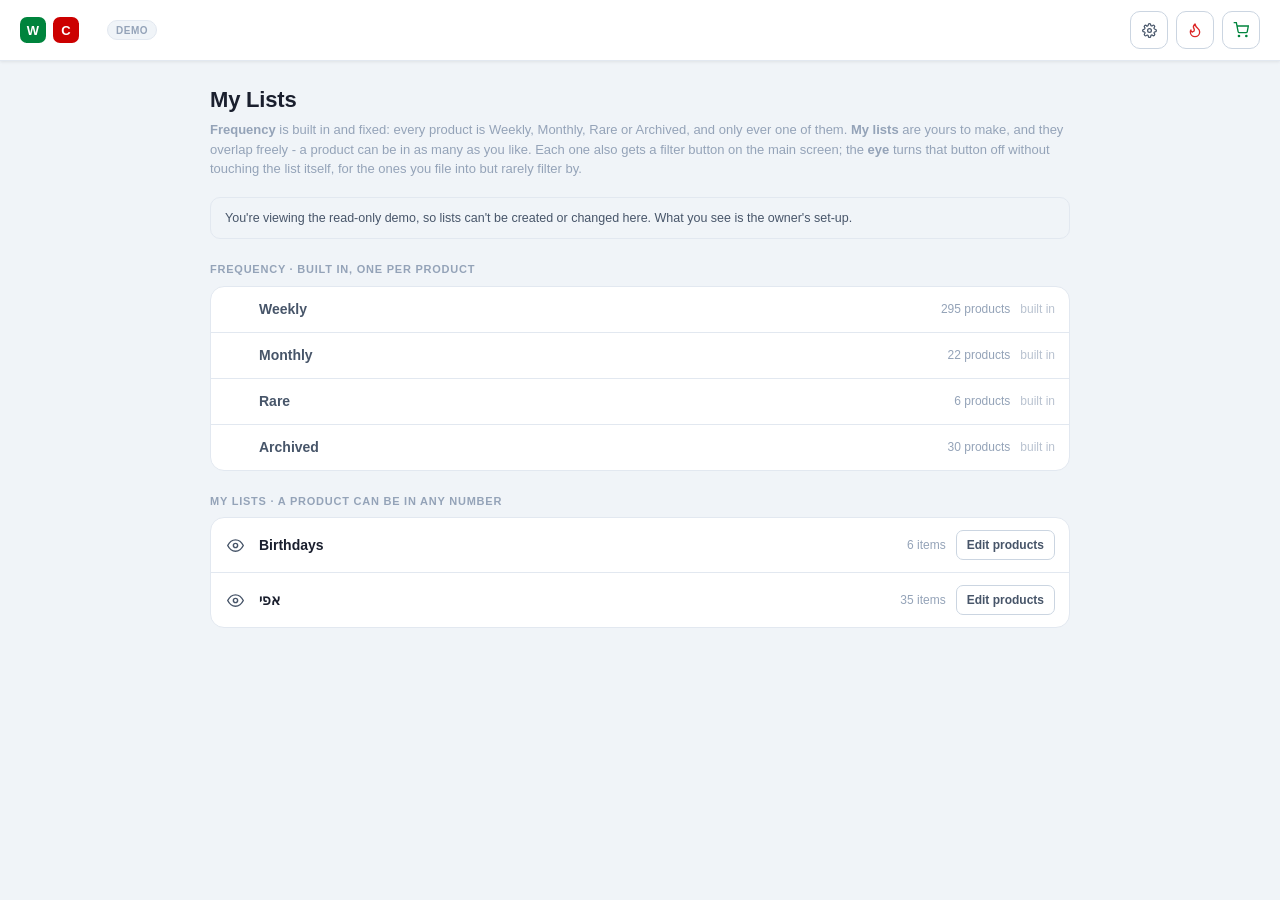
<file: docs/lists.html>
<!DOCTYPE html>
<html lang="en">
<head>
  <meta charset="UTF-8" />
  <meta name="viewport" content="width=device-width, initial-scale=1.0, viewport-fit=cover" />
  <title>My Lists - PriceWatch</title>
  <meta name="theme-color" content="#00843D" />
  <link rel="icon" type="image/svg+xml" href="favicon.svg" />
  <script>
  (function () {
    try {
      var t = localStorage.getItem('pw_theme') || 'light';
      var dark = t === 'dark' || (t === 'auto' && matchMedia('(prefers-color-scheme: dark)').matches);
      if (dark) document.documentElement.setAttribute('data-theme', 'dark');
    } catch (e) {}
  })();
  </script>
  <link rel="stylesheet" href="style.css?v=176" />
  <style>
    .lists-wrap { max-width: 900px; margin: 0 auto; padding: 22px 20px 80px; }
    .lists-head { display: flex; align-items: baseline; gap: 12px; margin-bottom: 4px; flex-wrap: wrap; }
    .lists-head h1 { font-size: 22px; font-weight: 700; letter-spacing: -0.2px; }
    /* No max-width: the 900px page already sets the measure, and a 68ch cap on
       top of it broke this two-sentence intro onto a third line for no reason. */
    .lists-sub { font-size: 13px; color: var(--text-soft); margin-bottom: 18px; }

    .lists-section-t {
      font-size: 11px; font-weight: 800; letter-spacing: .07em; text-transform: uppercase;
      color: var(--text-soft); margin: 22px 0 8px;
    }
    .lists-card {
      background: var(--card); border: 1px solid var(--border);
      border-radius: var(--radius-lg); overflow: hidden;
    }
    .lrow {
      display: flex; align-items: center; gap: 10px;
      padding: 12px 14px; border-bottom: 1px solid var(--border);
    }
    .lrow:last-child { border-bottom: none; }
    .lrow-name { font-weight: 600; font-size: 14px; flex: 1; min-width: 0; }
    .lrow-count {
      font-size: 12px; color: var(--text-soft); font-variant-numeric: tabular-nums;
      white-space: nowrap;
    }
    .lrow-actions { display: flex; gap: 6px; flex-shrink: 0; }

    /* Main-screen visibility. Leads the row rather than joining the action
       cluster: it is a PROPERTY of the list ("does this reach the main
       screen"), not a third thing to do to it, and dressing it as a fourth
       text button put a harmless toggle beside Delete at the same weight. */
    .lvis {
      flex-shrink: 0; display: grid; place-items: center;
      width: 28px; height: 28px; padding: 0; margin-left: -4px;
      background: none; border: none; border-radius: 7px;
      /* --text-mid, matching the .lbtn siblings, not the --text-soft used for
         counts: this is a control, and against the dark card --text-soft only
         just clears the 3:1 an icon control needs. */
      color: var(--text-mid); cursor: pointer;
    }
    .lvis:hover { background: var(--bg); color: var(--text); }
    .lvis:focus-visible { outline: 2px solid var(--ww); outline-offset: 1px; }
    .lvis svg { display: block; }
    /* Off: the whole row recedes, so one glance down the card says which lists
       reach the main screen - no badge to read on each one. */
    .lrow-off .lrow-name, .lrow-off .lrow-count { opacity: .45; }
    .lvis-spacer { flex-shrink: 0; width: 28px; margin-left: -4px; }
    /* Thumb-sized where there's a thumb. The row is 54px tall, so this grows the
       target without moving anything. */
    @media (pointer: coarse) { .lvis { width: 40px; height: 40px; margin-left: -8px; } }

    /* Narrow screens: the actions drop to their own line. Three buttons plus the
       eye left the NAME at zero width on a 375px phone in owner mode - the row
       was all controls and no clue which list they acted on. Indented to the
       name's column so the eye still reads as leading the whole row. */
    @media (max-width: 560px) {
      .lrow { flex-wrap: wrap; row-gap: 9px; }
      .lrow-actions { flex-basis: 100%; margin-left: 38px; }
    }
    .lbtn {
      font: inherit; font-size: 12px; font-weight: 600; cursor: pointer;
      background: var(--card); color: var(--text-mid);
      border: 1px solid var(--border-strong); border-radius: 7px; padding: 5px 10px;
    }
    .lbtn:hover { background: var(--bg); color: var(--text); }
    .lbtn.danger:hover { border-color: var(--coles); color: var(--coles); }
    .lbtn.primary { background: var(--ww); border-color: var(--ww); color: #fff; }
    .lbtn.primary:hover { background: #006B31; }
    .lrow-builtin .lrow-name { color: var(--text-mid); }

    .lists-empty { padding: 22px 14px; text-align: center; color: var(--text-soft); font-size: 13px; }

    /* Member editor */
    .members-head { display: flex; align-items: center; gap: 10px; margin: 22px 0 8px; flex-wrap: wrap; }
    .members-head h2 { font-size: 16px; font-weight: 700; }
    .members-tools { display: flex; gap: 8px; align-items: center; margin-left: auto; flex-wrap: wrap; }
    #memberSearch {
      font: inherit; font-size: 13px; padding: 7px 11px; border-radius: 8px;
      border: 1px solid var(--border-strong); background: var(--card); color: var(--text);
      min-width: 180px;
    }
    .member-list { max-height: 460px; overflow-y: auto; }
    .mrow {
      display: flex; align-items: center; gap: 10px;
      padding: 9px 14px; border-bottom: 1px solid var(--border); font-size: 13.5px;
    }
    .mrow:last-child { border-bottom: none; }
    .mrow input { width: 16px; height: 16px; accent-color: var(--ww); cursor: pointer; flex-shrink: 0; }
    .mrow label { flex: 1; min-width: 0; cursor: pointer; }
    .mrow .mrow-in { font-size: 11px; color: var(--text-soft); white-space: nowrap; }

    /* Create dialog */
    .lform { display: grid; gap: 14px; }
    .lform label.f { font-size: 12px; font-weight: 700; color: var(--text-mid); display: block; margin-bottom: 5px; }
    .lform input[type=text] {
      font: inherit; font-size: 14px; padding: 9px 11px; width: 100%;
      border: 1px solid var(--border-strong); border-radius: 8px;
      background: var(--card); color: var(--text); box-sizing: border-box;
    }
    .form-note { font-size: 11.5px; color: var(--text-soft); margin-top: 5px; }

    /* Owner-only: a visitor can look, but lists are shared data they can't publish. */
    .pw-viewer .owner-only { display: none !important; }
    .viewer-note {
      display: none; background: var(--bg); border: 1px solid var(--border);
      border-radius: 10px; padding: 11px 14px; font-size: 12.5px; color: var(--text-mid);
      margin-bottom: 16px;
    }
    .pw-viewer .viewer-note { display: block; }
  </style>
</head>
<body>

<header data-page="lists"></header>
<script src="header.js?v=27"></script>

<div class="lists-wrap">
  <div class="lists-head"><h1>My Lists</h1></div>
  <p class="lists-sub">
    <strong>Frequency</strong> is built in and fixed: every product is Weekly, Monthly, Rare or
    Archived, and only ever one of them. <strong>My lists</strong> are yours to make, and they
    overlap freely - a product can be in as many as you like. Each one also gets a filter button on
    the main screen; the <strong>eye</strong> turns that button off without touching the list itself,
    for the ones you file into but rarely filter by.
  </p>

  <div class="viewer-note">
    You're viewing the read-only demo, so lists can't be created or changed here. What you see is the
    owner's set-up.
  </div>

  <div class="lists-section-t">Frequency &middot; built in, one per product</div>
  <div class="lists-card" id="builtinCard"></div>

  <div class="lists-section-t" style="display:flex;align-items:center;gap:10px">
    <span>My lists &middot; a product can be in any number</span>
    <button class="lbtn primary owner-only" id="newListBtn" style="margin-left:auto">+ Create new list</button>
  </div>
  <div class="lists-card" id="customCard"></div>

  <div id="memberEditor" style="display:none">
    <div class="members-head">
      <h2 id="memberTitle">Products</h2>
      <div class="members-tools">
        <input type="search" id="memberSearch" placeholder="Search products…" autocomplete="off" />
        <button class="lbtn" id="memberOnlyIn">Show ticked only</button>
        <button class="lbtn" id="memberClose">Done</button>
      </div>
    </div>
    <div class="lists-card"><div class="member-list" id="memberList"></div></div>
  </div>
</div>

<!-- Create / rename dialog -->
<div class="modal-overlay" id="listModal">
  <div class="modal">
    <button class="modal-close" id="listModalClose">✕</button>
    <h2 id="listModalTitle">Create a list</h2>
    <div class="lform">
      <div>
        <label class="f" for="listName">List name</label>
        <input type="text" id="listName" placeholder="e.g. BBQ night" />
      </div>
      <!-- Nothing else to ask. Your lists always overlap, so there is no mode to
           pick - only the built-in frequency four are single-select, and those
           can't be created or changed here. -->
      <div class="form-note" id="listHint">A product can be in this and any of your other lists at the same time.</div>
    </div>
    <div class="modal-actions">
      <button class="btn btn-ghost" id="listCancel">Cancel</button>
      <button class="btn btn-primary" id="listSave">Create</button>
    </div>
  </div>
</div>

<script src="name_map.js?v=56"></script>
<script src="utils.js?v=155"></script>
<script>
/* ── Manage Lists ────────────────────────────────────────────────────────────
   Reads the same pw_lists_v1 the main page filters on (loadLists/saveLists and
   setListMembership live in utils.js so both pages share one writer).

   The built-in frequency set is rendered from pw_priorities_v1 and is READ-ONLY
   here on purpose: it stays the single source of frequency, and this page exists
   to explain the whole system in one place, not to become a second way to edit
   half of it. Change frequency where you always have - the table's Priority
   control. */
const BUILTIN = [
  ['weekly',  'Weekly'],
  ['monthly', 'Monthly'],
  ['rare',    'Rare'],
  ['archive', 'Archived'],
];

let _items = [];          // every product name the app knows about
let _editingKey = null;   // list whose membership is open
let _onlyTicked = false;
let _modalMode = 'create';
let _renameKey = null;

const $ = (id) => document.getElementById(id);
const viewer = () => isViewerMode();

async function loadItems() {
  try {
    const r = await fetch(`data/latest.json?t=${Date.now()}`);
    if (!r.ok) return;
    const d = await r.json();
    _items = (d.items || [])
      .map(i => i.list_item)
      .filter(n => !(typeof REMOVED_ITEMS !== 'undefined' && REMOVED_ITEMS.has(n)))
      .sort((a, b) => shortName(a).localeCompare(shortName(b)));
  } catch {}
}

function priorityCounts() {
  let pr = {};
  try { pr = JSON.parse(localStorage.getItem('pw_priorities_v1') || '{}'); } catch {}
  const c = { weekly: 0, monthly: 0, rare: 0, archive: 0 };
  for (const name of _items) {
    // Same default the table applies to a product with no explicit frequency.
    const p = pr[name] || 'weekly';
    if (c[p] != null) c[p]++;
  }
  return c;
}

function renderBuiltins() {
  const counts = priorityCounts();
  $('builtinCard').innerHTML = BUILTIN.map(([k, label]) => `
    <div class="lrow lrow-builtin">
      <!-- Holds the eye column open so the two cards' names line up. No eye
           itself: the frequency four are always on the main screen, and a
           greyed-out one here would look like a control that had stopped
           working rather than one that was never offered. -->
      <span class="lvis-spacer" aria-hidden="true"></span>
      <span class="lrow-name">${esc(label)}</span>
      <span class="lrow-count">${counts[k] || 0} product${counts[k] === 1 ? '' : 's'}</span>
      <span class="lrow-actions"><span class="lrow-count" style="opacity:.65">built in</span></span>
    </div>`).join('');
}

/* Same 24-box, stroke-2 outline set the header and the rest of the app use, so
   this button doesn't read as a different family of icon. */
const EYE = '<svg width="17" height="17" viewBox="0 0 24 24" fill="none" stroke="currentColor" stroke-width="2" stroke-linecap="round" stroke-linejoin="round"><path d="M1 12s4-8 11-8 11 8 11 8-4 8-11 8-11-8-11-8z"/><circle cx="12" cy="12" r="3"/></svg>';
const EYE_OFF = '<svg width="17" height="17" viewBox="0 0 24 24" fill="none" stroke="currentColor" stroke-width="2" stroke-linecap="round" stroke-linejoin="round"><path d="M17.94 17.94A10.07 10.07 0 0 1 12 20c-7 0-11-8-11-8a18.45 18.45 0 0 1 5.06-5.94M9.9 4.24A9.12 9.12 0 0 1 12 4c7 0 11 8 11 8a18.5 18.5 0 0 1-2.16 3.19m-6.72-1.07a3 3 0 1 1-4.24-4.24"/><line x1="1" y1="1" x2="23" y2="23"/></svg>';

function renderCustom() {
  const all = loadLists();
  const keys = Object.keys(all).sort((a, b) =>
    (all[a].label || a).localeCompare(all[b].label || b));
  const card = $('customCard');
  if (!keys.length) {
    card.innerHTML = `<div class="lists-empty">No lists yet. ${
      viewer() ? '' : 'Use <strong>+ Create new list</strong> to make one.'}</div>`;
    return;
  }
  // No kind badge: every list here behaves the same way, so a badge saying so on
  // each row would be noise. The section heading states it once.
  card.innerHTML = keys.map(k => {
    const l = all[k];
    const n = (l.items || []).length;
    const shown = listShownOnMain(k);
    // aria-pressed, not just a swapped icon: the state has to reach a screen
    // reader too, and the label names the ACTION so it reads the same way the
    // tooltip does.
    const label = shown
      ? `Hide the "${l.label || k}" filter from the main screen`
      : `Show the "${l.label || k}" filter on the main screen`;
    return `
      <div class="lrow${shown ? '' : ' lrow-off'}" data-key="${escAttr(k)}">
        <button class="lvis" data-act="vis" aria-pressed="${shown}"
                title="${escAttr(label)}" aria-label="${escAttr(label)}">${shown ? EYE : EYE_OFF}</button>
        <span class="lrow-name">${esc(l.label || k)}</span>
        <span class="lrow-count">${n} item${n === 1 ? '' : 's'}</span>
        <span class="lrow-actions">
          <button class="lbtn" data-act="edit">Edit products</button>
          <button class="lbtn owner-only" data-act="rename">Rename</button>
          <button class="lbtn danger owner-only" data-act="delete">Delete</button>
        </span>
      </div>`;
  }).join('');
}

function renderMembers() {
  if (!_editingKey) { $('memberEditor').style.display = 'none'; return; }
  const all = loadLists();
  const list = all[_editingKey];
  if (!list) { _editingKey = null; $('memberEditor').style.display = 'none'; return; }
  $('memberEditor').style.display = '';
  $('memberTitle').textContent = `Products in "${list.label || _editingKey}"`;
  const q = ($('memberSearch').value || '').toLowerCase().trim();
  const inList = new Set(list.items || []);
  const rows = _items.filter(n => {
    if (_onlyTicked && !inList.has(n)) return false;
    return !q || shortName(n).toLowerCase().includes(q) || n.toLowerCase().includes(q);
  });
  // Where else this product already sits, so an exclusive move is not a surprise.
  const others = (n) => Object.entries(all)
    .filter(([k, l]) => k !== _editingKey && (l.items || []).includes(n))
    .map(([, l]) => l.label).join(', ');
  $('memberList').innerHTML = rows.length ? rows.map(n => {
    const o = others(n);
    return `<div class="mrow">
      <input type="checkbox" id="m_${escAttr(n)}" data-item="${escAttr(n)}"
             ${inList.has(n) ? 'checked' : ''} ${viewer() ? 'disabled' : ''}>
      <label for="m_${escAttr(n)}">${esc(shortName(n))}</label>
      ${o ? `<span class="mrow-in">in ${esc(o)}</span>` : ''}
    </div>`;
  }).join('') : `<div class="lists-empty">No products match.</div>`;
}

function renderAll() { renderBuiltins(); renderCustom(); renderMembers(); }

/* ── Create / rename dialog ── */
function openListModal(mode, key) {
  _modalMode = mode; _renameKey = key || null;
  const all = loadLists();
  $('listModalTitle').textContent = mode === 'rename' ? 'Rename list' : 'Create a list';
  $('listSave').textContent = mode === 'rename' ? 'Save' : 'Create';
  $('listName').value = mode === 'rename' ? (all[key]?.label || '') : '';
  // The overlap hint is only meaningful when creating; renaming changes nothing
  // about how the list behaves.
  $('listHint').style.display = mode === 'rename' ? 'none' : '';
  // '.open', not '.show' - style.css gates .modal-overlay on .open, so the
  // dialog was being "opened" into a class nothing styled and the button looked
  // dead. Same class every other modal in the app uses.
  $('listModal').classList.add('open');
  setTimeout(() => $('listName').focus(), 30);
}
function closeListModal() { $('listModal').classList.remove('open'); }

function saveFromModal() {
  const label = $('listName').value.trim();
  if (!label) { alert('Give the list a name.'); return; }
  const all = loadLists();
  if (_modalMode === 'rename') {
    if (all[_renameKey]) { all[_renameKey].label = label; saveLists(all); }
  } else {
    const key = listKeyFor(label, all);
    all[key] = { label, items: [] };
    saveLists(all);
    _editingKey = key;    // straight into picking its products
  }
  closeListModal();
  renderAll();
}

/* ── Wiring ── */
document.addEventListener('DOMContentLoaded', async () => {
  await loadItems();
  renderAll();

  $('newListBtn').addEventListener('click', () => openListModal('create'));
  $('listModalClose').addEventListener('click', closeListModal);
  $('listCancel').addEventListener('click', closeListModal);
  $('listSave').addEventListener('click', saveFromModal);
  $('listName').addEventListener('keydown', e => { if (e.key === 'Enter') saveFromModal(); });

  $('customCard').addEventListener('click', (e) => {
    const btn = e.target.closest('button[data-act]');
    if (!btn) return;
    const key = btn.closest('.lrow')?.dataset.key;
    if (!key) return;
    const all = loadLists();
    if (btn.dataset.act === 'vis') {
      // Not owner-only: this hides a filter chip on your own screen, changes no
      // product data, and is one click to undo - the same class of preference as
      // the theme and trend-range switches.
      setListHidden(key, listShownOnMain(key));
      renderCustom();
      // renderCustom replaces the whole card, so the button that was just
      // pressed no longer exists and focus would fall back to <body> - leaving a
      // keyboard user at the top of the page after every toggle.
      $('customCard').querySelector(`.lrow[data-key="${CSS.escape(key)}"] .lvis`)?.focus();
    } else if (btn.dataset.act === 'edit') {
      _editingKey = key; _onlyTicked = false; $('memberSearch').value = '';
      renderMembers();
      $('memberEditor').scrollIntoView({ behavior: 'smooth', block: 'start' });
    } else if (btn.dataset.act === 'rename') {
      openListModal('rename', key);
    } else if (btn.dataset.act === 'delete') {
      const l = all[key];
      const n = (l.items || []).length;
      // Deleting a list is safe by construction - membership is the only thing
      // stored on it. Say so, so it doesn't read like deleting the products.
      if (!confirm(`Delete the list "${l.label || key}"?\n\n${
        n ? `Its ${n} product${n === 1 ? '' : 's'} stay in your list - they just stop being tagged.`
          : 'It has no products in it.'}`)) return;
      delete all[key];
      saveLists(all);
      // The visibility flag is keyed by slug and lives outside the list map, so
      // it would outlive the list - and listKeyFor reuses a freed slug, so the
      // next list of the same name would be born with no pill and no clue why.
      forgetListVisibility(key);
      if (_editingKey === key) _editingKey = null;
      renderAll();
    }
  });

  $('memberList').addEventListener('change', (e) => {
    const cb = e.target.closest('input[type=checkbox][data-item]');
    if (!cb || !_editingKey) return;
    setListMembership(cb.dataset.item, _editingKey, cb.checked);
    renderCustom();
    renderMembers();   // re-render: an exclusive tick changes other lists' rows
  });
  $('memberSearch').addEventListener('input', renderMembers);
  $('memberOnlyIn').addEventListener('click', () => {
    _onlyTicked = !_onlyTicked;
    $('memberOnlyIn').textContent = _onlyTicked ? 'Show all' : 'Show ticked only';
    renderMembers();
  });
  $('memberClose').addEventListener('click', () => { _editingKey = null; renderMembers(); });
});
</script>
</body>
</html>
</file>
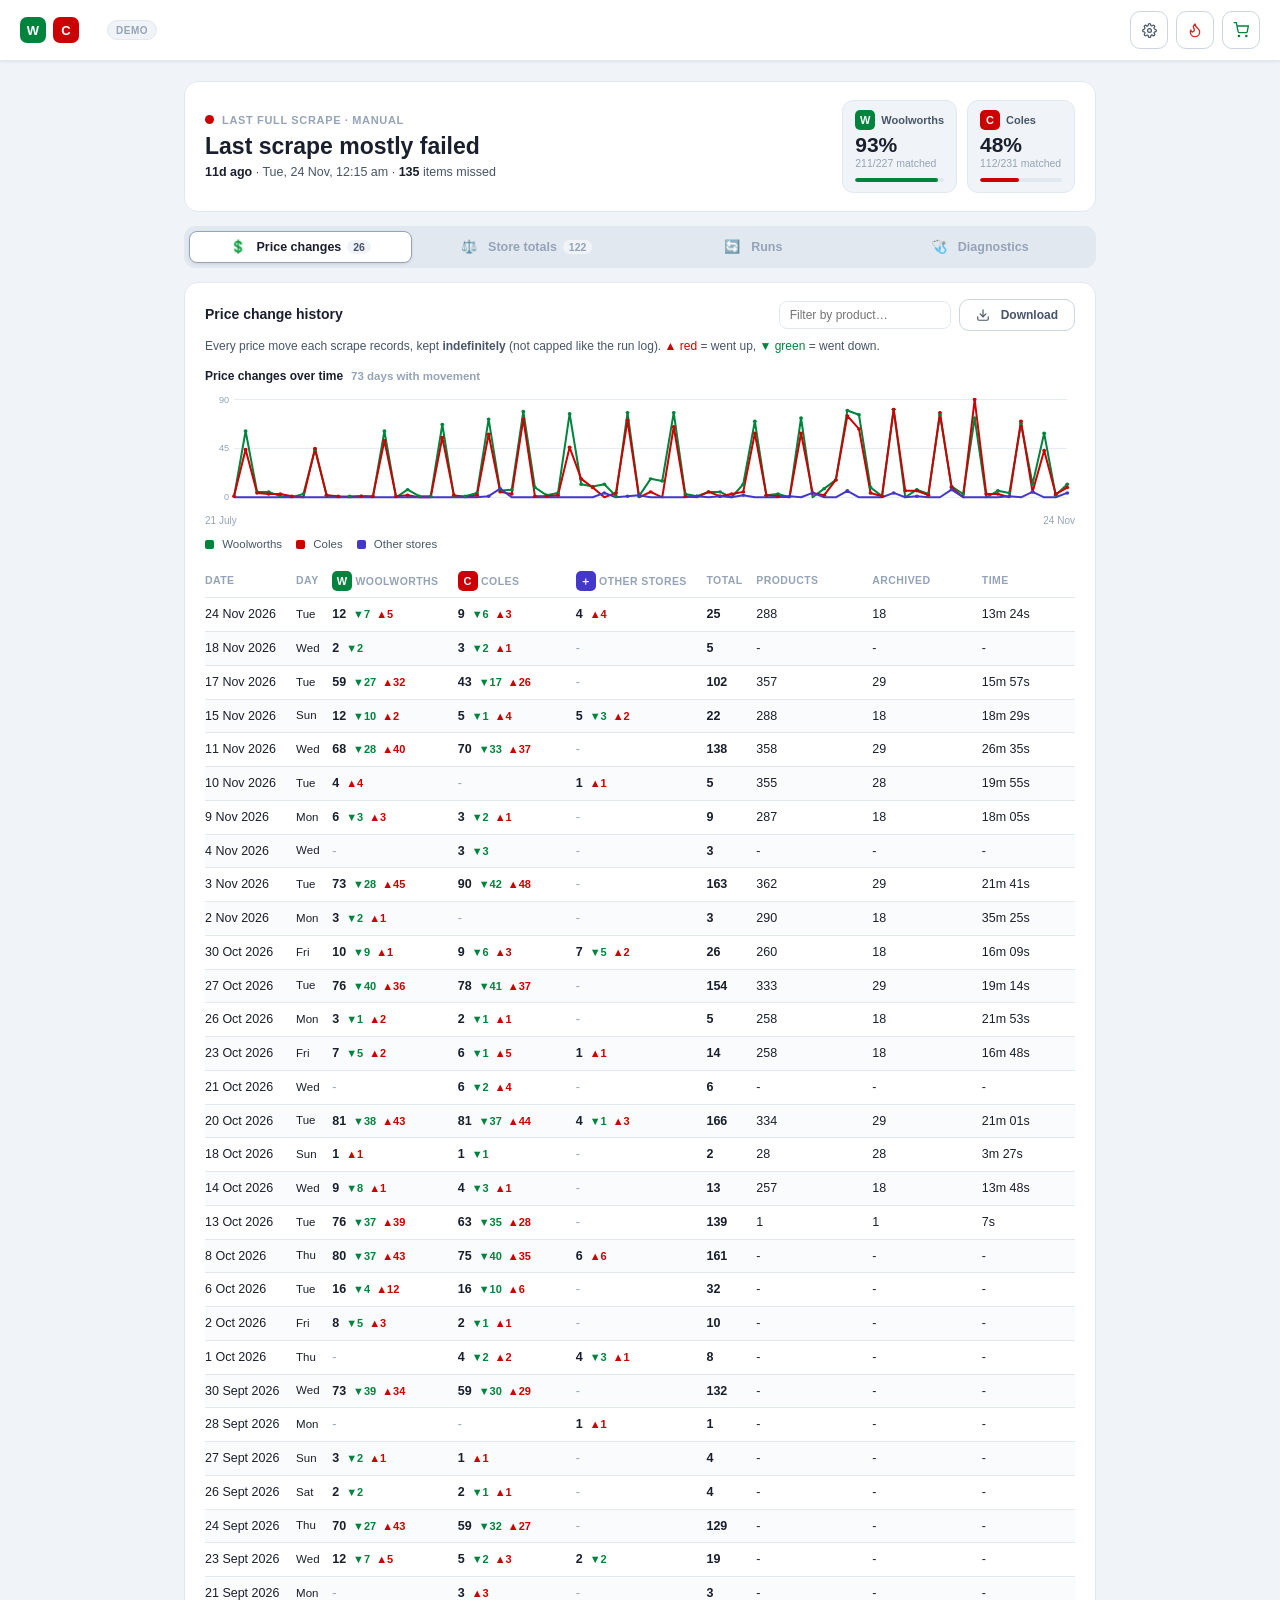
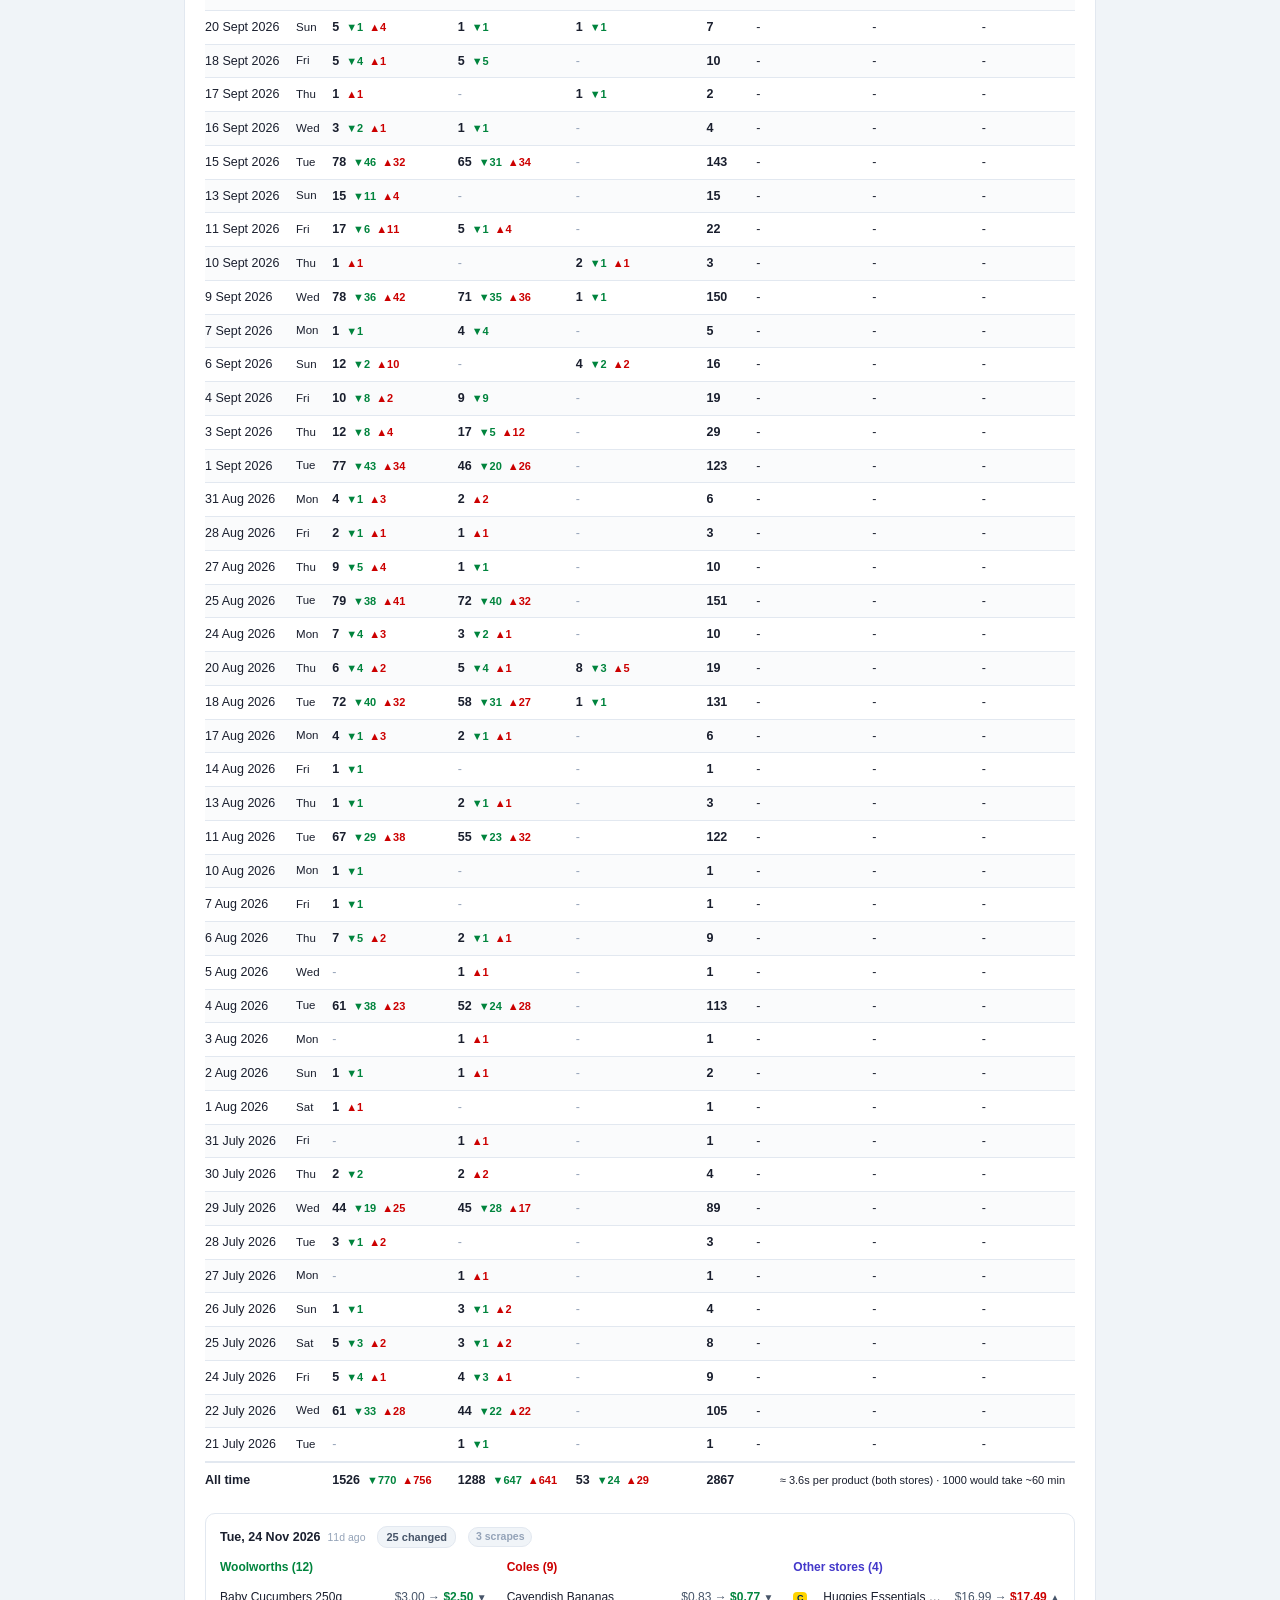
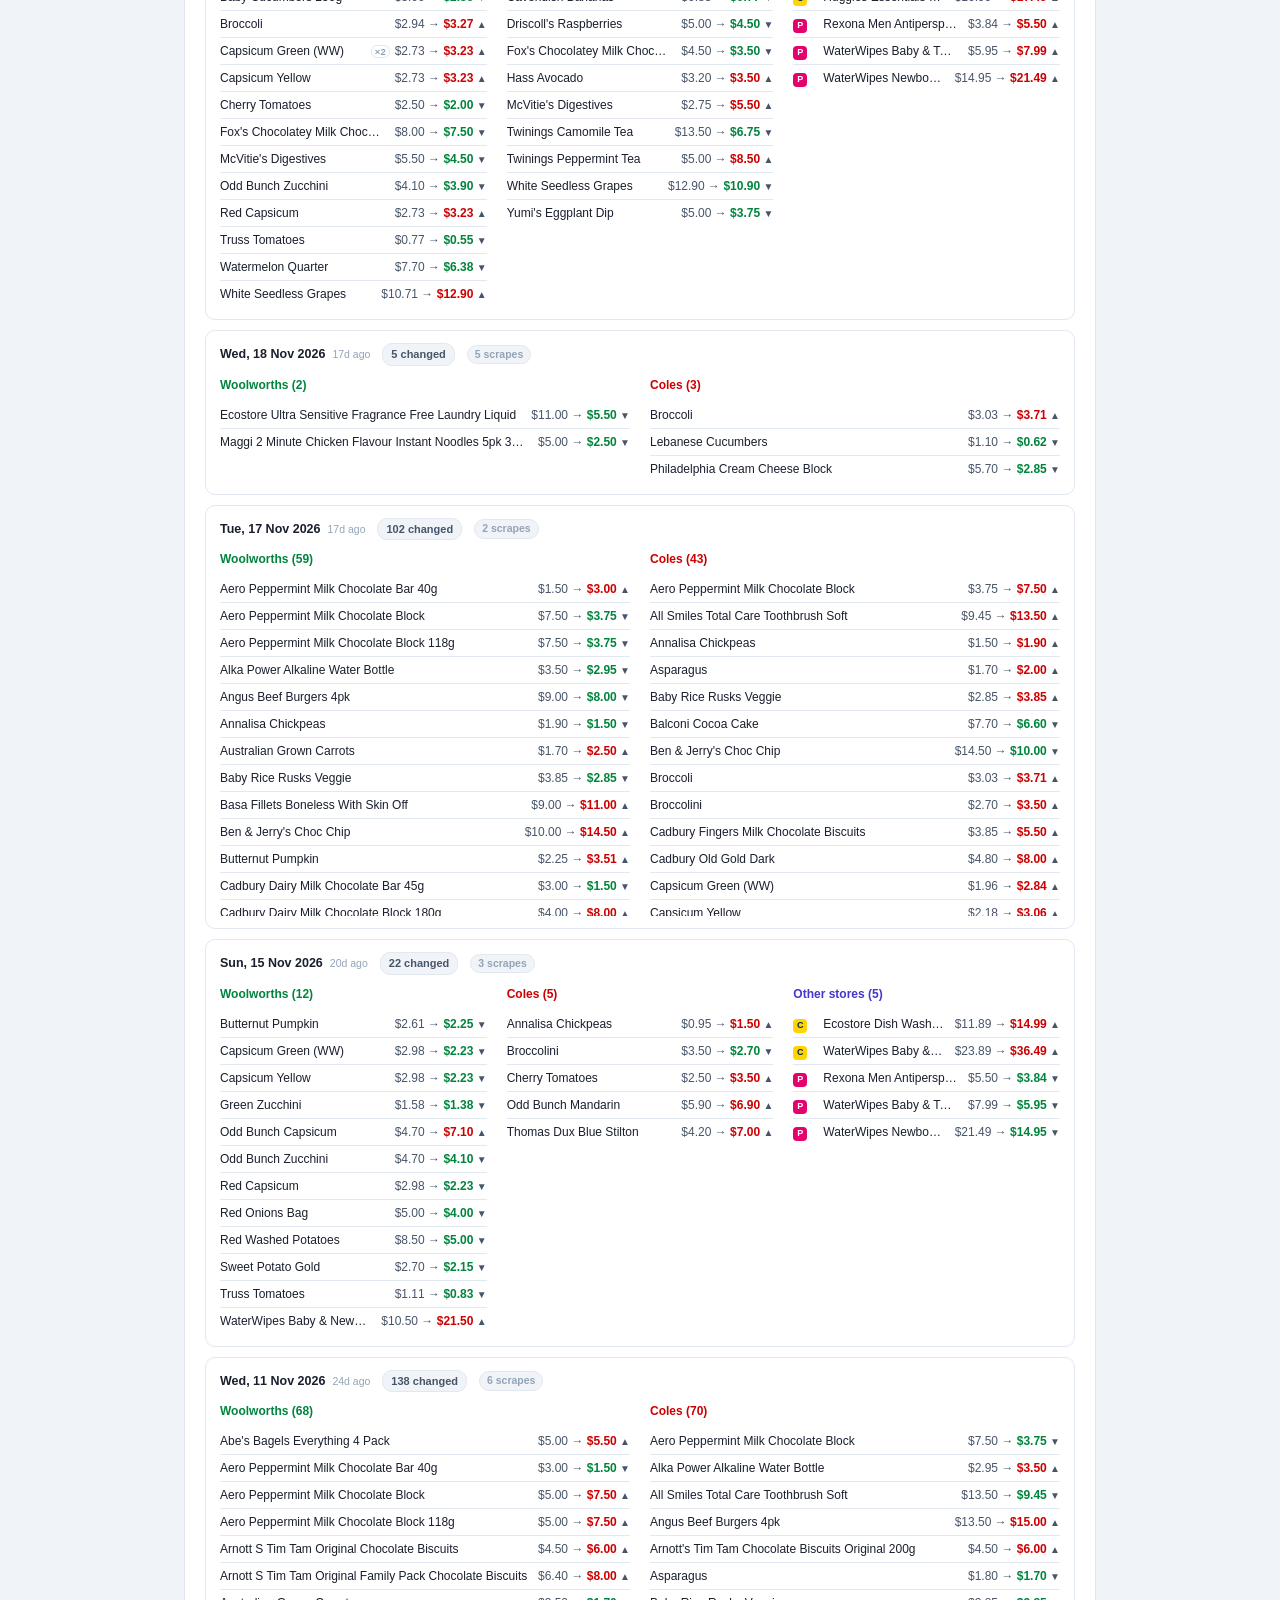
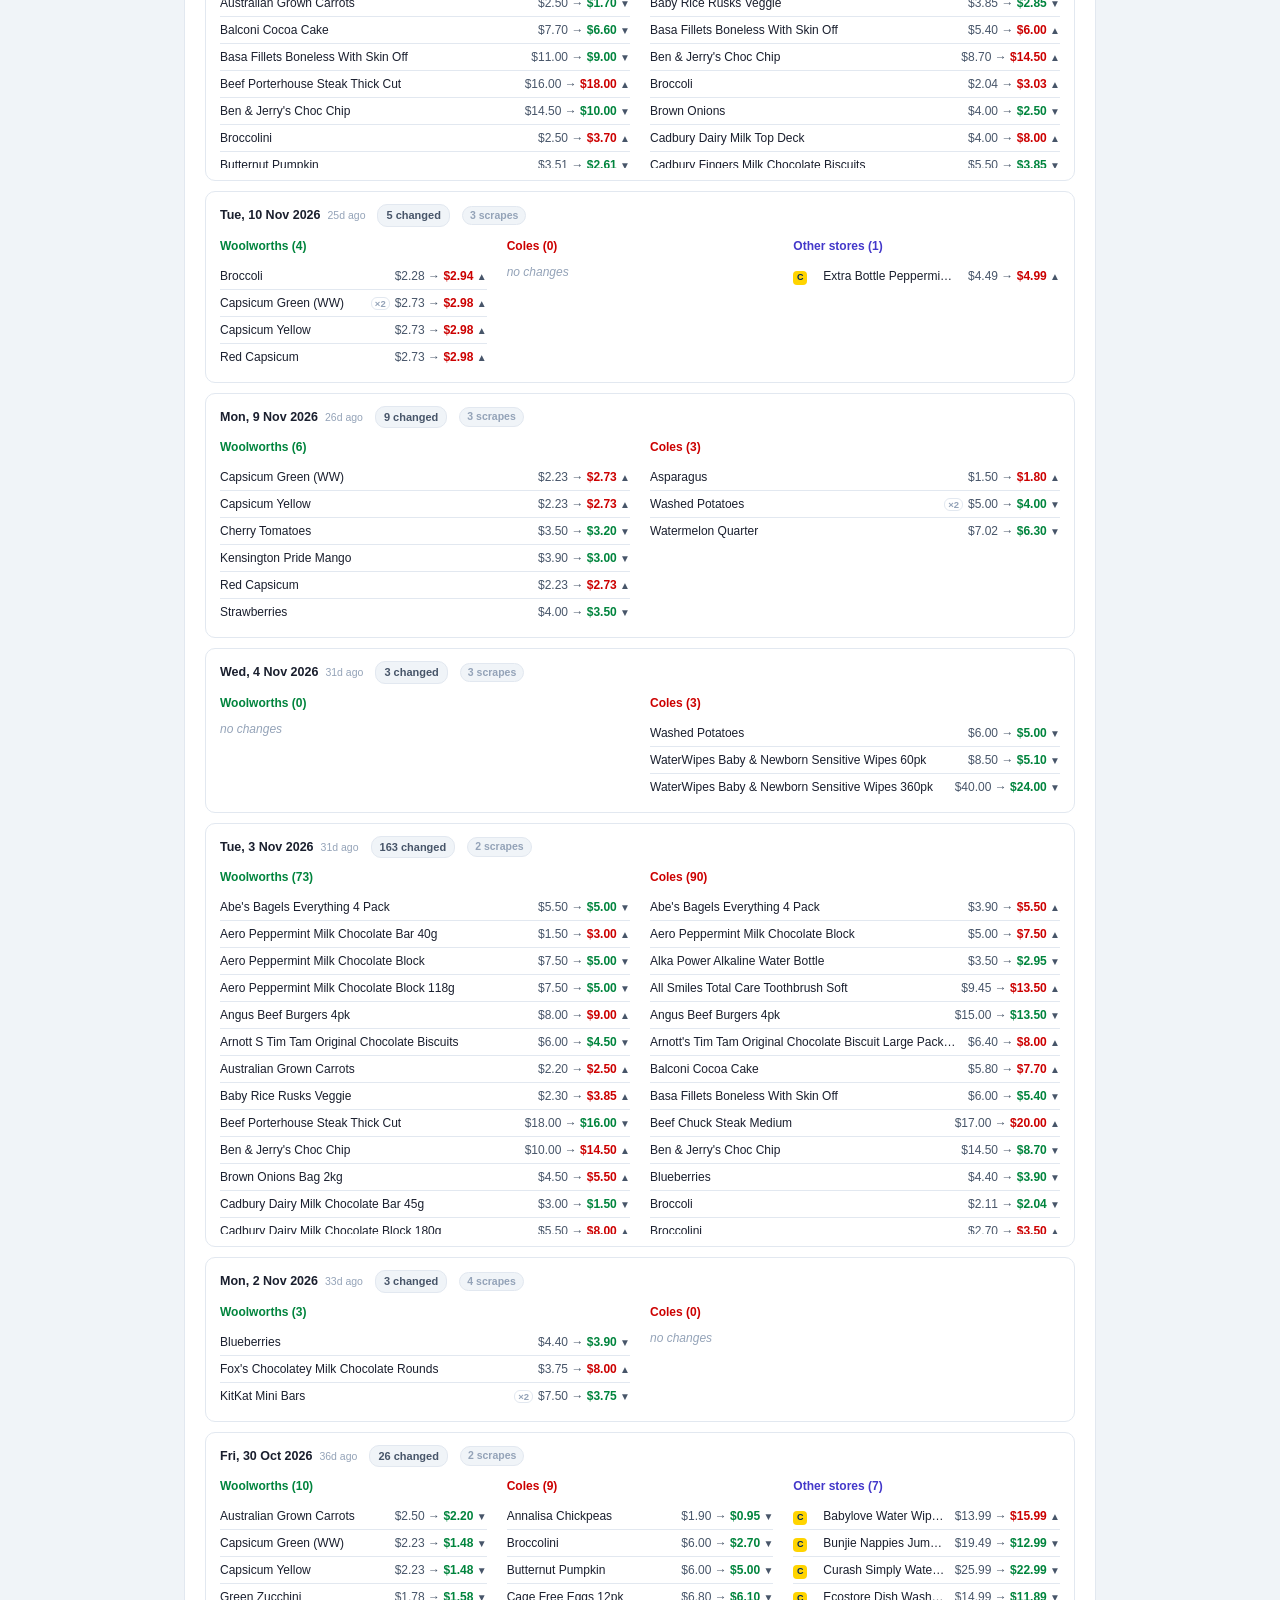
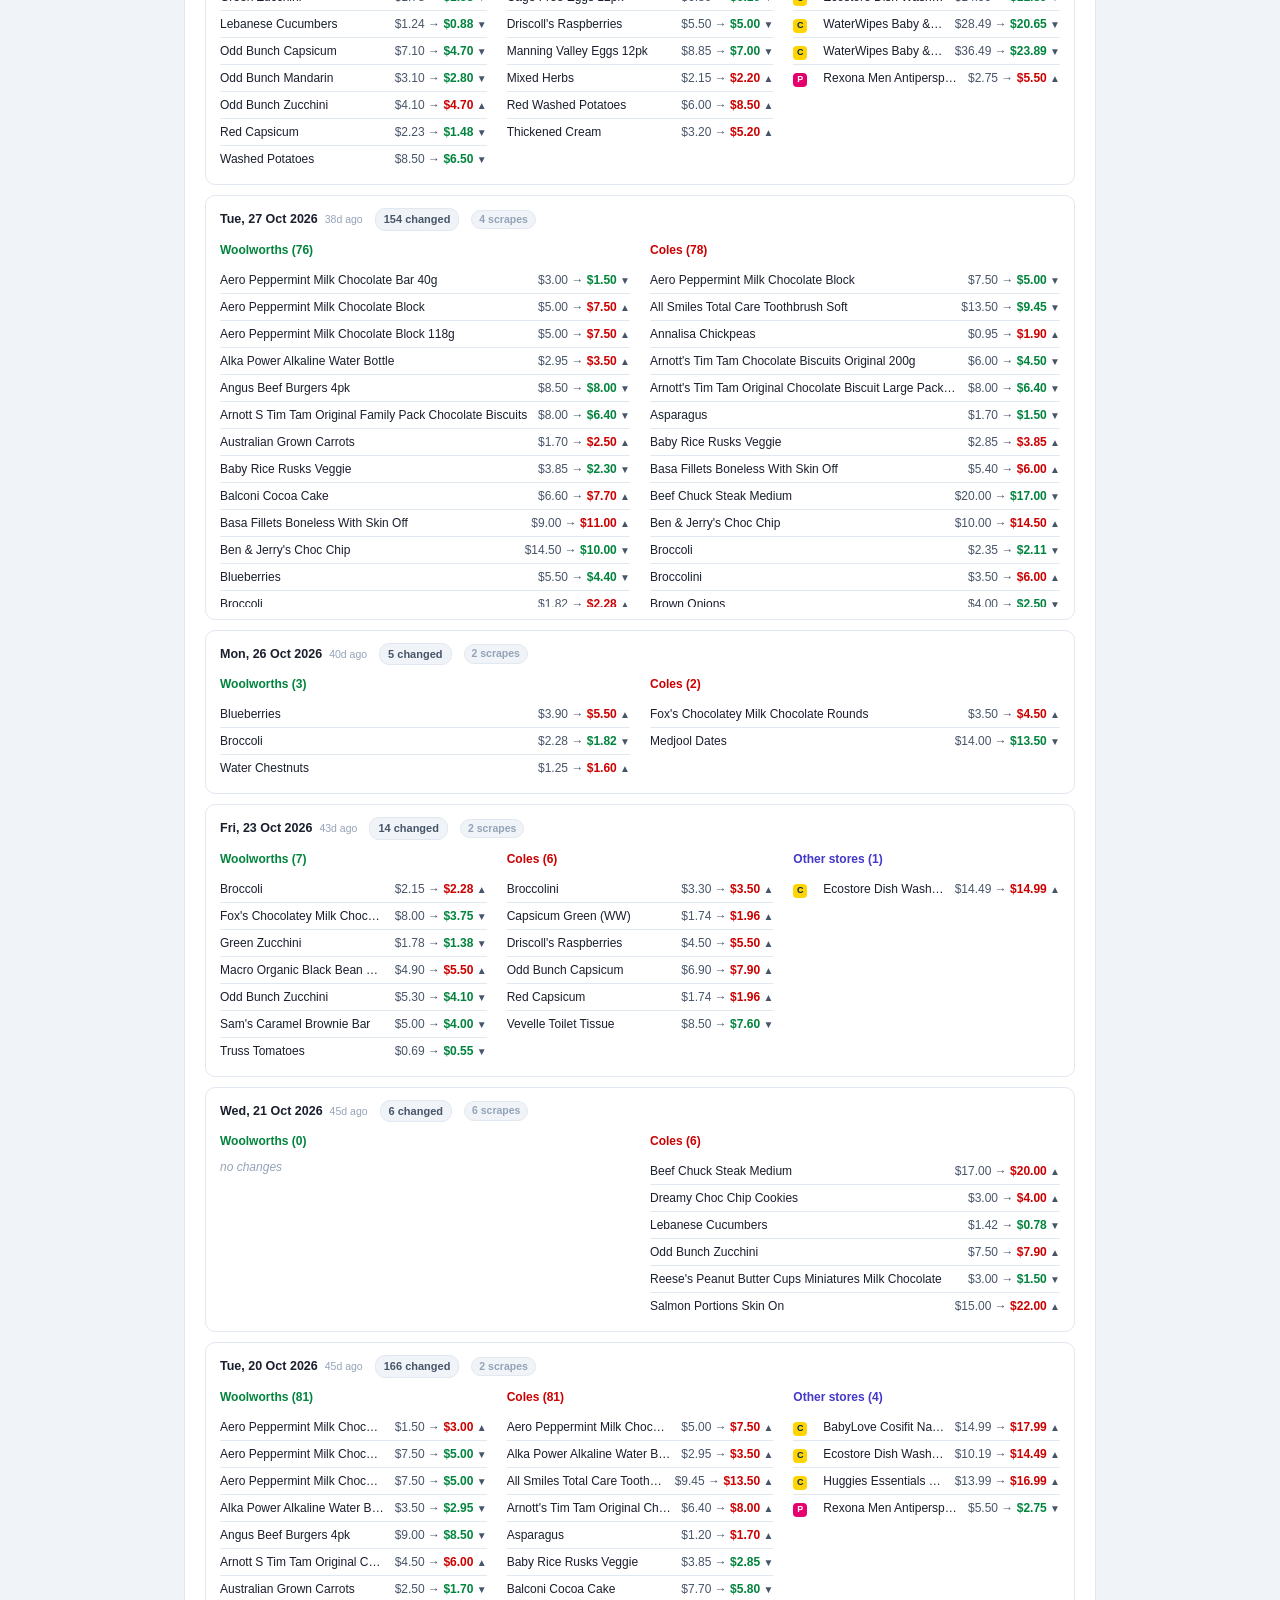
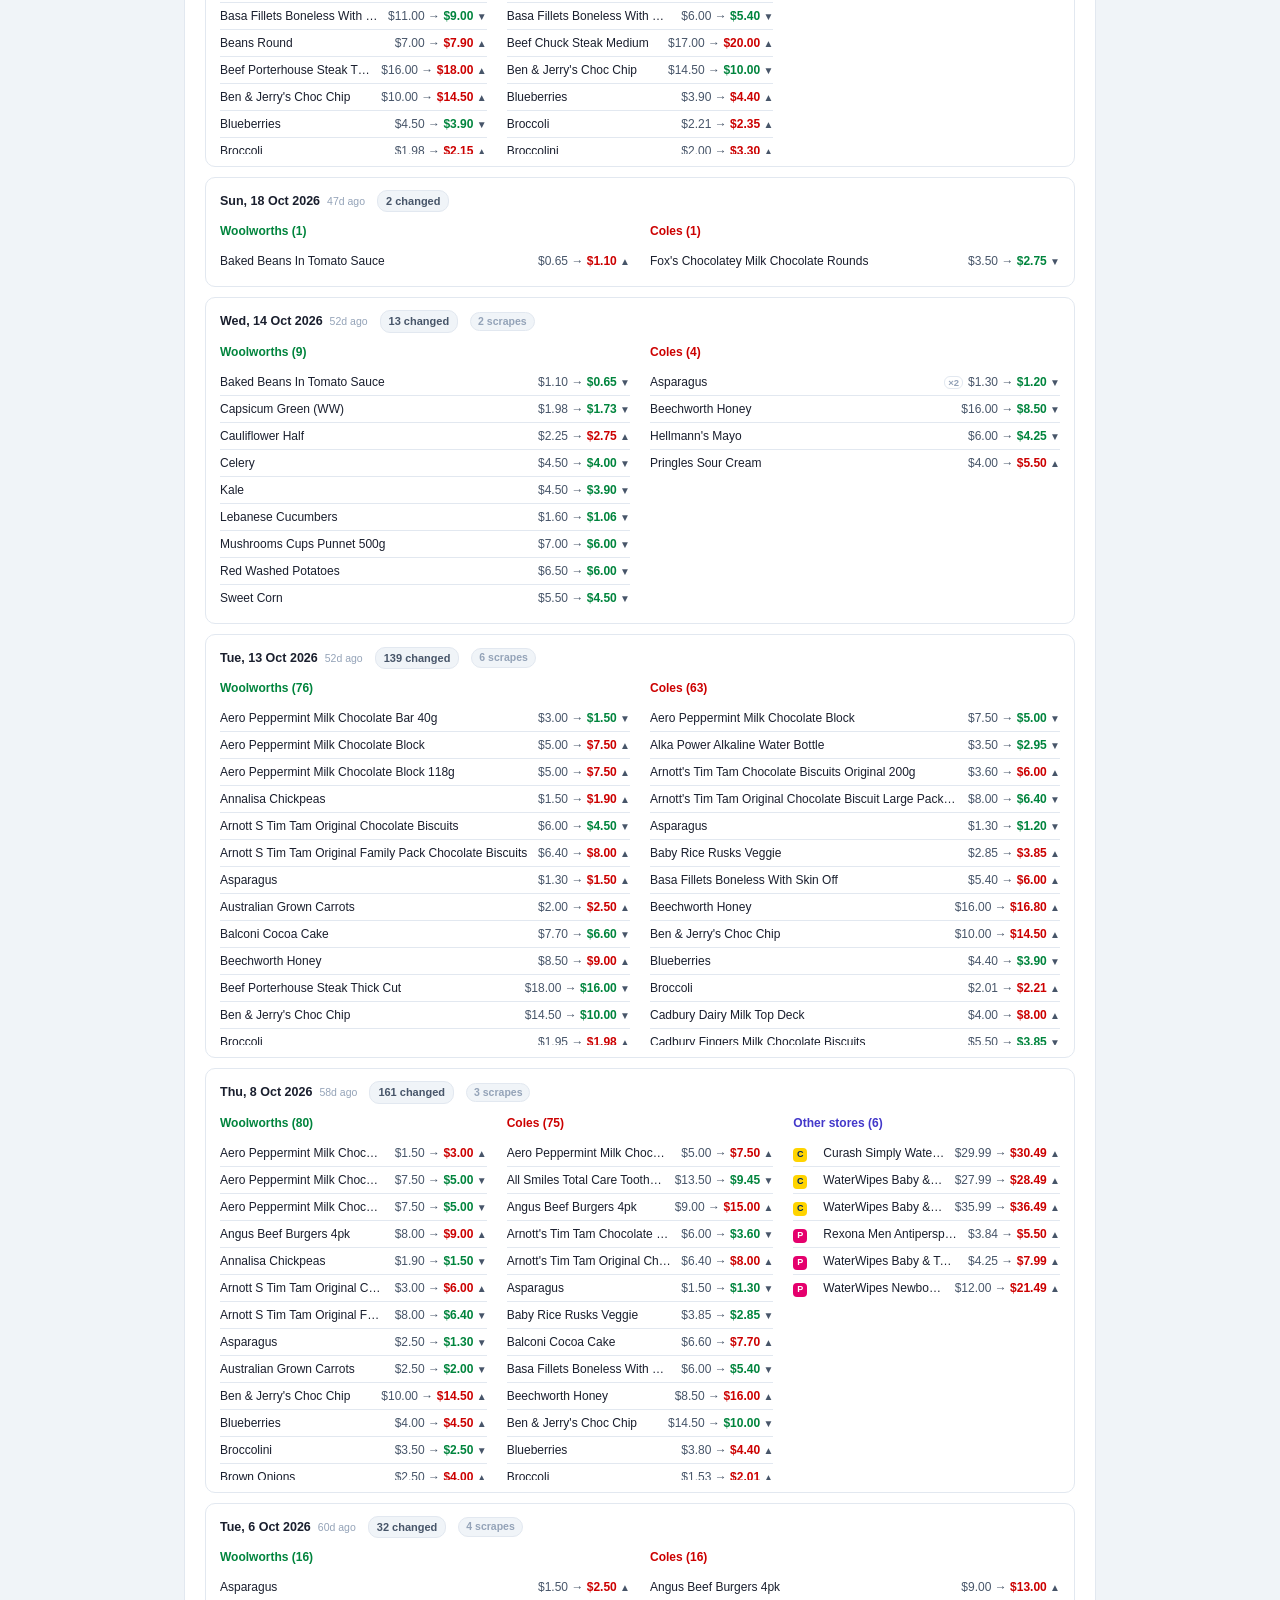
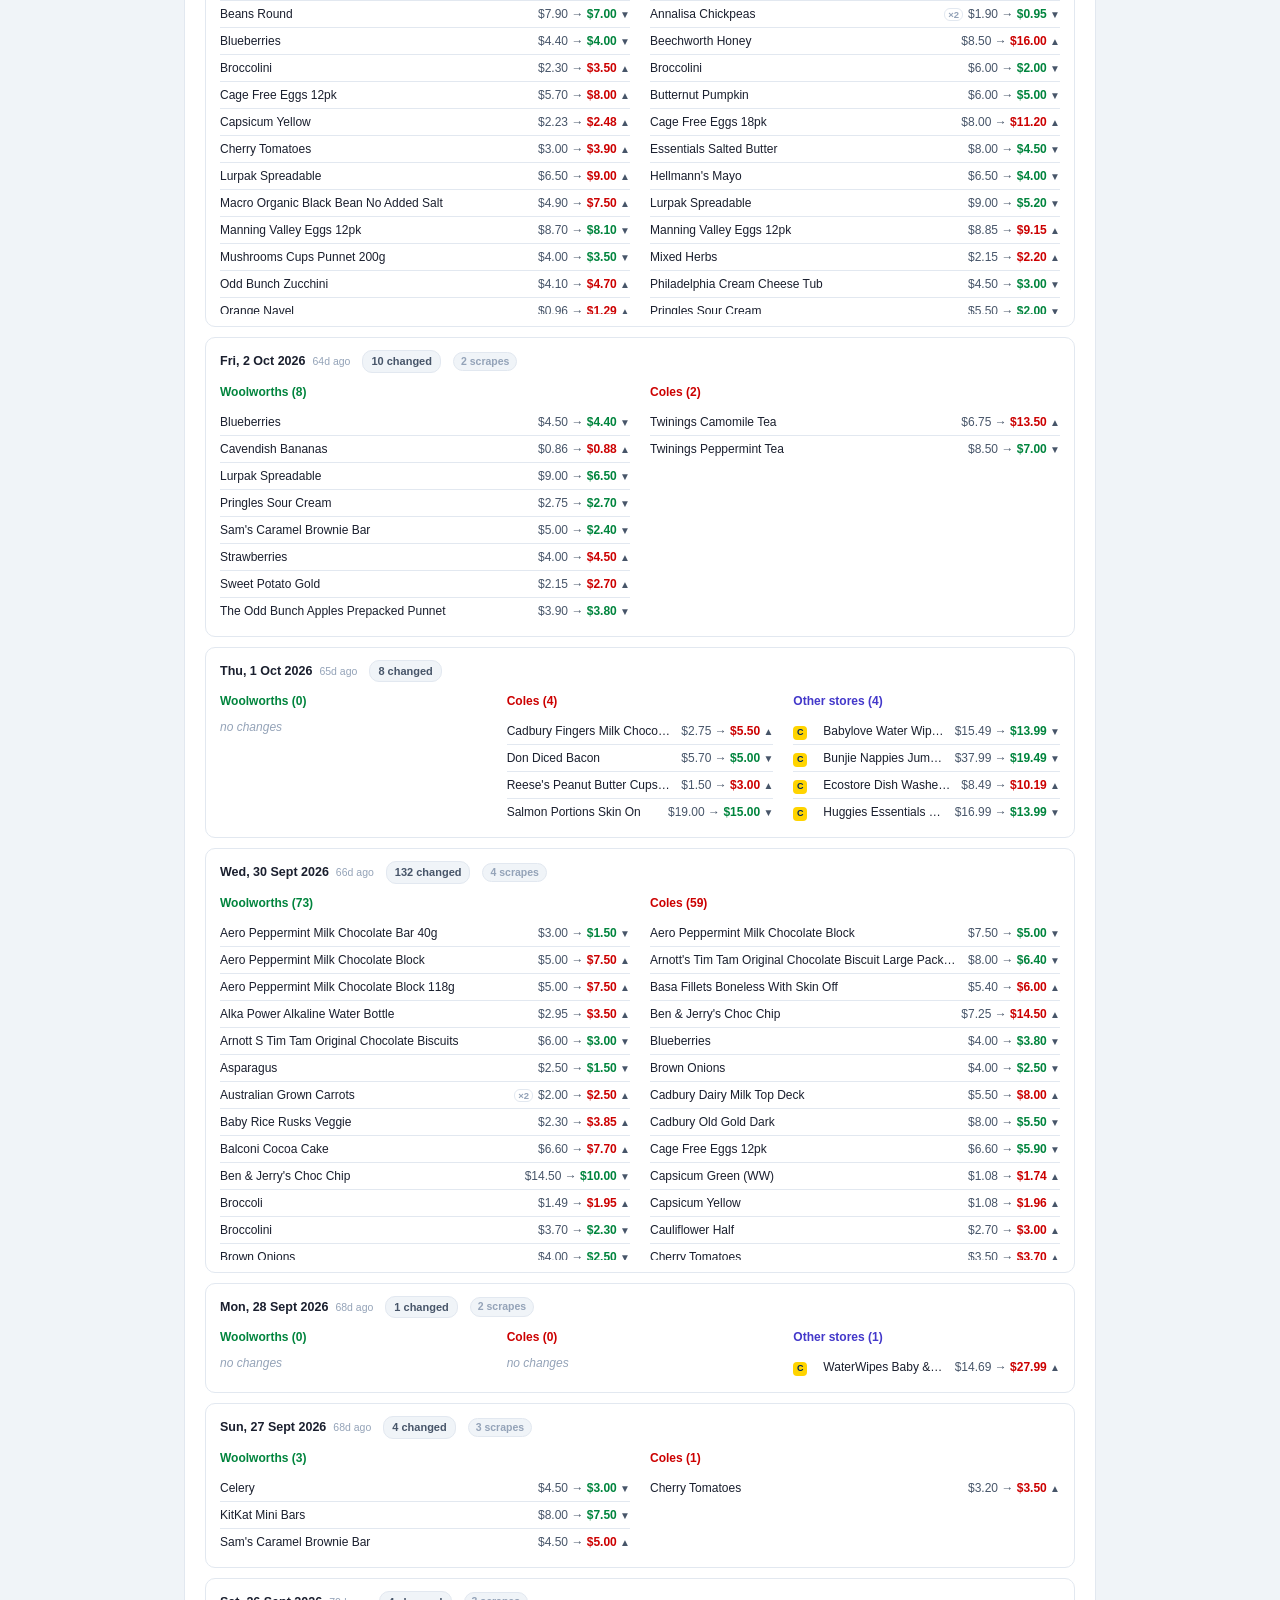
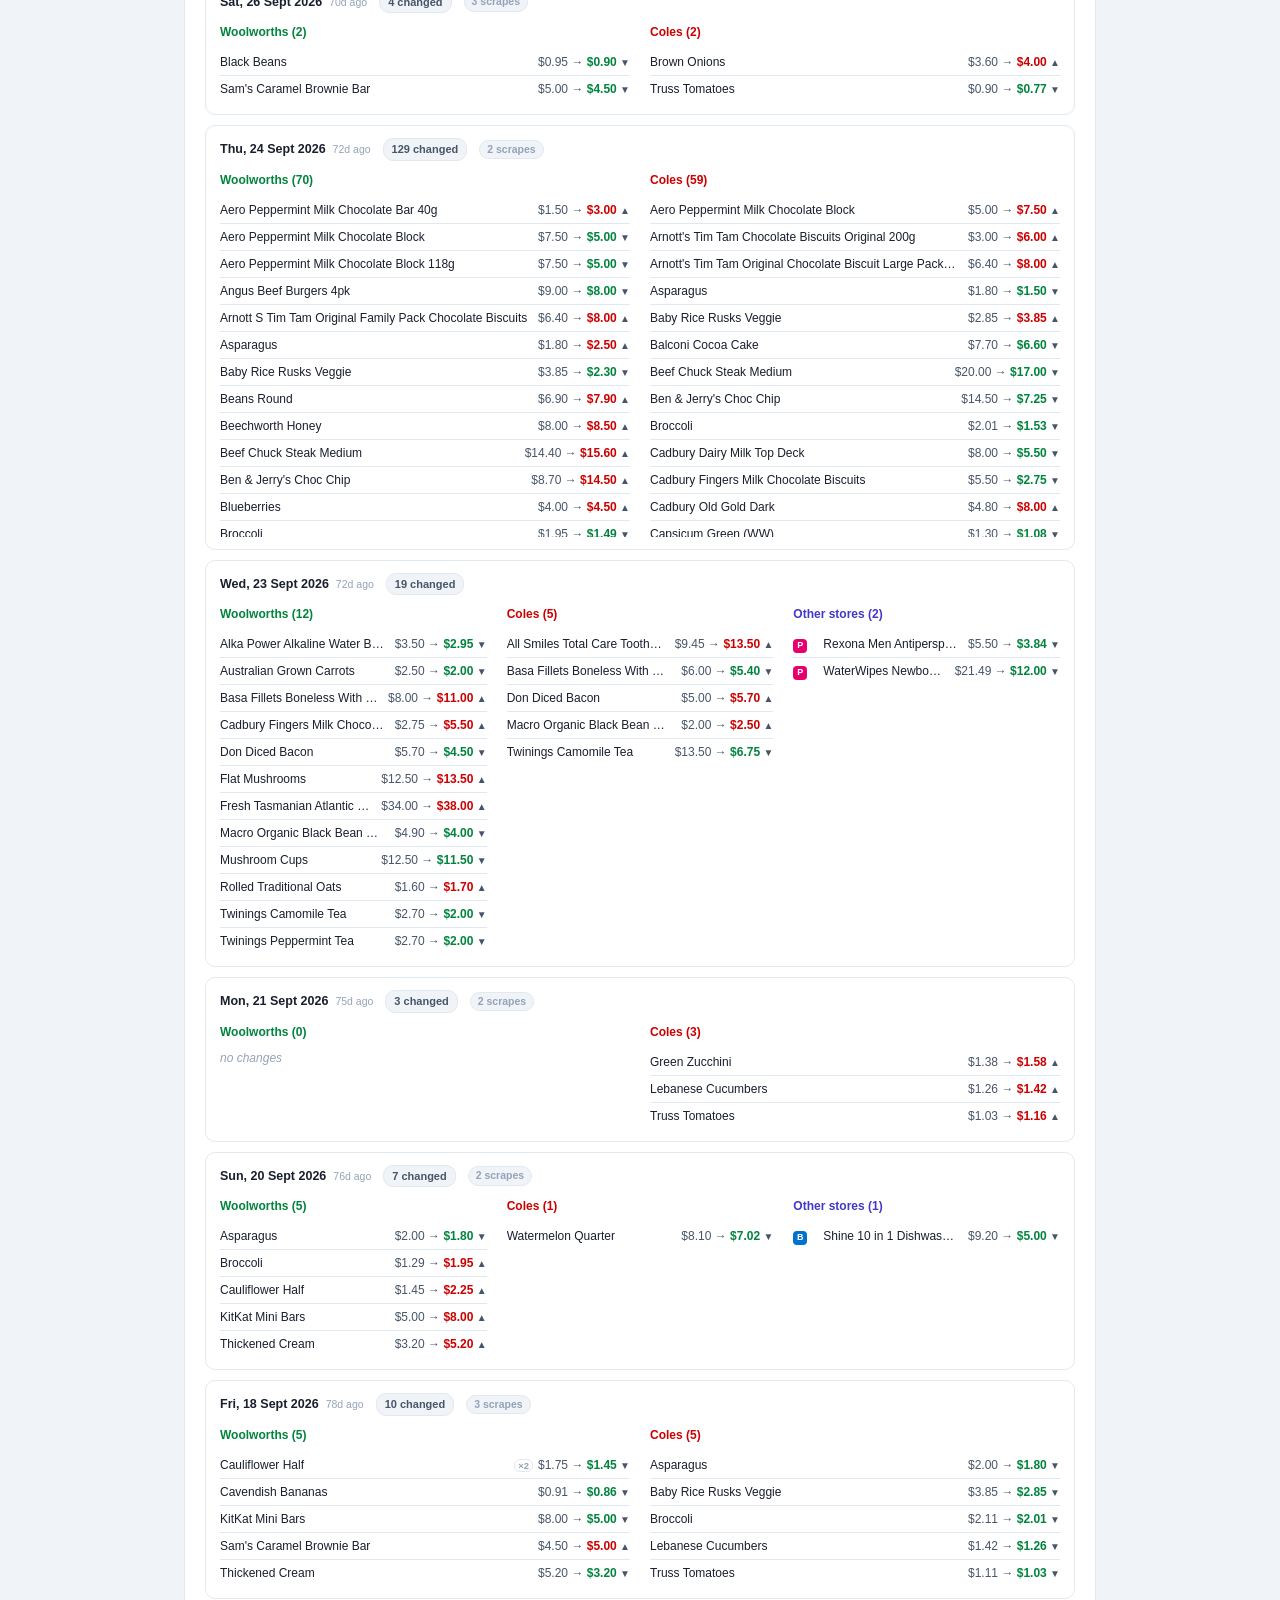
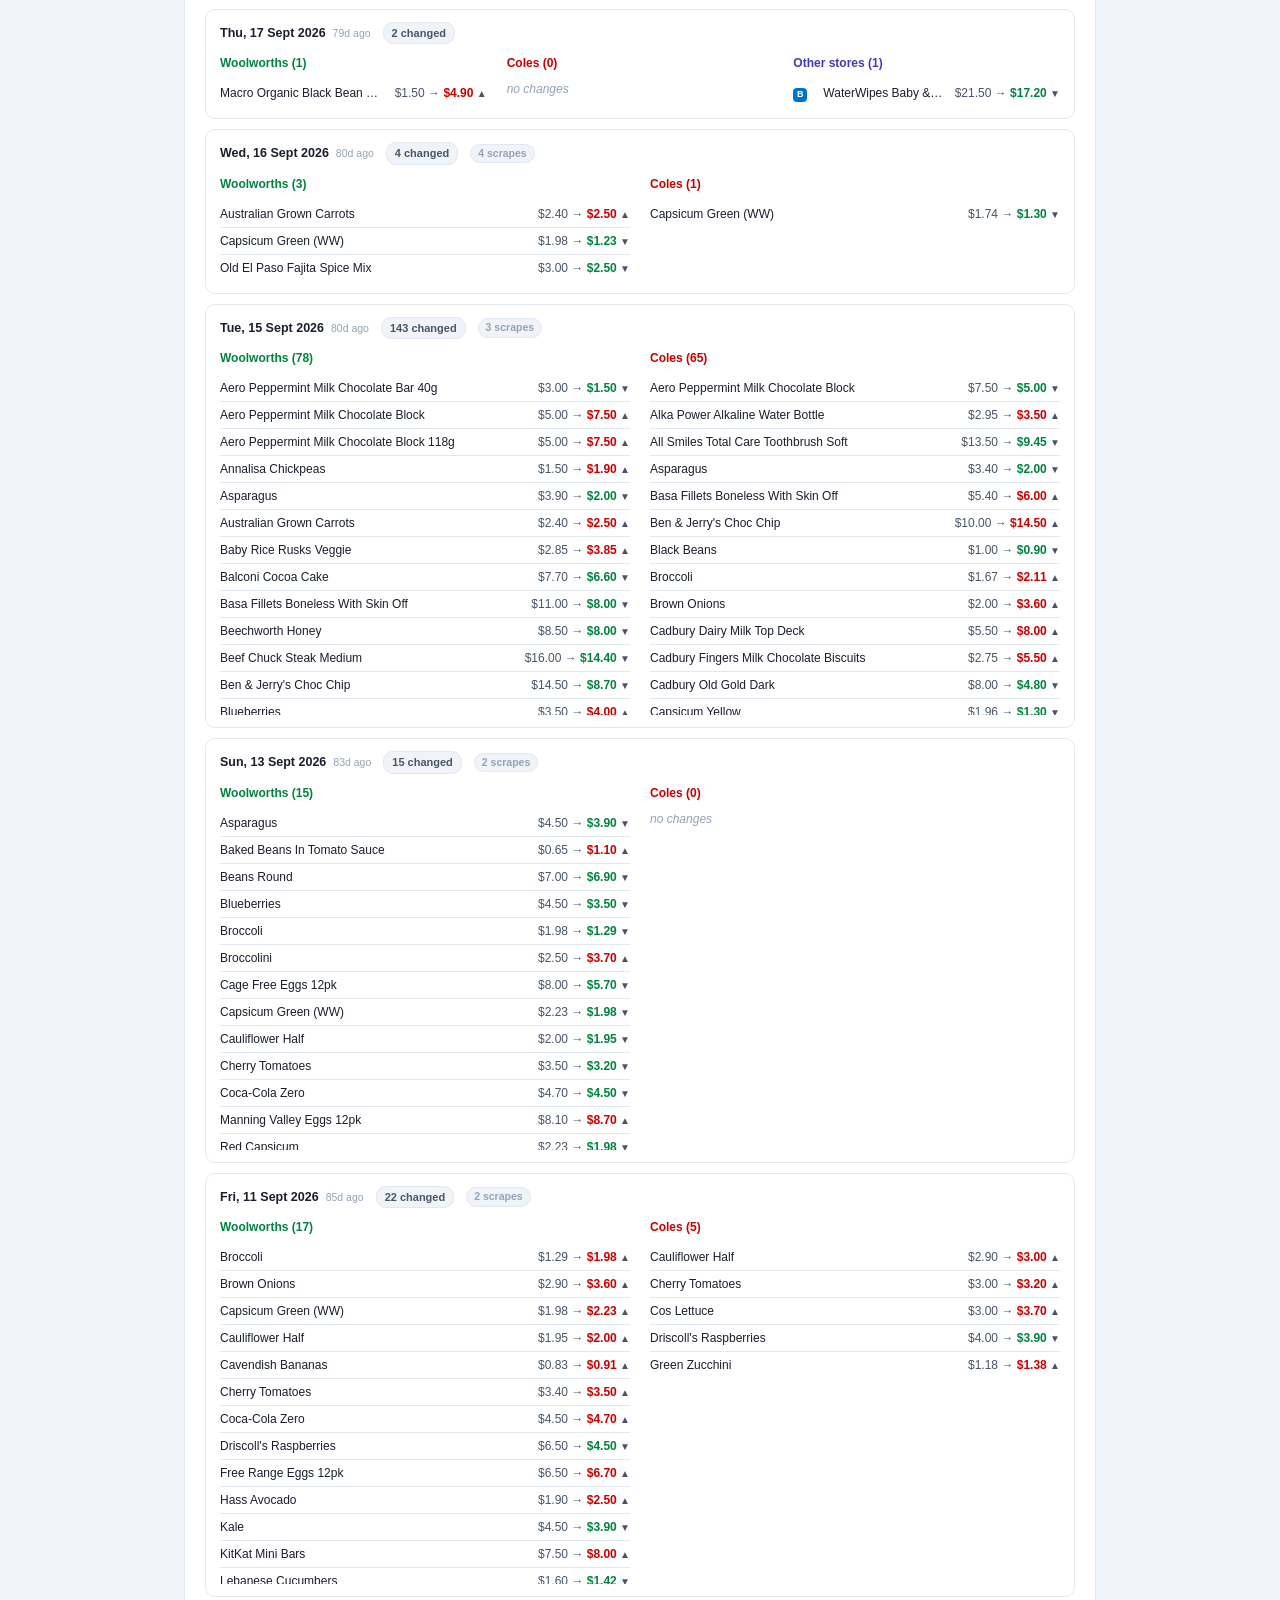
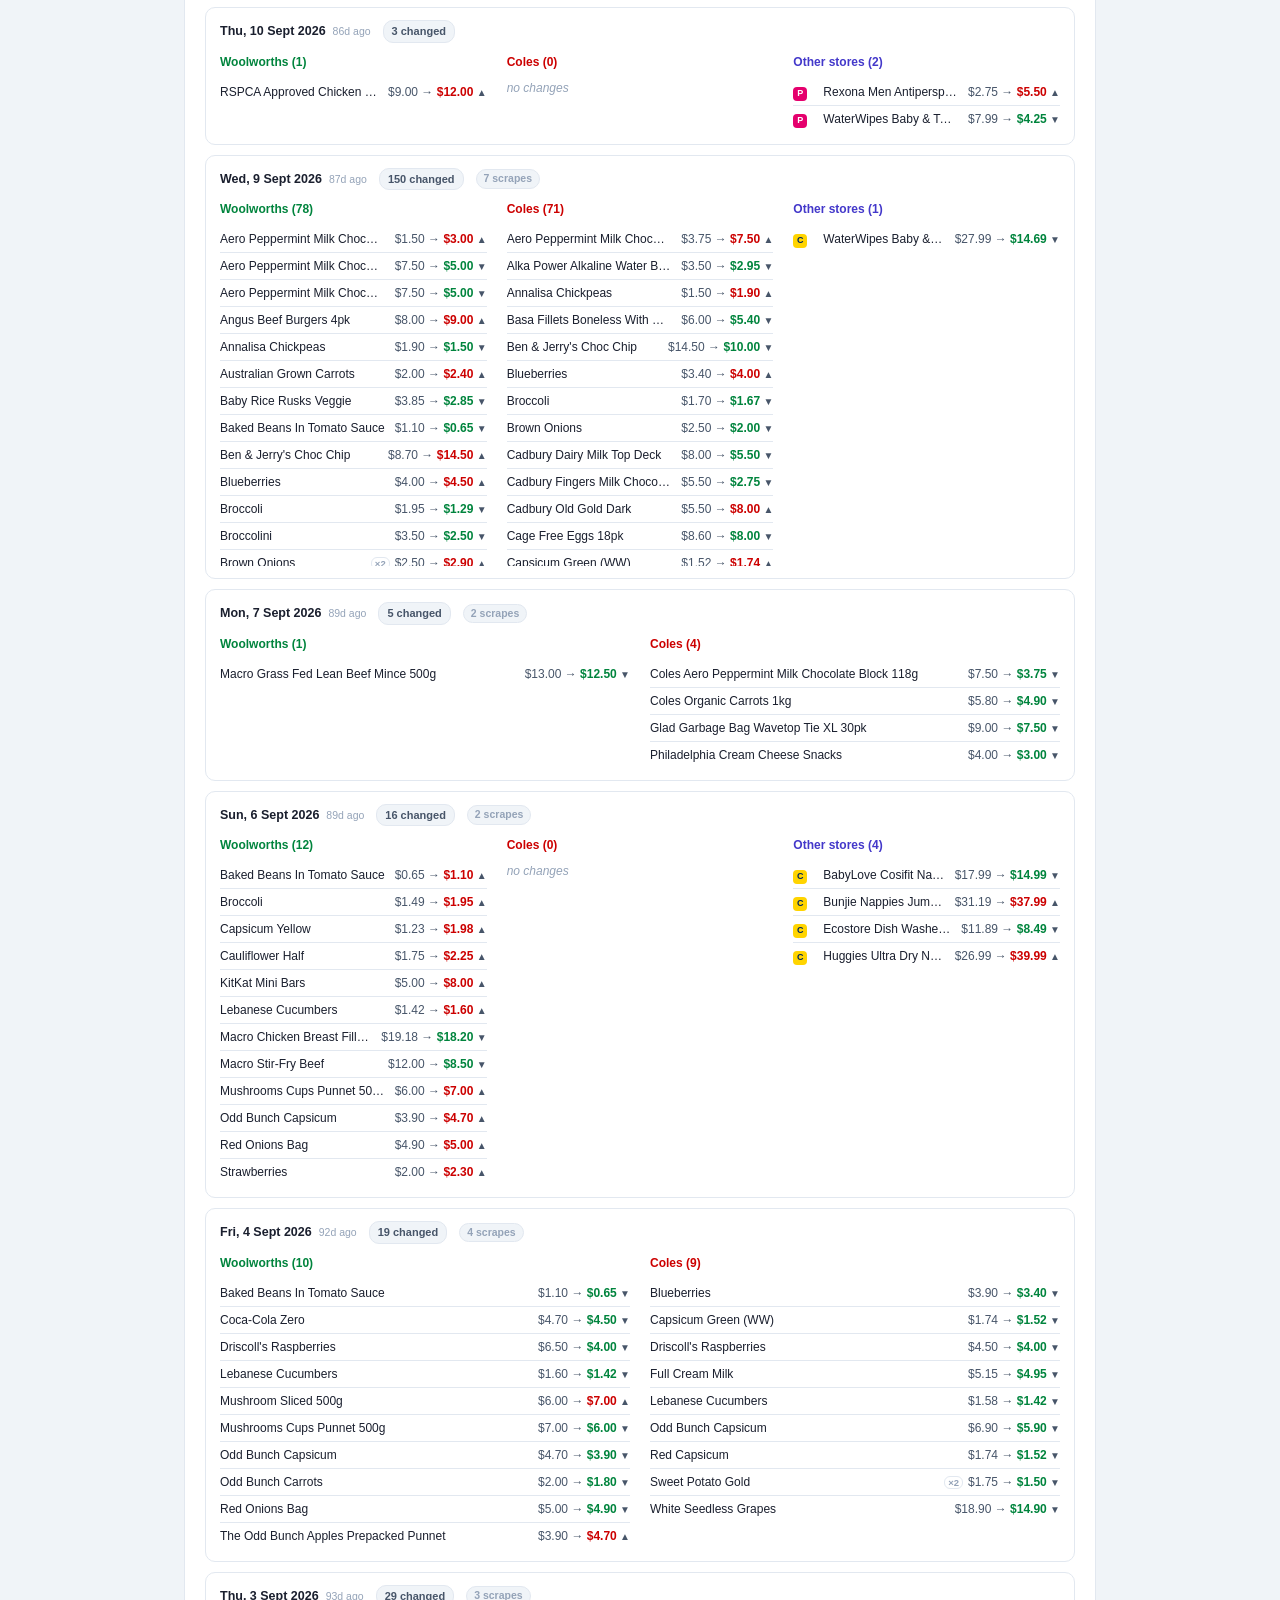
<file: docs/scrape-log.html>
<!DOCTYPE html>
<html lang="en">
<head>
  <meta charset="UTF-8" />
  <meta name="viewport" content="width=device-width, initial-scale=1.0, viewport-fit=cover" />
  <title>📋 Scrape Log - PriceWatch</title>
  <meta name="description" content="History of PriceWatch scrape runs: per-store success rates and which items were missed." />
  <meta name="theme-color" content="#00843D" />
  <meta name="apple-mobile-web-app-capable" content="yes" />
  <meta name="apple-mobile-web-app-title" content="PriceWatch" />
  <link rel="apple-touch-icon" href="favicon.svg" />
  <link rel="manifest" href="manifest.webmanifest" />
  <link rel="icon" type="image/svg+xml" href="favicon.svg" />
  <script>
  (function () {
    try {
      var t = localStorage.getItem('pw_theme') || 'light';
      var dark = t === 'dark' || (t === 'auto' && matchMedia('(prefers-color-scheme: dark)').matches);
      if (dark) document.documentElement.setAttribute('data-theme', 'dark');
    } catch (e) {}
  })();
  </script>
  <link rel="stylesheet" href="style.css?v=176" />
  <style>
    .sl-main { max-width: 960px; margin: 0 auto; padding: 20px 24px 60px; }

    /* ── Hero: the one-glance answer (did the last scrape work, and how well) ── */
    .sl-hero {
      background: var(--card); border: 1px solid var(--border); border-radius: 14px;
      padding: 18px 20px; margin-bottom: 14px;
      display: grid; grid-template-columns: minmax(0,1fr) auto; gap: 20px; align-items: center;
    }
    .sl-hero-dot { width: 9px; height: 9px; border-radius: 50%; flex-shrink: 0; }
    .sl-hero-dot.ok { background: var(--ww); }
    .sl-hero-dot.warn { background: #D97706; }
    .sl-hero-dot.bad { background: var(--coles); }
    .sl-hero-label { display: flex; align-items: center; gap: 8px; font-size: 11px; font-weight: 700;
      text-transform: uppercase; letter-spacing: .06em; color: var(--text-soft); }
    .sl-hero-h { font-size: 23px; font-weight: 700; color: var(--text); margin: 5px 0 3px; line-height: 1.15; }
    .sl-hero-sub { font-size: 12.5px; color: var(--text-mid); }
    .sl-hero-sub b { color: var(--text); font-weight: 600; }
    /* Two store gauges, side by side, right of the headline */
    .sl-gauges { display: flex; gap: 10px; }
    .sl-gauge {
      min-width: 108px; border: 1px solid var(--border); border-radius: 11px;
      padding: 9px 12px 10px; background: var(--bg);
    }
    .sl-gauge-top { display: flex; align-items: center; gap: 6px; font-size: 11px; font-weight: 600; color: var(--text-mid); }
    .sl-gauge-pct { font-size: 21px; font-weight: 700; color: var(--text); line-height: 1.1; margin-top: 3px; font-variant-numeric: tabular-nums; }
    .sl-gauge-meta { font-size: 10.5px; color: var(--text-soft); font-variant-numeric: tabular-nums; }
    .sl-gauge-track { height: 4px; border-radius: 2px; background: var(--border); overflow: hidden; margin-top: 6px; }
    .sl-gauge-fill { height: 100%; border-radius: 2px; display: block; }
    .sl-gauge.ww .sl-gauge-fill { background: var(--ww); }
    .sl-gauge.coles .sl-gauge-fill { background: var(--coles); }
    @media (max-width: 640px) {
      .sl-main { padding: 14px 14px 60px; }
      .sl-hero { grid-template-columns: 1fr; gap: 14px; padding: 15px 16px; }
      .sl-hero-h { font-size: 19px; }
      .sl-gauges { display: grid; grid-template-columns: 1fr 1fr; }
      .sl-gauge { min-width: 0; }
    }

    /* ── Generic card ── */
    .sl-card {
      background: var(--card); border: 1px solid var(--border); border-radius: 14px;
      padding: 16px 20px; margin-bottom: 14px;
    }
    .sl-card-head { display: flex; align-items: baseline; justify-content: space-between; gap: 12px; flex-wrap: wrap; margin-bottom: 4px; }
    .sl-card h2 { font-size: 14px; font-weight: 700; margin: 0; color: var(--text); }
    .sl-card-sub { font-size: 11.5px; color: var(--text-soft); }
    /* Legacy alias so the diagnostics cards keep their look */
    .sl-info-card { background: var(--card); border: 1px solid var(--border); border-radius: 14px; padding: 16px 20px; margin-bottom: 14px; }
    .sl-info-card h2 { font-size: 14px; font-weight: 700; margin: 0 0 10px; color: var(--text); }
    .sl-info-notes { list-style: none; padding: 0; margin: 10px 0 0; font-size: 12px; color: var(--text-mid); border-top: 1px solid var(--border); padding-top: 10px; }
    .sl-info-notes li { padding: 3px 0 3px 16px; position: relative; }
    .sl-info-notes li::before { content: '•'; position: absolute; left: 0; color: var(--text-soft); }
    .sl-info-notes a { color: var(--ww); }

    /* ── Match-rate trend chart (SVG, one line per store) ── */
    .sl-chart-wrap { margin-top: 10px; position: relative; }
    .sl-chart-wrap svg { display: block; width: 100%; height: 132px; overflow: visible; }
    .sl-chart-legend { display: flex; gap: 14px; align-items: center; font-size: 11.5px; color: var(--text-mid); margin-top: 8px; flex-wrap: wrap; }
    .sl-chart-legend i { display: inline-block; width: 9px; height: 9px; border-radius: 2px; margin-right: 5px; vertical-align: -1px; }

    /* Runs-tab headline: last run's per-store success rates */
    .sl-runs-head {
      display: flex; align-items: center; gap: 10px; flex-wrap: wrap;
      margin: 0 0 12px; padding: 10px 14px;
      background: var(--card); border: 1px solid var(--border); border-radius: 10px;
    }
    .sl-runs-head:empty { display: none; }
    .srh-label { font-size: 12px; font-weight: 600; color: var(--text-mid); }
    .srh-rate {
      display: inline-flex; align-items: center; gap: 5px;
      font-size: 13px; font-weight: 700; font-variant-numeric: tabular-nums;
      padding: 3px 9px; border-radius: 999px; background: var(--bg); border: 1px solid var(--border);
    }
    .srh-rate.good { color: var(--ww, #00843D); }
    .srh-rate.warn { color: #B45309; }
    .srh-rate.bad  { color: var(--coles, #CC0000); }
    .srh-when { font-size: 11.5px; color: var(--text-soft); margin-left: auto; }

    /* Chronic-miss rows: last-failure date beside the miss count */
    .sl-miss-meta { display: inline-flex; align-items: center; gap: 7px; flex-shrink: 0; }
    .sl-miss-last { font-size: 10.5px; color: var(--text-soft); font-variant-numeric: tabular-nums; }

    /* Per-day summary extras */
    .sl-sum-dow { font-size: 11.5px; color: var(--text-soft); }
    .sl-sum-rate { font-size: 11px; color: var(--text-soft); font-weight: 500; text-align: right; }

    /* Price-change bar chart */
    .sl-chg-chart { margin: 4px 0 18px; }
    .sl-chg-chart-head { display: flex; align-items: baseline; gap: 8px; font-size: 12px; font-weight: 700; color: var(--text); margin-bottom: 6px; }
    .sl-chg-chart svg { display: block; width: 100%; height: 120px; }
    .sl-chg-chart-axis { display: flex; justify-content: space-between; font-size: 10px; color: var(--text-soft); margin-top: 2px; }
    .sl-leg { display: inline-flex; align-items: center; gap: 5px; }
    .sl-leg i { width: 12px; height: 3px; border-radius: 2px; display: inline-block; }
    .sl-chart-tip {
      position: absolute; pointer-events: none; opacity: 0; transition: opacity .12s;
      background: var(--text); color: var(--card); font-size: 11px; line-height: 1.45;
      padding: 6px 9px; border-radius: 7px; white-space: nowrap; z-index: 5; font-variant-numeric: tabular-nums;
    }
    .sl-chart-tip.on { opacity: 1; }

    /* ── Secondary stat strip ── */
    .sl-stats { display: grid; grid-template-columns: repeat(4, minmax(0,1fr)); gap: 10px; }
    .sl-stat { background: var(--bg); border-radius: 10px; padding: 10px 12px; }
    .sl-stat .n { font-size: 17px; font-weight: 700; color: var(--text); font-variant-numeric: tabular-nums; }
    .sl-stat .l { font-size: 10.5px; color: var(--text-soft); text-transform: uppercase; letter-spacing: .04em; margin-top: 1px; }
    @media (max-width: 640px) { .sl-stats { grid-template-columns: 1fr 1fr; } }

    /* ── Tabs ── */
    /* The active tab used to be a WHITE pill on the near-white --bg track, which
       is almost no contrast - it wasn't obvious these were tabs at all. The
       track is now darker than the page, and the selected tab is a bordered
       white pill in full-strength text; unselected tabs sit in --text-soft so
       the difference reads as on/off rather than two shades of the same thing. */
    .sl-tabs { display: flex; gap: 4px; background: var(--border); border: 1px solid var(--border);
      border-radius: 11px; padding: 4px; margin-bottom: 14px; }
    .sl-tab {
      flex: 1; border: 1px solid transparent; background: transparent; cursor: pointer;
      font-size: 12.5px; font-weight: 600; color: var(--text-soft);
      padding: 8px 10px; border-radius: 8px; font-family: inherit;
      display: flex; align-items: center; justify-content: center; gap: 6px;
      transition: background .12s, color .12s;
    }
    .sl-tab:hover { color: var(--text-mid); background: rgba(255,255,255,.45); }
    .sl-tab.active { background: var(--card); color: var(--text); font-weight: 700;
      border-color: var(--text-soft); box-shadow: 0 1px 3px rgba(0,0,0,.10); }
    /* Icons sit inside the button so they inherit its active/hover colour and
       cannot drift out of alignment with the label. */
    .sl-tab-ico { font-size: 13px; margin-right: 5px; line-height: 1; }
    @media (max-width: 560px) { .sl-tab-ico { margin-right: 0; } .sl-tab { font-size: 0; } .sl-tab .sl-tab-ico { font-size: 16px; } }
    .sl-tab .cnt { font-size: 10.5px; font-weight: 700; color: var(--text-soft); background: var(--bg);
      border-radius: 9px; padding: 1px 6px; }
    .sl-tab.active .cnt { background: var(--bg); color: var(--text-mid); }
    @media (max-width: 480px) { .sl-tab { font-size: 11.5px; padding: 8px 4px; } .sl-tab .cnt { display: none; } }

    /* ── Store gap tab ───────────────────────────────────────────────────── */
    .sg-tiles { display: grid; grid-template-columns: repeat(auto-fit, minmax(150px, 1fr)); gap: 10px; margin-bottom: 14px; }
    .sg-tile { border: 1px solid var(--border); border-radius: 11px; padding: 11px 13px; background: var(--bg); }
    .sg-tile .l { font-size: 10.5px; font-weight: 700; text-transform: uppercase; letter-spacing: .05em; color: var(--text-soft); }
    .sg-tile .n { font-size: 20px; font-weight: 700; color: var(--text); margin-top: 3px; font-variant-numeric: tabular-nums; }
    .sg-tile .s { font-size: 11px; color: var(--text-mid); margin-top: 2px; }
    .sg-wrap { overflow-x: auto; }
    table.sg { width: 100%; border-collapse: collapse; font-size: 12.5px; font-variant-numeric: tabular-nums; }
    table.sg th { text-align: right; font-size: 10.5px; font-weight: 700; text-transform: uppercase;
      letter-spacing: .04em; color: var(--text-soft); padding: 6px 8px; border-bottom: 1px solid var(--border); white-space: nowrap; }
    table.sg th:first-child, table.sg td:first-child { text-align: left; }
    table.sg td { padding: 6px 8px; border-bottom: 1px solid var(--border); text-align: right; white-space: nowrap; }
    table.sg tbody tr:hover { background: var(--bg); }
    table.sg tfoot td { border-top: 2px solid var(--border); border-bottom: none; font-weight: 700; }
    /* Cheaper store drives the colour, so the delta reads without the header. */
    .sg-ww { color: var(--ww); font-weight: 700; }
    .sg-co { color: var(--coles); font-weight: 700; }
    .sg-flat { color: var(--text-soft); }
    /* The tile's headline carries the colour class on the SAME element as .n,
       which is more specific, so it needs the extra class to win. */
    .sg-tile .n.sg-ww { color: var(--ww); }
    .sg-tile .n.sg-co { color: var(--coles); }
    .sg-tile .n.sg-flat { color: var(--text-soft); }
    .sg-split { display: inline-flex; gap: 5px; align-items: center; }
    .sg-items { display: grid; grid-template-columns: repeat(auto-fit, minmax(300px, 1fr)); gap: 0 18px; }
    .sg-item { display: flex; align-items: center; gap: 8px; padding: 5px 2px; border-bottom: 1px solid var(--border); font-size: 12px; }
    .sg-item .nm { flex: 1; min-width: 0; overflow: hidden; text-overflow: ellipsis; white-space: nowrap; color: var(--text); }
    .sg-item .pr { font-variant-numeric: tabular-nums; color: var(--text-mid); font-size: 11.5px; }
    /* Product links. Deliberately NOT blue-and-underlined: these lists are dense
       and every row would carry one, so the page would read as a wall of links.
       They inherit their surrounding colour and only reveal themselves on hover
       and on keyboard focus - which still has to be visible, hence the ring. */
    .sl-plink { color: inherit; text-decoration: none; cursor: pointer; }
    .sl-plink:hover { color: var(--accent); text-decoration: underline; }
    .sl-plink:focus-visible { outline: 2px solid var(--accent); outline-offset: 2px; border-radius: 3px; }
    /* A price link keeps the store's own colour on hover, since the whole point
       of the pair is which store it belongs to. */
    .sg-item .pr .sg-w:hover { color: var(--ww); }
    .sg-item .pr .sg-c:hover { color: var(--coles); }
    .sg-item .gp { font-variant-numeric: tabular-nums; min-width: 62px; text-align: right; }
    /* Marks where the rows with a real unit stop and the pack-vs-pack ones start. */
    .sg-group-note {
      margin: 14px 0 6px; padding-top: 10px; border-top: 2px solid var(--border);
      font-size: 11.5px; color: var(--text-soft); line-height: 1.45;
    }

    .sl-runs { display: flex; flex-direction: column; gap: 8px; }
    .sl-run { background: var(--card); border: 1px solid var(--border); border-radius: 11px; overflow: hidden; }
    .sl-run.open { border-color: var(--text-soft); }
    /* A run where a whole store collapsed (<50%) gets a red edge - the "Coles got
       rate-banned" runs must be findable by eye in a list of 30. */
    .sl-run.alarm { border-left: 3px solid var(--coles); }
    .sl-run-head {
      display: grid; grid-template-columns: 150px auto minmax(0,1fr) auto auto; align-items: center;
      gap: 14px; padding: 11px 14px; cursor: pointer;
    }
    .sl-run-head:hover { background: var(--bg); }
    .sl-run-date { font-size: 12.5px; font-weight: 600; color: var(--text); }
    /* Inline, not block: the date, "1h ago" and the "no price moves" chip are one
       fact about one run and were stacking into three lines each. */
    .sl-run-date { display: inline-flex; align-items: baseline; gap: 7px; }
    .sl-run-date .rel { font-weight: 500; color: var(--text-soft); font-size: 10.5px; }
    .sl-run-trigger {
      font-size: 9.5px; font-weight: 700; text-transform: uppercase; letter-spacing: .04em;
      padding: 2px 7px; border-radius: 9px; background: var(--bg); color: var(--text-mid);
      border: 1px solid var(--border); justify-self: start;
    }
    /* Both store rates share one cell so the bars line up down the whole list */
    .sl-run-rates { display: flex; gap: 14px; align-items: center; min-width: 0; }
    .sl-store-stat { display: flex; align-items: center; gap: 6px; font-size: 12.5px; font-weight: 600;
      font-variant-numeric: tabular-nums; }
    .sl-store-stat .bar-track { width: 54px; height: 5px; border-radius: 3px; background: var(--border); overflow: hidden; }
    .sl-store-stat .bar-fill { height: 100%; border-radius: 3px; display: block; }
    .sl-store-stat.ww .bar-fill { background: var(--ww); }
    .sl-store-stat.coles .bar-fill { background: var(--coles); }
    /* Holds the count AND the ↻ retry button, so the head stays a 5-column grid. */
    .sl-miss-count { font-size: 11.5px; color: var(--text-soft); white-space: nowrap; font-variant-numeric: tabular-nums;
      display: inline-flex; align-items: center; gap: 6px; }
    /* Re-scrape just this run's misses. Only on the newest run - retrying an old
       run's list would re-scrape products that have matched fine since. */
    .sl-retry-btn {
      display: inline-flex; align-items: center; justify-content: center;
      width: 24px; height: 24px; padding: 0; flex-shrink: 0;
      border: 1px solid var(--border); border-radius: 7px; background: var(--card);
      color: var(--text-mid); font-size: 13px; line-height: 1; cursor: pointer;
    }
    .sl-retry-btn:hover:not(:disabled) { background: var(--bg); color: var(--text); border-color: var(--text-soft); }
    .sl-retry-btn:disabled { opacity: .55; cursor: default; }
    .sl-retry-btn.spinning svg, .sl-retry-btn.spinning { animation: sl-spin 1s linear infinite; }
    @keyframes sl-spin { to { transform: rotate(360deg); } }
    .sl-retry-done { font-size: 11px; font-weight: 600; color: var(--ww); white-space: nowrap; }
    .sl-chevron { font-size: 11px; color: var(--text-soft); transition: transform .15s; }
    .sl-run.open .sl-chevron { transform: rotate(90deg); }
    .sl-run-body { display: none; border-top: 1px solid var(--border); padding: 14px 16px; background: var(--bg); }
    /* Mobile: flex-wrap into exactly TWO lines (date+trigger+chevron / rates+missed).
       The grid stacked all four cells and made every row 131px - punishing in a
       30-run list. The 200px flex-basis is what forces the break before rates. */
    @media (max-width: 700px) {
      .sl-run-head { display: flex; flex-wrap: wrap; align-items: center; gap: 7px 9px; }
      .sl-run-date { flex: 1 1 auto; }
      .sl-run-trigger { flex: 0 0 auto; }
      .sl-chevron { flex: 0 0 auto; }
      .sl-run-rates { flex: 1 1 200px; }
      .sl-miss-count { flex: 0 0 auto; margin-left: auto; }
    }
    .sl-run.open .sl-run-body { display: grid; grid-template-columns: 1fr 1fr; gap: 20px; }
    @media (max-width: 640px) {
      .sl-run.open .sl-run-body { grid-template-columns: 1fr; }
      .sl-chronic-cols { grid-template-columns: 1fr !important; }
    }
    .sl-miss-col h3 { font-size: 12px; font-weight: 700; margin: 0 0 8px; }
    .sl-miss-col.ww h3 { color: var(--ww); }
    .sl-miss-col.coles h3 { color: var(--coles); }
    .sl-miss-empty { font-size: 12px; color: var(--text-soft); font-style: italic; }
    .sl-miss-list { list-style: none; margin: 0; padding: 0; max-height: 320px; overflow-y: auto; }
    .sl-miss-list li { font-size: 12px; padding: 4px 0; border-bottom: 1px solid var(--border); display: flex; justify-content: space-between; gap: 8px; }
    .sl-miss-list li:last-child { border-bottom: none; }
    /* Per-run price changes (Δ) */
    .sl-chg-chip { font-size: 11px; font-weight: 700; color: var(--text-mid); background: var(--bg); border: 1px solid var(--border); border-radius: 10px; padding: 2px 8px; white-space: nowrap; }
    /* "3 scrapes" - says the day's card merges several runs, so the collapse is
       stated rather than assumed. Recessive: it is provenance, not a headline. */
    .sl-chg-runs {
      font-size: 10.5px; font-weight: 600; color: var(--text-soft);
      background: var(--bg); border: 1px solid var(--border);
      border-radius: 10px; padding: 1px 7px; white-space: nowrap;
    }
    .chg-steps {
      font-size: 9.5px; font-weight: 700; color: var(--text-soft);
      border: 1px solid var(--border); border-radius: 6px;
      padding: 0 3px; margin-right: 5px;
    }
    .sl-chg-col h3 { font-size: 12px; font-weight: 700; margin: 0 0 8px; }
    .sl-chg-col.ww h3 { color: var(--ww); }
    .sl-chg-col.coles h3 { color: var(--coles); }
    .sl-chg-col.third h3 { color: var(--third, #4338CA); }
    /* Which outside shop a line belongs to. Sized to sit on the text baseline of
       the product name beside it rather than stretching the row. */
    .chg-store {
      flex: 0 0 auto; width: 14px; height: 14px; border-radius: 4px; margin-right: 6px;
      display: inline-flex; align-items: center; justify-content: center;
      font-size: 9px; font-weight: 800; color: #fff; background: var(--third, #4338CA);
    }
    .sl-chg-list { list-style: none; margin: 0; padding: 0; max-height: 340px; overflow-y: auto; }
    .sl-chg-list li { font-size: 12px; padding: 4px 0; border-bottom: 1px solid var(--border); display: flex; align-items: baseline; justify-content: space-between; gap: 10px; }
    .sl-chg-list li:last-child { border-bottom: none; }
    /* name shrinks + ellipsises; prices never clip (this was the Coles cut-off:
       a flex item's default min-width is auto/its content's natural width, so
       without min-width:0 a long name refused to shrink and blew out the
       column's grid track, pushing Coles off the right edge of the page). */
    .chg-name { flex: 1 1 auto; overflow: hidden; text-overflow: ellipsis; white-space: nowrap; min-width: 0; }
    .chg-prices { flex: 0 0 auto; white-space: nowrap; font-variant-numeric: tabular-nums; color: var(--text-mid); }
    .sl-chg-list li { min-width: 0; } /* flex item too - same shrink rule */
    /* Per-day roll-up table above the change list */
    .sl-sum-wrap { overflow-x: auto; margin: 0 0 16px; }
    .sl-sum { width: 100%; border-collapse: collapse; font-size: 12.5px; }
    .sl-sum th {
      text-align: left; font-size: 10.5px; font-weight: 700; text-transform: uppercase;
      letter-spacing: .04em; color: var(--text-soft); padding: 0 10px 6px 0;
      border-bottom: 1px solid var(--border); white-space: nowrap;
    }
    .sl-sum td { padding: 7px 10px 7px 0; border-bottom: 1px solid var(--border); white-space: nowrap;
      font-variant-numeric: tabular-nums; color: var(--text); }
    .sl-sum tbody tr:last-child td { border-bottom: none; }
    .sl-sum tfoot td { border-top: 2px solid var(--border); border-bottom: none; padding-top: 8px; }
    .sl-sum-split { margin-left: 7px; font-size: 11px; font-weight: 700; }
    .sl-sum-split > span + span { margin-left: 6px; }
    .sl-sum-zero { color: var(--text-soft); }
    /* Price-change archive runs */
    .sl-chg-run { background: var(--card); border: 1px solid var(--border); border-radius: 10px; padding: 12px 14px; margin-bottom: 10px; }
    /* A run that moved no prices is recorded but visually recessive - present as
       evidence the scrape ran, without competing with runs that actually moved. */
    .sl-chg-run.quiet { background: transparent; opacity: 0.72; padding: 8px 14px; }
    .sl-chg-run.quiet .sl-chg-run-head { margin-bottom: 0; }
    .sl-chg-chip.quiet { font-weight: 600; color: var(--text-soft); background: transparent; }
    .sl-chg-run-head { display: flex; align-items: center; gap: 12px; margin-bottom: 10px; flex-wrap: wrap; }
    .sl-chg-run-body { display: grid; grid-template-columns: 1fr 1fr; gap: 20px; }
    .sl-chg-run-body.has-third { grid-template-columns: 1fr 1fr 1fr; }
    .sl-chg-col { min-width: 0; } /* grid item too - else it won't shrink below its list's content width */
    /* .has-third listed explicitly: it is a more specific selector, so a bare
       .sl-chg-run-body rule in here would lose to it and the three columns would
       stay side by side on a phone. */
    @media (max-width: 900px) { .sl-chg-run-body.has-third { grid-template-columns: 1fr 1fr; } }
    @media (max-width: 640px) { .sl-chg-run-body, .sl-chg-run-body.has-third { grid-template-columns: 1fr; } }
    .chg-up   { color: var(--coles); }  /* dearer - red family */
    .chg-down { color: var(--ww); }     /* cheaper - green family */
    .chg-arrow { font-size: 10px; }
    .sl-miss-reason { font-size: 10px; font-weight: 600; padding: 1px 6px; border-radius: 8px; white-space: nowrap; flex-shrink: 0; }
    .sl-miss-reason.no_results { background: #FEE2E2; color: #991B1B; }
    .sl-miss-reason.no_match { background: #FEF3C7; color: #92400E; }
    .sl-miss-reason.unknown { background: var(--bg); color: var(--text-soft); }
    :root[data-theme="dark"] .sl-miss-reason.no_results { background: #450a0a; color: #fca5a5; }
    :root[data-theme="dark"] .sl-miss-reason.no_match { background: #422006; color: #fcd34d; }
    .sl-empty-state { text-align: center; padding: 60px 20px; color: var(--text-soft); }
  </style>
</head>
<body>

<header data-page="scrape-log"></header>
<script src="header.js?v=27"></script>

<main class="sl-main">
  <!-- Hero: the question this page exists to answer - did the last scrape work? -->
  <section class="sl-hero">
    <div>
      <div class="sl-hero-label"><span class="sl-hero-dot" id="slHeroDot"></span><span id="slHeroKicker">Last scrape</span></div>
      <div class="sl-hero-h" id="slHeroH">Loading…</div>
      <div class="sl-hero-sub" id="slHeroSub"></div>
    </div>
    <div class="sl-gauges" id="slGauges"></div>
  </section>

  <div class="sl-tabs" role="tablist">
    <button class="sl-tab active" data-tab="changes" role="tab"><span class="sl-tab-ico">💲</span>Price changes <span class="cnt" id="slCntChg"></span></button>
    <button class="sl-tab" data-tab="gap" role="tab"><span class="sl-tab-ico">⚖️</span>Store totals <span class="cnt" id="slCntGap"></span></button>
    <button class="sl-tab" data-tab="runs" role="tab"><span class="sl-tab-ico">🔄</span>Runs</button>
    <button class="sl-tab" data-tab="diag" role="tab"><span class="sl-tab-ico">🩺</span>Diagnostics</button>
  </div>

  <div data-panel="gap" hidden>
    <div class="sl-card">
      <div class="sl-card-head"><h2>Woolworths vs Coles over time</h2></div>
      <p style="font-size:12px;color:var(--text-mid);margin:6px 0 12px" id="sgMethod"></p>
      <div class="sg-tiles" id="sgTiles"></div>
      <div class="sg-wrap" id="sgTable"></div>
    </div>
    <div class="sl-card" id="sgItemsCard">
      <div class="sl-card-head">
        <h2>The basket <span class="section-count" id="sgItemsCount"></span></h2>
        <input type="search" id="sgItemSearch" placeholder="Filter…"
               style="font-size:12px;padding:6px 10px;border:1px solid var(--border);border-radius:8px;background:var(--card);color:var(--text);max-width:200px">
      </div>
      <p style="font-size:12px;color:var(--text-mid);margin:6px 0 10px">
        Every product priced at <strong>both</strong> stores on every date above, each quoted in the
        same unit the main page uses for it. Ranked by <strong>how far apart the two stores are</strong>,
        as a percentage — the one measure that compares across different units.
      </p>
      <div class="sg-items" id="sgItems"></div>
    </div>
  </div>

  <div data-panel="runs" hidden>
    <!-- Match rate per store across every run, and the run-cost stats. Both
         live HERE rather than above the tabs: they answer "how is scraping
         going", which is this tab's whole subject, and parking them at the top
         meant they hung over Price changes and Store gap too - neither of which
         has anything to do with match rates. It also gives this tab the same
         shape as Price changes: a chart, then the detail underneath. -->
    <section class="sl-card" id="slTrendCard" style="display:none">
      <div class="sl-card-head">
        <h2>Match rate over time</h2>
        <span class="sl-card-sub" id="slTrendSub"></span>
      </div>
      <div class="sl-chart-wrap">
        <div class="sl-chart-tip" id="slTip"></div>
        <div id="slChart"></div>
      </div>
      <div class="sl-chart-legend">
        <span class="sl-leg"><i style="background:var(--ww)"></i> Woolworths</span>
        <span class="sl-leg"><i style="background:var(--coles)"></i> Coles</span>
        <span class="sl-leg" style="color:var(--text-soft)">Hover a point for that run</span>
      </div>
    </section>

    <section class="sl-card">
      <div class="sl-stats" id="slStats"></div>
    </section>

    <div id="slRunsHead" class="sl-runs-head"></div>
    <div id="slRuns" class="sl-runs"></div>
  </div>

  <div data-panel="changes">
    <div class="sl-card" id="slChangesCard">
      <div class="sl-card-head">
        <h2>Price change history</h2>
        <div style="display:flex;align-items:center;gap:8px;flex-wrap:wrap">
          <input type="search" id="slChangeSearch" placeholder="Filter by product…"
                 style="font-size:12px;padding:6px 10px;border:1px solid var(--border);border-radius:8px;background:var(--card);color:var(--text);max-width:220px">
          <button class="btn btn-ghost" id="slChgDownload" style="font-size:12px;white-space:nowrap"
                  title="Download every recorded price change as an Excel workbook">
            <svg width="14" height="14" viewBox="0 0 24 24" fill="none" stroke="currentColor" stroke-width="2"
                 stroke-linecap="round" stroke-linejoin="round" style="vertical-align:-2px;margin-right:4px" aria-hidden="true">
              <path d="M21 15v4a2 2 0 0 1-2 2H5a2 2 0 0 1-2-2v-4"/><polyline points="7 10 12 15 17 10"/><line x1="12" y1="15" x2="12" y2="3"/>
            </svg>Download
          </button>
        </div>
      </div>
      <p style="font-size:12px;color:var(--text-mid);margin:6px 0 12px">
        Every price move each scrape records, kept <strong>indefinitely</strong> (not capped like the run log).
        <span class="chg-up">▲ red</span> = went up, <span class="chg-down">▼ green</span> = went down.
      </p>
      <div id="slChgChart"></div>
      <div id="slChgSummary"></div>
      <div id="slChangeRuns"></div>
    </div>
  </div>

  <div data-panel="diag" hidden>
    <div class="sl-info-card" id="slChronicCard" style="display:none">
      <h2>Chronic misses — items to track down</h2>
      <p style="font-size:12px;color:var(--text-mid);margin:0 0 12px">
        Missed in more than one logged run. A one-off miss is noise; a repeat miss means
        the price is quietly going stale — usually a broken match or a delisted product
        worth re-pinning via ✎ Edit on the main page.
      </p>
      <div style="display:grid;grid-template-columns:1fr 1fr;gap:20px" class="sl-chronic-cols" id="slChronicCols"></div>
    </div>

    <div class="sl-info-card" id="slWishlistCard" style="display:none">
      <div class="sl-card-head"><h2>Searches with no results</h2>
        <button class="btn btn-ghost" id="slWishlistClear" style="font-size:12px;flex-shrink:0">Clear</button>
      </div>
      <p style="font-size:12px;color:var(--text-mid);margin:6px 0 0">
        Things you searched for that aren't in your list yet — candidates to add to
        <code>shopping_list.xlsx</code>. Recorded on this device only.
      </p>
      <ul class="sl-miss-list" id="slWishlist" style="max-height:none;margin-top:10px"></ul>
    </div>

    <div class="sl-info-card">
      <h2>How to read this log</h2>
      <ul class="sl-info-notes" id="slInfoNotes" style="border-top:none;padding-top:0"></ul>
    </div>
  </div>
</main>

<script src="name_map.js?v=56"></script>
<script src="utils.js?v=155"></script>
<script src="xlsx.js?v=1"></script>
<script>
function $(id) { return document.getElementById(id); }

function escapeHtml(s) {
  return String(s).replace(/[&<>"']/g, ch =>
    ({ '&': '&amp;', '<': '&lt;', '>': '&gt;', '"': '&quot;', "'": '&#39;' }[ch]));
}

function timeAgo(iso) {
  if (!iso) return '';
  const ms = Date.now() - new Date(iso).getTime();
  const mins = Math.round(ms / 60000);
  if (mins < 60) return `${mins}m ago`;
  const hrs = Math.round(mins / 60);
  if (hrs < 48) return `${hrs}h ago`;
  return `${Math.round(hrs / 24)}d ago`;
}

function fmtDate(iso) {
  if (!iso) return 'Unknown';
  return new Date(iso).toLocaleString('en-AU', {
    weekday: 'short', day: 'numeric', month: 'short', hour: '2-digit', minute: '2-digit',
  });
}

// Log entries before this feature's reason-tracking upgrade store missed items as
// plain strings ("Item Name"); newer entries store {item, reason}. Normalise both
// to the same shape so the page renders either without a special case at call sites.
function normaliseMissed(list) {
  return (list || []).map(e => typeof e === 'string' ? { item: e, reason: null } : e);
}

function renderMissList(list) {
  if (!list.length) return '<div class="sl-miss-empty">None - every item matched.</div>';
  const REASON_LABEL = { no_results: 'no results', no_match: 'no match', null: 'unrecorded' };
  return '<ul class="sl-miss-list">' + list.map(e => {
    const cls = e.reason || 'unknown';
    const label = REASON_LABEL[e.reason] || 'unrecorded';
    const title = cls === 'no_results' ? 'Search or page fetch returned nothing this run - likely a block or a broken page selector'
      : cls === 'no_match' ? 'Got search results back, but none matched the product name well enough'
      : 'Reason not recorded (older log entry)';
    return `<li><span title="${escapeHtml(e.item)}">${escapeHtml(shortName(e.item))}</span><span class="sl-miss-reason ${cls}" title="${title}">${label}</span></li>`;
  }).join('') + '</ul>';
}

// Aggregate misses across every logged run: {item → times missed} per store.
// Only items missed MORE THAN ONCE make the chronic list - single misses are noise.
function renderChronicMisses(log) {
  const card = $('slChronicCard');
  if (log.length < 2) { card.style.display = 'none'; return; }
  // Products deleted from the system entirely must not linger here as "misses" -
  // they are not missing, they are gone.
  const removed = _removedSet;

  const WEEK_MS = 7 * 24 * 60 * 60 * 1000;
  const cutoff = Date.now() - WEEK_MS;

  const tally = (key) => {
    const counts = new Map();     // item -> times missed
    const lastMiss = new Map();   // item -> ISO date of most recent miss
    const attemptedSince = new Map(); // item -> was it TRIED at this store in the last week
    const missedSince = new Map();    // item -> did it miss in the last week
    const store = key === 'ww_missed' ? 'ww' : 'coles';

    for (const run of log) {
      const t = Date.parse(run.date || '');
      const recent = Number.isFinite(t) && t >= cutoff;
      const missedNames = new Set();
      for (const e of normaliseMissed(run[key])) {
        missedNames.add(e.item);
        counts.set(e.item, (counts.get(e.item) || 0) + 1);
        if (!lastMiss.has(e.item) || String(run.date) > lastMiss.get(e.item)) lastMiss.set(e.item, run.date);
        if (recent) missedSince.set(e.item, true);
      }
      // A run that TRIED this store is evidence for every chronic name: if the
      // name isn't in that run's miss list, it scraped fine.
      if (recent && attempted(run, store) > 0) {
        for (const name of counts.keys()) {
          if (!missedNames.has(name)) attemptedSince.set(name, true);
        }
      }
    }

    return [...counts.entries()]
      .filter(([item, n]) => {
        if (n <= 1) return false;                         // single misses are noise
        if (removed.has(item)) return false;              // deleted from the system
        // Scraped cleanly at some point in the last week and hasn't missed since:
        // it fixed itself, so it isn't something to track down any more.
        if (attemptedSince.get(item) && !missedSince.get(item)) return false;
        return true;
      })
      .sort((a, b) => b[1] - a[1]).slice(0, 15)
      .map(([item, n]) => [item, n, lastMiss.get(item)]);
  };
  const shortDate = iso => {
    const d = new Date(iso);
    return isNaN(d) ? '' : d.toLocaleDateString('en-AU', { day: 'numeric', month: 'short' });
  };
  const col = (label, cls, rows) => `
    <div class="sl-miss-col ${cls}">
      <h3>${label} (${rows.length})</h3>
      ${rows.length
        ? '<ul class="sl-miss-list">' + rows.map(([item, n, last]) =>
            `<li><span title="${escapeHtml(item)}">${escapeHtml(shortName(item))}</span><span class="sl-miss-meta">` +
            (last ? `<span class="sl-miss-last" title="Most recent failed scrape">${shortDate(last)}</span>` : '') +
            `<span class="sl-miss-reason unknown" title="Missed in ${n} of the last ${log.length} logged runs">×${n}</span>` +
            `</span></li>`
          ).join('') + '</ul>'
        : '<div class="sl-miss-empty">Nothing outstanding — every repeat offender has scraped cleanly in the last week.</div>'}
    </div>`;
  $('slChronicCols').innerHTML =
    col('Woolworths', 'ww', tally('ww_missed')) + col('Coles', 'coles', tally('coles_missed'));
  card.style.display = '';
}

// Per-store denominator: newer log entries carry ww_attempted/coles_attempted
// (items actually TRIED at that store - single-store-pinned items deliberately
// skip the other store and are neither attempts nor misses there). Older
// entries fall back to the combined `scraped` count.
function attempted(run, store) {
  const v = store === 'ww' ? run.ww_attempted : run.coles_attempted;
  return v != null ? v : (run.scraped || 0);
}

// A retry_misses run only ever attempts known failures, so its match rate is
// meaningless as a health signal - 40% there is a good result, 40% on a full run
// is a rate-ban. Kept out of the hero, the gauges and the trend chart; still
// listed under Runs and still counted for chronic misses (a re-miss is a miss).
// Runs that deliberately cover only PART of the list. Their match rates are not
// comparable to a full sweep's, so the health hero and the trend chart must not
// read them as one - a 36-item archived row showed as the site's health.
// The pipeline's own archived phase no longer appears here at all (it merges
// into the run it belongs to, see _append_scrape_log), but standalone
// scrape_archived runs still exist and the 30-entry log still holds old ones.
const isPartialScopeRun = (run) =>
  ['retry_misses', 'scrape_archived'].includes((run && run.trigger) || '');
const isRetryRun = (run) => (run && run.trigger) === 'retry_misses';
const triggerLabel = (run) => String((run && run.trigger) || 'unknown').replace(/_/g, ' ');

// Item names this run failed at, at EITHER store, deduped. This is the exact set
// the scraper rebuilds from scrape_log.json when it gets a retry_misses dispatch,
// so the number on the button is the number that will be scraped.
function missedItemNames(run) {
  return [...new Set(
    [...normaliseMissed(run.ww_missed), ...normaliseMissed(run.coles_missed)].map(e => e.item)
  )];
}

const SVG_RETRY = '<svg width="13" height="13" viewBox="0 0 24 24" fill="none" stroke="currentColor" stroke-width="2.5"><polyline points="23 4 23 10 17 10"/><path d="M20.49 15a9 9 0 1 1-2.12-9.36L23 10"/></svg>';

// Dispatch a scrape that targets ONLY the misses of the newest run. The scraper
// reads the list from the repo's scrape_log.json itself, so nothing is passed
// through the workflow inputs - the button just names the trigger.
async function retryMisses(run, btn) {
  const names = missedItemNames(run);
  if (!names.length) return;
  const s = loadSettings();
  if (!s.token) {
    alert('Add your GitHub token first - main page → ⚙ → Auto-update Setup.');
    return;
  }
  if (!confirm(
    `Re-scrape only the ${names.length} product${names.length === 1 ? '' : 's'} this run missed?\n\n` +
    'Every other product keeps its current price - nothing else is fetched.'
  )) return;

  btn.disabled = true;
  btn.classList.add('spinning');
  // A dispatch to an offline self-hosted runner queues silently forever.
  const { anyOnline } = await getRunnerStatus(s);
  if (!anyOnline) {
    btn.disabled = false;
    btn.classList.remove('spinning');
    alert('The scraper PC is offline, so the run would sit in the queue. Start it and try again.');
    return;
  }
  try {
    const res = await fetch(
      `https://api.github.com/repos/${s.user}/${s.repo}/actions/workflows/scrape.yml/dispatches`,
      {
        method: 'POST',
        headers: { Authorization: `Bearer ${s.token}`, Accept: 'application/vnd.github+json', 'Content-Type': 'application/json' },
        body: JSON.stringify({ ref: 'main', inputs: { trigger: 'retry_misses' } }),
      }
    );
    btn.classList.remove('spinning');
    if (res.status === 204) {
      btn.remove();
      const done = document.createElement('span');
      done.className = 'sl-retry-done';
      done.textContent = `↻ retrying ${names.length}`;
      done.title = 'Dispatched. Progress shows in the strip below the header; hit Refresh once it finishes.';
      btn.parentNode?.appendChild(done);
      // Same marker index sets on Update Prices - makes the progress strip
      // (header.js, every page) pick this run up instead of staying blank.
      try { localStorage.setItem('pw_scrape_dispatched_v1', new Date().toISOString()); } catch {}
      window.pwCheckScrapeStrip?.();
    } else {
      btn.disabled = false;
      const err = await res.json().catch(() => ({}));
      alert(`Error ${res.status}: ${err.message || 'Could not trigger the retry'}`);
    }
  } catch (e) {
    btn.classList.remove('spinning');
    btn.disabled = false;
    alert(`Network error: ${e.message}`);
  }
}

function renderRun(run, prevRun, isLatest) {
  const wwMissed = normaliseMissed(run.ww_missed);
  const coMissed = normaliseMissed(run.coles_missed);
  const wwTotal = attempted(run, 'ww');
  const coTotal = attempted(run, 'coles');
  const wwOk = Math.max(0, wwTotal - wwMissed.length);
  const coOk = Math.max(0, coTotal - coMissed.length);
  const wwPct = wwTotal ? Math.round(wwOk / wwTotal * 100) : 0;
  const coPct = coTotal ? Math.round(coOk / coTotal * 100) : 0;

  let trend = '';
  if (prevRun) {
    const prevWwMissed = normaliseMissed(prevRun.ww_missed).length;
    const prevWwTotal = attempted(prevRun, 'ww') || 1;
    const prevCoTotal = attempted(prevRun, 'coles') || 1;
    const prevWwPct = Math.round((prevWwTotal - prevWwMissed) / prevWwTotal * 100);
    const prevCoMissed = normaliseMissed(prevRun.coles_missed).length;
    const prevCoPct = Math.round((prevCoTotal - prevCoMissed) / prevCoTotal * 100);
    const d = (wwPct - prevWwPct) + (coPct - prevCoPct);
    if (d > 4) trend = '<span style="color:var(--ww);font-size:11px;font-weight:600">▲ improving</span>';
    else if (d < -4) trend = '<span style="color:var(--coles);font-size:11px;font-weight:600">▼ worse</span>';
  }

  const totalMissed = wwMissed.length + coMissed.length;
  // Retry only on the newest run: an older run's miss list is a snapshot, and
  // most of those products have long since matched. data-owner-only hides it for
  // visitors (header.js's .pw-viewer rule) - dispatching needs a token anyway.
  // The count here is UNIQUE products, which is what actually gets scraped;
  // `totalMissed` double-counts anything missed at both stores.
  const retryable = isLatest ? missedItemNames(run).length : 0;
  const retryBtn = retryable
    ? `<button class="sl-retry-btn" data-owner-only title="Re-scrape just these ${retryable} product${retryable === 1 ? '' : 's'} - nothing else">${SVG_RETRY}</button>`
    : '';
  const el = document.createElement('div');
  // A run where either store fell below half is the shape of a rate-ban - flag it
  // so it stands out in a list of 30 near-identical rows.
  el.className = 'sl-run' + ((wwPct < 50 || coPct < 50) ? ' alarm' : '');
  el.innerHTML = `
    <div class="sl-run-head">
      <div class="sl-run-date">${fmtDate(run.date)}<span class="rel">${timeAgo(run.date)}</span></div>
      <span class="sl-run-trigger">${escapeHtml(triggerLabel(run))}</span>
      <div class="sl-run-rates">
        <div class="sl-store-stat ww" title="${wwOk} of ${wwTotal} items attempted at Woolworths matched this run">
          <span class="store-chip sm ww">W</span> ${wwPct}%
          <span class="bar-track"><span class="bar-fill" style="width:${wwPct}%"></span></span>
        </div>
        <div class="sl-store-stat coles" title="${coOk} of ${coTotal} items attempted at Coles matched this run">
          <span class="store-chip sm coles">C</span> ${coPct}%
          <span class="bar-track"><span class="bar-fill" style="width:${coPct}%"></span></span>
        </div>
        ${trend}
      </div>
      <span class="sl-miss-count">${totalMissed ? totalMissed + ' missed' : 'all matched'}${retryBtn}</span>
      <span class="sl-chevron">▸</span>
    </div>
    <div class="sl-run-body">
      <div class="sl-miss-col ww">
        <h3>Woolworths missed (${wwMissed.length})</h3>
        ${renderMissList(wwMissed)}
      </div>
      <div class="sl-miss-col coles">
        <h3>Coles missed (${coMissed.length})</h3>
        ${renderMissList(coMissed)}
      </div>
    </div>`;
  el.querySelector('.sl-run-head').addEventListener('click', (e) => {
    // The ↻ sits inside the head, which toggles the row - don't do both.
    if (e.target.closest('.sl-retry-btn')) return;
    el.classList.toggle('open');
  });
  el.querySelector('.sl-retry-btn')?.addEventListener('click', (e) => {
    e.stopPropagation();
    retryMisses(run, e.currentTarget);
  });
  return el;
}

// ── Match-rate trend chart ───────────────────────────────────────────────────
// One polyline per store across every logged run, oldest → newest. Y is 0-100%
// so a collapse (rate-ban) reads as a cliff rather than a wiggle in a rescaled
// window. Points carry their run's numbers for the hover tip.
function runPct(run, store) {
  const t = attempted(run, store);
  const missed = normaliseMissed(store === 'ww' ? run.ww_missed : run.coles_missed).length;
  return t ? Math.round((t - missed) / t * 100) : 0;
}

function renderTrendChart(log) {
  const card = $('slTrendCard');
  if (log.length < 2) { card.style.display = 'none'; return; }
  card.style.display = '';
  $('slTrendSub').textContent = `last ${log.length} runs`;

  const W = 900, H = 132, padL = 30, padR = 8, padT = 10, padB = 20;
  const n = log.length;
  const x = i => padL + (n === 1 ? 0 : i * (W - padL - padR) / (n - 1));
  const y = p => padT + (100 - p) * (H - padT - padB) / 100;

  const pts = store => log.map((r, i) => ({ i, x: x(i), y: y(runPct(r, store)), pct: runPct(r, store), run: r }));
  const wwPts = pts('ww'), coPts = pts('coles');
  const path = ps => ps.map((p, i) => `${i ? 'L' : 'M'}${p.x.toFixed(1)},${p.y.toFixed(1)}`).join(' ');
  // Only dot the ends on a long series - 30 circles per line is noise.
  const dots = (ps, col) => ps.map(p =>
    `<circle cx="${p.x.toFixed(1)}" cy="${p.y.toFixed(1)}" r="${n > 16 ? 2 : 3}" fill="${col}"/>`).join('');
  const grid = [0, 50, 100].map(p =>
    `<line x1="${padL}" y1="${y(p)}" x2="${W - padR}" y2="${y(p)}" stroke="var(--border)" stroke-width="1"/>` +
    `<text x="${padL - 6}" y="${y(p) + 3.5}" text-anchor="end" font-size="9.5" fill="var(--text-soft)">${p}%</text>`
  ).join('');

  $('slChart').innerHTML = `
    <svg viewBox="0 0 ${W} ${H}" preserveAspectRatio="none" role="img"
         aria-label="Match rate per store across the last ${n} scrape runs">
      ${grid}
      <path d="${path(wwPts)}" fill="none" stroke="var(--ww)" stroke-width="2" stroke-linejoin="round" stroke-linecap="round" vector-effect="non-scaling-stroke"/>
      <path d="${path(coPts)}" fill="none" stroke="var(--coles)" stroke-width="2" stroke-linejoin="round" stroke-linecap="round" vector-effect="non-scaling-stroke"/>
      ${dots(wwPts, 'var(--ww)')}${dots(coPts, 'var(--coles)')}
      <text x="${padL}" y="${H - 6}" font-size="9.5" fill="var(--text-soft)">oldest</text>
      <text x="${W - padR}" y="${H - 6}" text-anchor="end" font-size="9.5" fill="var(--text-soft)">newest</text>
      <rect id="slChartHit" x="${padL}" y="0" width="${W - padL - padR}" height="${H}" fill="transparent"/>
    </svg>`;

  // Hover: nearest run by x, in the SVG's own viewBox coordinates (the svg is
  // width:100% so client px ≠ viewBox units - scale by the rendered width).
  const svg = $('slChart').querySelector('svg');
  const tip = $('slTip');
  const wrap = svg.closest('.sl-chart-wrap');
  const move = (clientX) => {
    const box = svg.getBoundingClientRect();
    const vx = (clientX - box.left) * W / box.width;
    let best = 0, bestD = Infinity;
    for (let i = 0; i < n; i++) { const d = Math.abs(x(i) - vx); if (d < bestD) { bestD = d; best = i; } }
    const r = log[best];
    tip.innerHTML = `<b>${fmtDate(r.date)}</b><br>W ${runPct(r, 'ww')}% · C ${runPct(r, 'coles')}%`;
    tip.classList.add('on');
    const wb = wrap.getBoundingClientRect();
    const px = box.left - wb.left + x(best) * box.width / W;
    tip.style.left = Math.max(0, Math.min(px - tip.offsetWidth / 2, wb.width - tip.offsetWidth)) + 'px';
    tip.style.top = '0px';
  };
  svg.addEventListener('mousemove', e => move(e.clientX));
  svg.addEventListener('mouseleave', () => tip.classList.remove('on'));
  svg.addEventListener('touchstart', e => move(e.touches[0].clientX), { passive: true });
  svg.addEventListener('touchmove', e => move(e.touches[0].clientX), { passive: true });
}

// ── Price change archive (uncapped, from price_changes.json) ─────────────────
let _changeArchive = [];
// The run log, kept alongside so the per-day summary can report how much work
// each day's scrapes actually did (items scraped, how many archived, how long).
let _runLog = [];
// Names permanently deleted from PriceWatch (docs/data/removed_items.json).
let _removedSet = new Set();

// ── Product links ───────────────────────────────────────────────────────────
// This page names products constantly - every price move, every basket line -
// and until now none of them went anywhere, so checking "is that really what
// Coles is charging" meant retyping the name into a store's search.
// list_item -> { ww, coles } store URLs, and the outside-shop entries beside
// them. Taken from latest.json, which already carries whichever URL the scrape
// actually used, pinned or matched - so a pinned correction is followed here
// without this page needing to know url_overrides exists.
let _productUrls = new Map();
let _thirdUrls = new Map();
function indexProductUrls(items, third) {
  _productUrls = new Map((items || []).map(i =>
    [i.list_item, { ww: (i.woolworths || {}).url || null, coles: (i.coles || {}).url || null }]));
  _thirdUrls = new Map(Object.entries(third || {})
    .filter(([k, v]) => !k.startsWith('_') && Array.isArray(v)));
}
// `store` is 'ww' | 'coles' | an outside-shop key. Returns null when we have no
// URL, and every caller renders plain text in that case rather than a dead link.
function productHref(name, store) {
  if (store === 'ww' || store === 'coles') return (_productUrls.get(name) || {})[store] || null;
  const e = (_thirdUrls.get(name) || []).find(x => x && x.store === store);
  return (e && e.url) || null;
}
// Wraps already-escaped inner HTML. rel=noopener because target=_blank without
// it hands the store page a live handle on this one.
function linkIf(href, innerHtml, cls, title) {
  if (!href) return `<span class="${cls}"${title || ''}>${innerHtml}</span>`;
  return `<a class="${cls} sl-plink" href="${escapeHtml(href)}" target="_blank" rel="noopener"${title || ''}>${innerHtml}</a>`;
}
function renderChangeArchive(changes) {
  _changeArchive = Array.isArray(changes) ? changes : [];
  const card = $('slChangesCard');
  // Always visible so the feature is discoverable even before the first change
  // lands - it hid itself entirely while price_changes.json was still empty,
  // which read as "the section doesn't exist".
  card.style.display = '';
  const search = $('slChangeSearch');
  if (search && !search._wired) {
    search._wired = true;
    search.addEventListener('input', () => paintChangeArchive(search.value.trim().toLowerCase()));
  }
  if (search) search.style.display = _changeArchive.length ? '' : 'none';
  paintChangeArchive((search?.value || '').trim().toLowerCase());
}

// Per-DAY roll-up: how many products each store moved, split into rises/falls.
// Grouped by calendar date, not by run - two scrapes on the same day are one
// day's worth of movement. Honours the product filter so it can't contradict the
// list underneath it.
// Stacked daily bars of price movement (falls green, rises red), oldest left.
// `days` arrives newest-first from paintChangeSummary and already respects the
// product filter, so the chart and the table can never disagree.
function paintChangeChart(days) {
  const host = $('slChgChart');
  if (!host) return;
  if (days.length < 2) { host.innerHTML = ''; return; }

  // ONE line per STORE, because green and red mean Woolworths and Coles
  // everywhere else in this app. They previously meant "went down" and "went
  // up" here, which is a second meaning for the same two colours on a page
  // that also shows store totals in them - the legend said so and still read
  // as wrong. The up/down split lives in the table below, per store, where the
  // ▲/▼ glyphs carry it without borrowing the store palette.
  const series = [...days].reverse().map(([d, b]) => ({
    d, ww: b.ww.up + b.ww.down, co: b.coles.up + b.coles.down,
    third: b.third ? b.third.up + b.third.down : 0,
  }));
  // The outside-shops line joins only once there is one, in the indigo those
  // shops already wear in the price table's third column - never green or red,
  // which mean Woolworths and Coles on every page of this app.
  const hasThird = series.some(s => s.third > 0);
  const max = Math.max(...series.map(s => Math.max(s.ww, s.co, s.third)), 1);
  const W = 900, H = 140, padL = 30, padR = 8, padT = 10, padB = 16;
  const plotH = H - padT - padB;
  const n = series.length;
  const x = i => padL + (n === 1 ? 0 : i * (W - padL - padR) / (n - 1));
  const y = v => padT + plotH - (v / max) * plotH;      // plain linear

  const path = key => series.map((s, i) => `${i ? 'L' : 'M'}${x(i).toFixed(1)},${y(s[key]).toFixed(1)}`).join(' ');
  const dots = (key, col) => series.map((s, i) => s[key]
    ? `<circle cx="${x(i).toFixed(1)}" cy="${y(s[key]).toFixed(1)}" r="${n > 20 ? 2 : 2.8}" fill="${col}"/>` : '').join('');

  const hover = series.map((s, i) => {
    const label = new Date(s.d + 'T00:00:00');
    const title = [
      isNaN(label) ? s.d : label.toLocaleDateString('en-AU', { weekday: 'short', day: 'numeric', month: 'short' }),
      'Woolworths ' + s.ww + ' change' + (s.ww === 1 ? '' : 's'),
      'Coles ' + s.co + ' change' + (s.co === 1 ? '' : 's'),
      ...(hasThird ? ['Other stores ' + s.third + ' change' + (s.third === 1 ? '' : 's')] : []),
    ].join(String.fromCharCode(10));
    return `<g><title>${escapeHtml(title)}</title>` +
      `<rect x="${(x(i) - 6).toFixed(1)}" y="${padT}" width="12" height="${plotH.toFixed(1)}" fill="transparent"/></g>`;
  }).join('');

  const ticks = [...new Set([0, Math.round(max / 2), max])];
  const grid = ticks.map(v =>
    `<line x1="${padL}" y1="${y(v).toFixed(1)}" x2="${W - padR}" y2="${y(v).toFixed(1)}" stroke="var(--border)" stroke-width="1"/>` +
    `<text x="${padL - 5}" y="${(y(v) + 3.5).toFixed(1)}" text-anchor="end" font-size="9.5" fill="var(--text-soft)">${v}</text>`
  ).join('');

  const first = series[0].d, last = series[n - 1].d;
  const endLabel = iso => {
    const dt = new Date(iso + 'T00:00:00');
    return isNaN(dt) ? iso : dt.toLocaleDateString('en-AU', { day: 'numeric', month: 'short' });
  };

  host.innerHTML = `
    <div class="sl-chg-chart">
      <div class="sl-chg-chart-head">
        <span>Price changes over time</span>
        <span class="sl-card-sub">${n} day${n === 1 ? '' : 's'} with movement</span>
      </div>
      <svg viewBox="0 0 ${W} ${H}" preserveAspectRatio="none" role="img"
           aria-label="Price changes per day at each store">
        ${grid}
        <path d="${path('ww')}" fill="none" stroke="var(--ww,#00843D)" stroke-width="2" stroke-linejoin="round" vector-effect="non-scaling-stroke"/>
        <path d="${path('co')}" fill="none" stroke="var(--coles,#CC0000)" stroke-width="2" stroke-linejoin="round" vector-effect="non-scaling-stroke"/>
        ${hasThird ? `<path d="${path('third')}" fill="none" stroke="var(--third,#4338CA)" stroke-width="2" stroke-linejoin="round" vector-effect="non-scaling-stroke"/>` : ''}
        ${dots('ww', 'var(--ww,#00843D)')}${dots('co', 'var(--coles,#CC0000)')}${hasThird ? dots('third', 'var(--third,#4338CA)') : ''}
        ${hover}
      </svg>
      <div class="sl-chg-chart-axis"><span>${endLabel(first)}</span><span>${endLabel(last)}</span></div>
      <div class="sl-chart-legend">
        <span><i style="background:var(--ww,#00843D)"></i> Woolworths</span>
        <span><i style="background:var(--coles,#CC0000)"></i> Coles</span>
        ${hasThird ? '<span><i style="background:var(--third,#4338CA)"></i> Other stores</span>' : ''}
      </div>
    </div>`;
}

// A run's date in the VIEWER's timezone. scrape_log/price_changes store UTC
// ISO stamps, and slicing the first 10 chars takes the UTC day - but every run
// row on this page renders its date with toLocaleDateString, i.e. local. In
// Melbourne (UTC+10) any run after 14:00 UTC therefore displayed as one day but
// grouped under the previous one: the 31 Jul 09:19 scrape (23:19Z on the 30th)
// vanished into the 30 Jul row instead of getting its own.
function localDay(iso) {
  const d = new Date(iso);
  if (isNaN(d)) return String(iso || '').slice(0, 10);
  const p = n => String(n).padStart(2, '0');
  return `${d.getFullYear()}-${p(d.getMonth() + 1)}-${p(d.getDate())}`;
}

// ── Store gap: which store is cheaper, and by how much, over time ────────────
// The naive version - total everything priced at each store per run - is a lie,
// because the item list grows: this archive's raw gap swung +1.3% -> +10.3%
// while the matched set went 127 -> 172 items, and it claimed the gap was
// WIDENING when a like-for-like measure says Coles was closing it. So this uses
// a FIXED BASKET: only products priced at BOTH stores on every date in the
// window. Same items start to finish, so nothing here can move except prices.
//
// Single-store items are excluded on purpose. That is the opposite of the
// basket page's rule (which counts them in BOTH totals so neither store looks
// cheaper merely for not stocking something) - but that answers "what will my
// shop cost", and this answers "which store is cheaper", where an item only one
// store sells has no comparison to make.
//
// Built by REPLAYING price_changes.json BACKWARDS from today's real prices, not
// by reading the per-store price histories. Those histories were the obvious
// source and they are the wrong one: they record only some events, so 22% of
// items carried a stale figure - grapes sat at their 10 June price of $6.90
// against a real $18.91, and several stored a promo price where latest.json
// stores the shelf price. Total distortion was $66 on a gap of $40: bigger than
// the signal. price_changes records old AND new for every move, so stepping
// back from a known-correct present reconstructs each earlier run exactly.
// It also self-balances - the basket is "priced at both stores today", so the
// same products appear in every row and no composition control is needed.
// Only approximation left: an item added mid-window keeps its current price for
// the runs before it existed. Bounded, and the window is short.
let _gapPanel = null;

function buildStorePanel(items, changes) {
  if (!Array.isArray(changes) || !changes.length) return null;
  const windowStart = String(changes[0].date || '').slice(0, 10);
  const firstSeen = (hist) => {
    let f = null;
    for (const e of (hist || [])) {
      if (e && e.date && e.price != null && +e.price > 0) { const d = String(e.date); if (!f || d < f) f = d; }
    }
    return f;
  };

  const state = new Map();
  const meta = new Map();
  // The unit each product is QUOTED in, decided the way the MAIN PAGE decides
  // it. A blanket $/kg was honest arithmetic and an unreadable number for
  // anything not bought by the kilo - dried dill came out at "$220.00/kg vs
  // $330.00/kg", a quantity of dill nobody has ever held. So: a category's own
  // piece/gram quote where the product is in one (meat stays $/kg, wipes go per
  // 100), and $/100g - what the main table prints under every price - otherwise.
  const groupOf = new Map();
  for (const g of loadVariantGroups()) for (const n of (g.items || [])) groupOf.set(n, g);
  // metricShown/pieceQuoteOf/weightQuoteOf read the RESOLVED (underscore) shape;
  // loadVariantGroups hands back the seed shape. Normalise once here rather than
  // restating the quote rules - metricShown's perPack branch tests _perPack
  // only, so a seed-shape group would silently fall through it to the weighed
  // branch and quote nappies in kilos.
  const resolved = (g) => ({
    _perPack: !!(g._perPack ?? g.perPack), _sticker: !!(g._sticker ?? g.sticker),
    _quote: g._quote ?? g.quote, _gramQuote: g._gramQuote ?? g.gramQuote,
  });
  // A per-PIECE rate, for things counted rather than weighed. clientPer100 only
  // understands g/kg/ml/l, so a product whose unit is "1EA" resolved no rate at
  // all and fell through to a raw pack-vs-pack comparison - which is how a
  // Woolworths 10-bag box of tea got set against a Coles 80-bag one. Both
  // stores publish a per-piece figure for these; it is just in a unit
  // clientPer100 was never taught. `unit_price < price` is what distinguishes a
  // real per-piece breakdown from a store that simply repeats the pack price.
  const pieceRate = (res) => {
    if (!res || res.price == null) return null;
    if (!/^\d*\s*ea\b/.test(String(res.unit || '').toLowerCase())) return null;
    const up = Number(res.unit_price);
    return up > 0 && up < res.price - 0.005 ? up : null;
  };
  // How many products the basket had to drop for having no common basis at all.
  let dropped = 0;
  for (const i of items) {
    if (String(i.list_item || '').startsWith('__group_')) continue;
    const w = (i.woolworths || {}).price, c = (i.coles || {}).price;
    if (!(w != null && c != null && w > 0 && c > 0)) continue;
    // Priced at both stores TODAY is not enough. Ecostore Laundry Liquid had a
    // fresh Coles price and NO Coles history at all, so the replay happily
    // carried that price back through runs where Coles had never priced it -
    // inventing a rival for an item that had none. Require each store to have
    // been pricing the product BEFORE the window opened, which is what a
    // first-history-entry date reliably tells us even though the histories
    // miss some later moves.
    const fw = firstSeen(i.ww_price_history), fc = firstSeen(i.coles_price_history);
    if (!fw || !fc || fw > windowStart || fc > windowStart) continue;
    // THE BASIS. Both stores must expose a rate in the SAME unit, or the two
    // prices are not a comparison and the basket is better off without them.
    //
    // This used to fall back to raw pack prices whenever a rate was missing,
    // and that fallback was quietly doing 29% of the reported gap - on rows
    // that were not like-for-like at all: a Woolworths 10-bag box of Twinings
    // against a Coles 80-bag one, a single toothbrush against a value pack, a
    // cut butternut against a tin of pumpkin SOUP. A theoretical basket is only
    // worth anything if every line in it is a real comparison, so a line
    // without one is now dropped rather than guessed at.
    //
    // Weight/volume first, then per-piece. per100Pair carries the "no lone unit
    // price" rule - one side sized and the other not is not a basis either.
    const r100 = per100Pair(i.woolworths, i.coles);
    const rw = r100.ww.value > 0 ? r100.ww.value : pieceRate(i.woolworths);
    const rc = r100.ww.value > 0 ? r100.coles.value : pieceRate(i.coles);
    const byPiece = !(r100.ww.value > 0) && rw > 0 && rc > 0;
    if (!(rw > 0 && rc > 0)) { dropped++; continue; }
    // Same quantity at both stores, so a $34 fillet pack is not "beaten" by a
    // $10 portion (see sameQtyCost in utils.js). Feeding it per-piece rates
    // works unchanged - it only ever asks "how many rate-units is the WW pack,
    // and what would that many cost at the rival".
    const q = sameQtyCost(+w, +c, rw, rc);
    state.set(i.list_item, [q.ww, q.co]);
    // A RATE, for ranking the products against each other.
    //
    // sameQtyCost restates the rival at the Woolworths pack quantity, which is
    // right for the basket total but makes the per-product list incomparable
    // with itself: that quantity is whatever the WW pack happens to be, so it
    // differs on every row. On this archive it takes 48 distinct values from
    // 12g (dried thyme) to 3029g (milk), so "biggest gap first" was ranking a
    // gap measured on 12g against one measured on 3kg. Chicken breast came top
    // on a per-KILO gap while zucchini sat below it on a per-743g one.
    //
    // Per kg (or per litre) puts every row on one axis. Computed with
    // per100Pair rather than the stored per_100_* fields because those are
    // rounded to 2dp, which would quantise $/kg to the nearest 10c - and it
    // brings the "no lone unit price" rule with it, so a row where only one
    // store resolves a size is left unrated rather than comparing a real rate
    // against a fabricated one.
    const r = r100;
    const g = groupOf.get(i.list_item);
    // Ungrouped products are quoted per 100, so model them as a weighed group
    // with a 100g quote and let metricShown do the same arithmetic it does for
    // a real category. groupMetric stores $/kg, so the ungrouped metric is
    // built the same way (per-100 x 10) and metricShown scales it back down.
    const shape = g ? resolved(g) : { _gramQuote: 100 };
    const metricOf = (res) => g ? groupMetric(g, res, i.list_item)
      : (clientPer100(res).value != null ? +(clientPer100(res).value * 10).toFixed(2) : null);
    // per100Pair's "no lone unit price" rule for the ungrouped case: one side
    // sized and the other not means comparing a real rate with a guessed one.
    // A per-piece row is quoted per piece - it has no grams to be quoted per
    // 100 of, and that is exactly why it needed its own basis.
    const mw = byPiece ? rw : ((!g && r.ww.value == null) ? null : metricOf(i.woolworths));
    const mc = byPiece ? rc : ((!g && r.coles.value == null) ? null : metricOf(i.coles));
    const pair = mw != null && mc != null;
    const ml = r.ww.label === '100ml';
    const wq = weightQuoteOf(shape);
    meta.set(i.list_item, {
      normalised: q.normalised, packWw: +w, packCo: +c,
      // Undo-scale per store: WW is unscaled, Coles is restated to the WW pack
      // quantity by a constant ratio (pack sizes don't move).
      scale: [1, +c > 0 ? q.co / +c : 1],
      quoteWw: !pair ? null : byPiece ? metricRound(mw) : metricShown(shape, mw),
      quoteCo: !pair ? null : byPiece ? metricRound(mc) : metricShown(shape, mc),
      quoteUnit: !pair ? ''
        : byPiece ? ' each'
        : shape._perPack ? pieceQuoteSuffix(pieceQuoteOf(shape))
        : shape._sticker ? ''
        : ml ? (wq === 100 ? '/100ml' : '/L')
        : weightQuoteSuffix(wq),
    });
  }
  if (state.size < 10) return null;

  // Snapshot TODAY before the replay rewinds `state` - the item list is the
  // current picture, not the oldest one.
  const products = [...state.keys()].map(name => {
    const m = meta.get(name);
    const [a, b] = state.get(name);
    // Rank on the RATIO between the two stores, which is the only figure that
    // survives every row being quoted in its own unit: a $/kg gap, a per-100g
    // gap and a per-100-wipes gap cannot be ordered against each other, but
    // "one store is 134% dearer" can. Sorting the absolute gaps instead just
    // moves the old bug - it would rank whichever product is dearest per unit,
    // which is how $220/kg dill outranked chicken at more than twice the price.
    // Ratio not (co-ww)/ww, because that is asymmetric: Coles at half price
    // scores 50 while Coles at double scores 100, so the same relationship
    // ranks differently depending on which store happens to be cheaper.
    const qw = m.quoteWw != null ? m.quoteWw : a;
    const qc = m.quoteCo != null ? m.quoteCo : b;
    const lo = Math.min(qw, qc), hi = Math.max(qw, qc);
    return { name, ww: a, co: b, diff: b - a, pct: a ? (b - a) / a * 100 : 0,
             wwUrl: productHref(name, 'ww'), coUrl: productHref(name, 'coles'),
             normalised: m.normalised && Math.abs(b - m.packCo) > 0.005,
             packWw: m.packWw, packCo: m.packCo,
             quoteWw: m.quoteWw, quoteCo: m.quoteCo, quoteUnit: m.quoteUnit,
             gapPct: lo > 0 ? (hi / lo - 1) * 100 : 0 };
  // Quoted rows first, then the rest - on TRUST, not on units. A quoted row
  // compares two rates for the same amount of product. An unquoted one has no
  // size on either side, so all it can do is set one pack beside another and
  // hope they match: Twinings peppermint scored 325% purely because Woolworths
  // sells a 10-bag box and Coles an 80-bag one. Ranked in one list those rows
  // take the whole top of the page, which is exactly backwards - they are the
  // least reliable comparisons on it, not the most dramatic findings.
  }).sort((p, q2) =>
    (p.quoteWw == null) - (q2.quoteWw == null) || q2.gapPct - p.gapPct);

  const snap = () => {
    let ww = 0, co = 0, wWin = 0, cWin = 0, same = 0;
    for (const [a, b] of state.values()) {
      ww += a; co += b;
      if (a < b - 0.005) wWin++; else if (b < a - 0.005) cWin++; else same++;
    }
    return { n: state.size, ww, co, diff: co - ww, pct: ww ? (co - ww) / ww * 100 : 0, wWin, cWin, same };
  };

  const rows = [];
  for (let k = changes.length - 1; k >= 0; k--) {
    const run = changes[k];
    // Snapshot BEFORE undoing: the state as it stood right after this run.
    rows.push({ date: run.date, trigger: run.trigger, ...snap() });
    for (const [idx, key] of [[0, 'ww'], [1, 'coles']]) {
      for (const ch of (run[key] || [])) {
        const cur = state.get(ch.item);
        if (!cur || ch.old == null) continue;
        // price_changes stores raw PACK prices, but state holds same-quantity
        // costs, so an undo has to be scaled into the same space. Pack sizes
        // don't change, so the ratio is a per-item constant.
        cur[idx] = +ch.old * (meta.get(ch.item).scale[idx]);
      }
    }
  }
  rows.reverse();   // oldest -> newest; paintStoreGap reverses again for display

  return { rows, products, start: rows[0].date, latest: rows[rows.length - 1].date,
           size: state.size, dropped };
}

// One row a week, anchored on the WEEKLY SPECIALS SCRAPE. Australian
// supermarkets reprice on Wednesday, so that run is the only one whose numbers
// are worth a row - everything between is the same shelf prices re-read.
// "First run on or after Wednesday" rather than "Wednesday" so a run that slips
// to Thursday still records that week instead of losing it; runs earlier in the
// week (Sun-Tue) belong to the previous repricing and are skipped.
function weeklyRows(rows) {
  const byWeek = new Map();
  for (const r of rows) {
    const d = new Date(r.date);
    if (isNaN(d)) continue;
    const dow = d.getDay();                 // 0 Sun .. 3 Wed .. 6 Sat
    if (dow < 3) continue;                  // before this week's reprice
    const sun = new Date(d);
    sun.setDate(d.getDate() - dow);         // the Sunday that opens the week
    const p = n => String(n).padStart(2, '0');
    const key = `${sun.getFullYear()}-${p(sun.getMonth() + 1)}-${p(sun.getDate())}`;
    if (!byWeek.has(key)) byWeek.set(key, r);   // FIRST qualifying run wins
  }
  const out = [...byWeek.values()];
  // Plus the oldest run in the archive, whatever weekday it fell on. It is the
  // baseline every later row is measured against, and the Wednesday rule alone
  // would drop it whenever the record happens to start Sun-Tue - as it does
  // here, on Tuesday 21 July. Same object, so a run that IS already a weekly
  // anchor is not duplicated.
  if (rows.length && !out.includes(rows[0])) out.unshift(rows[0]);
  return out;
}

// Two lines on one dollar axis - the gap IS the space between them, which is
// the question this tab exists to answer. Drawn from every run, not just the
// rows the table keeps, so the shape stays honest.
function gapChartHTML(rows) {
  if (rows.length < 2) return '';
  const W = 900, H = 150, padL = 46, padR = 8, padT = 12, padB = 16;
  const plotH = H - padT - padB, n = rows.length;
  const lo = Math.min(...rows.map(r => Math.min(r.ww, r.co)));
  const hi = Math.max(...rows.map(r => Math.max(r.ww, r.co)));
  const pad = Math.max(1, (hi - lo) * 0.15);
  const y0 = lo - pad, y1 = hi + pad;
  const x = i => padL + (n === 1 ? 0 : i * (W - padL - padR) / (n - 1));
  const y = v => padT + (y1 - v) / (y1 - y0) * plotH;
  const path = key => rows.map((r, i) => `${i ? 'L' : 'M'}${x(i).toFixed(1)},${y(r[key]).toFixed(1)}`).join(' ');
  const ticks = [y0 + (y1 - y0) * 0.1, (y0 + y1) / 2, y1 - (y1 - y0) * 0.1];
  const grid = ticks.map(v =>
    `<line x1="${padL}" y1="${y(v).toFixed(1)}" x2="${W - padR}" y2="${y(v).toFixed(1)}" stroke="var(--border)" stroke-width="1"/>` +
    `<text x="${padL - 5}" y="${(y(v) + 3.5).toFixed(1)}" text-anchor="end" font-size="9.5" fill="var(--text-soft)">${fmt(v).replace(/\.\d\d$/, '')}</text>`
  ).join('');
  const hover = rows.map((r, i) =>
    `<g><title>${escapeHtml([fmtDay(localDay(r.date)),
      'Woolworths ' + fmt(r.ww),
      'Coles ' + fmt(r.co),
      (r.diff > 0 ? 'Woolworths' : 'Coles') + ' cheaper by ' + fmt(Math.abs(r.diff))
    ].join(String.fromCharCode(10)))}</title>` +
    `<rect x="${(x(i) - 6).toFixed(1)}" y="${padT}" width="12" height="${plotH.toFixed(1)}" fill="transparent"/></g>`).join('');
  return `<svg viewBox="0 0 ${W} ${H}" preserveAspectRatio="none" role="img"
       aria-label="Each store's basket total over time; the gap between the lines is the difference">
      ${grid}
      <path d="${path('ww')} L${x(n - 1).toFixed(1)},${y(y0).toFixed(1)} L${x(0).toFixed(1)},${y(y0).toFixed(1)} Z" fill="var(--ww)" fill-opacity=".07"/>
      <path d="${path('ww')}" fill="none" stroke="var(--ww)" stroke-width="2.5" stroke-linejoin="round" vector-effect="non-scaling-stroke"/>
      <path d="${path('co')}" fill="none" stroke="var(--coles)" stroke-width="2.5" stroke-linejoin="round" vector-effect="non-scaling-stroke"/>
      ${hover}
    </svg>`;
}

function paintStoreGap() {
  const p = _gapPanel;
  const tbl = $('sgTable');
  if (!p) {
    $('sgMethod').textContent = '';
    tbl.innerHTML = '<p class="sl-empty-state">Not enough dual-store price history yet to compare the two stores.</p>';
    $('sgItemsCard').style.display = 'none';
    return;
  }
  const money = fmt;   // utils.js - grouped thousands
  // diff = Coles − Woolworths, so POSITIVE means Woolworths is cheaper (green).
  const cls = d => d > 0.005 ? 'sg-ww' : d < -0.005 ? 'sg-co' : 'sg-flat';

  const first = p.rows[0], last = p.rows[p.rows.length - 1];
  const wwMove = first.ww ? (last.ww / first.ww - 1) * 100 : 0;
  const coMove = first.co ? (last.co / first.co - 1) * 100 : 0;
  const winner = last.diff > 0.005 ? 'Woolworths' : last.diff < -0.005 ? 'Coles' : 'neither';
  const wcls = last.diff > 0.005 ? 'sg-ww' : last.diff < -0.005 ? 'sg-co' : 'sg-flat';

  $('sgMethod').innerHTML =
    `The <strong>${p.size} products priced at both stores</strong>, replayed back through every recorded ` +
    `price move to ${fmtDay(String(p.start).slice(0, 10))}. Same products in every row, so nothing here can ` +
    `move except prices. Every line is priced at the <strong>same quantity</strong> at both stores &mdash; ` +
    `by weight, by volume or by the piece. Items only one store sells are excluded, and so are ` +
    (p.dropped
      ? `<strong>${p.dropped}</strong> where neither store publishes a size to match on (mostly loose produce
         priced per item at one store and per kilo at the other) &mdash; setting those pack-against-pack was
         comparing a 10-bag box of tea with an 80-bag one.`
      : `any where neither store publishes a size to match on.`);

  $('sgTiles').innerHTML = `
    <div class="sg-tile"><div class="l">Cheaper today</div><div class="n ${wcls}">${winner}</div>
      <div class="s">${money(Math.abs(last.diff))} · ${Math.abs(last.pct).toFixed(1)}% on ${p.size} products</div></div>
    <div class="sg-tile"><div class="l">Woolworths</div><div class="n">${money(last.ww)}</div>
      <div class="s">${wwMove >= 0 ? '+' : ''}${wwMove.toFixed(2)}% since ${fmtDay(String(p.start).slice(0,10))}</div></div>
    <div class="sg-tile"><div class="l">Coles</div><div class="n">${money(last.co)}</div>
      <div class="s">${coMove >= 0 ? '+' : ''}${coMove.toFixed(2)}% since ${fmtDay(String(p.start).slice(0,10))}</div></div>
    <div class="sg-tile"><div class="l">Item by item</div>
      <div class="n"><span class="sg-ww">${last.wWin}</span> · <span class="sg-co">${last.cWin}</span> · <span class="sg-flat">${last.same}</span></div>
      <div class="s">cheaper at W · at C · identical</div></div>`;

  // Cheaper store's total in bold - the answer for that row, without reading
  // across to the gap column.
  const tot = (v, win) => win ? `<strong>${money(v)}</strong>` : money(v);
  const rowHtml = r => `<tr>
      <td>${fmtDay(localDay(r.date))}</td>
      <td>${r.n}</td>
      <td>${tot(r.ww, r.diff > 0.005)}</td>
      <td>${tot(r.co, r.diff < -0.005)}</td>
      <td class="${cls(r.diff)}">${Math.abs(r.diff) < 0.005 ? '–' : money(Math.abs(r.diff))}</td>
      <td class="${cls(r.diff)}">${Math.abs(r.pct) < 0.005 ? '–' : Math.abs(r.pct).toFixed(2) + '%'}</td>
      <td class="sg-ww">${r.wWin}</td>
      <td class="sg-co">${r.cWin}</td>
      <td class="sg-flat">${r.same}</td>
    </tr>`;

  const shown = weeklyRows(p.rows);
  tbl.innerHTML = `${gapChartHTML(p.rows)}
    <table class="sg">
    <thead><tr>
      <th>Date</th><th title="Products in the fixed basket">Items</th>
      <th><span class="store-chip ww sm">W</span> total</th>
      <th><span class="store-chip coles sm">C</span> total</th>
      <th title="Gap in dollars, coloured by the cheaper store">Gap</th>
      <th title="The same gap as a percentage of the cheaper store's total">Gap %</th>
      <th title="Products cheaper at Woolworths that day"><span class="store-chip ww sm">W</span></th>
      <th title="Products cheaper at Coles that day"><span class="store-chip coles sm">C</span></th>
      <th title="Products priced identically at both stores">Same</th>
    </tr></thead>
    <tbody>${[...shown].reverse().map(rowHtml).join('')}</tbody>
  </table>`;

  $('slCntGap').textContent = p.size;
  paintGapItems($('sgItemSearch') ? $('sgItemSearch').value.trim().toLowerCase() : '');
}

function paintGapItems(q) {
  const p = _gapPanel;
  if (!p) return;
  const list = p.products.filter(x => !q || String(x.name).toLowerCase().includes(q));
  $('sgItemsCount').textContent = `${list.length} product${list.length === 1 ? '' : 's'}`;
  if (!list.length) { $('sgItems').innerHTML = '<p class="sl-empty-state">No products match.</p>'; return; }
  const firstUnquoted = list.findIndex(x => x.quoteWw == null);
  $('sgItems').innerHTML = list.map((x, idx) => {
    const quoted = x.quoteWw != null;
    // Which store is cheaper is still read off the same-quantity cost, so the
    // colour never disagrees with the basket total above.
    const c = x.diff > 0.005 ? 'sg-ww' : x.diff < -0.005 ? 'sg-co' : 'sg-flat';
    const amt = x.gapPct < 0.5 ? 'same' : Math.round(x.gapPct) + '%';
    // A quoted row states its own unit, so it needs no "≈": both figures are in
    // that unit and directly comparable to each other. The shelf prices move to
    // the tooltip, since "what does a pack cost" is still the question you ask
    // standing in front of it. "≈" survives only where there is no quote and the
    // rival price really was restated to the Woolworths pack quantity.
    const tip = quoted
      ? ` title="${fmtUnitMetric(x.quoteWw)}${x.quoteUnit} at Woolworths, `
        + `${fmtUnitMetric(x.quoteCo)}${x.quoteUnit} at Coles. On the shelf: `
        + `${fmt(x.packWw)} and ${fmt(x.packCo)}."`
      : x.normalised
      ? ` title="Same-quantity comparison. On the shelf: ${fmt(x.packWw)} at Woolworths for a pack this size, ${fmt(x.packCo)} at Coles for theirs."`
      : '';
    const head = idx === firstUnquoted && firstUnquoted > 0
      ? `<p class="sg-group-note">These are priced at the same quantity at both stores, but carry no
           count to quote a per-piece figure from, so the pack price is shown. Ranked among themselves,
           below the rows that carry a unit.</p>`
      : '';
    return head + `<div class="sg-item">
      ${linkIf(x.diff > 0 ? x.wwUrl : x.coUrl, escapeHtml(shortName(x.name)), 'nm',
        ` title="${escapeHtml(x.name)} - open at the cheaper store"`)}
      <span class="pr"${tip}>${!quoted && x.normalised ? '≈ ' : ''}${
        // Each figure links to the store it came from, so the row answers
        // "is that really what they charge" without a retype.
        linkIf(x.wwUrl, (quoted ? fmtUnitMetric(x.quoteWw) : fmt(x.ww)) + x.quoteUnit, 'sg-w')} / ${
        linkIf(x.coUrl, (quoted ? fmtUnitMetric(x.quoteCo) : fmt(x.co)) + x.quoteUnit, 'sg-c')}</span>
      <span class="gp ${c}">${amt}</span>
    </div>`;
  }).join('');
}

// Short date used across the gap tab ("29 May 2026").
function fmtDay(d) {
  const dt = new Date(d + 'T00:00:00');
  return isNaN(dt) ? d : dt.toLocaleDateString('en-AU', { day: 'numeric', month: 'short', year: 'numeric' });
}

// A day's NET price moves for one store, merged across every run that day.
//
// Same product moving twice collapses to its net move: the first run's old price
// -> the last run's new price. Both legs would double-count the day (12.50 ->
// 13.00 -> 13.90 is one 12.50 -> 13.90 move, not two), and a price that went up
// and came back down is not a change at all by day's end - those drop out.
// `times` keeps that collapse visible rather than silent.
//
// Module-level, not local to the run list, because the per-day TABLE, the CHART
// and the run cards must all count the same thing. They didn't: the table summed
// raw per-run moves while the cards merged, so 4 Aug read 62 Woolworths moves
// above a card listing 61. One function, one answer.
function mergeDayStore(runs, key) {
  const byItem = new Map();
  for (const run of runs) {
    for (const c of (run[key] || [])) {
      const id = (c.store ? c.store + '::' : '') + c.item;
      const seen = byItem.get(id);
      if (seen) { seen.new = c.new; seen.times++; }
      else byItem.set(id, { ...c, times: 1 });
    }
  }
  return [...byItem.values()].filter(c => +c.new !== +c.old);
}

function paintChangeSummary(q) {
  const host = $('slChgSummary');
  if (!host) return;
  // 'YYYY-MM-DD' -> {ww:{up,down}, coles:{up,down}, third:{up,down}}
  // `third` is every shop that is neither Woolworths nor Coles, pooled into one
  // bucket: they are alternatives to the weekly shop rather than a third weekly
  // shop, and one column per retailer would cost the table its width for rows
  // that are mostly empty. The per-shop breakdown lives in the run detail below.
  // Counted from each day's MERGED moves (mergeDayStore), not run by run, so this
  // table, the chart under it and the day cards below all report one number.
  const runsByDay = new Map();
  for (const run of _changeArchive) {
    const day = localDay(run.date);
    if (!day) continue;
    if (!runsByDay.has(day)) runsByDay.set(day, []);
    runsByDay.get(day).push(run);
  }
  const byDay = new Map();
  for (const [day, runs] of runsByDay) {
    const bucket = { ww: { up: 0, down: 0 }, coles: { up: 0, down: 0 }, third: { up: 0, down: 0 } };
    for (const key of ['ww', 'coles', 'third']) {
      for (const c of mergeDayStore(runs, key)) {
        if (q && !String(c.item).toLowerCase().includes(q)) continue;
        if (+c.new > +c.old) bucket[key].up++; else if (+c.new < +c.old) bucket[key].down++;
      }
    }
    byDay.set(day, bucket);
  }
  const dayTotal = b => b.ww.up + b.ww.down + b.coles.up + b.coles.down + b.third.up + b.third.down;
  const days = [...byDay.entries()]
    .filter(([, b]) => dayTotal(b) > 0)
    .sort((a, b) => b[0].localeCompare(a[0]));   // newest first
  if (!days.length) { host.innerHTML = ''; paintChangeChart([]); return; }

  const dayLabel = d => {
    const dt = new Date(d + 'T00:00:00');
    return isNaN(dt) ? d : dt.toLocaleDateString('en-AU', { day: 'numeric', month: 'short', year: 'numeric' });
  };
  const weekdayLabel = d => {
    const dt = new Date(d + 'T00:00:00');
    return isNaN(dt) ? '' : dt.toLocaleDateString('en-AU', { weekday: 'short' });
  };

  // How much work each day's scrape(s) did. Runs are matched to the same
  // calendar day as the price changes they produced.
  const effortByDay = new Map();
  for (const run of _runLog) {
    const day = localDay(run.date);
    if (!day) continue;
    if (!effortByDay.has(day)) effortByDay.set(day, { scraped: 0, archived: 0, maxScraped: 0, maxArchived: 0, secs: 0, p90: 0, timed: 0, runs: 0 });
    const e = effortByDay.get(day);
    e.runs++;
    // Two counts, because they answer different questions. The SUM is total work
    // done that day and is the honest denominator for the seconds-per-product
    // rate. The MAX is how many distinct products the day actually covered - and
    // that is what the Products column shows. Summing there double-counted every
    // product on a two-scrape day: 21 and 27 July read 567 and 571 against a list
    // of ~285, and 17 July stacked three runs into 859.
    e.scraped += Number(run.scraped) || 0;
    e.archived += Number(run.archived) || 0;
    e.maxScraped = Math.max(e.maxScraped, Number(run.scraped) || 0);
    e.maxArchived = Math.max(e.maxArchived, Number(run.archived) || 0);
    // duration_s only exists on runs recorded after timing was added, so a day
    // with older runs shows "-" rather than a misleadingly small total.
    if (typeof run.duration_s === 'number') { e.secs += run.duration_s; e.timed++; }
    if (typeof run.duration_p90_s === 'number') e.p90 += run.duration_p90_s;
  }
  const fmtDur = s => {
    if (!(s > 0)) return '';
    const m = Math.floor(s / 60), sec = Math.round(s % 60);
    return m ? `${m}m ${String(sec).padStart(2, '0')}s` : `${sec}s`;
  };
  const effortCells = (d) => {
    const e = effortByDay.get(d);
    if (!e) return '<td class="sl-sum-zero">-</td><td class="sl-sum-zero">-</td><td class="sl-sum-zero">-</td>';
    const dur = e.timed
      ? `<span title="${e.timed} of ${e.runs} run(s) timed${e.p90 ? ` · 90% done after ${fmtDur(e.p90)}` : ''}">${fmtDur(e.secs)}</span>`
      : '<span class="sl-sum-zero" title="This run predates duration tracking">-</span>';
    const multi = e.runs > 1
      ? ` title="${e.runs} scrapes that day, ${e.scraped} product-fetches in total - this column counts each product once"`
      : '';
    return `<td${multi}>${e.maxScraped || '<span class="sl-sum-zero">-</span>'}</td>` +
           `<td>${e.maxArchived || '<span class="sl-sum-zero">-</span>'}</td>` +
           `<td>${dur}</td>`;
  };
  const cell = b => {
    const n = b.up + b.down;
    if (!n) return '<span class="sl-sum-zero">-</span>';
    return `<strong>${n}</strong>` +
      `<span class="sl-sum-split">` +
        (b.down ? `<span class="chg-down">▼${b.down}</span>` : '') +
        (b.up ? `<span class="chg-up">▲${b.up}</span>` : '') +
      `</span>`;
  };
  const tot = { ww: { up: 0, down: 0 }, coles: { up: 0, down: 0 }, third: { up: 0, down: 0 } };
  days.forEach(([, b]) => {
    for (const k of ['ww', 'coles', 'third']) { tot[k].up += b[k].up; tot[k].down += b[k].down; }
  });
  // The outside-shop column is ALWAYS shown. It was gated on "has any third-store
  // move ever been recorded", which is true only after one of those shops changes
  // a price - so the column that had just been built was invisible, and looked
  // exactly like it had never been built. A dash is a fact ("nothing recorded"),
  // an absent column is a lie by omission.
  //
  // But a dash has to mean the right thing. Runs from before outside-shop logging
  // existed carry no `third` key at all, and printing "0" against those would
  // claim we checked and found nothing. `thirdSince` is the first day any run
  // carries the key - before it, the cell reads "-" (not tracked); from it, a
  // real count. Self-maintaining: no date is hardcoded.
  const thirdSince = _changeArchive
    .filter(r => Array.isArray(r.third))
    .map(r => localDay(r.date))
    .filter(Boolean)
    .sort()[0] || null;
  const thirdTracked = d => thirdSince != null && d >= thirdSince;

  // Price movement over time. Bars, not a line: these are counts per day, and a
  // line would imply a continuous value between scrape days. Rises stack above
  // falls in the same bar so the day's mix reads at a glance.
  paintChangeChart(days);

  host.innerHTML = `
    <div class="sl-sum-wrap">
      <table class="sl-sum">
        <thead><tr>
          <th>Date</th>
          <th>Day</th>
          <th><span class="store-chip ww sm">W</span> Woolworths</th>
          <th><span class="store-chip coles sm">C</span> Coles</th>
          <th title="Every shop that is neither Woolworths nor Coles - ${escapeHtml(thirdStoreNames())}. A dash means that day predates outside-shop logging, not that nothing moved.">
            <span class="store-chip third sm">＋</span> Other stores</th>
          <th>Total</th>
          <th title="Distinct products covered that day, counted once even when the day had several scrapes (×N marks those)">Products</th>
          <th title="How many of those were archived items">Archived</th>
          <th title="Wall-clock time of that day's scrape(s). Hover a value for the 90%-done mark.">Time</th>
        </tr></thead>
        <tbody>${days.map(([d, b]) => `<tr>
          <td>${dayLabel(d)}</td>
          <td class="sl-sum-dow">${weekdayLabel(d)}</td>
          <td>${cell(b.ww)}</td>
          <td>${cell(b.coles)}</td>
          <td>${thirdTracked(d) ? cell(b.third) : '<span class="sl-sum-zero" title="Outside shops were not being logged on this day">-</span>'}</td>
          <td><strong>${dayTotal(b)}</strong></td>
          ${effortCells(d)}
        </tr>`).join('')}</tbody>
        ${days.length > 1 ? `<tfoot><tr>
          <td><strong>All time</strong></td>
          <td></td>
          <td>${cell(tot.ww)}</td>
          <td>${cell(tot.coles)}</td>
          <td>${thirdSince ? cell(tot.third) : '<span class="sl-sum-zero">-</span>'}</td>
          <td><strong>${dayTotal(tot)}</strong></td>
          <td colspan="3" class="sl-sum-rate">${(() => {
            // Seconds per product, across every timed run - the number that
            // answers "how long would 1000 products take?".
            let secs = 0, items = 0;
            for (const e of effortByDay.values()) if (e.timed) { secs += e.secs; items += e.scraped; }
            if (!(secs > 0 && items > 0)) return '';
            const per = secs / items;
            return `≈ ${per.toFixed(1)}s per product (both stores) · 1000 would take ~${Math.round(per * 1000 / 60)} min`;
          })()}</td>
        </tr></tfoot>` : ''}
      </table>
    </div>`;
}

// Reading order for a day's change list: shop first, so one retailer's moves sit
// together, then the product name. mergeDayStore preserves SCRAPE order, which is
// arbitrary - the same eight products came out in a different sequence every day,
// and the pooled "Other stores" column interleaved retailers at random.
//
// By store LABEL rather than the THIRD_STORES declaration order: the badges then
// read A, B, C, K, P down the column, which looks sorted to the eye. Declaration
// order renders C, P, B, A, K and reads as no order at all.
//
// By shortName, not the raw item, because shortName is what the row DISPLAYS -
// sorting on a string the reader can't see is indistinguishable from not sorting.
// numeric collation so "180 Pack" precedes "540 Pack" rather than sorting as text.
// Self-contained on purpose: one `function`, no const helpers alongside it, so
// the self-check can lift it out of this file whole. (A `const` arrow declared
// beside it would not survive the harness's eval, which is how that check would
// end up silently testing a stub instead of this code.)
function byStoreThenName(a, b) {
  const label = c => (c.store && THIRD_STORES[c.store]?.label) || '';
  return label(a).localeCompare(label(b))
    || shortName(a.item).localeCompare(shortName(b.item), 'en', { numeric: true, sensitivity: 'base' });
}

function paintChangeArchive(q) {
  paintChangeSummary(q);
  const fmtP = v => '$' + (+v).toFixed(2);
  const chgLine = (c, store) => {
    const up = c.new > c.old;
    // Outside-shop moves are pooled in one column, so each line has to say WHICH
    // shop - a bare "$5.00 → $4.50" under "Other stores" names no retailer at
    // all. The Woolworths and Coles columns need no such badge: the heading is
    // the shop.
    const meta = c.store ? THIRD_STORES[c.store] : null;
    const badge = meta
      ? `<span class="chg-store" style="${thirdChipStyle(c.store)}" title="${escapeHtml(meta.label)}">${escapeHtml(meta.letter)}</span>`
      : '';
    // A product that moved more than once in the day shows its NET move; the
    // marker is what stops that collapse from being invisible.
    const steps = c.times > 1
      ? `<span class="chg-steps" title="Moved ${c.times} times that day - this is the net change from the first price to the last">×${c.times}</span>`
      : '';
    // The name links to the store whose column this is; the outside-shop
    // column carries its own store on the row, so that wins when present.
    const href = productHref(c.item, c.store || store);
    const nameTitle = ` title="${escapeHtml((meta ? meta.label + ' - ' : '') + c.item)}${href ? ' - open at the store' : ''}"`;
    return `<li>${badge}${linkIf(href, escapeHtml(shortName(c.item)), 'chg-name', nameTitle)}` +
      `<span class="chg-prices">${steps}${fmtP(c.old)} → <b class="${up ? 'chg-up' : 'chg-down'}">${fmtP(c.new)}</b> ` +
      `<span class="chg-arrow">${up ? '▲' : '▼'}</span></span></li>`;
  };
  const col = (label, cls, list) =>
    `<div class="sl-chg-col ${cls}"><h3>${label} (${list.length})</h3>` +
    (list.length ? `<ul class="sl-chg-list">${list.map(c => chgLine(c, cls)).join('')}</ul>`
                 : '<p class="sl-miss-empty">no changes</p>') + '</div>';
  // ONE CARD PER DAY, not per run. A single "Update Prices" click is really two
  // runs (the main sweep, then the archived sweep a minute or two later), and a
  // retry or a validation write adds more - 17 Aug logged SEVEN runs, six of them
  // empty. As separate cards that reads as seven scrapes when it was a couple of
  // clicks. Grouped by calendar day, it reads as what actually happened.
  //
  // The FILE stays one entry per run, deliberately: it is the permanent archive,
  // it timestamps each move to the minute, and merging is a display choice that
  // can be changed later - collapsing the stored data could not be undone. The
  // Excel export keeps the raw per-run rows for the same reason.
  const dayRuns = new Map();   // 'YYYY-MM-DD' -> runs that day, oldest first
  for (const run of _changeArchive) {
    const day = localDay(run.date);
    if (!day) continue;
    if (!dayRuns.has(day)) dayRuns.set(day, []);
    dayRuns.get(day).push(run);
  }

  const days = [...dayRuns.entries()].sort((a, b) => b[0].localeCompare(a[0])).map(([day, runs]) => {
    const f = arr => arr.filter(c => !q || String(c.item).toLowerCase().includes(q));
    // All three columns get the same comparator. The Woolworths and Coles lists
    // carry no store, so it falls through to plain alphabetical - leaving those
    // two in scrape order beside a sorted third column would read as a bug.
    const ww = f(mergeDayStore(runs, 'ww')).sort(byStoreThenName);
    const coles = f(mergeDayStore(runs, 'coles')).sort(byStoreThenName);
    const third = f(mergeDayStore(runs, 'third')).sort(byStoreThenName);
    return {
      day, runs: runs.length,
      // The newest run's timestamp - "3 hours ago" should mean the last scrape,
      // not the first one of the day.
      date: runs[runs.length - 1].date,
      ww, coles, third,
      // Quiet = the day moved nothing on net, INCLUDING a day whose only moves
      // cancelled out. Both are "nothing changed today", which is the honest read.
      quiet: !mergeDayStore(runs, 'ww').length && !mergeDayStore(runs, 'coles').length && !mergeDayStore(runs, 'third').length,
    };
  }).filter(d => q ? (d.ww.length || d.coles.length || d.third.length) : true);

  const host = $('slChangeRuns');
  if (!_changeArchive.length) {
    host.innerHTML = '<p class="sl-empty-state">No price changes recorded yet. Every scrape adds any price moves here and keeps them indefinitely.</p>';
    return;
  }
  if (!days.length) { host.innerHTML = '<p class="sl-empty-state">No price changes match.</p>'; return; }
  const dayHeading = d => {
    const dt = new Date(d + 'T00:00:00');
    return isNaN(dt) ? d : dt.toLocaleDateString('en-AU', { weekday: 'short', day: 'numeric', month: 'short', year: 'numeric' });
  };
  host.innerHTML = days.map(r => `
    <div class="sl-chg-run${r.quiet ? ' quiet' : ''}">
      <div class="sl-chg-run-head">
        <span class="sl-run-date">${dayHeading(r.day)}<span class="rel">${timeAgo(r.date)}</span></span>
        <!-- Plain words, not "Δ N": the delta glyph is the same upward triangle
             as the ▲ that means "this price went up" a few pixels below it. -->
        <span class="sl-chg-chip${r.quiet ? ' quiet' : ''}">${r.quiet ? 'no price moves' : (r.ww.length + r.coles.length + r.third.length) + ' changed'}</span>
        ${r.runs > 1 ? `<span class="sl-chg-runs" title="${r.runs} scrapes ran that day - a full sweep and its archived pass count as two. Their moves are combined here; the export keeps them separate.">${r.runs} scrapes</span>` : ''}
      </div>
      ${r.quiet ? '' : `<div class="sl-chg-run-body${r.third.length ? ' has-third' : ''}">
        ${col('Woolworths', 'ww', r.ww)}
        ${col('Coles', 'coles', r.coles)}
        ${r.third.length ? col('Other stores', 'third', r.third) : ''}
      </div>`}
    </div>`).join('');
}

// ── Excel export ─────────────────────────────────────────────────────────────
// Exports the WHOLE archive, not the current filter - the button says "download
// all of the data" and a silently filtered export is the kind of thing you only
// notice after building an analysis on top of it. Sorted oldest → newest so the
// sheet reads chronologically without touching Excel.
function changeRowsForExport() {
  const rows = [];
  for (const run of _changeArchive) {
    const when = new Date(run.date);
    for (const [store, list] of [['Woolworths', run.ww], ['Coles', run.coles], [null, run.third]]) {
      for (const c of (list || [])) {
        rows.push([
          { t: 'd', v: when },
          { t: 'time', v: when },
          shortName(c.item),
          { t: 'money', v: +c.old },
          { t: 'money', v: +c.new },
          // Outside-shop rows name their OWN retailer - a "Store" column reading
          // "Other stores" for five different shops would make the export
          // useless for exactly the comparison it exists to support.
          store || THIRD_STORES[c.store]?.label || c.store || 'Other store',
        ]);
      }
    }
  }
  return rows;
}

function downloadChangesXlsx() {
  const rows = changeRowsForExport();
  if (!rows.length) { alert('No price changes recorded yet - nothing to export.'); return; }
  const headers = ['Date', 'Time', 'Product', 'Previous price', 'New price', 'Store'];
  const blob = buildXlsx(headers, rows, {
    sheetName: 'Price changes',
    colWidths: [11, 8, 52, 15, 12, 13],
  });
  const stamp = new Date().toISOString().slice(0, 10);
  const url = URL.createObjectURL(blob);
  const a = document.createElement('a');
  a.href = url;
  a.download = `pricewatch-price-changes-${stamp}.xlsx`;
  document.body.appendChild(a);
  a.click();
  a.remove();
  // Revoking immediately can cancel the download in some browsers - let it start.
  setTimeout(() => URL.revokeObjectURL(url), 10000);
}

async function load() {
  const runsEl = $('slRuns');
  runsEl.innerHTML = '<div class="sl-empty-state">Loading…</div>';
  let log = [];
  let latest = null;
  let changes = [];
  try {
    const [logRes, latestRes, chgRes, rmRes, thirdRes] = await Promise.all([
      fetch(`data/scrape_log.json?t=${Date.now()}`),
      fetch(`data/latest.json?t=${Date.now()}`),
      fetch(`data/price_changes.json?t=${Date.now()}`).catch(() => null),
      fetch(`data/removed_items.json?t=${Date.now()}`).catch(() => null),
      fetch(`data/third_store.json?t=${Date.now()}`).catch(() => null),
    ]);
    if (logRes.ok) log = await logRes.json();
    if (latestRes.ok) latest = await latestRes.json();
    // Built before anything renders - every list on this page links through it.
    indexProductUrls(latest && latest.items,
      thirdRes && thirdRes.ok ? await thirdRes.json() : null);
    if (chgRes && chgRes.ok) changes = await chgRes.json();
    // Permanently deleted products must drop off the chronic-miss list: they are
    // not failing to scrape, they no longer exist.
    if (rmRes && rmRes.ok) {
      const r = await rmRes.json();
      if (Array.isArray(r)) _removedSet = new Set(r);
    }
  } catch (e) {
    runsEl.innerHTML = `<div class="sl-empty-state">Could not load the scrape log: ${e.message}</div>`;
    return;
  }

  // Info card
  const items = latest?.items || [];
  const archivedCount = items.filter(i => i.archived).length;
  // Health summary (hero, gauges, chart, averages) is about FULL coverage, so it
  // reads the last full run. A retry_misses run attempts only known failures -
  // its rate is not comparable and would read as a collapse. It still appears in
  // the Runs list, which is where you go to see how the retry itself did.
  const fullLog = log.filter(r => !isPartialScopeRun(r));
  const lastRun = fullLog[fullLog.length - 1];
  const lastRunWwPct = lastRun
    ? Math.round((attempted(lastRun, 'ww') - normaliseMissed(lastRun.ww_missed).length) / (attempted(lastRun, 'ww') || 1) * 100)
    : null;
  const lastRunCoPct = lastRun
    ? Math.round((attempted(lastRun, 'coles') - normaliseMissed(lastRun.coles_missed).length) / (attempted(lastRun, 'coles') || 1) * 100)
    : null;

  // ── Hero ──────────────────────────────────────────────────────────────────
  // Worst store drives the verdict: a 96% WW run is not "healthy" if Coles got 0%.
  const worst = Math.min(lastRunWwPct ?? 0, lastRunCoPct ?? 0);
  const state = !lastRun ? 'bad' : worst >= 85 ? 'ok' : worst >= 50 ? 'warn' : 'bad';
  // Describes the SCRAPE, not the prices - "prices are up to date" next to
  // "34 items missed" contradicts itself (a chronic miss carries a stale price
  // forward, which is exactly what this page exists to surface).
  const verdict = !lastRun ? 'No scrapes logged yet'
    : state === 'ok' ? 'Last scrape looks healthy'
    : state === 'warn' ? 'Last scrape was patchy'
    : 'Last scrape mostly failed';
  $('slHeroDot').className = 'sl-hero-dot ' + state;
  $('slHeroKicker').textContent = lastRun ? `Last full scrape · ${escapeHtml(triggerLabel(lastRun))}` : 'Scrape log';
  $('slHeroH').textContent = verdict;
  const missedNow = lastRun
    ? normaliseMissed(lastRun.ww_missed).length + normaliseMissed(lastRun.coles_missed).length : 0;
  $('slHeroSub').innerHTML = lastRun
    ? `<b>${timeAgo(lastRun.date)}</b> · ${fmtDate(lastRun.date)}` +
      (missedNow ? ` · <b>${missedNow}</b> item${missedNow === 1 ? '' : 's'} missed` : ' · every item matched')
    : 'Run a scrape from the main page to populate this log.';

  const gauge = (cls, chip, label, pct, run, store) => {
    if (pct == null) return `<div class="sl-gauge ${cls}"><div class="sl-gauge-top">${chip} ${label}</div>
      <div class="sl-gauge-pct">–</div><div class="sl-gauge-meta">no data</div></div>`;
    const t = attempted(run, store);
    const ok = t - normaliseMissed(store === 'ww' ? run.ww_missed : run.coles_missed).length;
    return `<div class="sl-gauge ${cls}" title="${ok} of ${t} items attempted at ${label} matched on the last run">
      <div class="sl-gauge-top">${chip} ${label}</div>
      <div class="sl-gauge-pct">${pct}%</div>
      <div class="sl-gauge-meta">${ok}/${t} matched</div>
      <div class="sl-gauge-track"><span class="sl-gauge-fill" style="width:${pct}%"></span></div>
    </div>`;
  };
  $('slGauges').innerHTML =
    gauge('ww', '<span class="store-chip sm ww">W</span>', 'Woolworths', lastRunWwPct, lastRun, 'ww') +
    gauge('coles', '<span class="store-chip sm coles">C</span>', 'Coles', lastRunCoPct, lastRun, 'coles');

  // Average match rate across the whole logged window - the "is this normal?" number.
  const avgAll = fullLog.length
    ? Math.round(fullLog.reduce((s, r) => s + (runPct(r, 'ww') + runPct(r, 'coles')) / 2, 0) / fullLog.length)
    : null;
  // "Runs logged" used to sit here - it is hard-capped at SCRAPE_LOG_MAX, so it
  // read "30" forever and told you nothing. Scrape speed replaces it: it varies
  // run to run and it is the number that answers "how long would N products
  // take?". Falls back to a dash until a timed run exists.
  const timed = log.filter(r => typeof r.duration_s === 'number' && r.scraped > 0);
  let speedN = '–', speedL = 'Scrape speed';
  if (timed.length) {
    const secs = timed.reduce((s, r) => s + r.duration_s, 0);
    const items = timed.reduce((s, r) => s + r.scraped, 0);
    const per = secs / items;
    speedN = per.toFixed(1) + 's';
    speedL = `Per product (both stores) · ~${Math.round(per * 1000 / 60)} min per 1000`;
  }
  $('slStats').innerHTML = `
    <div class="sl-stat" title="Averaged over ${timed.length} timed run${timed.length === 1 ? '' : 's'}"><div class="n">${speedN}</div><div class="l">${speedL}</div></div>
    <div class="sl-stat"><div class="n">${items.length}</div><div class="l">Products tracked</div></div>
    <div class="sl-stat"><div class="n">${archivedCount}</div><div class="l">Archived</div></div>
    <div class="sl-stat"><div class="n">${avgAll != null ? avgAll + '%' : '–'}</div><div class="l">Avg match rate</div></div>
  `;
  // Badge = moves in the MOST RECENT scrape, not the all-time total. The running
  // total only ever grows and told you nothing actionable; "5 changed last run"
  // is the number worth glancing at. All-time still lives in the table's footer.
  {
    // The most recent DAY, not the most recent run - the list below is grouped by
    // day now, and a badge counting only the last of a day's several runs read
    // "0 changed" on a day that had moved twenty prices an hour earlier.
    const all = changes || [];
    const lastDay = all.length ? localDay(all[all.length - 1].date) : null;
    const todays = all.filter(r => localDay(r.date) === lastDay);
    const lastCount = todays.reduce((n, r) =>
      n + (r.ww || []).length + (r.coles || []).length + (r.third || []).length, 0);
    const el = $('slCntChg');
    el.textContent = lastCount;
    el.title = `${lastCount} price change${lastCount === 1 ? '' : 's'} on the most recent scrape day`
      + (todays.length > 1 ? ` (${todays.length} scrapes)` : '');
  }
  renderTrendChart(fullLog);
  $('slInfoNotes').innerHTML = `
    <li>Only full scrapes (scheduled or manual "Update Prices") are logged here - single-item refreshes from the ✎ Edit dialog aren't.</li>
    <li>Price changes are grouped <strong>by day, not by run</strong>. One "Update Prices" click is really several runs - the main sweep, then the archived pass a minute or two later, plus any retry - so a day's card combines them and says how many it merged. A product that moved more than once that day shows its <strong>net</strong> move (first price → last) marked <strong>×N</strong>, and one that went up and came back down isn't counted, because by day's end it didn't change. The stored archive still holds every run separately, and the Excel export gives you those raw per-run rows with their timestamps.</li>
    <li><strong>Other stores</strong> pools every shop that is neither Woolworths nor Coles (${escapeHtml(thirdStoreNames())}); each line names its own. They are refreshed as the last leg of the same scrape, so their moves are filed against that run. A shop the refresh couldn't reach logs no change at all rather than a false "held" - "unreachable" is recorded on the price itself, in the ＋ column of the main table. A <strong>dash</strong> in that column means the day is older than outside-shop logging; a <strong>0</strong> means the shops were checked and nothing moved.</li>
    <li>The <strong>↻</strong> beside the newest run's miss count re-scrapes <em>only</em> the products that run missed - a few dozen requests instead of a full ~210-product sweep. It's logged as a <strong>retry misses</strong> run, and because it only ever attempts known failures its match rate is left out of the summary above and the chart.</li>
    <li>A missed item's price isn't blank on the main site - the last known price carries forward, so a chronic miss can look fine there while quietly going stale. This page is the place to catch that.</li>
    <li><strong>no results</strong> = the search/page fetch returned nothing this run (usually the store blocking the runner, or its page layout changing). <strong>no match</strong> = we got candidates back but none matched the product name closely enough.</li>
    <li><strong>Store gap</strong> starts from today's real prices and replays <code>price_changes.json</code> backwards, so every row is an exact reconstruction rather than an estimate. The per-store price histories look like the obvious source but are not: 22% of items carry a stale or promo figure there, which distorted the gap by more than the gap itself.</li>
    <li>The gap table only reaches as far back as the price-change archive. A product added part-way through keeps its current price for the runs before it existed - the one approximation left in it.</li>
    <li>Only the last 30 runs are kept - older ones are dropped automatically to keep the file small.</li>
    <li><a href="data/scrape_log.json" target="_blank" rel="noopener">View raw scrape_log.json</a></li>
  `;

  // Runs-tab headline: how each store actually did on the LAST run, so the
  // answer is on screen before you expand anything.
  const runsHead = $('slRunsHead');
  if (runsHead) {
    const pct = (v) => v == null ? '—' : `${v}%`;
    const cls = (v) => v == null ? '' : v >= 85 ? ' good' : v >= 50 ? ' warn' : ' bad';
    runsHead.innerHTML = !lastRun ? '' : `
      <span class="srh-label">Last full run · ${escapeHtml(triggerLabel(lastRun))}</span>
      <span class="srh-rate${cls(lastRunWwPct)}" title="${attempted(lastRun, 'ww') - normaliseMissed(lastRun.ww_missed).length} of ${attempted(lastRun, 'ww')} Woolworths items matched">
        <span class="store-chip ww sm">W</span> ${pct(lastRunWwPct)}</span>
      <span class="srh-rate${cls(lastRunCoPct)}" title="${attempted(lastRun, 'coles') - normaliseMissed(lastRun.coles_missed).length} of ${attempted(lastRun, 'coles')} Coles items matched">
        <span class="store-chip coles sm">C</span> ${pct(lastRunCoPct)}</span>
      <span class="srh-when">${timeAgo(lastRun.date)}</span>`;
  }

  _gapPanel = buildStorePanel(items, changes);
  paintStoreGap();

  _runLog = log;
  renderChronicMisses(log);
  renderWishlist();
  renderChangeArchive(changes);
  if (!log.length) {
    runsEl.innerHTML = '<div class="sl-empty-state">No scrape runs logged yet.</div>';
    return;
  }
  runsEl.innerHTML = '';
  const reversed = [...log].reverse();
  reversed.forEach((run, i) => {
    const prevRun = reversed[i + 1]; // one run older, chronologically previous
    runsEl.appendChild(renderRun(run, prevRun, i === 0));
  });
  // Most recent run starts expanded - it's what you came here to check.
  runsEl.firstElementChild?.classList.add('open');
}

// "Searches with no results" - written to localStorage by app.js's maybeLogNoResults.
function renderWishlist() {
  const card = $('slWishlistCard');
  let log = {};
  try { log = JSON.parse(localStorage.getItem('pw_search_misses_v1') || '{}'); } catch {}
  const rows = Object.values(log).sort((a, b) => b.count - a.count || (b.last || '').localeCompare(a.last || ''));
  if (!rows.length) { card.style.display = 'none'; return; }
  $('slWishlist').innerHTML = rows.map(e =>
    `<li><span>${escapeHtml(e.sample)}</span><span class="sl-miss-reason unknown" title="Searched ${e.count} time(s); last ${e.last || '-'}">×${e.count}</span></li>`
  ).join('');
  card.style.display = '';
}

$('sgItemSearch')?.addEventListener('input', (e) => paintGapItems(e.target.value.trim().toLowerCase()));

$('slWishlistClear').addEventListener('click', () => {
  try { localStorage.removeItem('pw_search_misses_v1'); } catch {}
  renderWishlist();
});
$('slChgDownload')?.addEventListener('click', downloadChangesXlsx);

// Tabs: 30 runs + the price archive + diagnostics used to be one endless scroll.
document.querySelectorAll('.sl-tab').forEach(btn => {
  btn.addEventListener('click', () => {
    document.querySelectorAll('.sl-tab').forEach(b => b.classList.toggle('active', b === btn));
    document.querySelectorAll('[data-panel]').forEach(p => { p.hidden = p.dataset.panel !== btn.dataset.tab; });
  });
});

load();
</script>
<nav id="bottomTabBar">
  <a href="index.html" class="btb-tab">
    <svg width="20" height="20" viewBox="0 0 24 24" fill="none" stroke="currentColor" stroke-width="2"><path d="m3 9 9-7 9 7v11a2 2 0 0 1-2 2H5a2 2 0 0 1-2-2z"/><polyline points="9 22 9 12 15 12 15 22"/></svg>
    Prices
  </a>
  <a href="hot-deals.html" class="btb-tab">
    <svg width="20" height="20" viewBox="0 0 24 24" fill="none" stroke="currentColor" stroke-width="2" stroke-linecap="round" stroke-linejoin="round"><path d="M8.5 14.5A2.5 2.5 0 0 0 11 12c0-1.38-.5-2-1-3-1.072-2.143-.224-4.054 2-6 .5 2.5 2 4.9 4 6.5 2 1.6 3 3.5 3 5.5a7 7 0 1 1-14 0c0-1.153.433-2.294 1-3a2.5 2.5 0 0 0 2.5 3z"/></svg>
    Hot Deals
  </a>
  <a href="shopping-list.html" class="btb-tab">
    <svg width="20" height="20" viewBox="0 0 24 24" fill="none" stroke="currentColor" stroke-width="2"><circle cx="9" cy="21" r="1"/><circle cx="20" cy="21" r="1"/><path d="M1 1h4l2.68 13.39a2 2 0 0 0 2 1.61h9.72a2 2 0 0 0 2-1.61L23 6H6"/></svg>
    Basket
  </a>
</nav>
</body>
</html>
</file>
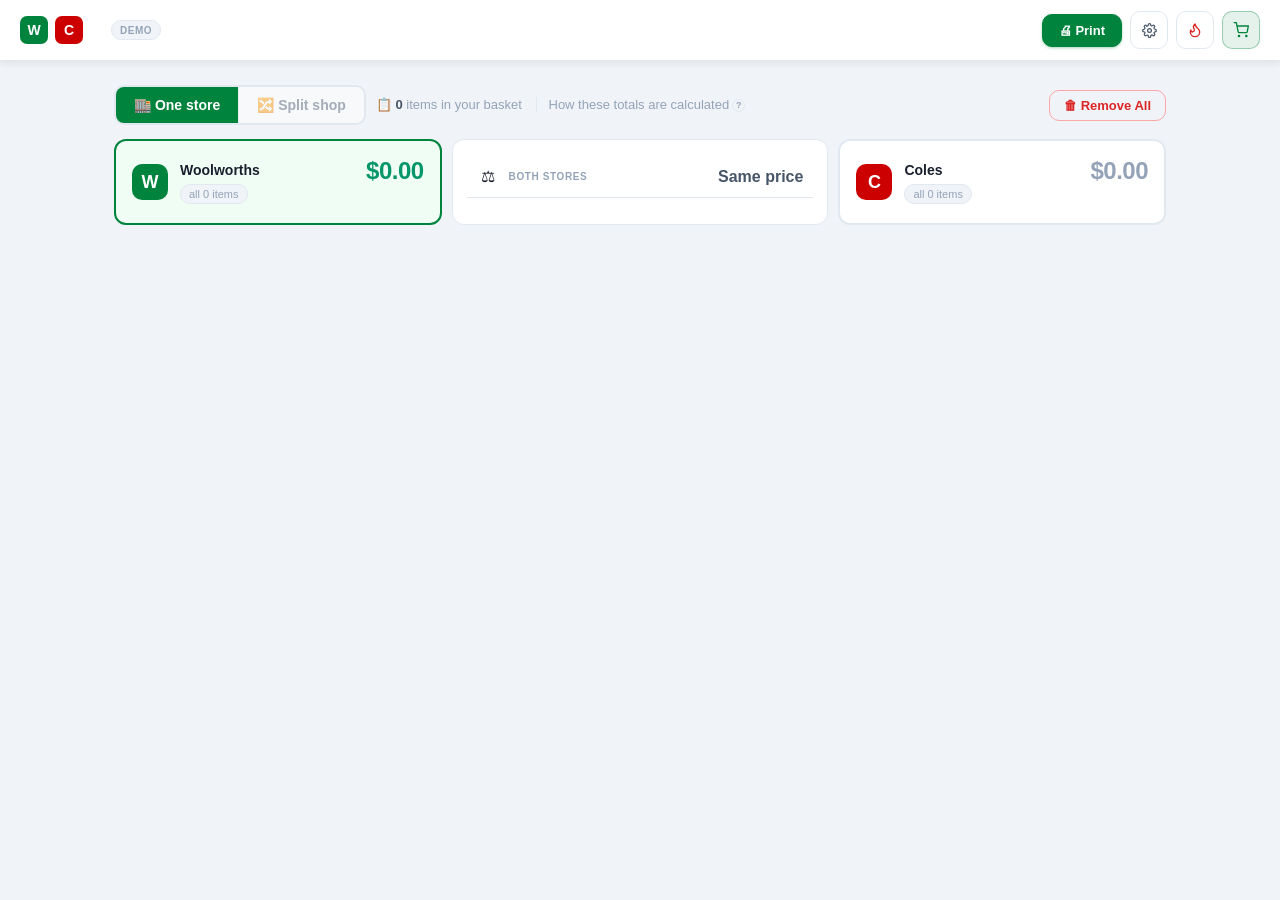
<file: docs/shopping-list.html>
<!DOCTYPE html>
<html lang="en">
<head>
  <meta charset="UTF-8" />
  <meta name="viewport" content="width=device-width, initial-scale=1.0, viewport-fit=cover" />
  <title>Basket - PriceWatch</title>
  <meta name="description" content="Your PriceWatch basket - split across Woolworths and Coles for the cheapest total." />
  <meta name="theme-color" content="#00843D" />
  <meta name="apple-mobile-web-app-capable" content="yes" />
  <meta name="apple-mobile-web-app-title" content="PriceWatch" />
  <link rel="apple-touch-icon" href="favicon.svg" />
  <link rel="manifest" href="manifest.webmanifest" />
  <link rel="icon" type="image/svg+xml" href="favicon.svg" />
  <script>
  (function () {
    try {
      var t = localStorage.getItem('pw_theme') || 'light';
      var dark = t === 'dark' || (t === 'auto' && matchMedia('(prefers-color-scheme: dark)').matches);
      if (dark) document.documentElement.setAttribute('data-theme', 'dark');
    } catch (e) {}
  })();
  </script>
  <style>
    :root {
      --ww: #00843D; --coles: #CC0000; --bg: #F0F4F8; --card: #fff;
      --border: #E2E8F0; --text: #1A1F2E; --text-mid: #475569; --text-soft: #94A3B8;
      --green: #059669; --green-light: #ECFDF5; --radius: 10px;
      --shadow: 0 2px 8px rgba(0,0,0,0.08);
    }
    * { box-sizing: border-box; margin: 0; padding: 0; }
    body { font-family: -apple-system, BlinkMacSystemFont, "Segoe UI", Roboto, sans-serif; background: var(--bg); color: var(--text); font-size: 14px; line-height: 1.5; }

    header { background: var(--card); border-bottom: 1px solid var(--border); position: sticky; top: 0; z-index: 100; box-shadow: var(--shadow); }
    .header-inner { max-width: 1600px; margin: 0 auto; padding: 0 20px; height: 60px; display: flex; align-items: center; justify-content: space-between; gap: 16px; }
    .header-left { display: flex; align-items: center; gap: 20px; }
    .brand { display: flex; align-items: center; gap: 7px; text-decoration: none; }
    .brand-name { font-size: 17px; font-weight: 800; color: var(--text); letter-spacing: -0.3px; display: none; /* wordmark retired - W/C chips are the home link */ }
    .store-chip-hdr { display: inline-flex; align-items: center; justify-content: center; font-weight: 900; border-radius: 7px; color: #fff; width: 26px; height: 26px; font-size: 13px; }
    .store-chip-hdr.ww { background: var(--ww); }
    .store-chip-hdr.coles { background: var(--coles); }
    nav { display: flex; gap: 4px; }
    nav a { font-size: 13px; font-weight: 500; color: var(--text-mid); padding: 6px 12px; border-radius: 8px; text-decoration: none; transition: background 0.15s, color 0.15s; }
    nav a:hover { background: var(--bg); color: var(--text); }
    nav a.active { background: var(--bg); color: var(--text); font-weight: 600; }
    .header-right { display: flex; align-items: center; gap: 8px; }

    /* 1100px: the old 860px left dead margins while the tables squeezed -
       give the name column the room instead. */
    main { max-width: 1100px; margin: 0 auto; padding: 24px; }

    /* ── Store card summary ─────────────────── */
    /* Three panels on one row: WW card | savings panel | Coles card - all three
       trip prices (each store + the split price) sit side by side. */
    .store-summary-wrap { margin-bottom: 20px; }
    .store-cards-grid { display: grid; grid-template-columns: 1fr 1.15fr 1fr; gap: 10px; align-items: stretch; }
    .store-card-sl {
      display: grid;
      grid-template-columns: auto 1fr auto;
      grid-template-areas: "icon name price" "icon name foreign" "icon name badge";
      column-gap: 12px; row-gap: 2px;
      align-items: center; align-content: center;
      padding: 12px 16px;
      background: var(--card); cursor: pointer;
      border: 2px solid var(--border); border-radius: 12px;
      transition: background .15s, border-color .15s;
    }
    /* Active card carries its store identity, not a fixed green */
    .store-card-sl.ww.card-active    { background: #F0FDF4; border-color: var(--ww); }
    .store-card-sl.coles.card-active { background: #FEF5F5; border-color: var(--coles); }
    .store-card-sl.card-inactive:hover { background: var(--bg); }
    /* Split mode: two real subtotals, neither store is "selected" - not
       clickable, so no pointer cursor and no hover affordance. */
    .store-card-sl.card-neutral { cursor: default; }
    .sc-icon { grid-area: icon; }
    .sc-icon-chip {
      display: inline-flex; align-items: center; justify-content: center;
      width: 36px; height: 36px; border-radius: 10px;
      font-weight: 900; color: #fff; font-size: 18px; line-height: 1;
    }
    .sc-icon-chip.ww    { background: var(--ww); }
    .sc-icon-chip.coles { background: var(--coles); }
    .sc-name-row { grid-area: name; display: flex; flex-direction: column; align-items: flex-start; gap: 3px; }
    .sc-store-name { font-size: 14px; font-weight: 700; }
    .sc-item-pill {
      font-size: 11px; background: var(--bg); color: var(--text-soft);
      border: 1px solid var(--border); border-radius: 10px;
      padding: 1px 8px; font-weight: 500;
    }
    .sc-price { grid-area: price; justify-self: end; font-size: 24px; font-weight: 800; letter-spacing: -0.5px; }
    .sc-price.price-active   { color: var(--green); }
    .sc-price.price-inactive { color: var(--text-soft); }
    .sc-badge-row { grid-area: badge; justify-self: end; min-height: 18px; display: flex; align-items: center; gap: 6px; }
    /* "incl. N from C/W" on its own line under the price so it never crowds the
       badge - the card grows taller to fit it (empty row = 0 height otherwise). */
    .sc-foreign-row { grid-area: foreign; justify-self: end; }
    .sc-foreign { display: inline-block; font-size: 10px; color: var(--text-soft); white-space: nowrap; cursor: help; background: var(--bg); border-radius: 8px; padding: 1px 7px; }
    .sc-badge {
      display: inline-block; background: var(--green); color: #fff;
      font-size: 11px; font-weight: 700; padding: 2px 10px; border-radius: 10px;
    }
    .sc-delta { font-size: 11px; font-weight: 600; color: var(--text-soft); font-variant-numeric: tabular-nums; }
    /* Savings panel - one line per figure (label left, price right), chips below */
    .sl-savings-panel {
      background: var(--card); border: 1px solid var(--border); border-radius: 12px;
      padding: 8px 14px; display: flex; flex-direction: column; justify-content: center; gap: 2px;
    }
    .sl-savings-panel .saving-info { display: flex; flex-direction: column; gap: 0; }
    /* All three lines share the same side padding so the Split shop line's
       label and amount COLUMN-ALIGN with Basket/Split saving (its tint box
       used to inset them by its own padding). 9px + 1px border = 10px. */
    .sl-savings-panel .saving-line { padding: 4px 10px; }
    .sl-savings-panel .saving-line + .saving-line { border-top: 1px solid var(--border); }
    .sl-savings-panel .saving-text { flex: 1; display: flex; align-items: center; justify-content: space-between; gap: 10px; }
    .sl-savings-panel .saving-label { margin-bottom: 0; }
    .sl-savings-panel .saving-amount { font-size: 16px; }
    /* Shared saving figures (see basketSavingLine / splitSavingLine): bold-green
       total (split only) + green (−$X) bracket.
       Two FIXED grid tracks, not a right-aligned flex row. As flex, the Basket
       line (bracket only) and the Split line (total + bracket) right-aligned as
       whole blocks, so the two brackets landed on different x - 740 vs 732 -
       and the panel read as ragged. The total column now holds its width even
       on the row that has no total, so the brackets line up down the panel. */
    .saving-figs {
      display: grid; grid-template-columns: auto minmax(0, auto);
      align-items: baseline; justify-content: end; gap: 8px;
    }
    .saving-figs .sv-disc { grid-column: 2; }
    .sv-total { font-size: 18px; font-weight: 800; color: var(--green); line-height: 1; font-variant-numeric: tabular-nums; }
    .sv-disc  { font-size: 14px; font-weight: 700; color: var(--green); font-variant-numeric: tabular-nums; }
    .sl-savings-panel .saving-icon { width: 22px; font-size: 16px; }
    .sl-savings-panel .saving-icon .store-chip { width: 22px; height: 22px; font-size: 12px; }
    .sl-savings-panel .bar-ribbon-chips { justify-content: center; gap: 6px; border-top: 1px solid var(--border); padding-top: 6px; margin-top: 2px; flex-wrap: nowrap; }
    /* The middle hero panel is too narrow (~380px) to fit all three chips WITH
       their words on one line. The W/C/= icon + count already says it, so drop
       the redundant words here (as mobile does) and keep them in the tooltip. */
    .sl-savings-panel .bar-ribbon-chips .chip-word { display: none; }
    /* Split mode: a connected X + Y = Z bar directly beneath the two store
       cards, spanning the grid - the equation ties the card totals to the
       combined trip price. */
    .trip-bar { grid-column: 1 / -1; display: flex; align-items: center; justify-content: center; gap: 10px; flex-wrap: wrap; background: #F0FDF4; border: 1px solid #D1FAE5; border-radius: 10px; padding: 7px 12px; }
    .trip-bar .tb-label { font-size: 10px; font-weight: 700; color: var(--text-soft); text-transform: uppercase; letter-spacing: 0.06em; }
    .trip-bar strong { font-size: 22px; font-weight: 800; color: var(--green); font-variant-numeric: tabular-nums; }
    .sl-mode-btn:disabled { opacity: .45; cursor: default; }
    /* ── Save ribbon (replaces stats bar) ── */
    .bar-ribbon {
      display: flex; align-items: center; gap: 10px; flex-wrap: wrap;
      background: #fff; border-top: 1px solid var(--border);
      padding: 10px 20px;
    }
    .bar-save-chip {
      display: inline-flex; align-items: center; gap: 7px;
      background: #ECFDF5; border: 1px solid #D1FAE5;
      color: #059669; font-size: 13px; font-weight: 700;
      padding: 6px 14px; border-radius: 20px; white-space: nowrap;
    }
    .bar-save-chip-eq {
      background: #F1F5F9; border-color: var(--border); color: #64748B;
    }
    .bar-save-chip-warn {
      background: #FFF7ED; border-color: #FED7AA; color: #C2410C;
    }
    .ribbon-sep {
      width: 1px; height: 18px; background: var(--border);
      margin: 0 2px; flex-shrink: 0;
    }
    .bar-store-chip {
      display: inline-flex; align-items: center; gap: 6px;
      background: #F1F5F9; color: #475569;
      font-size: 12px; font-weight: 600;
      padding: 5px 11px; border-radius: 14px; white-space: nowrap;
    }
    /* WW/Coles chips carry the real store logo square; only equal-price keeps a dot */
    .bar-store-chip .store-chip { width: 18px; height: 18px; font-size: 10px; border-radius: 5px; flex-shrink: 0; }
    /* Equal-price chip: a gray "=" square matching the W/C store chips - the
       old bare 8px gray dot read as nothing in particular on mobile. */
    .bar-store-chip.eq-chip::before {
      content: '='; display: inline-flex; align-items: center; justify-content: center;
      width: 18px; height: 18px; border-radius: 5px;
      background: #94A3B8; color: #fff; font-size: 12px; font-weight: 800;
      line-height: 1; flex-shrink: 0;
    }
    /* ── Optimal split strip ── */
    .bar-optimal {
      background: #F0FDF4; border-top: 1px solid #D1FAE5;
      border-bottom: 1px solid #D1FAE5;
      padding: 9px 22px; font-size: 13px; color: #059669;
      display: flex; align-items: center; gap: 8px;
    }
    .bar-optimal strong { font-size: 15px; font-weight: 800; }
    .bar-optimal span { color: #94A3B8; font-size: 12px; }
    /* Saving lines - same "Basket saving / Split shop" component as the main page. */
    .saving-line { display: flex; align-items: center; gap: 10px; }
    .saving-icon { flex-shrink: 0; display: inline-flex; align-items: center; justify-content: center; width: 26px; font-size: 20px; }
    .split-icon { display: block; border-radius: 50%; }
    .saving-text { text-align: left; line-height: 1; }
    /* Flex so the ? info icon centres on the text line instead of hanging low */
    .saving-label { display: flex; align-items: center; gap: 5px; font-size: 10px; font-weight: 700; color: var(--text-soft); text-transform: uppercase; letter-spacing: 0.06em; }
    .saving-amount { font-size: 20px; font-weight: 800; color: var(--green); line-height: 1; }
    .bar-ribbon-chips { display: flex; gap: 8px; flex-wrap: wrap; }

    /* Store sections */
    .store-section { margin-bottom: 28px; }
    .section-header {
      display: flex; align-items: center; gap: 10px;
      padding: 12px 0 10px;
      border-bottom: 2px solid var(--border); margin-bottom: 0;
    }
    .store-chip { display: inline-flex; align-items: center; justify-content: center; font-weight: 900; border-radius: 7px; color: #fff; width: 28px; height: 28px; font-size: 14px; }
    .store-chip.ww { background: var(--ww); }
    .store-chip.coles { background: var(--coles); }
    .section-title { font-size: 16px; font-weight: 700; }
    .section-count { font-size: 12px; color: var(--text-soft); }

    .sl-table-wrap { clip-path: inset(0 round var(--radius)); border: 1px solid var(--border); box-shadow: var(--shadow); border-radius: var(--radius); }
    table { width: 100%; border-collapse: collapse; table-layout: fixed; background: var(--card); }
    thead th { position: sticky; top: var(--header-h, 60px); z-index: 10; background: var(--bg); font-size: 11px; font-weight: 700; text-transform: uppercase; letter-spacing: .06em; color: var(--text-soft); padding: 10px 14px; text-align: left; border-bottom: 1px solid var(--border); border-right: 1px solid var(--border); box-shadow: 0 1px 0 var(--border); }
    thead th:last-child { border-right: none; }
    thead th.r { text-align: right; }
    .sl-sort-hdr { cursor: pointer; user-select: none; }
    .sl-sort-hdr:hover { color: var(--text); }
    tbody tr { border-bottom: 1px solid var(--border); }
    tbody tr:last-child { border-bottom: none; }
    tbody tr:nth-child(even) { background: #FAFBFC; }
    td { padding: 10px 14px; vertical-align: middle; overflow: hidden; text-overflow: ellipsis; white-space: nowrap; }
    td.r { text-align: right; font-weight: 600; }
    /* Name cell is the ONLY one that gives way: single line, ellipsis when
       long (full name in the title tooltip). Everything else keeps its room. */
    .item-name-cell { font-weight: 500; max-width: 0; }
    .name-wrap { display: flex; align-items: center; gap: 9px; line-height: 1.35; min-width: 0; }
    .name-wrap span { flex: 1; min-width: 0; overflow: hidden; text-overflow: ellipsis; white-space: nowrap; }
    .sl-thumb { width: 30px; height: 30px; border-radius: 6px; object-fit: contain; background: #fff; border: 1px solid var(--border); flex-shrink: 0; }
    /* Single-store mode: item not sold at the chosen store - priced from the other */
    /* Row for an item this store doesn't sell (one-store mode borrows the other
       store's price so the trip total stays honest): grayed with a quiet dash. */
    .row-fellback td { opacity: .55; }
    .row-fellback .act-cell { opacity: 1; } /* keep ✕ fully usable */
    .from-other { color: var(--text-soft); font-weight: 700; margin-left: 5px; cursor: help; }
    /* Category entry subline: the actual product this store's price is for */
    .bg-pick { font-size: 11px; color: var(--text-soft); margin-top: 1px; white-space: nowrap; overflow: hidden; text-overflow: ellipsis; }
    .bg-qty { color: var(--text-mid); font-weight: 600; }
    .price-val { font-size: 15px; font-weight: 700; }
    /* "/kg" after a category row's rate - same treatment as the main table */
    .pv-suffix { font-size: 10px; font-weight: 600; color: var(--text-soft, #94A3B8); margin-left: 1px; }
    .unit-val { font-size: 11px; color: var(--text-soft); }
    .total-val { font-size: 15px; font-weight: 700; color: var(--text); }
    /* Multi-buy tag icon beside a line total (hover for the full deal). Inline
       so it never adds a second row. `saved` = the deal is already in this
       total (green); `hint` = one more unit would reach it (muted). */
    .mb-ico { display: inline-flex; vertical-align: middle; margin-left: 4px; line-height: 0; cursor: help; }
    .mb-ico svg { display: block; }
    .mb-ico.saved { color: var(--ww, #00843D); }
    .mb-ico.hint  { color: var(--text-soft, #94A3B8); }
    /* Other store's promo marker inside the muted alt price ("C $3.50 2/$6") */
    .alt-mb { font-size: 10px; font-weight: 700; color: var(--text-soft, #94A3B8); border: 1px solid var(--border); border-radius: 7px; padding: 0 4px; }
    /* Pricing-basis note - rides on the end of the item-count line (only when
       the basket holds per-kg category rows) rather than taking its own row.
       Inherits the count line's size so the two read as one sentence; a spaced
       pipe separates them (they were running together at the same weight). */
    .sl-rate-note {
      color: var(--text-soft); font-size: inherit; white-space: nowrap;
      margin-left: 10px; padding-left: 12px; border-left: 1px solid var(--border);
    }
    .sl-rate-note .info-ico { vertical-align: middle; margin-left: 3px; }
    .sl-rate-note .info-ico:hover::after, .sl-rate-note .info-ico:focus::after {
      width: 320px; top: calc(100% + 7px); bottom: auto;   /* too tall to open upward */
    }
    /* Narrow screens: a 320px bubble centred on a 13px icon starts off-screen
       (measured -171px at 375px wide), so pin it to the viewport instead.
       Duplicated from style.css because this page does not load it. */
    @media (max-width: 700px) {
      .sl-rate-note .info-ico:hover::after, .sl-rate-note .info-ico:focus::after {
        position: fixed;
        left: 12px; right: 12px; width: auto; max-width: none;
        top: auto; bottom: auto; transform: none;
      }
    }
    @media (max-width: 700px) { .sl-rate-note { display: none; } }
    /* Money and quantities align digit-for-digit down a column */
    .price-val, .total-val, .unit-val, .qs-val, .sc-price, .saving-amount, tfoot td { font-variant-numeric: tabular-nums; }
    tfoot td { background: var(--bg); font-weight: 700; font-size: 15px; border-top: 2px solid var(--border); padding: 11px 14px; }
    tfoot td.r { text-align: right; }

    /* ── Inline row controls: qty stepper + swap-store + remove ── */
    .qty-step { display: inline-flex; align-items: center; border: 1px solid var(--border); border-radius: 8px; overflow: hidden; background: var(--card); }
    .qs-btn { width: 26px; height: 26px; border: none; background: transparent; color: var(--text-mid); font-size: 15px; font-weight: 600; cursor: pointer; line-height: 1; -webkit-tap-highlight-color: transparent; }
    .qs-btn:hover { background: var(--bg); color: var(--text); }
    .qs-val { min-width: 24px; text-align: center; font-weight: 600; font-size: 13px; }
    /* ⇄ / ✕ as proper mini-buttons - same border/radius family as the qty
       stepper so they read as part of the table, not floating glyphs. */
    .act-wrap { display: flex; gap: 5px; justify-content: flex-end; align-items: center; }
    .row-btn {
      width: 26px; height: 26px; display: inline-flex; align-items: center; justify-content: center;
      border: 1px solid var(--border); background: var(--card); border-radius: 8px;
      cursor: pointer; font-size: 13px; color: var(--text-mid); line-height: 1; padding: 0;
      -webkit-tap-highlight-color: transparent;
    }
    .row-btn:hover { background: var(--bg); color: var(--text); }
    .row-btn:disabled { opacity: .35; cursor: default; pointer-events: none; }
    .row-btn.rm:hover { color: #DC2626; border-color: #FCA5A5; background: rgba(220,38,38,.08); }
    /* Buttons/steppers, not text: the default td ellipsis clipped them to a dead "…" */
    .act-cell, .qty-cell { text-align: right; overflow: visible; text-overflow: clip; }

    /* Column resize handles (initSlResize creates them; without these rules
       they were 0-width and invisible - columns LOOKED unresizable) */
    .col-resize-handle {
      position: absolute; right: -4px; top: 10%; bottom: 10%;
      width: 9px; cursor: col-resize; border-radius: 3px;
      background: transparent; transition: background 0.15s; z-index: 2;
    }
    .col-resize-handle::before {
      content: ''; position: absolute; left: 3px; top: 0; bottom: 0; width: 3px;
      border-radius: 3px; background: rgba(0,0,0,0.12);
    }
    .col-resize-handle:hover::before, .col-resize-handle.resizing::before { background: var(--ww); }

    /* Info "?" bubbles (same component as the main page) */
    .info-ico {
      display: inline-flex; align-items: center; justify-content: center;
      width: 13px; height: 13px; border-radius: 50%; flex-shrink: 0;
      border: 1px solid var(--border); color: var(--text-soft);
      font-size: 9px; font-weight: 800; line-height: 1;
      letter-spacing: 0; text-transform: none;
      cursor: help; position: relative;
    }
    .info-ico:hover, .info-ico:focus { color: var(--text); outline: none; }
    .info-ico:hover::after, .info-ico:focus::after {
      content: attr(data-tip);
      position: absolute; bottom: calc(100% + 7px); left: 50%; transform: translateX(-50%);
      background: var(--text); color: var(--card);
      font-size: 11px; font-weight: 500; line-height: 1.45; text-transform: none; letter-spacing: 0;
      padding: 7px 11px; border-radius: 7px; width: 230px; text-align: left;
      white-space: normal; z-index: 600; pointer-events: none;
      box-shadow: 0 4px 14px rgba(0,0,0,.2);
    }

    /* Shopping mode is phone-only (in-store tool) - hide its toggle on web */
    @media (min-width: 701px) { .sl-mode-seg.sl-shop-seg { display: none; } }

    /* Only-one-store note */
    .only-note { font-size: 12px; color: var(--text-soft); font-style: italic; background: var(--card); border: 1px solid var(--border); border-radius: var(--radius); padding: 10px 14px; margin-top: 8px; }

    /* Print button */
    .btn { display: inline-flex; align-items: center; gap: 6px; padding: 8px 16px; border-radius: var(--radius); font-size: 13px; font-weight: 600; cursor: pointer; border: 1px solid var(--border); background: var(--card); color: var(--text-mid); transition: all .15s; }
    .btn:hover { background: var(--bg); color: var(--text); }
    .btn-primary { background: var(--ww); color: #fff; border-color: var(--ww); box-shadow: 0 1px 3px rgba(0,132,61,0.35); }
    .btn-primary:hover { background: #006B31; transform: translateY(-1px); }

    .sl-topbar { display: flex; align-items: center; gap: 10px; margin-bottom: 14px; flex-wrap: wrap; }
    /* Quiet one-liner ("N hot deals" / "N items") - sits inline in the topbar,
       on the same line as the One store / Split shop toggle. */
    .sl-note { font-size: 13px; color: var(--text-soft); }
    .sl-note strong { color: var(--text-mid); }
    .btn-outline-danger { display: inline-flex; align-items: center; gap: 6px; padding: 7px 14px; border-radius: var(--radius); font-size: 13px; font-weight: 600; cursor: pointer; border: 1.5px solid #FCA5A5; background: transparent; color: #DC2626; transition: all .15s; white-space: nowrap; }
    .btn-outline-danger:hover { background: #FEF2F2; border-color: #DC2626; }

    .empty { text-align: center; padding: 60px 20px; color: var(--text-soft); }
    .empty a { color: var(--ww); text-decoration: underline; }

    /* Header icon nav (mirrors style.css's .nav-icon-btn - this page has its own CSS) */
    .btn-ghost { background: var(--card); color: var(--text-mid); }
    .btn-ghost:hover { background: var(--bg); color: var(--text); }
    .btn-icon { position: relative; padding: 6px 8px; }
    .header-div { width: 1px; height: 24px; background: var(--border); flex-shrink: 0; margin: 0 2px; }
    .nav-icon-btn { text-decoration: none; padding: 6px 8px; }
    .nav-icon-btn svg { display: block; }
    .nav-icon-btn.nav-hot    { color: #DC2626; }
    .nav-icon-btn.nav-basket { color: var(--ww); }
    .nav-icon-btn.nav-watch  { color: #D97706; }
    .nav-icon-btn.nav-hot:hover    { color: #B91C1C; background: rgba(220,38,38,.08); }
    .nav-icon-btn.nav-basket:hover { color: #006B31; background: rgba(0,132,61,.08); }
    .nav-icon-btn.nav-watch:hover  { color: #B45309; background: rgba(217,119,6,.08); }
    .nav-icon-btn.here.nav-basket  { background: rgba(0,132,61,.10); border-color: rgba(0,132,61,.35); }
    /* Mirrors style.css's mobile header: nav cluster + bell hidden, but keep the
       Watchlist shortcut (its only mobile entry point) AND ⚙ Options - Options
       carries theme, scrape log and "fix stuck data", which a phone needs too. */
    @media (max-width: 700px) {
      .nav-icon-btn, .header-div { display: none; }
      #notifBtn { display: none !important; }
      .header-right .nav-icon-btn.nav-watch { display: inline-flex; }
    }

    /* ── Shopping mode - big tap-to-check rows for in-store use ── */
    /* Both top toggles (One store/Split shop and List/Shopping mode) share the
       SAME border + button sizing so the two rectangles are equal height. */
    .sl-mode-seg { display: inline-flex; border: 2px solid var(--border); border-radius: var(--radius); overflow: hidden; }
    /* Other store's price rides along muted next to each row price */
    .alt-price { font-size: 11px; color: var(--text-soft); font-weight: 600; margin-left: 6px; white-space: nowrap; font-variant-numeric: tabular-nums; }
    .sl-mode-btn {
      padding: 10px 18px; font-size: 14px; font-weight: 700; border: none; cursor: pointer;
      background: var(--card); color: var(--text-mid);
      display: inline-flex; align-items: center; gap: 6px; -webkit-tap-highlight-color: transparent;
    }
    .sl-mode-btn + .sl-mode-btn { border-left: 1px solid var(--border); }
    .sl-mode-btn.active { background: var(--ww); color: #fff; }
    .sm-progress-card {
      background: var(--card); border: 1px solid var(--border); border-radius: var(--radius);
      box-shadow: var(--shadow); padding: 14px 18px; margin-bottom: 18px;
      position: sticky; top: calc(var(--header-h, 60px) + 8px); z-index: 20;
    }
    .sm-progress-top { display: flex; justify-content: space-between; align-items: baseline; margin-bottom: 8px; gap: 10px; flex-wrap: wrap; }
    .sm-count { font-size: 13px; color: var(--text-mid); }
    .sm-total-wrap { font-size: 13px; color: var(--text-mid); }
    .sm-total { font-size: 18px; font-weight: 800; color: var(--text); }
    .sm-bar-track { height: 6px; background: var(--bg); border-radius: 999px; overflow: hidden; }
    .sm-bar-fill { height: 100%; width: 0; background: var(--ww); border-radius: 999px; transition: width .2s; }
    /* Per-store counts in the sticky card: instant visible feedback when the
       One store ⇄ Split shop toggle changes the plan (the store sections
       themselves are below the fold, so without this a tap looked like a no-op). */
    .sm-store-chips { display: flex; gap: 6px; justify-content: center; margin-top: 9px; }
    .sm-chip { font-size: 11px; font-weight: 700; border-radius: 999px; padding: 2px 10px; color: #fff; }
    .sm-chip.smw { background: var(--ww); }
    .sm-chip.smc { background: var(--coles); }
    .sm-store-h { display: flex; align-items: center; gap: 10px; padding: 18px 0 8px; }
    .sm-cat { font-size: 11px; font-weight: 700; color: var(--text-soft); text-transform: uppercase; letter-spacing: .05em; padding: 10px 4px 5px; }
    .sm-row {
      display: flex; align-items: center; gap: 12px; width: 100%; text-align: left;
      background: var(--card); border: 1px solid var(--border); border-radius: var(--radius);
      padding: 13px 14px; cursor: pointer; margin-bottom: 6px;
      -webkit-tap-highlight-color: transparent; font: inherit; color: inherit;
    }
    .sm-row:active { background: var(--bg); }
    .sm-check {
      width: 26px; height: 26px; border-radius: 50%; border: 2px solid var(--border);
      flex-shrink: 0; display: inline-flex; align-items: center; justify-content: center;
      color: #fff; font-size: 15px; line-height: 1;
    }
    .sm-row.done .sm-check { background: var(--ww); border-color: var(--ww); }
    /* Product shot - the whole point of shopping mode is recognising the pack on
       a shelf, which a name alone doesn't do for own-brand items. Fixed 40px box
       so a missing or broken image leaves a tidy placeholder instead of shunting
       the row's whole layout sideways (onerror drops the <img>, the box stays).
       White plate in BOTH themes: store shots are cut out on white, and letting
       them sit on the dark card just draws a white rectangle anyway. */
    .sm-thumb {
      width: 40px; height: 40px; flex-shrink: 0; overflow: hidden;
      border-radius: 7px; border: 1px solid var(--border); background: #fff;
      display: inline-flex; align-items: center; justify-content: center;
    }
    .sm-thumb img { width: 100%; height: 100%; object-fit: contain; display: block; }
    /* contain, not cover: a cropped pack shot is worse than a small one. */
    .sm-name {
      flex: 1; min-width: 0; font-size: 14px; font-weight: 500; color: var(--text);
      display: -webkit-box; -webkit-line-clamp: 2; -webkit-box-orient: vertical;
      overflow: hidden; line-height: 1.3;
    }
    .sm-qty { font-size: 12px; color: var(--text-soft); white-space: nowrap; }
    .sm-sub { font-size: 11px; color: var(--text-soft); font-weight: 600; }
    .sm-price { font-size: 14px; font-weight: 700; min-width: 52px; text-align: right; color: var(--text); }
    .sm-row.done { opacity: .55; }
    .sm-row.done .sm-name, .sm-row.done .sm-price { text-decoration: line-through; color: var(--text-soft); }
    :root[data-theme="dark"] .sl-mode-btn { background: var(--card); color: var(--text-mid); }
    :root[data-theme="dark"] .sl-mode-btn.active { background: var(--ww); color: #fff; }

    @media (max-width: 700px) {
      /* Home (bottom tab bar already has it), the W/C logo, and Print (no phone
         has a printer) leave the header with nothing left to show - the bottom
         tab bar covers navigation. Drop the whole row; the scrape-progress strip
         (a sibling, not inside .header-inner) still shows when relevant. */
      .header-inner { display: none; }
      nav { flex-wrap: nowrap; overflow-x: auto; -webkit-overflow-scrolling: touch; }
      nav::-webkit-scrollbar { display: none; }
      nav a { white-space: nowrap; font-size: 13px; padding: 6px 8px; }
      /* Compact W-vs-C cards side by side, savings panel full-width below them
         (desktop puts the panel BETWEEN the cards; the shared DOM reorders here
         via grid `order`). Cards stack their content vertically on a phone. */
      .store-cards-grid { grid-template-columns: 1fr 1fr; }
      .sl-savings-panel { order: 3; grid-column: 1 / -1; }
      /* The store badge is back on phones. It was hidden because the desktop
         card puts icon / name / price on ONE row, which cannot fit in the ~168px
         each card gets when the two sit side by side. Re-laid out instead of
         re-hidden: badge and store name share the top row, the price takes the
         full width beneath it. The badge is the fastest way to tell the two
         cards apart at a glance - it carries the store's colour, so you read
         green-or-red before you read any word. Same card in both one-store and
         split mode, so both get it. */
      .store-card-sl {
        display: grid;
        grid-template-columns: auto minmax(0, 1fr);
        grid-template-areas: "icon name" "price price" "foreign foreign" "badge badge";
        column-gap: 8px; row-gap: 3px; align-content: start;
        padding: 12px 14px;
      }
      .sc-icon { display: block; align-self: center; }
      .sc-icon-chip { width: 26px; height: 26px; font-size: 13px; border-radius: 7px; }
      .sc-name-row { align-self: center; margin-bottom: 2px; }
      .sc-price { justify-self: start; }
      .sc-badge-row, .sc-foreign-row { justify-self: start; margin-top: 4px; }
      .bar-ribbon { gap: 8px; padding: 10px 14px; }
      .sc-price { font-size: 24px; margin-bottom: 2px; }
      main { padding-left: 12px; padding-right: 12px; }
      /* Topbar: fixed-size controls - each segment/button gets exactly half the
         row instead of letter-count width, so the stack aligns edge to edge. */
      .sl-topbar { display: grid; grid-template-columns: 1fr 1fr; gap: 8px; }
      .sl-flexspacer { display: none; }
      .sl-mode-seg { grid-column: 1 / -1; display: grid; grid-template-columns: 1fr 1fr; }
      .sl-mode-btn { justify-content: center; }
      .sl-split-seg .sl-mode-btn { padding: 10px 8px; }
      /* Note + its action button share ONE row in every mobile view (list AND
         shopping mode): note on the left, button on the right. Previously the
         list-mode Remove All button sat alone in the left half with dead space
         beside it, while shopping mode's Reset spanned the full width - so the
         two modes looked different. */
      .sl-note { grid-column: 1; align-self: center; text-align: left; font-size: 12px; }
      #removeAllBtn, #smResetBtn { grid-column: 2; justify-content: center; }
      /* The thumbnail costs 40px of a 375px screen, so the row buys it back from
         its own padding and gaps rather than from the product name - at 12px gaps
         the name dropped to ~139px and clipped mid-word on ordinary items. The
         thumbnail also makes the row taller than the 26px tick did, which is the
         headroom the 2-line name clamp uses. */
      .sm-row { gap: 9px; padding: 10px 11px; }
      .sm-price { min-width: 48px; }
      /* One-line savings + tinted Split shop row come from the shared
         .sl-savings-panel base styles; mobile only shortens the chip wording */
      .chip-word { display: none; }
      /* Stacked rows replace the table grid: a 6-column table can't fit a 375px
         phone, so each row becomes a two-line card - name (+ remove) on top,
         price · qty stepper · line total underneath. Same markup, CSS-only. */
      .sl-table-wrap table, .sl-table-wrap tbody, .sl-table-wrap tfoot { display: block; }
      .sl-table-wrap colgroup, .sl-table-wrap thead { display: none; }
      .sl-table-wrap tbody tr {
        display: grid;
        grid-template-columns: 1fr auto auto;
        grid-template-areas: "name name act" "price qty total";
        gap: 6px 12px; padding: 10px 12px; align-items: center;
      }
      .sl-table-wrap td { padding: 0; border: none; white-space: normal; overflow: visible; text-overflow: clip; }
      .item-name-cell { grid-area: name; max-width: none; }
      .cat-cell { display: none; }
      .price-cell { grid-area: price; text-align: left; }
      .qty-cell { grid-area: qty; }
      .total-cell { grid-area: total; text-align: right; min-width: 64px; }
      .act-cell { grid-area: act; align-self: start; }
      /* Finger-sized touch targets */
      .qs-btn { width: 34px; height: 34px; }
      .row-btn { padding: 8px 9px; font-size: 14px; }
      .sl-table-wrap tfoot tr { display: flex; justify-content: space-between; padding: 11px 12px; background: var(--bg); border-top: 2px solid var(--border); }
      .sl-table-wrap tfoot td { padding: 0; border: none; background: none; }
      .sl-table-wrap tfoot td:empty { display: none; }
    }
    @media print {
      header .header-actions { display: none; }
      body { background: #fff; }
      main { padding: 12px; }
      table { box-shadow: none; }
      /* Paper is read-only: keep the qty NUMBER, drop the buttons */
      .qs-btn, .act-cell, .sl-topbar, .sl-note { display: none; }
      .qty-step { border: none; }
    }

    /* Bottom tab bar */
    #bottomTabBar { display: none; }
    @media (max-width: 700px) {
      #bottomTabBar {
        display: flex; position: fixed; bottom: 0; left: 0; right: 0; height: 56px;
        background: var(--card); border-top: 1px solid var(--border);
        box-shadow: 0 -2px 8px rgba(0,0,0,.08); z-index: 150;
        padding-bottom: env(safe-area-inset-bottom, 0px);
      }
      .btb-tab {
        flex: 1; display: flex; flex-direction: column;
        align-items: center; justify-content: center;
        gap: 2px; text-decoration: none; color: var(--text-soft);
        font-size: 10px; font-weight: 600; letter-spacing: .03em;
        padding: 5px 0; -webkit-tap-highlight-color: transparent;
        transition: color 0.12s;
      }
      .btb-tab.active { color: var(--ww); }
      .btb-tab svg { flex-shrink: 0; }
      /* header nav only - a bare `nav` also matched #bottomTabBar and hid it */
      header nav { display: none !important; }
      main { padding-bottom: 80px !important; }
    }

    /* Dark mode */
    :root[data-theme="dark"] {
      --bg: #0f172a; --card: #1e293b; --border: #334155;
      --text: #f1f5f9; --text-mid: #94a3b8; --text-soft: #64748b;

      & body { background: var(--bg); color: var(--text); }
      & header { background: var(--card); border-bottom-color: var(--border); }
      & .store-card-sl { background: var(--card); }
      & .store-card-sl.ww.card-active    { background: #052e16; border-color: var(--ww); }
      & .store-card-sl.coles.card-active { background: #450a0a; border-color: var(--coles); }
      & .bar-ribbon { background: var(--card); border-top-color: var(--border); }
      & .bar-optimal { background: #052e16; border-color: #14532d; }
      & .trip-bar { background: #052e16; border-color: #14532d; }
      & tbody tr:nth-child(even) { background: #182030; }
      & tfoot td { background: var(--bg); }
      & table { background: var(--card); }
      & .only-note { background: var(--card); border-color: var(--border); }
      & #bottomTabBar { background: var(--card); border-top-color: var(--border); }
    }

    /* ── "Worth the detour?" prompt (basket, one-store mode) ──────────────────
       A speech bubble, because it is the app saying something rather than another
       panel of data. The rows are a GRID, not flex: with flex, every product name
       was a different length so the store chips and prices landed in a different
       place on each line and the block read as noise. Four fixed columns line the
       chips, the arrows, the prices and the savings all up. */
    /* Full width. The 720px cap was meant to stop a wide bubble sprawling, but
       on a 1450px screen it left the thing sitting under two thirds of the page
       with a large empty gap beside it, which read as broken rather than
       restrained. The row grid already keeps the content aligned at any width. */
    .detour {
      position: relative; margin: 22px 0 10px; padding: 15px 17px 14px;
      border: 1.5px solid #C7D2FE; border-radius: 16px;
      background: linear-gradient(180deg, #EEF2FF, var(--card));
      box-shadow: 0 2px 10px rgba(67,56,202,.07);
    }
    /* The bubble's tail, drawn as two stacked triangles so the 1.5px border reads
       round the point too. */
    .detour::before, .detour::after {
      content: ''; position: absolute; top: -11px; left: 30px;
      border-left: 11px solid transparent; border-right: 11px solid transparent;
      border-bottom: 11px solid #C7D2FE;
    }
    .detour::after { top: -9px; border-bottom-color: #EEF2FF; }
    .dt-h { display: flex; align-items: center; gap: 9px; font-weight: 800; font-size: 14.5px; color: #3730A3; }
    /* The title shrinks before the pill or the ✕ do - those two are fixed-size
       facts, the sentence is the part that can afford an ellipsis. */
    .dt-title { min-width: 0; overflow: hidden; text-overflow: ellipsis; white-space: nowrap; }
    .dt-pct {
      margin-left: auto; flex-shrink: 0;
      font-size: 11.5px; font-weight: 700; color: #4338CA;
      background: #E0E7FF; padding: 3px 10px; border-radius: 9px; white-space: nowrap;
    }
    .dt-sub { font-size: 12.5px; color: var(--text-mid); margin: 5px 0 12px; }
    /* name | from | arrow | to | saving - fixed tracks, so every row aligns. */
    .dt-row {
      display: grid; grid-template-columns: minmax(0, 1fr) 92px 16px 92px 84px;
      align-items: center; gap: 8px; padding: 9px 12px; margin-bottom: 7px;
      background: var(--card); border: 1px solid var(--border); border-radius: 10px;
    }
    .dt-name { min-width: 0; font-size: 13px; font-weight: 600; overflow: hidden; text-overflow: ellipsis; white-space: nowrap; }
    /* The chip track was 18px while the chip itself renders at 28px, so every
       chip spilled 10px into the price column and sat under the digits - the
       overlap was on both the live price and the struck-through one. The track
       is the chip's real width now, and the chip is pinned to it so it cannot
       grow past its column again. */
    .dt-p {
      display: grid; grid-template-columns: 22px minmax(0, 1fr); align-items: center; gap: 7px;
      font-size: 13px; font-weight: 700; font-variant-numeric: tabular-nums;
    }
    .dt-p .store-chip { width: 22px; height: 22px; font-size: 12px; border-radius: 6px; flex-shrink: 0; }
    .dt-from { color: var(--text-soft); }
    .dt-from .dt-amt { text-decoration: line-through; }
    .dt-to { color: var(--text); }
    .dt-arrow { color: var(--text-soft); font-size: 13px; text-align: center; }
    .dt-save { text-align: right; font-size: 13px; font-weight: 800; color: var(--ww); font-variant-numeric: tabular-nums; }
    .dt-foot { display: flex; align-items: center; gap: 10px; margin-top: 12px; flex-wrap: wrap; }
    .dt-total { font-size: 13.5px; font-weight: 800; margin-right: auto; }
    .dt-total b { color: var(--ww); }
    .dt-verdict {
      font-size: 12px; color: #7C2D12; background: #FFF7ED;
      border-left: 3px solid #c95000; padding: 9px 12px; border-radius: 0 8px 8px 0; margin-top: 12px;
    }
    /* In the header row, not absolutely positioned over it. Floating at
       `right: 12px` it sat ON TOP of the right edge of the "% of your split
       saving" pill - the ✕ spanned x 802-813 while the pill ended at 808. As a
       flex item it cannot collide with anything, whatever the pill's text says.
       24px so it is a real hit target; it was 11x17. */
    .dt-x {
      flex-shrink: 0; width: 24px; height: 24px; display: flex;
      align-items: center; justify-content: center;
      border: 0; background: none; cursor: pointer; color: var(--text-soft);
      font-size: 13px; border-radius: 6px; padding: 0;
    }
    .dt-x:hover { color: var(--text); background: rgba(0,0,0,.05); }
    .dt-x:focus-visible { outline: 2px solid #4338CA; outline-offset: 1px; }
    /* The "it's off" line. Quiet enough to ignore, present enough to undo. */
    .detour-off {
      margin: 18px 0 6px; font-size: 12.5px; color: var(--text-soft);
      display: flex; align-items: center; gap: 8px;
    }
    .detour-off button {
      font: inherit; font-weight: 700; color: #4338CA; background: none;
      border: 0; padding: 0; cursor: pointer; text-decoration: underline;
    }
    .detour-off button:hover { color: #3730A3; }
    @media (max-width: 700px) {
      .detour { margin-top: 18px; }
      .dt-row { grid-template-columns: 1fr auto; row-gap: 6px; }
      .dt-name { grid-column: 1 / -1; white-space: normal; }
      .dt-arrow { display: none; }
      .dt-save { grid-column: 2; }
      /* At 375px all four header items on one line squeezed the title to 94px -
         "3 items much cheaper at Woolworths" became three words. The pill is
         the least important of the four, so it takes its own line and the
         sentence gets the first one in full. */
      .dt-h { flex-wrap: wrap; row-gap: 6px; align-items: flex-start; }
      /* `1 1 0`, not `1 1 auto`: at auto the title claims its full natural
         width and pushes the ✕ onto a line of its own. At 0 it shares the line
         and wraps to two lines inside its own column instead. */
      .dt-title { white-space: normal; flex: 1 1 0; min-width: 0; }
      .dt-x { order: 3; }
      .dt-pct { order: 4; flex-basis: 100%; margin-left: 0; }
      .dt-foot .btn { flex: 1 1 auto; }
    }
  </style>
</head>
<body>
<header data-page="shopping-list"></header>
<script src="header.js?v=27"></script>

<main id="main">
  <div class="empty">Loading…</div>
</main>

<script src="name_map.js?v=56"></script>
<script src="utils.js?v=155"></script>
<script>
// fmt() lives in utils.js (loaded above).
// Short display name (same map the rest of the site uses); falls back to the
// raw name minus the "Woolworths " prefix when an item isn't in the map.
// Category entries render their group label, never the raw __group_* key.
const dispName = i => i._isGroup ? i._groupLabel : shortName(i.list_item);
// PACK SIZE of a unit-based per-kg group's pick at `store` ("1kg", "2kg") -
// rendered beside the pick name. The pack MULTIPLIER is not shown here: it
// lives in the row's qty cell (2 units of 1kg vs 1 unit of 2kg).
const pickQty = (i, store) => {
  const best = store === 'ww' ? i._wwBest : i._coBest;
  // Pack size in kg = pack price ÷ its $/kg.
  const size = (best?.result?.price != null && best?.perkg) ? best.result.price / best.perkg : null;
  if (size == null) return '';
  // Snap to 0.05kg: size is derived as price ÷ $/kg and $/kg is rounded to 4dp,
  // so a clean 4kg bag can read as 3.99. Grocery pack sizes are 0.05kg-grained.
  return `${Math.round(size * 20) / 20}kg`;
};

// ── Basket column widths ──────────────────────────────────────────────────────
let _slColWidths = (() => {
  try { return JSON.parse(localStorage.getItem('pw_sl_col_widths')) || {}; } catch { return {}; }
})();
function saveSlColWidths() { localStorage.setItem('pw_sl_col_widths', JSON.stringify(_slColWidths)); }

function initSlResize() {
  // table-layout:fixed sizes every column from the <colgroup>'s <col> widths -
  // the old code resized the th/td elements, which fixed layout IGNORES, so
  // dragging "didn't act accordingly". Resize the <col> itself.
  document.querySelectorAll('.sl-table-wrap table').forEach(table => {
    const cols = table.querySelectorAll('colgroup col');
    table.querySelectorAll('thead th').forEach((th, colIdx) => {
      const key = th.dataset.col;
      const colEl = cols[colIdx];
      if (!key || !colEl) return;
      if (_slColWidths[key]) colEl.style.width = _slColWidths[key] + 'px';
      if (th.querySelector('.col-resize-handle')) return;
      const handle = document.createElement('div');
      handle.className = 'col-resize-handle';
      th.appendChild(handle);
      handle.addEventListener('mousedown', (e) => {
        e.preventDefault(); e.stopPropagation();
        const startX = e.clientX;
        const startW = th.getBoundingClientRect().width;
        handle.classList.add('resizing');
        document.body.style.cursor = 'col-resize';
        document.body.style.userSelect = 'none';
        function onMove(ev) {
          colEl.style.width = Math.max(50, startW + ev.clientX - startX) + 'px';
        }
        function onUp() {
          handle.classList.remove('resizing');
          document.body.style.cursor = ''; document.body.style.userSelect = '';
          document.removeEventListener('mousemove', onMove);
          document.removeEventListener('mouseup', onUp);
          _slColWidths[key] = Math.round(th.getBoundingClientRect().width);
          saveSlColWidths();
        }
        document.addEventListener('mousemove', onMove);
        document.addEventListener('mouseup', onUp);
      });
    });
  });
}

// normalizeCategory (utils.js) keeps old override/scraper names pointing at live categories.
// A member takes its category's category - same rule as the main page's
// getCategory(), so the basket groups a product under the same heading the
// table shows it under. variantGroupOf/GROUP_DEFAULT_CATEGORY are in utils.js.
function getCategory(item, catOv) {
  const g = variantGroupOf(item.list_item);
  if (g) return normalizeCategory(g.category || GROUP_DEFAULT_CATEGORY);
  return normalizeCategory(catOv[item.list_item] || ITEM_CATEGORY_DEFAULTS[item.list_item] || item.category);
}

// ── Dynamic sticky header offset ─────────────────────────────────────────────
// Calculates actual nav height and applies it to thead th sticky offset.
// This prevents floating prices if header height ever changes.
function fixStickyOffset() {
  const navH = document.querySelector('header')?.offsetHeight || 60;
  document.querySelectorAll('thead th').forEach(th => {
    th.style.top = navH + 'px';
  });
}
window.addEventListener('load', fixStickyOffset);
window.addEventListener('resize', fixStickyOffset);

async function boot() {
  const main = document.getElementById('main');

  // Load data
  let data, analysis = {}, catOv = {};
  try {
    const res = await fetch(`data/latest.json?t=${Date.now()}`);
    data = await res.json();
  } catch {
    main.innerHTML = '<div class="empty">Could not load price data.</div>';
    return;
  }
  try { analysis = await fetch('data/item_analysis.json').then(r => r.json()); } catch {}
  try { catOv  = JSON.parse(localStorage.getItem('pw_categories_v1') || '{}'); } catch {}
  try {
    const prioOv = JSON.parse(localStorage.getItem('pw_priorities_v1') || '{}');
    Object.assign(analysis, Object.fromEntries(Object.entries(prioOv).map(([k, v]) => [k, { ...(analysis[k] || {}), priority: v }])));
  } catch {}

  // The basket: a normal persistent cart (localStorage pw_sl_handoff, written
  // by the main page's add/remove controls and by removals here). Nothing lands
  // in it unless the user explicitly added it, and it stays until removed.
  // (The old consume-once handoff + lock flag are retired - drop the flag.)
  let handoff = null;
  try { handoff = JSON.parse(localStorage.getItem('pw_sl_handoff') || 'null'); } catch {}
  localStorage.removeItem('pw_sl_locked');

  // Match against ALL items, not just active ones: a per-kg group's cheapest
  // variant can be an archived product the user deliberately added.
  const basketNames = new Set(handoff?.items || []);
  let displayItems = (data.items || []).filter(i => basketNames.has(i.list_item));

  // Per-kg CATEGORY entries (__group_* keys): the basket follows the group,
  // not a frozen product pick. Each store's side is re-resolved HERE, on every
  // visit, to that store's cheapest variant by $/kg (cheapest sticker when no
  // size resolves) - so a category is never "one store only" as long as either
  // store prices any variant, and price changes move the pick automatically.
  {
    const byName = new Map((data.items || []).map(i => [i.list_item, i]));
    // ONE builder, shared with the main table (utils.js). This page used to have
    // its own copy that disagreed on member lists, $/kg exclusions and the
    // comparison metric, so a category could total differently on the two pages.
    const wanted = new Set([...basketNames].filter(n => n.startsWith('__group_')));
    for (const g of buildVariantGroups(byName)) {
      if (!wanted.has(g.list_item)) continue;
      if (g._wwPerKg == null && g._coPerKg == null) continue; // nothing priced yet
      // How many whole packs of the picked product make up the planned quantity -
      // shown next to the pick so you know what to actually put in the trolley.
      // It does NOT drive the money: see groupStoreTotal().
      const packsFor = (best) => {
        if (!best?.result || best.result.price == null || !best.perkg) return null;
        const packKg = best.result.price / best.perkg;         // pack size in kg
        return packKg > 0 ? Math.max(1, Math.ceil(groupUnits(g.list_item) / packKg)) : null;
      };
      displayItems.push({
        ...g,
        _wwPickName: g._wwBest ? g._wwBest.name : null,
        _coPickName: g._coBest ? g._coBest.name : null,
        _wwPacks: packsFor(g._wwBest),
        _coPacks: packsFor(g._coBest),
      });
    }
  }

  // Basket quantities: how many UNITS OF EACH PRODUCT are in the cart (integer
  // packs, default 1, min 1) - deliberately independent of the main page's
  // Units column, which plans kg amounts. bq() also sanitises legacy values
  // (old snapshots held kg fractions like 0.2, which made steppers nonsense).
  let basketQty = (handoff?.quantities && typeof handoff.quantities === 'object') ? { ...handoff.quantities } : {};
  const bq = n => { const q = Number(basketQty[n]); return Number.isFinite(q) && q >= 1 ? Math.round(q) : 1; };

  // An empty basket renders the NORMAL screen - hero panels, toggle, empty
  // tables - not a bare "go back" message.

  // "N items in your basket" caption - rendered in BOTH list and shopping mode,
  // positioned UNDER the mode toggles. A function, not a boot-time const: row
  // removals re-render and the count must track the live basket.
  const filterNoteHtml = () =>
    `<strong>${displayItems.length}</strong> item${displayItems.length !== 1 ? 's' : ''} in your basket`;

  // Split mode: which table a truly equal-priced item is LISTED under (the two
  // tables can't overlap). It costs the same either way, so this is a fixed
  // tie-breaker, not a user choice - see the store-card click removal below.
  const equalStore = 'ww';

  // View model: ONE store by default - the realistic plan is buying the whole
  // basket at whichever store totals cheaper. "Split shop" opts into the
  // two-table cheapest-at-each-store view. Persisted across visits.
  // Always opens in one-store - the realistic default plan. Split shop is a
  // per-visit opt-in (deliberately NOT persisted; it kept surprising on return).
  let slSplit = false;
  let chosenStore = null; // single mode: store to buy at; null = auto (cheaper total)

  // Per-row "buy it at the other store instead" overrides (split mode only,
  // session-only). Clicking a store card resets them.
  const storeOverride = new Map(); // list_item → 'ww' | 'coles'

  // Pack multiplier for a store's side of a row: per-kg category rows scale the
  // smaller pack up to the group's comparison weight (2 × 1kg vs 1 × 2kg);
  // everything else is 1.
  const packsOf = (i, store) => (store === 'ww' ? i._wwPacks : i._coPacks) ?? 1;
  // The price this row SHOWS at `store` - the SAME number the main table shows:
  // $/kg for a weighed category, pack price for everything else. Null when the
  // store doesn't price it.
  const effPrice = (i, store) => {
    if (i._isGroup) return store === 'ww' ? i._wwPerKg : i._coPerKg;
    // shelfPrice: same reason as lineCost below - `price` is a per-kg rate for a
    // by-weight row, and this is the figure printed beside it.
    return shelfPrice(store === 'ww' ? i.woolworths : i.coles);
  };
  // Effective price of an item at `store`. In SINGLE mode, items the store
  // doesn't sell fall back to the other store's price (you have no choice for
  // those) - the same rule computeTotals uses, so the table subtotal always
  // EQUALS the store card total. In split mode no fallback (an item is only
  // in a store's table because it's priced there).
  function priceFor(i, store) {
    const own = effPrice(i, store);
    if (own != null || slSplit) return own;
    return effPrice(i, store === 'ww' ? 'coles' : 'ww');
  }

  // ── Multi-buy ("2 for $7") ────────────────────────────────────────────────
  // The PER-UNIT price on screen never changes - only what the line actually
  // costs. Units at the register = basket qty × packs (a per-kg row can be
  // several packs), so the promo is counted against real packs, not rows.
  const mbOf = (i, store) => ((store === 'ww' ? i.woolworths : i.coles) || {}).multi_buy || null;
  const unitsOf = (i, store) => bq(i.list_item);
  // What this row costs at `store` = the price shown x the quantity shown - the
  // SAME rule (and for categories the SAME function) as the main table's Total
  // column, which is why the two pages' store totals agree to the cent.
  function lineCost(i, store) {
    if (i._isGroup) return groupStoreTotal(i, store);            // utils.js
    // shelfPrice (utils.js), not .price: a WW by-weight row stores a per-KG RATE
    // there, so a loose-mushroom line billed at $13.90 instead of the $2.78 the
    // portion actually costs. Mirrors mbLineCost() on the main page - these two
    // must agree to the cent or the basket total contradicts the table's.
    const p = shelfPrice(store === 'ww' ? i.woolworths : i.coles);
    if (p == null) return null;
    return multiBuyCost(unitsOf(i, store), p, mbOf(i, store));   // utils.js
  }
  // Line cost with the same single-mode fallback priceFor uses, so a table
  // subtotal always equals its store-card total.
  function lineCostFor(i, store) {
    const own = lineCost(i, store);
    if (own != null || slSplit) return own;
    return lineCost(i, store === 'ww' ? 'coles' : 'ww');
  }
  // What this line saves right now because of a multi-buy (0 when none applies).
  function lineMbSaving(i, store) {
    const mb = mbOf(i, store);
    const p = store === 'ww' ? i.woolworths?.price : i.coles?.price;
    if (!mb || p == null) return 0;
    const u = unitsOf(i, store);
    return +(u * p - multiBuyCost(u, p, mb)).toFixed(2);
  }
  // Which store is cheaper for this row RIGHT NOW - multi-buy AND qty aware
  // (lineCost, not effPrice), so a "2 for $4" that only beats the other store
  // at 2+ units flips the answer as the shopper steps the qty up (the avocado
  // case: WW cheaper at 1, Coles cheaper at 2). Matches computeSplit's sticker()
  // routing, so the ribbon counts and the split plan can never disagree.
  function cheaperStoreNow(i) {
    const w = lineCost(i, 'ww'), c = lineCost(i, 'coles');
    if (w == null || c == null) return null;   // single-store item - no contest
    if (w < c - 0.005) return 'ww';
    if (c < w - 0.005) return 'coles';
    return 'equal';
  }
  // Multi-buy marker for a line total: a small tag icon, not a second text row
  // (the old "deal −$X" wrapped and grew every promo row). The full wording -
  // deal terms and the exact saving - lives in the hover title.
  const mbTag = (cls, title) => `<span class="mb-ico ${cls}" title="${escAttr(title)}"><svg viewBox="0 0 24 24" width="12" height="12" aria-hidden="true"><path fill="currentColor" d="M21.41 11.58l-9-9C12.05 2.22 11.55 2 11 2H4c-1.1 0-2 .9-2 2v7c0 .55.22 1.05.59 1.42l9 9c.36.36.86.58 1.41.58s1.05-.22 1.41-.59l7-7c.37-.36.59-.86.59-1.41s-.23-1.06-.59-1.42zM5.5 7C4.67 7 4 6.33 4 5.5S4.67 4 5.5 4 7 4.67 7 5.5 6.33 7 5.5 7z"/></svg></span>`;

  // Per-table sort state - survives renderContent() re-renders
  let wwSortKey = 'category', wwSortDir = 'asc';
  let colesSortKey = 'category', colesSortDir = 'asc';

  // Rewrite the stored basket to match what's on screen, so removals here
  // persist (and the main page's ✓ marks stay in sync on the next visit).
  function persistBasket() {
    localStorage.setItem('pw_sl_handoff', JSON.stringify({
      items: displayItems.map(i => i.list_item),
      quantities: basketQty,
    }));
    window.pwSyncBasketBadge?.();   // header.js - basket count on the 🛒 nav icon
  }

  function sortItems(items, store, key, dir) {
    const mul = dir === 'asc' ? 1 : -1;
    return [...items].sort((a, b) => {
      let av, bv;
      if (key === 'category') {
        av = getCategory(a, catOv).toLowerCase();
        bv = getCategory(b, catOv).toLowerCase();
      } else if (key === 'item') {
        av = dispName(a).toLowerCase();
        bv = dispName(b).toLowerCase();
      } else if (key === 'price') {
        av = priceFor(a, store) ?? Infinity;
        bv = priceFor(b, store) ?? Infinity;
      } else if (key === 'total') {
        av = lineCostFor(a, store) ?? 0;   // multi-buy aware, matches the cell
        bv = lineCostFor(b, store) ?? 0;
      }
      return typeof av === 'string' ? av.localeCompare(bv) * mul : (av - bv) * mul;
    });
  }

  // Store-agnostic aggregate totals: the true cost of getting the WHOLE basket
  // primarily from one store, buying single-store-only items from wherever they
  // ARE priced (you have no choice for those). Previously each total summed ONLY
  // items priced at that store and silently dropped the rest - understating cost
  // rather than admitting "you can't get this here" - which let "Best split" (a
  // true full-basket total) come out MORE expensive than either "single store"
  // total, an impossible result for a real shopping trip. Every total must cover
  // the same item set for the comparison to mean anything.
  // Computed per render (not once at boot): qty steppers and row removals
  // change them live.
  function computeTotals() {
    // Multi-buy aware (lineCost), so "which store is cheaper" is decided on what
    // you'd actually be charged - a store can win on promos despite a dearer
    // shelf price. Same fallback rule as before: an item the store doesn't sell
    // is counted at the other store's price, so both totals cover the same set.
    const wwTotal = displayItems.reduce((s, i) => {
      const c = lineCost(i, 'ww') ?? lineCost(i, 'coles');
      return c != null ? s + c : s;
    }, 0);
    const coTotal = displayItems.reduce((s, i) => {
      const c = lineCost(i, 'coles') ?? lineCost(i, 'ww');
      return c != null ? s + c : s;
    }, 0);
    // diff drives the ribbon chip state (cheaper / paying-more / equal).
    const diff = Math.abs(wwTotal - coTotal);
    return { wwTotal, coTotal, diff, isEqual: diff < 0.01 };
  }

  // The split PLAN: what Split shop mode actually does right now (computeSplit
  // routing, incl. any row swaps). EVERY split figure derives from this one
  // plan - an abstract "each item at its cheapest sticker" total could
  // disagree with the plan's own routing (which is $/kg-based for per-kg
  // categories) and advertise a saving no real trip would collect, e.g. a
  // "Split saving" while the plan put every single item in one store.
  function computePlan() {
    const { wwItems, colesItems } = computeSplit();
    const sub = (items, store) => items.reduce((s, i) => s + (lineCostFor(i, store) ?? 0), 0);
    return {
      wwItems, colesItems,
      total: sub(wwItems, 'ww') + sub(colesItems, 'coles'),
      splits: wwItems.length > 0 && colesItems.length > 0,
    };
  }

  function computeSplit() {
    // Routing rules - every displayItem ends up in exactly one table:
    //   an explicit per-row override wins; otherwise route to the store with the
    //   cheaper STICKER price (what you actually pay for this row), equal-price
    //   items follow equalStore, single-store items go where they exist.
    // NOT cheaper_store: that flag can be $/kg-based and, for a size-mismatched
    // pair (e.g. a quarter cabbage $2.10 vs a whole one $6.90), name the pricier
    // sticker store - which sent the "split" plan to a dearer total and hid the
    // Split saving even though a real split saves money.
    // lineCost, not effPrice: routing must compare what you'd actually PAY for
    // this row - packs-scaled AND multi-buy aware. effPrice was qty-blind, so a
    // row whose promo only kicks in at 2 units never flipped store when the
    // shopper stepped the qty up, and the split plan disagreed with the
    // (multi-buy aware) totals - which is how a real $3 split saving could
    // vanish: the plan routed by shelf price to a dearer total. Un-swapped rows
    // now re-route automatically as qty changes; a manual ⇄ still wins.
    const sticker = i => {
      const w = lineCost(i, 'ww'), c = lineCost(i, 'coles');
      if (w == null) return 'coles';
      if (c == null) return 'ww';
      if (w < c - 0.005) return 'ww';
      if (c < w - 0.005) return 'coles';
      return 'equal';
    };
    const wwItems = displayItems.filter(i => {
      if (i.woolworths?.price == null) return false;
      const ov = storeOverride.get(i.list_item);
      if (ov) return ov === 'ww';
      const s = sticker(i);
      return s === 'ww' || (s === 'equal' && equalStore === 'ww');
    });
    const colesItems = displayItems.filter(i => {
      if (i.coles?.price == null) return false;
      const ov = storeOverride.get(i.list_item);
      if (ov) return ov === 'coles';
      const s = sticker(i);
      return s === 'coles' || (s === 'equal' && equalStore === 'coles');
    });
    // Invariant: wwItems ∪ colesItems === displayItems (no item in both or neither)
    return { wwItems, colesItems };
  }

  // The lists the page renders: split → cheapest-at-each-store; single → the
  // WHOLE basket under one store (default: the cheaper overall total).
  function singleStoreNow() {
    if (chosenStore) return chosenStore;
    const { wwTotal, coTotal } = computeTotals();
    return wwTotal <= coTotal ? 'ww' : 'coles';
  }
  function currentLists() {
    if (slSplit) return computeSplit();
    return singleStoreNow() === 'ww'
      ? { wwItems: displayItems, colesItems: [] }
      : { wwItems: [], colesItems: displayItems };
  }

  function buildTable(storeItems, store, sortKey, sortDir) {
    if (!storeItems.length) return `<p class="only-note">No items are cheapest at ${store === 'ww' ? 'Woolworths' : 'Coles'} in this selection.</p>`;
    const pfx    = store === 'ww' ? 'ww' : 'coles';
    const sorted = sortItems(storeItems, store, sortKey, sortDir);
    const subtotal = sorted.reduce((s, i) =>
      s + (lineCostFor(i, store) ?? 0), 0);
    const arrow = (key) => sortKey === key ? (sortDir === 'asc' ? ' ↑' : ' ↓') : ' ↕';
    const rows = sorted.map(i => {
      const own = store === 'ww' ? i.woolworths : i.coles;
      const other = store === 'ww' ? i.coles : i.woolworths;
      // Single mode: an item this store doesn't sell shows the OTHER store's
      // price with a chip - you'd have to grab those few elsewhere anyway.
      const fellBack = !slSplit && own?.price == null && other?.price != null;
      const sd = fellBack ? other : own;
      const units = bq(i.list_item);
      // The store this row's price/pick/packs actually come from (fellback rows
      // borrow everything from the other store).
      const rowStore = fellBack ? (store === 'ww' ? 'coles' : 'ww') : store;
      const rowPacks = packsOf(i, rowStore);
      // Multi-buy applies to PACKS at the register, not basket rows. Category
      // rows are priced by rate (see groupStoreTotal), so no promo maths there.
      const rowUnits = units;
      const rowMb = i._isGroup ? null : mbOf(i, rowStore);
      // The price this row shows, and its total = that price x the qty shown.
      const shownPrice = effPrice(i, rowStore);
      const rowQty = i._isGroup ? groupUnits(i.list_item) : units;
      const lineTotal = lineCostFor(i, store) ?? 0;
      const mbSaved = rowMb ? +((rowUnits * (sd?.price ?? 0)) - lineTotal).toFixed(2) : 0;
      // Either "you're getting the deal" or "one more unit and you would be".
      // The per-unit price above is untouched either way.
      const nudge = (rowMb && sd?.price != null) ? multiBuyNudge(rowUnits, sd.price, rowMb) : null;
      // A tag icon beside the total, not a wrapping second line. Full wording
      // (deal terms + exact saving) is in the hover title. `saved` = the deal is
      // already in this total (green); `hint` = one more unit reaches it (muted).
      const mbNote = rowMb
        ? (mbSaved > 0
            ? mbTag('saved', `${rowMb.qty} for ${fmt(rowMb.total)} multi-buy - already applied, saving ${fmt(mbSaved)} on this line`)
            : nudge
              ? mbTag('hint', `Buy ${nudge.need} more to get ${rowMb.qty} for ${fmt(rowMb.total)} and save ${fmt(nudge.saving)}`)
              : '')
        : '';
      const cat = getCategory(i, catOv);
      const img = sd?.image_url;
      // Split mode: ⇄ swaps the row to the other store. When the other store
      // doesn't sell it the button stays but disabled - a consistent column
      // beats buttons that silently vanish on some rows.
      const canSwap = slSplit && own?.price != null && other?.price != null;
      const swapDisabled = slSplit && own?.price != null && other?.price == null;
      const swapTo = store === 'ww' ? 'coles' : 'ww';
      const swapTitle = canSwap
        ? (store === 'ww' ? 'Buy at Coles instead' : 'Buy at Woolworths instead')
        : `Only sold at ${store === 'ww' ? 'Woolworths' : 'Coles'}`;
      // Not sold at this store: the whole row renders grayed (CSS .row-fellback)
      // with a quiet dash after the price - the loud "C only" chip made a
      // borrowed row look like a full citizen of the wrong store's list.
      const onlyChip = fellBack
        ? ` <span class="from-other" title="Not sold at ${store === 'ww' ? 'Woolworths' : 'Coles'} - you'd buy this at ${store === 'ww' ? 'Coles' : 'Woolworths'} (its price shown)">–</span>`
        : '';
      // The other store's price rides along muted - switching stores (or
      // deciding a ⇄ swap) needs both numbers in view. For per-kg category rows
      // it's the packs-scaled cost (the comparable number), not a lone sticker.
      // The other store's multi-buy rides along too (compact "2/$6") - deciding
      // a ⇄ swap on its shelf price alone hid that the other side becomes
      // cheaper at the promo quantity.
      const altStore = store === 'ww' ? 'coles' : 'ww';
      const altMb = !fellBack ? mbOf(i, altStore) : null;
      const altMbTxt = altMb ? ` <span class="alt-mb" title="${store === 'ww' ? 'Coles' : 'Woolworths'} multi-buy: ${altMb.qty} for ${fmt(altMb.total)}">${altMb.qty}/${fmt(altMb.total)}</span>` : '';
      const altPrice = (!fellBack && other?.price != null)
        ? ` <span class="alt-price" title="${store === 'ww' ? 'Coles' : 'Woolworths'} price${i._isGroup ? ' at the same total weight' : ''}">${store === 'ww' ? 'C' : 'W'} ${fmt(effPrice(i, altStore))}${altMbTxt}</span>`
        : '';
      const name = escAttr(i.list_item);
      // Category entry: show WHICH product this store's side actually is (the
      // fellback row borrows the other store's pick, like any borrowed price).
      const pickName = i._isGroup ? (rowStore === 'ww' ? i._wwPickName : i._coPickName) : null;
      const qtyLabel = i._isGroup ? pickQty(i, rowStore) : '';
      const pickHtml = pickName
        ? `<div class="bg-pick" title="${escAttr(pickName)}">→ ${esc(shortName(pickName))}${qtyLabel ? ` <span class="bg-qty">(${qtyLabel})</span>` : ''}</div>`
        : '';
      return `<tr${fellBack ? ' class="row-fellback"' : ''}>
        <td class="item-name-cell"><div class="name-wrap">${img ? `<img class="sl-thumb" loading="lazy" src="${escAttr(img)}" alt="" onerror="this.style.display='none'">` : ''}<span title="${escAttr(i._isGroup ? i._groupLabel : i.list_item)}">${esc(dispName(i))}</span></div>${pickHtml}</td>
        <td class="cat-cell" style="font-size:12px;color:#64748B;overflow:hidden;text-overflow:ellipsis">${esc(cat)}</td>
        <td class="r price-cell"><span class="price-val">${fmt(shownPrice)}${i._isGroup && i._unitSuffix ? `<span class="pv-suffix">${i._unitSuffix}</span>` : ''}</span>${onlyChip}${altPrice}</td>
        <td class="r qty-cell"><div class="qty-step"><button type="button" class="qs-btn" data-item="${name}" data-d="-1" aria-label="Decrease quantity">−</button><span class="qs-val"${i._isGroup && rowPacks > 1 ? ` title="About ${rowPacks} × ${pickQty(i, rowStore)} packs to cover this"` : ''}>${i._isGroup ? (i._unitSuffix ? `${rowQty.toFixed(1)}kg` : rowQty) : units}</span><button type="button" class="qs-btn" data-item="${name}" data-d="1" aria-label="Increase quantity">+</button></div></td>
        <td class="r total-cell"><span class="total-val">${fmt(lineTotal)}</span>${mbNote}</td>
        <td class="act-cell"><div class="act-wrap">${canSwap || swapDisabled ? `<button type="button" class="row-btn swap" data-item="${name}" data-to="${swapTo}" title="${swapTitle}"${swapDisabled ? ' disabled' : ''}>⇄</button>` : ''}<button type="button" class="row-btn rm" data-item="${name}" title="Remove from basket">✕</button></div></td>
      </tr>`;
    }).join('');
    return `<div class="sl-table-wrap"><table>
      <colgroup>
        <col>
        <col style="width:110px">
        <col style="width:112px">
        <col style="width:92px">
        <col style="width:86px">
        <col style="width:72px">
      </colgroup>
      <thead><tr>
        <th class="sl-sort-hdr" data-col="item" data-sort-store="${pfx}" data-sort-key="item">Item${arrow('item')}</th>
        <th class="sl-sort-hdr" data-col="category" data-sort-store="${pfx}" data-sort-key="category">Category${arrow('category')}</th>
        <th class="r sl-sort-hdr" data-col="price" data-sort-store="${pfx}" data-sort-key="price">Price${arrow('price')}</th>
        <th class="r" data-col="qty">Qty</th>
        <th class="r sl-sort-hdr" data-col="total" data-sort-store="${pfx}" data-sort-key="total">Total${arrow('total')}</th>
        <th></th>
      </tr></thead>
      <tbody>${rows}</tbody>
      <tfoot><tr><td><strong>Subtotal</strong></td><td></td><td></td><td></td><td class="r"><strong>${fmt(subtotal)}</strong></td><td></td></tr></tfoot>
    </table></div>`;
  }

  // ── Shopping mode state ────────────────────────────────────────────────────
  // 'list' = the classic two-table view; 'shop' = big tap-to-check rows for
  // in-store use. Checked-off names persist in localStorage so the trip survives
  // a refresh; stale names (items no longer in the basket) are simply ignored.
  let slMode = localStorage.getItem('pw_sl_mode') === 'shop' ? 'shop' : 'list';
  // Shopping mode is an IN-STORE tool - phone only. On desktop always render
  // the list (and hide the toggle via CSS on .sl-shop-seg).
  if (window.innerWidth > 700) slMode = 'list';
  let smChecked = {};
  try { smChecked = JSON.parse(localStorage.getItem('pw_shop_checked_v1') || '{}'); } catch {}
  const saveSmChecked = () => localStorage.setItem('pw_shop_checked_v1', JSON.stringify(smChecked));

  const segHtml = () => `
    <div class="sl-mode-seg sl-shop-seg">
      <button class="sl-mode-btn${slMode === 'list' ? ' active' : ''}" data-mode="list">📋 List</button>
      <button class="sl-mode-btn${slMode === 'shop' ? ' active' : ''}" data-mode="shop">🛒 Shopping mode</button>
    </div>`;
  // The One-store/Split-shop choice is THE page-level decision, so its toggle
  // renders in BOTH list and shopping mode (it used to vanish in shop mode).
  // Split shop grays out when the plan would put every item in the same store -
  // there is nothing to split, so entering the mode would only mislead.
  const splitSegHtml = () => {
    const canSplit = computePlan().splits;
    return `
    <div class="sl-mode-seg sl-split-seg" id="splitSeg">
      <button class="sl-mode-btn${!slSplit ? ' active' : ''}" data-splitmode="0" title="Buy the whole basket at one store">🏬 One store</button>
      <button class="sl-mode-btn${slSplit ? ' active' : ''}" data-splitmode="1"${!canSplit && !slSplit ? ' disabled' : ''} title="${!canSplit && !slSplit ? 'Nothing to split - every item in this basket is cheapest at the same store' : 'Buy each item at whichever store is cheaper'}">🔀 Split shop</button>
    </div>`;
  };
  function wireSeg() {
    main.querySelectorAll('.sl-shop-seg .sl-mode-btn').forEach(b => b.addEventListener('click', () => {
      if (b.dataset.mode === slMode) return;
      slMode = b.dataset.mode;
      localStorage.setItem('pw_sl_mode', slMode);
      renderContent();
    }));
    main.querySelectorAll('#splitSeg .sl-mode-btn').forEach(b => b.addEventListener('click', () => {
      const want = b.dataset.splitmode === '1';
      if (want === slSplit) return;
      slSplit = want;
      storeOverride.clear(); // a mode switch starts from the clean default plan
      renderContent();
    }));
  }

  function renderShopMode(wwItems, colesItems) {
    const lineOf = (i, store) => lineCostFor(i, store) ?? 0;   // same rule as the table
    // Product shot for the row's own store, falling back to the rival's: it's the
    // same physical product on the shelf, so a Coles photo is still the right
    // thing to look for in a Woolworths aisle - and half the misses are one-store
    // scrape failures, not genuinely different products. Category groups already
    // expose their best variant as .woolworths/.coles, so one helper covers both.
    const imgFor = (i, store) => {
      const own   = store === 'ww' ? i.woolworths : i.coles;
      const other = store === 'ww' ? i.coles : i.woolworths;
      return (own && own.image_url) || (other && other.image_url) || '';
    };
    const rowsHtml = (items, store) => {
      // Category-grouped (≈ aisle order), name-sorted inside each group.
      const byCat = new Map();
      sortItems(items, store, 'category', 'asc').forEach(i => {
        const c = getCategory(i, catOv);
        if (!byCat.has(c)) byCat.set(c, []);
        byCat.get(c).push(i);
      });
      let html = '';
      for (const [cat, list] of byCat) {
        html += `<div class="sm-cat">${esc(cat)}</div>`;
        html += list.map(i => {
          // Shopping mode = what you grab off the shelf: whole packs for a
          // category row, basket qty for a normal product.
          const units = i._isGroup ? packsOf(i, store) : bq(i.list_item);
          const line = lineOf(i, store);
          const done = !!smChecked[i.list_item];
          const img = imgFor(i, store);
          return `<button type="button" class="sm-row${done ? ' done' : ''}" data-item="${escAttr(i.list_item)}" data-line="${line.toFixed(2)}">
            <span class="sm-check">${done ? '✓' : ''}</span>
            <span class="sm-thumb">${img ? `<img src="${escAttr(img)}" alt="" loading="lazy" decoding="async" onerror="this.remove()">` : ''}</span>
            <span class="sm-name" title="${escAttr(i._isGroup ? i._groupLabel : i.list_item)}">${esc(dispName(i))}${i._isGroup && pickQty(i, store) ? ` <span class="sm-sub">${pickQty(i, store)}</span>` : ''}</span>
            ${units > 1 ? `<span class="sm-qty">× ${units}</span>` : ''}
            <span class="sm-price">${fmt(line)}</span>
          </button>`;
        }).join('');
      }
      return html;
    };
    const storeSection = (items, store) => !items.length ? '' : `
      <div class="sm-store-h">
        <span class="store-chip ${store === 'ww' ? 'ww' : 'coles'}">${store === 'ww' ? 'W' : 'C'}</span>
        <span class="section-title">${store === 'ww' ? 'Woolworths' : 'Coles'}</span>
        <span class="section-count">${items.length} item${items.length !== 1 ? 's' : ''}</span>
      </div>
      ${rowsHtml(items, store)}`;

    main.innerHTML = `
      <div class="sl-topbar">
        ${splitSegHtml()}
        ${segHtml()}
        <div class="sl-note">📋 ${filterNoteHtml()} <span class="sl-rate-note">How these totals are calculated${infoIcoHTML(TOTALS_RULE_TIP)}</span></div>
        <div class="sl-flexspacer" style="flex:1"></div>
        <button id="smResetBtn" class="btn-outline-danger">↺ Reset picks</button>
      </div>
      <div class="sm-progress-card">
        <div class="sm-progress-top">
          <span class="sm-count"><span id="smPicked">0</span> of <span id="smTotal">0</span> picked</span>
          <span class="sm-total-wrap">In trolley <span class="sm-total" id="smSpend">$0.00</span></span>
        </div>
        <div class="sm-bar-track"><div class="sm-bar-fill" id="smBar"></div></div>
        <div class="sm-store-chips">${wwItems.length ? `<span class="sm-chip smw">W · ${wwItems.length}</span>` : ''}${colesItems.length ? `<span class="sm-chip smc">C · ${colesItems.length}</span>` : ''}</div>
      </div>
      ${storeSection(wwItems, 'ww')}
      ${storeSection(colesItems, 'coles')}
    `;
    wireSeg();

    const updateProgress = () => {
      const rows = [...main.querySelectorAll('.sm-row')];
      const done = rows.filter(r => r.classList.contains('done'));
      const spend = done.reduce((s, r) => s + (parseFloat(r.dataset.line) || 0), 0);
      document.getElementById('smPicked').textContent = done.length;
      document.getElementById('smTotal').textContent = rows.length;
      document.getElementById('smSpend').textContent = fmt(spend);
      document.getElementById('smBar').style.width = rows.length ? Math.round(done.length / rows.length * 100) + '%' : '0';
    };
    main.querySelectorAll('.sm-row').forEach(row => {
      row.addEventListener('click', () => {
        const name = row.dataset.item;
        const nowDone = !row.classList.contains('done');
        row.classList.toggle('done', nowDone);
        row.querySelector('.sm-check').textContent = nowDone ? '✓' : '';
        if (nowDone) smChecked[name] = 1; else delete smChecked[name];
        saveSmChecked();
        updateProgress();
      });
    });
    document.getElementById('smResetBtn')?.addEventListener('click', () => {
      if (!confirm('Clear all picks and start a fresh trip?')) return;
      smChecked = {};
      saveSmChecked();
      renderContent();
    });
    updateProgress();
  }

  // "Worth the detour?" - one-store mode only. Silent unless a handful of items
  // carry most of the split saving; see detourAdvice in utils.js for the bar.
  // Dismissed per basket (the set of items), not per session: change the basket
  // and the question is a different one, so it deserves asking again.
  function detourKey() {
    return displayItems.map(i => i.list_item).sort().join('|');
  }
  function detourOff() {
    try { return localStorage.getItem('pw_detour_off') === '1'; } catch { return false; }
  }
  function detourDismissed() {
    try { return detourOff() || localStorage.getItem('pw_detour_hid') === detourKey(); }
    catch { return false; }
  }
  function buildDetourHtml() {
    if (slSplit) return '';
    // "Don't show again" wrote a localStorage flag with nothing anywhere to
    // clear it - the feature could be switched off permanently by one click and
    // never brought back. Off now leaves this one line behind, which both
    // explains where the tip went and undoes it.
    if (detourOff()) {
      return `<div class="detour-off" id="detourOffBar">
          Cheaper-elsewhere tips are off.
          <button type="button" id="detourRestore">Turn them back on</button>
        </div>`;
    }
    if (detourDismissed()) return '';
    const here = singleStoreNow();                 // 'ww' | 'coles'
    const other = here === 'ww' ? 'coles' : 'ww';
    const rows = displayItems.map(i => {
      const a = lineCostFor(i, here), b = lineCostFor(i, other);
      if (a == null || b == null) return null;     // not sold at both: not a choice
      return { name: dispName(i), key: i.list_item, here: a, there: b, saving: a - b };
    }).filter(Boolean);
    const adv = detourAdvice(rows);
    if (!adv) return '';
    const otherName = other === 'ww' ? 'Woolworths' : 'Coles';
    const chip = `<span class="store-chip sm ${other === 'ww' ? 'ww' : 'coles'}">${other === 'ww' ? 'W' : 'C'}</span>`;
    const hereChip = `<span class="store-chip sm ${here === 'ww' ? 'ww' : 'coles'}">${here === 'ww' ? 'W' : 'C'}</span>`;
    const list = adv.items.map(r => `
      <div class="dt-row">
        <span class="dt-name">${esc(r.name)}</span>
        <span class="dt-p dt-from">${hereChip}<span class="dt-amt">${fmt(r.here)}</span></span>
        <span class="dt-arrow">&rarr;</span>
        <span class="dt-p dt-to">${chip}<span class="dt-amt">${fmt(r.there)}</span></span>
        <span class="dt-save">save ${fmt(r.saving)}</span>
      </div>`).join('');
    const rest = adv.restCount > 0
      ? `<div class="dt-verdict"><strong>The other ${adv.restCount} aren't worth it.</strong>
           Splitting everything saves ${fmt(adv.total)}, only ${fmt(adv.restTotal)} more than
           moving these ${adv.items.length}. One extra stop, not a second full shop.</div>`
      : '';
    return `<div class="detour" id="detourBox">
        <div class="dt-h"><span>&#128161;</span> <span class="dt-title">${adv.items.length} item${adv.items.length !== 1 ? 's' : ''} much cheaper at ${otherName}</span>
          <span class="dt-pct">${Math.round(adv.share * 100)}% of your split saving</span>
          <button class="dt-x" id="detourHide" title="Hide for this basket">&#10005;</button></div>
        <div class="dt-sub">Worth <strong>${fmt(adv.topTotal)}</strong> between them.</div>
        ${list}
        <div class="dt-foot">
          <span class="dt-total">Buy ${adv.items.length === 1 ? 'this one' : `these ${adv.items.length}`} at ${otherName} &rarr; save <b>${fmt(adv.topTotal)}</b></span>
          <button class="btn btn-ghost" id="detourNever">Don't show again</button>
          <button class="btn btn-primary" id="detourMove">Move to ${otherName}</button>
        </div>
        ${rest}
      </div>`;
  }

  // renderContent() re-runs on every state change: equalStore, sort, qty
  // stepper, row removal, store swap. All derived numbers are computed here.
  function renderContent() {
    const { wwItems, colesItems } = currentLists();
    if (slMode === 'shop') { renderShopMode(wwItems, colesItems); return; }
    const { wwTotal, coTotal, diff, isEqual } = computeTotals();
    const plan = computePlan();
    // Split mode: planned spend per store under the current assignment
    // (equal-price choice + per-row ⇄ swaps) - shown on the cards there.
    const subtotalOf = (items, store) => items.reduce((s, i) =>
      s + (lineCostFor(i, store) ?? 0), 0);
    const wwSub = subtotalOf(wwItems, 'ww');
    const coSub = subtotalOf(colesItems, 'coles');
    // Equal-price items (same EFFECTIVE cost at both stores - packs-scaled for
    // per-kg category rows) - reassignable in split mode. Matches the split
    // routing's comparison exactly.
    const equalItems = displayItems.filter(i => cheaperStoreNow(i) === 'equal');
    const single = slSplit ? null : singleStoreNow();
    // Card "active" highlight only means something in single mode (the store
    // you're buying the whole basket at). Split-mode cards are two REAL
    // subtotals for two different item sets - neither is "selected", so
    // neither is clickable and neither is highlighted over the other.
    const wwActive = !slSplit && single === 'ww';

    // Card classes - the store class lets the active card carry its own store colour
    const wwCardCls = `store-card-sl ww ${slSplit ? 'card-neutral' : (wwActive ? 'card-active' : 'card-inactive')}`;
    const coCardCls = `store-card-sl coles ${slSplit ? 'card-neutral' : (!wwActive ? 'card-active' : 'card-inactive')}`;

    // Price colour - active card always green, inactive always grey, split mode neutral
    const wwPriceCls = slSplit ? '' : (wwActive ? 'price-active' : 'price-inactive');
    const coPriceCls = slSplit ? '' : (!wwActive ? 'price-active' : 'price-inactive');

    // Inactive card shows its distance from the chosen store's total. Single
    // mode only - split cards cover different item sets, so a delta between
    // them is meaningless. Signed: picking the dearer store makes it negative.
    const wwDelta = (!slSplit && !isEqual && !wwActive) ? wwTotal - coTotal : null;
    const coDelta = (!slSplit && !isEqual &&  wwActive) ? coTotal - wwTotal : null;
    const deltaHtml = d => d == null ? '' : `<span class="sc-delta">${d >= 0 ? '+' : '−'}${fmt(Math.abs(d))}</span>`;

    // ── Save ribbon ──────────────────────────────────────────────────────────
    // Cheaper-store counts are multi-buy AND qty aware (cheaperStoreNow →
    // lineCost), so they flip with the stepper exactly like the totals and the
    // split routing - no more "cheaper at WW" on an item a "2 for $4" makes
    // cheaper at Coles the moment you buy 2.
    const wwOnlyCount = displayItems.filter(i => cheaperStoreNow(i) === 'ww').length;
    const coOnlyCount = displayItems.filter(i => cheaperStoreNow(i) === 'coles').length;
    const ribbonChips = [
      wwOnlyCount > 0    ? `<span class="bar-store-chip ww-chip" title="${wwOnlyCount} cheaper at Woolworths"><span class="store-chip ww">W</span>${wwOnlyCount}<span class="chip-word"> at Woolworths</span></span>` : '',
      equalItems.length > 0 ? `<span class="bar-store-chip eq-chip" title="${equalItems.length} same price at both">${equalItems.length}<span class="chip-word"> equal-price</span></span>` : '',
      coOnlyCount > 0    ? `<span class="bar-store-chip co-chip" title="${coOnlyCount} cheaper at Coles"><span class="store-chip coles">C</span>${coOnlyCount}<span class="chip-word"> at Coles</span></span>` : '',
    ].join('');

    // Savings shown with the SAME "Basket saving / Split shop" component as the
    // main page (renderSavingInfo): cheaper-store chip + the two headline numbers.
    const cheaperTotal = Math.min(wwTotal, coTotal);
    const dearerTotal  = Math.max(wwTotal, coTotal);
    const basketSaving = dearerTotal - cheaperTotal;   // buy all at the cheaper single store vs the dearer
    const splitSaving  = dearerTotal - plan.total;     // the split PLAN vs the dearer single store
    const savingCheaperChip = (wwTotal <= coTotal)
      ? '<span class="store-chip sm ww">W</span>' : '<span class="store-chip sm coles">C</span>';
    const splitDisc = `<svg class="split-icon" width="24" height="24" viewBox="0 0 32 32" aria-hidden="true"><path d="M16 2 A14 14 0 0 0 16 30 Z" fill="var(--ww)"/><path d="M16 2 A14 14 0 0 1 16 30 Z" fill="var(--coles)"/><line x1="16" y1="2" x2="16" y2="30" stroke="var(--card)" stroke-width="2.5"/></svg>`;
    const infoIco = tip => `<span class="info-ico" tabindex="0" data-tip="${tip.replace(/"/g, '&quot;')}">?</span>`;
    // The centre panel carries SAVINGS only ("You save" for the split plan,
    // "One-store saving" for a single-store trip). The split trip's PRICE lives
    // in split mode itself: a big combined Trip total above the savings, so the
    // two per-store subtotals get one headline number - not a third stat
    // wedged between savings figures.
    // One-store mode prices missing items from the OTHER store so both card
    // totals cover the same item set (a fair comparison - a store isn't dearer
    // just because it stocks one more item). Say so on the card.
    const wwForeign = displayItems.filter(i => i.woolworths?.price == null && i.coles?.price != null).length;
    const coForeign = displayItems.filter(i => i.coles?.price == null && i.woolworths?.price != null).length;
    // Plain-language label: "not sold here" says outright why the card's total
    // includes a price you can't actually get at THIS store - the old "incl. N
    // from W" made you decode an abbreviation to find that out.
    const foreignNote = (n, from) => (!slSplit && n > 0)
      ? `<span class="sc-foreign" title="${n} item${n !== 1 ? 's' : ''} not sold here - counted using ${n !== 1 ? 'their' : 'its'} ${from} price so both totals cover the same items">${n} not sold here</span>`
      : '';
    // Basket saving (one-store) sits ABOVE Split saving, sharing one figure
    // layout so they read as a set: a right-aligned `.saving-figs` block with an
    // optional bold-green total then the saving as a green (−$X) bracket. The
    // brackets align in a column; the split row adds its trip total to the left.
    //   • Basket saving = bracket only (its total is the cheaper store card).
    //   • Split saving = bracket only too. It used to lead with the split trip
    //     total, but the "🧾 Split shop total" row directly underneath shows the
    //     identical figure - so the line read "$42.80 (−$2.30)" with the $42.80
    //     repeated two rows down. A saving line should show the saving.
    //     Only shown when the plan actually splits AND beats the cheaper single
    //     store - else it's noise ("$5.80 split saving" while the plan put
    //     everything in one store was the reported bug).
    const svLine = (icon, label, tip, figs) =>
      `<div class="saving-line"><span class="saving-icon">${icon}</span><div class="saving-text"><div class="saving-label">${label}${infoIco(tip)}</div><div class="saving-figs">${figs}</div></div></div>`;
    const svDisc = v => `<span class="sv-disc">(−${fmt(v)})</span>`;
    const basketSavingLine = isEqual
      ? `<div class="saving-line"><span class="saving-icon">⚖</span><div class="saving-text"><div class="saving-label">Both stores</div><span class="saving-amount" style="color:var(--text-mid)">Same price</span></div></div>`
      : svLine(savingCheaperChip, 'Basket saving',
          'Buy everything at the cheaper store instead of the dearer one - this is what you save.', svDisc(basketSaving));
    const showSplitLine = plan.splits && splitSaving > basketSaving + 0.005;
    const splitSavingLine = showSplitLine
      ? svLine(splitDisc, 'Split saving',
          'Buying each item at whichever store is cheapest for it costs this total - the bracket is the extra you save vs shopping at one store only. Use the Split shop toggle to plan it.',
          // The trip total shows ONLY in one-store mode. Split mode renders a
          // "🧾 Split shop total" row two lines down carrying the same figure,
          // so printing it here too read as "$42.80 (−$2.30)" with the $42.80
          // repeated underneath. One-store mode has no such row, so dropping it
          // there would lose the number rather than de-duplicate it.
          `${slSplit ? '' : `<span class="sv-total">${fmt(plan.total)}</span>`}${svDisc(splitSaving)}`)
      : '';
    const savingInfoHtml = basketSavingLine + splitSavingLine;

    main.innerHTML = `
      <div class="sl-topbar">
        ${splitSegHtml()}
        ${segHtml()}
        <div class="sl-note">📋 ${filterNoteHtml()} <span class="sl-rate-note">How these totals are calculated${infoIcoHTML(TOTALS_RULE_TIP)}</span></div>
        <div class="sl-flexspacer" style="flex:1"></div>
        <button id="removeAllBtn" class="btn-outline-danger">🗑 Remove All</button>
      </div>

      <div class="store-summary-wrap">
        <div class="store-cards-grid">
          <div class="${wwCardCls}" id="wwTotalBlock">
            <div class="sc-icon"><span class="sc-icon-chip ww">W</span></div>
            <div class="sc-name-row">
              <span class="sc-store-name">Woolworths</span>
              <span class="sc-item-pill">${slSplit ? `${wwItems.length} item${wwItems.length !== 1 ? 's' : ''}`
                : (wwForeign > 0 ? `${displayItems.length - wwForeign}/${displayItems.length} items` : `all ${displayItems.length} items`)}</span>
            </div>
            <div class="sc-price ${wwPriceCls}">${fmt(slSplit ? wwSub : wwTotal)}</div>
            <div class="sc-foreign-row">${foreignNote(wwForeign, 'Coles')}</div>
            <div class="sc-badge-row">${slSplit ? '' : (wwActive && !isEqual ? '<span class="sc-badge">✓ Buying here</span>' : deltaHtml(wwDelta))}</div>
          </div>
          <div class="sl-savings-panel">
            <div class="saving-info">${savingInfoHtml}</div>
            <div class="bar-ribbon-chips">${ribbonChips}</div>
          </div>
          <div class="${coCardCls}" id="colesTotalBlock">
            <div class="sc-icon"><span class="sc-icon-chip coles">C</span></div>
            <div class="sc-name-row">
              <span class="sc-store-name">Coles</span>
              <span class="sc-item-pill">${slSplit ? `${colesItems.length} item${colesItems.length !== 1 ? 's' : ''}`
                : (coForeign > 0 ? `${displayItems.length - coForeign}/${displayItems.length} items` : `all ${displayItems.length} items`)}</span>
            </div>
            <div class="sc-price ${coPriceCls}">${fmt(slSplit ? coSub : coTotal)}</div>
            <div class="sc-foreign-row">${foreignNote(coForeign, 'Woolworths')}</div>
            <div class="sc-badge-row">${slSplit ? '' : (!wwActive && !isEqual ? '<span class="sc-badge">✓ Buying here</span>' : deltaHtml(coDelta))}</div>
          </div>
          ${slSplit ? `<div class="trip-bar"><span class="tb-label">🧾 Split shop total</span><strong>${fmt(wwSub + coSub)}</strong></div>` : ''}
        </div>
      </div>

      ${buildDetourHtml()}

      ${!wwItems.length && !slSplit ? '' : `<div class="store-section">
        <div class="section-header">
          <span class="store-chip ww">W</span>
          <span class="section-title">Buy at Woolworths</span>
          <span class="section-count">${wwItems.length} item${wwItems.length !== 1 ? 's' : ''}</span>
        </div>
        ${buildTable(wwItems, 'ww', wwSortKey, wwSortDir)}
      </div>`}

      ${!colesItems.length && !slSplit ? '' : `<div class="store-section">
        <div class="section-header">
          <span class="store-chip coles">C</span>
          <span class="section-title">Buy at Coles</span>
          <span class="section-count">${colesItems.length} item${colesItems.length !== 1 ? 's' : ''}</span>
        </div>
        ${buildTable(colesItems, 'coles', colesSortKey, colesSortDir)}
      </div>`}
    `;

    // Wire sort header clicks (per-table, independent state)
    document.querySelectorAll('.sl-sort-hdr').forEach(th => {
      th.addEventListener('click', () => {
        const s = th.dataset.sortStore, k = th.dataset.sortKey;
        if (s === 'ww') {
          wwSortDir = wwSortKey === k ? (wwSortDir === 'asc' ? 'desc' : 'asc') : 'asc';
          wwSortKey = k;
        } else {
          colesSortDir = colesSortKey === k ? (colesSortDir === 'asc' ? 'desc' : 'asc') : 'asc';
          colesSortKey = k;
        }
        renderContent();
      });
    });

    // (One-store ⇄ Split-shop toggle is wired by wireSeg(), shared with
    // shopping mode.)

    // Store-card clicks: single mode only, to choose which store to buy the
    // whole basket at (resets any per-row ⇄ swaps back to the default plan).
    // Split mode cards used to be clickable to reassign equal-price items, but
    // an equal-price item costs the same either way - the click changed which
    // table a row appeared in and nothing else, which read as "does nothing".
    // Removed rather than fixed: there was nothing worth fixing it into.
    if (!slSplit) {
      const cardClick = (store) => () => {
        storeOverride.clear();
        chosenStore = store;
        renderContent();
      };
      document.getElementById('wwTotalBlock')?.addEventListener('click', cardClick('ww'));
      document.getElementById('colesTotalBlock')?.addEventListener('click', cardClick('coles'));
    }

    // Qty steppers - cart quantities only (persisted with the basket). They no
    // longer touch pw_units_v1: that map is the main page's kg-planning Units
    // column, a different concept from "how many packs am I buying".
    main.querySelectorAll('.qs-btn').forEach(b => b.addEventListener('click', () => {
      const name = b.dataset.item;
      const d = Number(b.dataset.d);
      // Category rows step the SHARED quantity (pw_units_v1) the main page's
      // Units column writes - that is what keeps the two pages' totals equal.
      // Weighed categories step in 0.2kg, like the main page; packs step by 1.
      if (name.startsWith('__group_')) {
        const weighed = !UNIT_BASED_GROUPS.has(name.slice(8)) && !stickerGroups().has(name.slice(8));
        const step = weighed ? 0.2 : 1;
        const next = Math.max(step, +(groupUnits(name) + d * step).toFixed(1));
        const ov = loadUnitOverrides();
        ov[name] = next;
        localStorage.setItem('pw_units_v1', JSON.stringify(ov));
        renderContent();
        return;
      }
      const next = Math.max(1, bq(name) + d);
      if (next === bq(name)) return;
      basketQty[name] = next;
      persistBasket();
      renderContent();
    }));

    // Per-row remove - drops the item from the basket (not from PriceWatch).
    main.querySelectorAll('.row-btn.rm').forEach(b => b.addEventListener('click', () => {
      const name = b.dataset.item;
      displayItems = displayItems.filter(i => i.list_item !== name);
      storeOverride.delete(name);
      persistBasket();
      renderContent(); // 0 items renders the normal screen, just empty
    }));

    // Per-row store swap - "I'll just buy it here anyway" for one-store trips.
    main.querySelectorAll('.row-btn.swap').forEach(b => b.addEventListener('click', () => {
      storeOverride.set(b.dataset.item, b.dataset.to);
      renderContent();
    }));

    // Detour prompt. "Move" switches to split mode and pins ONLY these rows to
    // the other store - everything else keeps following the default plan, which
    // is what makes this "one extra stop" rather than "split the whole shop".
    document.getElementById('detourHide')?.addEventListener('click', () => {
      try { localStorage.setItem('pw_detour_hid', detourKey()); } catch {}
      renderContent();
    });
    document.getElementById('detourNever')?.addEventListener('click', () => {
      try { localStorage.setItem('pw_detour_off', '1'); } catch {}
      renderContent();
    });
    document.getElementById('detourRestore')?.addEventListener('click', () => {
      // Clears the per-basket dismissal too, or the tip would come back on and
      // still be hidden for whatever is in the basket right now.
      try { localStorage.removeItem('pw_detour_off'); localStorage.removeItem('pw_detour_hid'); } catch {}
      renderContent();
    });
    document.getElementById('detourMove')?.addEventListener('click', () => {
      const here = singleStoreNow();
      const other = here === 'ww' ? 'coles' : 'ww';
      const rows = displayItems.map(i => {
        const a = lineCostFor(i, here), b = lineCostFor(i, other);
        return (a == null || b == null) ? null
             : { name: dispName(i), key: i.list_item, saving: a - b };
      }).filter(Boolean);
      const adv = detourAdvice(rows);
      if (!adv) return;
      // Pin EVERY row, not just the chosen few. Split mode re-routes anything
      // unpinned by price, so pinning only the 3 turned "one extra stop" into
      // "split the whole shop" - 19 rows moved instead of 2, which is precisely
      // what this prompt's own verdict line argues against. Everything else is
      // pinned to the store already being shopped, so the plan really is
      // "that shop, plus these".
      displayItems.forEach(i => storeOverride.set(i.list_item, here));
      adv.items.forEach(r => storeOverride.set(r.key, other));
      slSplit = true;
      renderContent();
      showToast?.(`✓ Moved ${adv.items.length} item${adv.items.length !== 1 ? 's' : ''} to ${other === 'ww' ? 'Woolworths' : 'Coles'} - saving ${fmt(adv.topTotal)}.`);
    });

    document.getElementById('removeAllBtn')?.addEventListener('click', () => {
      if (confirm('Remove all items from your basket?')) {
        localStorage.removeItem('pw_sl_handoff');
        window.pwSyncBasketBadge?.();   // header.js - clears the 🛒 count
        displayItems = [];
        storeOverride.clear();
        renderContent(); // normal screen, just empty
      }
    });


    initSlResize();
    wireSeg();
  }

  renderContent();
}

boot();

// ── Bell notifications + validate link ───────────────────────────────────────
(async function initNavBell() {
  // Show/hide validate nav link based on pending_validation count
  const validateLink = document.getElementById('validateNavLink');
  if (validateLink) {
    try {
      const r = await fetch(`data/latest.json?t=${Date.now()}`);
      if (r.ok) {
        const data = await r.json();
        const count = pendingValidationCount(data.pending_validation);
        validateLink.style.display = count > 0 ? '' : 'none';
        // textContent would wipe the icon header.js already put there - the
        // tooltip and a small corner count badge carry the count instead.
        if (count > 0) {
          validateLink.title = `Validate (${count} pending)`;
          let badge = validateLink.querySelector('.validate-badge');
          if (!badge) {
            badge = document.createElement('span');
            badge.className = 'validate-badge';
            validateLink.appendChild(badge);
          }
          badge.textContent = count;
        }
      }
    } catch {}
  }
  // (Notification bell retired - the validate pill above is the single
  // "data needs attention" surface.)
})();
</script>
<script>
function setHeaderOffset() {
  const h = document.querySelector('header')?.offsetHeight || 60;
  document.documentElement.style.setProperty('--header-h', h + 'px');
}
window.addEventListener('load', setHeaderOffset);
window.addEventListener('resize', setHeaderOffset);
</script>
<script>
if ('serviceWorker' in navigator) {
  const hadController = !!navigator.serviceWorker.controller;
  let reloaded = false;
  navigator.serviceWorker.addEventListener('controllerchange', () => {
    if (!hadController || reloaded) return;
    reloaded = true;
    location.reload();
  });
  window.addEventListener('load', () => navigator.serviceWorker.register('sw.js', { updateViaCache: 'none' }).then(r => r.update()).catch(() => {}));
}
</script>

<!-- Bottom tab bar (mobile) -->
<nav id="bottomTabBar">
  <a href="index.html" class="btb-tab">
    <svg width="20" height="20" viewBox="0 0 24 24" fill="none" stroke="currentColor" stroke-width="2"><path d="m3 9 9-7 9 7v11a2 2 0 0 1-2 2H5a2 2 0 0 1-2-2z"/><polyline points="9 22 9 12 15 12 15 22"/></svg>
    Prices
  </a>
  <a href="hot-deals.html" class="btb-tab">
    <svg width="20" height="20" viewBox="0 0 24 24" fill="none" stroke="currentColor" stroke-width="2" stroke-linecap="round" stroke-linejoin="round"><path d="M8.5 14.5A2.5 2.5 0 0 0 11 12c0-1.38-.5-2-1-3-1.072-2.143-.224-4.054 2-6 .5 2.5 2 4.9 4 6.5 2 1.6 3 3.5 3 5.5a7 7 0 1 1-14 0c0-1.153.433-2.294 1-3a2.5 2.5 0 0 0 2.5 3z"/></svg>
    Hot Deals
  </a>
  <a href="shopping-list.html" class="btb-tab active">
    <svg width="20" height="20" viewBox="0 0 24 24" fill="none" stroke="currentColor" stroke-width="2"><circle cx="9" cy="21" r="1"/><circle cx="20" cy="21" r="1"/><path d="M1 1h4l2.68 13.39a2 2 0 0 0 2 1.61h9.72a2 2 0 0 0 2-1.61L23 6H6"/></svg>
    Basket
  </a>
</nav>
</body>
</html>
</file>
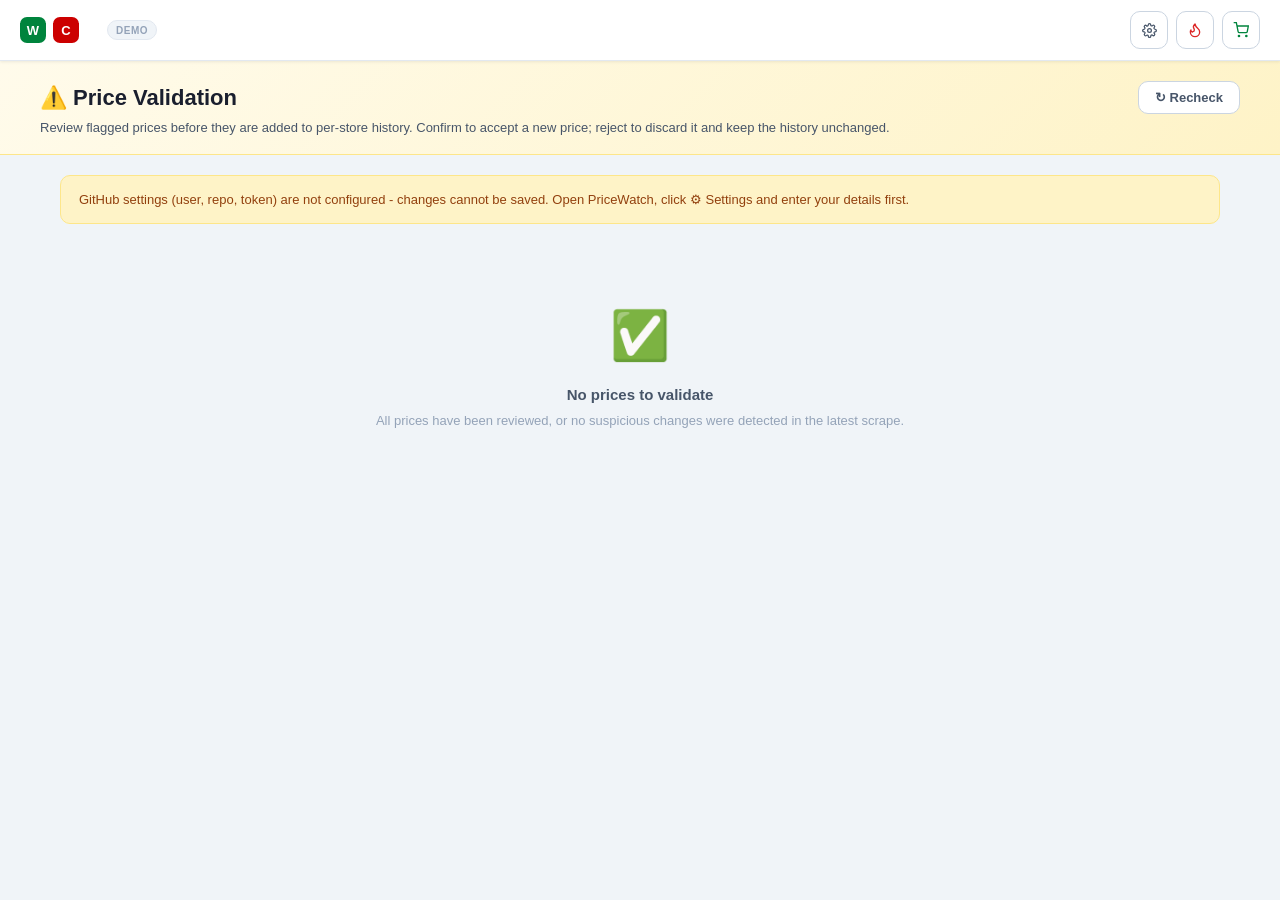
<file: docs/validate.html>
<!DOCTYPE html>
<html lang="en">
<head>
  <meta charset="UTF-8" />
  <meta name="viewport" content="width=device-width, initial-scale=1.0" />
  <title>⚠️ Validate Prices - PriceWatch</title>
  <link rel="icon" type="image/svg+xml" href="favicon.svg" />
  <link rel="stylesheet" href="style.css?v=176" />
  <style>
    /* ── Validate page overrides ── */
    .validate-hero {
      background: linear-gradient(135deg, #fffbeb 0%, #fef3c7 100%);
      border-bottom: 1px solid #fde68a;
      padding: 20px 24px 16px;
    }
    .validate-hero-title {
      font-size: 22px;
      font-weight: 800;
      color: var(--text);
      display: flex;
      align-items: center;
      gap: 10px;
      margin-bottom: 4px;
    }
    .validate-hero-sub {
      font-size: 13px;
      color: var(--text-mid);
    }

    .validate-empty {
      text-align: center;
      padding: 60px 20px;
      color: var(--text-soft);
    }
    .validate-empty-icon { font-size: 48px; margin-bottom: 12px; }
    .validate-empty-msg { font-size: 15px; font-weight: 600; color: var(--text-mid); }
    .validate-empty-sub { font-size: 13px; margin-top: 4px; }

    .validate-list {
      display: flex;
      flex-direction: column;
      gap: 14px;
    }

    .validate-card {
      background: var(--card);
      border: 1px solid var(--border);
      border-radius: var(--radius-lg);
      box-shadow: var(--shadow-sm);
      overflow: hidden;
    }
    .validate-card-header {
      padding: 14px 18px 10px;
      border-bottom: 1px solid var(--border);
      display: flex;
      align-items: flex-start;
      justify-content: space-between;
      gap: 12px;
      flex-wrap: wrap;
    }
    .validate-item-img {
      width: 52px; height: 52px; object-fit: contain;
      border-radius: 8px; border: 1px solid var(--border);
      background: var(--bg); flex-shrink: 0;
    }
    .validate-item-img-placeholder {
      width: 52px; height: 52px; border-radius: 8px;
      background: var(--bg); border: 1px solid var(--border); flex-shrink: 0;
    }
    .validate-header-left { display: flex; align-items: center; gap: 12px; }
    .validate-item-name {
      font-size: 15px;
      font-weight: 700;
      color: var(--text);
    }
    .validate-meta {
      font-size: 12px;
      color: var(--text-soft);
      margin-top: 3px;
    }
    .validate-reasons {
      display: flex;
      gap: 6px;
      flex-wrap: wrap;
      align-items: center;
    }
    .reason-tag {
      font-size: 11px;
      font-weight: 600;
      padding: 2px 8px;
      border-radius: 20px;
      white-space: nowrap;
    }
    .reason-tag.conflict   { background: #FEF3C7; color: #92400E; border: 1px solid #FDE68A; }
    .reason-tag.change     { background: #FEE2E2; color: #991B1B; border: 1px solid #FECACA; }
    .reason-tag.range      { background: #EDE9FE; color: #5B21B6; border: 1px solid #DDD6FE; }

    /* Archive context: shows whether the flagged product is archived, or offers
       to archive it (useful for the "these two are clearly different products"
       mismatches that shouldn't keep getting flagged). */
    .validate-archived-badge {
      font-size: 11px; font-weight: 600; padding: 3px 9px; border-radius: 20px;
      background: var(--bg); color: var(--text-soft); border: 1px solid var(--border);
      white-space: nowrap;
    }
    .validate-hist-btn {
      font: inherit; font-size: 11.5px; font-weight: 700; cursor: pointer;
      border: 1px solid var(--border-strong); border-radius: 7px;
      background: var(--card); color: var(--text-mid); padding: 3px 9px; white-space: nowrap;
    }
    .validate-hist-btn:hover { border-color: var(--accent); color: var(--accent); }
    .validate-archive-btn {
      font-size: 11px; font-weight: 600; padding: 3px 10px; border-radius: 20px;
      background: var(--card); color: var(--text-mid); border: 1px solid var(--border-strong);
      cursor: pointer; white-space: nowrap;
    }
    .validate-archive-btn:hover:not(:disabled) { background: var(--bg); color: var(--text); }
    .validate-archive-btn:disabled { opacity: 0.6; cursor: default; }

    .validate-stores {
      display: grid;
      grid-template-columns: 1fr 1fr;
      gap: 0;
    }
    .validate-store-col {
      padding: 14px 18px 16px;
    }
    .validate-store-col:first-child {
      border-right: 1px solid var(--border);
    }
    .validate-store-col.not-suspicious {
      opacity: 0.5;
    }
    .validate-store-label {
      display: flex;
      align-items: center;
      gap: 7px;
      font-size: 12px;
      font-weight: 700;
      text-transform: uppercase;
      letter-spacing: 0.5px;
      color: var(--text-soft);
      margin-bottom: 10px;
    }
    .validate-store-label.ww-label  { color: var(--ww); }
    .validate-store-label.co-label  { color: var(--coles); }

    .price-comparison-row {
      display: flex;
      align-items: center;
      gap: 8px;
      margin-bottom: 8px;
    }
    .price-new {
      font-size: 22px;
      font-weight: 800;
      color: var(--text);
    }
    /* "/kg" rides the big number at a smaller weight, so the figure still reads
       as one price rather than two. */
    .price-rate-unit {
      font-size: 13px;
      font-weight: 600;
      color: var(--text-mid);
      margin-left: 1px;
    }
    .price-rate-note {
      font-size: 11.5px;
      color: var(--text-soft);
      margin: -4px 0 8px;
    }
    .price-arrow {
      font-size: 13px;
      color: var(--text-soft);
    }
    .price-prev {
      font-size: 14px;
      font-weight: 500;
      color: var(--text-mid);
    }
    .price-change-badge {
      font-size: 11px;
      font-weight: 700;
      padding: 2px 7px;
      border-radius: 20px;
    }
    .price-change-badge.up   { background: #FEE2E2; color: #991B1B; }
    .price-change-badge.down { background: #D1FAE5; color: #065F46; }

    .validate-url {
      font-size: 11px;
      color: var(--text-soft);
      word-break: break-all;
      margin-bottom: 10px;
    }
    .validate-url a { color: var(--accent); text-decoration: underline; }

    .validate-actions {
      display: flex;
      gap: 8px;
      flex-wrap: wrap;
    }
    .btn-confirm {
      background: var(--green-light);
      color: var(--green);
      border: 1px solid #A7F3D0;
      font-size: 12px;
      padding: 6px 14px;
    }
    .btn-confirm:hover:not(:disabled) { background: #D1FAE5; }
    .btn-confirm.done { background: var(--green); color: #fff; cursor: default; }

    .btn-reject {
      background: #FEF2F2;
      color: var(--coles);
      border: 1px solid #FECACA;
      font-size: 12px;
      padding: 6px 14px;
    }
    .btn-reject:hover:not(:disabled) { background: #FEE2E2; }
    .btn-reject.done { background: var(--coles); color: #fff; cursor: default; }

    /* Secondary per-store actions (fix link / not sold here) - quiet text buttons */
    .validate-secondary { display: flex; gap: 10px; margin-top: 8px; }
    .vs-btn {
      background: none; border: none; padding: 2px 0;
      font-size: 11.5px; color: var(--text-soft);
      cursor: pointer; text-decoration: underline; text-underline-offset: 2px;
    }
    .vs-btn:hover:not(:disabled) { color: var(--text); }
    .vs-btn:disabled { opacity: 0.5; cursor: default; text-decoration: none; }

    .validate-status-row {
      padding: 10px 18px 12px;
      border-top: 1px solid var(--border);
      background: #F8FAFC;
      font-size: 12px;
      color: var(--text-mid);
      display: flex;
      align-items: center;
      gap: 8px;
    }
    .validate-status-row.resolved {
      background: var(--green-light);
      color: var(--green);
      font-weight: 600;
    }
    .validate-status-row.error {
      background: #FEF2F2;
      color: var(--coles);
    }

    #globalStatus {
      position: sticky;
      top: 62px;
      z-index: 90;
      padding: 10px 20px;
      font-size: 13px;
      font-weight: 600;
      text-align: center;
      display: none;
    }
    #globalStatus.saving { background: #FEF3C7; color: #92400E; display: block; }
    #globalStatus.error  { background: #FEE2E2; color: #991B1B; display: block; }

    .no-settings-banner {
      background: #FEF3C7;
      border: 1px solid #FDE68A;
      border-radius: var(--radius);
      padding: 14px 18px;
      font-size: 13px;
      color: #92400E;
      margin-bottom: 16px;
    }

    @media (max-width: 600px) {
      .validate-stores { grid-template-columns: 1fr; }
      .validate-store-col:first-child { border-right: none; border-bottom: 1px solid var(--border); }
    }
  </style>
</head>
<body>

<header data-page="validate"></header>
<script src="header.js?v=27"></script>
<!-- The price history the flagged price should be judged against. This page
     asks "is this new price real?" and the answer is in the item's own
     record, so the record has to be one click away. Reuses the shared modal
     rather than growing a second chart here. -->
<script src="name_map.js?v=56"></script>
<script src="utils.js?v=155"></script>
<script src="history-modal.js?v=11"></script>

<div class="notif-dropdown" id="notifDropdown" style="display:none">
  <div class="notif-header">
    <strong>Item name changes detected</strong>
    <button class="notif-dismiss-all" id="notifDismissAll">Dismiss all</button>
  </div>
  <div class="notif-items" id="notifItems"></div>
</div>

<div id="globalStatus"></div>

<div class="validate-hero">
  <div style="max-width:1200px;margin:0 auto;display:flex;align-items:flex-start;justify-content:space-between;gap:16px;flex-wrap:wrap;">
    <div>
      <div class="validate-hero-title">⚠️ Price Validation</div>
      <div class="validate-hero-sub">
        Review flagged prices before they are added to per-store history.
        Confirm to accept a new price; reject to discard it and keep the history unchanged.
      </div>
    </div>
    <div style="display:flex;gap:8px;flex-shrink:0;flex-wrap:wrap;">
      <button id="recheckAllBtn" class="btn btn-ghost" style="display:none;" title="Reload the latest flagged prices from the repo">↻ Recheck</button>
      <button id="confirmAllBtn" class="btn btn-primary" style="display:none;">✓ Confirm All</button>
    </div>
  </div>
</div>

<main style="max-width:1200px;">
  <div id="noSettingsBanner" class="no-settings-banner" style="display:none">
    GitHub settings (user, repo, token) are not configured - changes cannot be saved.
    Open <a href="index.html">PriceWatch</a>, click ⚙ Settings and enter your details first.
  </div>

  <div id="loading" style="padding:40px;text-align:center;color:var(--text-soft);">Loading…</div>
  <div id="validateList" class="validate-list" style="display:none"></div>
  <div id="emptyState" class="validate-empty" style="display:none">
    <div class="validate-empty-icon">✅</div>
    <div class="validate-empty-msg">No prices to validate</div>
    <div class="validate-empty-sub">All prices have been reviewed, or no suspicious changes were detected in the latest scrape.</div>
  </div>
</main>

<script>
'use strict';

// ── Helpers ───────────────────────────────────────────────────────────────────

function loadSettings() {
  return {
    user:  localStorage.getItem('gh_user')  || '',
    repo:  localStorage.getItem('gh_repo')  || '',
    token: localStorage.getItem('gh_token') || '',
  };
}

// utils.js also declares loadSettings(), with the real repo as its default.
// This page's copy is declared LATER (its <script> follows utils.js), so this
// one wins - deliberately: an unset user/repo must read as empty here, which is
// how the page decides between the Contents API and the Pages copy.

// The history modal reads the per-item excluded-price map. Same key and shape
// as the other pages; this page only ever reads it.
function loadExclusions() {
  try { return JSON.parse(localStorage.getItem('pw_exclusions_v1') || '{}'); } catch { return {}; }
}

function fmtPrice(p) {
  if (p == null) return '-';
  // Grouped thousands, matching utils.js fmt().
  return '$' + Number(p).toLocaleString('en-AU', { minimumFractionDigits: 2, maximumFractionDigits: 2 });
}

function pctChange(newP, oldP) {
  if (oldP == null || oldP === 0 || newP == null) return null;
  return (newP - oldP) / oldP;
}

function reasonLabel(r) {
  if (r === 'week_conflict')           return { text: 'Same-week conflict', cls: 'conflict' };
  if (r === '30pct_change')            return { text: '>30% price change',   cls: 'change'   };
  if (r === 'outside_historical_range') return { text: 'Outside history',     cls: 'range'    };
  return { text: r, cls: 'conflict' };
}

// ── State per card: { ww: null|'confirmed'|'rejected', coles: null|'confirmed'|'rejected' } ──

const _decisions = {};   // key = entry.item

// ── Write lock ────────────────────────────────────────────────────────────────

let _writing = false;

function setWriteLock(on) {
  _writing = on;
  const status = document.getElementById('globalStatus');
  if (on) {
    status.className = 'saving';
    status.textContent = '⏳ Saving…';
  } else {
    status.className = '';
    status.style.display = 'none';
  }
  // Disable/enable all action buttons (per-card and confirm-all)
  document.querySelectorAll('.validate-actions .btn').forEach(b => {
    if (!b.classList.contains('done')) b.disabled = on;
  });
  const cab = document.getElementById('confirmAllBtn');
  if (cab && !cab.classList.contains('done')) cab.disabled = on;
}

function showGlobalError(msg) {
  const status = document.getElementById('globalStatus');
  status.className = 'error';
  status.textContent = '⚠ ' + msg;
  status.style.display = 'block';
  setTimeout(() => { status.className = ''; status.style.display = 'none'; }, 6000);
}

// ── GitHub API write ──────────────────────────────────────────────────────────

async function githubPut(s, path, content, commitMsg, knownSha) {
  const apiPath = `https://api.github.com/repos/${s.user}/${s.repo}/contents/${path}`;
  const headers = {
    Authorization: `Bearer ${s.token}`,
    Accept: 'application/vnd.github+json',
    'Content-Type': 'application/json',
  };
  // Prefer the SHA of the exact revision we patched (passed by loadLatest). Writing
  // against that SHA makes read-modify-write atomic: if the repo changed underneath
  // us (e.g. a scrape landed between read and write) the PUT 409s instead of silently
  // clobbering it. Only fall back to a fresh GET when no SHA was threaded through.
  let sha = knownSha;
  if (!sha) {
    const getRes = await fetch(apiPath, { headers, cache: 'no-store' });
    const existing = getRes.ok ? await getRes.json() : {};
    sha = existing.sha;
  }
  const encoded = btoa(unescape(encodeURIComponent(content)));
  const body = { message: commitMsg, content: encoded };
  if (sha) body.sha = sha;
  const putRes = await fetch(apiPath, { method: 'PUT', headers, body: JSON.stringify(body) });
  if (!putRes.ok) {
    const err = await putRes.json().catch(() => ({}));
    throw new Error(err.message || `HTTP ${putRes.status}`);
  }
  return putRes;
}

// ── Data ──────────────────────────────────────────────────────────────────────

let _latestData = null;
let _latestSha = null;  // blob SHA of the revision loadLatest() last returned (API reads only)
let _archivedSet = new Set();  // names in docs/data/archived_items.json (for the per-card archive context)

// Load the shared archived-items list so each card can show whether the product
// is archived (and offer to archive it if not). Prefers the Contents API (fresh)
// and falls back to the Pages copy.
async function loadArchivedSet() {
  const s = loadSettings();
  try {
    if (s.token && s.user && s.repo) {
      const r = await fetch(`https://api.github.com/repos/${s.user}/${s.repo}/contents/docs/data/archived_items.json?t=${Date.now()}`,
        { headers: { Authorization: `Bearer ${s.token}`, Accept: 'application/vnd.github+json' }, cache: 'no-store' });
      if (r.ok) {
        const j = await r.json();
        if (j.content) {
          const arr = JSON.parse(decodeURIComponent(escape(atob(j.content.replace(/\n/g, '')))));
          if (Array.isArray(arr)) { _archivedSet = new Set(arr); return; }
        }
      }
    }
    const r2 = await fetch(`data/archived_items.json?t=${Date.now()}`);
    if (r2.ok) { const arr = await r2.json(); if (Array.isArray(arr)) _archivedSet = new Set(arr); }
  } catch { /* non-fatal - cards just won't show archive state */ }
}

// Archive a product from the validate page: append it to archived_items.json.
// Fresh-GET sha (via githubPut with no knownSha) - archiving is infrequent and
// not racing a scrape, so atomic-write threading isn't needed here.
async function archiveItemFromValidate(itemName, btn) {
  const s = loadSettings();
  if (!s.token || !s.user || !s.repo) { showGlobalError('GitHub settings not configured - cannot archive.'); return; }
  const prevLabel = btn.textContent;
  btn.disabled = true; btn.textContent = 'Archiving…';
  _archivedSet.add(itemName);
  try {
    const arr = [..._archivedSet].sort();
    await githubPut(s, 'docs/data/archived_items.json', JSON.stringify(arr, null, 2) + '\n',
      `chore: archive ${itemName} (from validate)`);
    btn.outerHTML = '<span class="validate-archived-badge">📦 Archived</span>';
  } catch (e) {
    _archivedSet.delete(itemName);
    btn.disabled = false; btn.textContent = prevLabel;
    showGlobalError(`Archive failed: ${e.message}`);
  }
}

// Read latest.json. When GitHub settings exist, read from the Contents API - it
// reflects the repo the instant a commit lands. The GitHub Pages copy (the relative
// `data/latest.json` path) lags the repo by the Pages deploy (1–5 min), which made
// approved items reappear after navigation and let sequential approvals resurrect
// one another (each edit was based on a pre-deploy snapshot). The returned blob SHA
// is stashed in _latestSha so the follow-up PUT writes against this exact revision.
async function loadLatest() {
  const s = loadSettings();
  if (s.token && s.user && s.repo) {
    try {
      const apiPath = `https://api.github.com/repos/${s.user}/${s.repo}/contents/docs/data/latest.json`;
      const res = await fetch(apiPath, {
        headers: { Authorization: `Bearer ${s.token}`, Accept: 'application/vnd.github+json' },
        cache: 'no-store',
      });
      if (res.ok) {
        const j = await res.json();
        // Inverse of githubPut's btoa(unescape(encodeURIComponent(...))) UTF-8 encode.
        const text = decodeURIComponent(escape(atob((j.content || '').replace(/\s/g, ''))));
        _latestSha = j.sha || null;
        return JSON.parse(text);
      }
    } catch (_) { /* fall through to the Pages copy below */ }
  }
  _latestSha = null;
  const res = await fetch(`data/latest.json?t=${Date.now()}`, { cache: 'no-store' });
  if (!res.ok) throw new Error('Could not load latest.json');
  return res.json();
}

// ── Action handler ────────────────────────────────────────────────────────────

// Background write queue: a click records the decision + flips the buttons
// INSTANTLY, then queues the GitHub write. A single drainer commits jobs one at
// a time in the background (writes to latest.json must serialise - each is a
// read-modify-write of the same file), so the user can blast through the whole
// list without the ~5s per-card freeze the old synchronous await caused.
let _writeQueue = [];
let _draining = false;
let _scrapeGuardAsked = false; // ask the "a scrape is running" confirm at most once per drain

async function handleAction(entry, store, action, cardEl) {
  const s = loadSettings();
  if (!s.token || !s.user || !s.repo) {
    showGlobalError('GitHub settings not configured - cannot save.');
    return;
  }

  // Record the decision + flip the button - instant, never blocked by a write.
  if (!_decisions[entry.item]) _decisions[entry.item] = { ww: null, coles: null };
  _decisions[entry.item][store] = action;

  const col = cardEl.querySelector(`.store-col-${store}`);
  col?.querySelectorAll('.validate-actions .btn').forEach(b => { b.disabled = true; b.classList.remove('done'); });
  const activeBtn = col?.querySelector(`.btn-${action}`);
  if (activeBtn) { activeBtn.classList.add('done'); activeBtn.textContent = action === 'confirm' ? '✓ Confirmed' : '✗ Rejected'; }

  const dec = _decisions[entry.item];
  const wwDone    = !entry.ww_suspicious    || dec.ww    != null;
  const colesDone = !entry.coles_suspicious || dec.coles != null;
  if (!wwDone || !colesDone) {
    updateCardStatus(cardEl, 'Waiting for the other store decision…', '');
    return;
  }

  // Both decided → queue the write and let the drainer handle it in the
  // background. Snapshot the decision (the shared _decisions map could change).
  markCardResolved(cardEl);
  updateCardStatus(cardEl, '⏳ Queued…', '');
  _writeQueue.push({ entry, dec: { ...dec }, cardEl });
  drainWriteQueue();
}

async function drainWriteQueue() {
  if (_draining) return;
  _draining = true;
  const s = loadSettings();
  while (_writeQueue.length) {
    const job = _writeQueue.shift();
    updateCardStatus(job.cardEl, '⏳ Saving…', '');
    try {
      // Jobs are either a confirm/reject decision or a custom writer (store
      // removal / link fix) - both funnel through this single drainer so all
      // latest.json read-modify-writes stay serialised.
      const remaining = job.run ? await job.run() : await commitDecision(s, job.entry, job.dec);
      updateCardStatus(job.cardEl, '✅ Saved', 'resolved');
      updateValidateNavBadge(remaining);
      // keepCard: a store-removal on a card whose other store still awaits a
      // confirm/reject - leave the card up for that decision.
      if (!job.keepCard) {
        const card = job.cardEl;
        setTimeout(() => {
          card.remove();
          if (!document.querySelectorAll('#validateList .validate-card').length) {
            document.getElementById('validateList').style.display = 'none';
            document.getElementById('emptyState').style.display = 'block';
          }
        }, 900);
      }
    } catch (err) {
      console.error(err);
      showGlobalError(`Save failed: ${err.message}`);
      updateCardStatus(job.cardEl, `⚠ Save failed - tap a button to retry`, 'error');
      // Un-resolve so the user can re-decide/retry this one.
      job.cardEl.style.opacity = '';
      job.cardEl.querySelectorAll('.validate-actions .btn').forEach(b => { b.disabled = false; b.classList.remove('done'); b.textContent = b.classList.contains('btn-confirm') ? '✓ Confirm' : '✗ Reject'; });
      if (job.entry) delete _decisions[job.entry.item];
    }
  }
  _draining = false;
  _scrapeGuardAsked = false;
  const status = document.getElementById('globalStatus');
  if (status) { status.className = ''; status.style.display = 'none'; }
}

// Read-modify-write one decision into latest.json. Returns remaining pending count.
async function commitDecision(s, entry, dec) {
  const fresh = await loadLatest();
  _latestData = fresh;

  // Race guard: while a scrape runs, its final write rebuilds latest.json from a
  // boot-time snapshot - a decision saved mid-run can be silently resurrected.
  // Ask once per drain, not once per card.
  if (fresh.scrape_progress && !_scrapeGuardAsked) {
    _scrapeGuardAsked = true;
    if (!confirm('A scrape is running right now - it may overwrite these decisions when it finishes.\n\nSave anyway?'))
      throw new Error('Save cancelled - scrape in progress');
  }

  const wwNeeds = entry.ww_suspicious, colesNeeds = entry.coles_suspicious;
  const itemEntry = fresh.items?.find(i => i.list_item === entry.item);
  let newWwHist = itemEntry?.ww_price_history ?? [];
  let newCoHist = itemEntry?.coles_price_history ?? [];
  const confirmedDate = entry.flagged_date || new Date().toISOString().slice(0, 10);
  if (wwNeeds && dec.ww === 'confirm' && entry.ww_price != null)
    newWwHist = [...newWwHist, { date: confirmedDate, price: Math.round(entry.ww_price * 100) / 100 }];
  if (colesNeeds && dec.coles === 'confirm' && entry.coles_price != null)
    newCoHist = [...newCoHist, { date: confirmedDate, price: Math.round(entry.coles_price * 100) / 100 }];

  const updatedItems = (fresh.items || []).map(i => {
    if (i.list_item !== entry.item) return i;
    const patch = { ww_price_history: newWwHist, coles_price_history: newCoHist };
    if (wwNeeds && dec.ww === 'confirm' && entry.ww_price != null)
      patch.woolworths = { ...(i.woolworths || {}), price: entry.ww_price };
    if (colesNeeds && dec.coles === 'confirm' && entry.coles_price != null)
      patch.coles = { ...(i.coles || {}), price: entry.coles_price };
    if (wwNeeds && dec.ww === 'reject' && entry.ww_prev_price != null)
      patch.woolworths = { ...(i.woolworths || {}), price: entry.ww_prev_price };
    if (colesNeeds && dec.coles === 'reject' && entry.coles_prev_price != null)
      patch.coles = { ...(i.coles || {}), price: entry.coles_prev_price };
    const wwP = patch.woolworths ? patch.woolworths.price : (i.woolworths?.price ?? null);
    const coP = patch.coles      ? patch.coles.price      : (i.coles?.price      ?? null);
    if (wwP != null && coP != null) {
      if      (wwP < coP) { patch.cheaper_store = 'woolworths'; patch.saving_per_item = Math.round((coP - wwP) * 100) / 100; }
      else if (coP < wwP) { patch.cheaper_store = 'coles';      patch.saving_per_item = Math.round((wwP - coP) * 100) / 100; }
      else                { patch.cheaper_store = 'equal';      patch.saving_per_item = 0; }
    }
    return { ...i, ...patch };
  });

  const updatedPV = (fresh.pending_validation || []).filter(e => e.item !== entry.item);
  const today = new Date().toISOString().slice(0, 10);
  const ap = { ...(fresh.approved_prices || {}) };
  const wwConfirmed    = wwNeeds    && dec.ww    === 'confirm' && entry.ww_price    != null;
  const colesConfirmed = colesNeeds && dec.coles === 'confirm' && entry.coles_price != null;
  if (wwConfirmed || colesConfirmed) {
    if (!ap[entry.item]) ap[entry.item] = {};
    if (wwConfirmed)    ap[entry.item].ww    = entry.ww_price;
    if (colesConfirmed) ap[entry.item].coles = entry.coles_price;
    ap[entry.item].approved_date = today;
  }

  const updated = { ...fresh, items: updatedItems, approved_prices: ap,
                    pending_validation: updatedPV.length ? updatedPV : undefined };
  if (!updatedPV.length) delete updated.pending_validation;

  // Minified on purpose: the scraper writes latest.json minified; pretty-printing
  // here ballooned the file to ~26k lines and bloated every subsequent git diff.
  await githubPut(s, 'docs/data/latest.json', JSON.stringify(updated),
    `validate: ${entry.item} - ww:${dec.ww ?? 'n/a'} coles:${dec.coles ?? 'n/a'}`, _latestSha);
  _latestData = updated;
  await logValidatedPriceChanges(s, entry.item, [
    { store: 'ww',    on: wwConfirmed,    old: entry.ww_prev_price,    now: entry.ww_price },
    { store: 'coles', on: colesConfirmed, old: entry.coles_prev_price, now: entry.coles_price },
  ]);
  return updatedPV.length;
}

// A price approved here is a REAL price move, but the scraper is the only thing
// that writes price_changes.json - and it writes it by diffing against
// latest.json. Once an approval lands, latest.json already holds the new price,
// so the next scrape diffs new-vs-new, sees nothing, and the move is gone for
// good. (Confirmed case: The Odd Bunch Capsicum, WW $5.50 -> $3.10 on 28 Jul,
// present in ww_price_history and absent from the change log forever.) So we
// append it here, at the moment we know both the old and new price.
// Best-effort: a failure here must never lose the approval that already
// succeeded above, so it warns instead of throwing.
async function logValidatedPriceChanges(s, item, moves) {
  const real = moves.filter(m =>
    m.on && m.old != null && m.now != null && Math.abs(+m.old - +m.now) > 0.005);
  if (!real.length) return;
  try {
    const { json, sha } = await ghGetJson(s, 'docs/data/price_changes.json');
    const log = Array.isArray(json) ? json : [];
    const row = m => ({ item, old: +m.old, new: +m.now });
    log.push({
      date: new Date().toISOString(),
      trigger: 'validated',
      ww:    real.filter(m => m.store === 'ww').map(row),
      coles: real.filter(m => m.store === 'coles').map(row),
    });
    await githubPut(s, 'docs/data/price_changes.json', JSON.stringify(log),
      `chore: log validated price change for ${item}`, sha);
  } catch (e) {
    console.warn('Could not log validated price change:', e);
  }
}

// GET a repo JSON file with its blob sha (for read-modify-write via githubPut).
async function ghGetJson(s, path) {
  const res = await fetch(`https://api.github.com/repos/${s.user}/${s.repo}/contents/${path}?t=${Date.now()}`, {
    headers: { Authorization: `Bearer ${s.token}`, Accept: 'application/vnd.github+json' },
    cache: 'no-store',
  });
  if (!res.ok) throw new Error(`GET ${path}: HTTP ${res.status}`);
  const j = await res.json();
  return { json: JSON.parse(decodeURIComponent(escape(atob((j.content || '').replace(/\s/g, ''))))), sha: j.sha };
}

// ── "Not sold at this store" ─────────────────────────────────────────────────
// Removing a store = pin the item to the OTHER store only in url_overrides.json
// (the scraper skips + drops non-pinned stores) and null the store's data in
// latest.json so the UI updates immediately. The flagged entry for that store is
// resolved as moot.
async function removeStoreFromValidate(entry, store, cardEl) {
  const s = loadSettings();
  if (!s.token) { showGlobalError('GitHub settings not configured - cannot save.'); return; }
  const isWw = store === 'ww';
  const storeName = isWw ? 'Woolworths' : 'Coles';
  const otherName = isWw ? 'Coles' : 'Woolworths';

  const itemData = _latestData?.items?.find(i => i.list_item === entry.item) || {};
  // The kept store needs a product URL to pin - without one the scraper would
  // fall back to name-search on BOTH stores and the removal wouldn't stick.
  const keptUrl = isWw ? (itemData.coles?.url || entry.coles_url) : (itemData.woolworths?.url || entry.ww_url);
  if (!keptUrl) {
    alert(`Can't remove ${storeName}: no ${otherName} product link is known for this item.\n` +
          `If neither store has it, use 📦 Archive instead.`);
    return;
  }
  if (!confirm(`Remove "${entry.item}" from ${storeName}?\n\nThe ${otherName} listing stays; the scraper will stop checking ${storeName} and its current price will be cleared.`)) return;

  const col = cardEl.querySelector(`.store-col-${store}`);
  col?.querySelectorAll('button').forEach(b => b.disabled = true);
  // This store's flag is now moot; keep the card interactive if the OTHER store
  // still needs a confirm/reject decision.
  entry[isWw ? 'ww_suspicious' : 'coles_suspicious'] = false;
  const otherPending = entry[isWw ? 'coles_suspicious' : 'ww_suspicious']
    && _decisions[entry.item]?.[isWw ? 'coles' : 'ww'] == null;
  if (!otherPending) markCardResolved(cardEl);
  updateCardStatus(cardEl, '⏳ Queued…', '');

  _writeQueue.push({ cardEl, keepCard: otherPending, run: async () => {
    // 1. Pin the kept store in url_overrides.json (drop the removed store's url).
    const ov = await ghGetJson(s, 'docs/data/url_overrides.json');
    const e = { ...(ov.json[entry.item] || {}) };
    delete e[isWw ? 'ww_url' : 'coles_url'];
    e[isWw ? 'coles_url' : 'ww_url'] = keptUrl;
    ov.json[entry.item] = e;
    await githubPut(s, 'docs/data/url_overrides.json', JSON.stringify(ov.json, null, 2) + '\n',
      `validate: ${entry.item} - not sold at ${storeName}`, ov.sha);

    // 2. Null the store in latest.json + resolve the flagged entry for it.
    const fresh = await loadLatest();
    const items = (fresh.items || []).map(i => {
      if (i.list_item !== entry.item) return i;
      return { ...i, [isWw ? 'woolworths' : 'coles']: null, cheaper_store: null, saving_per_item: null };
    });
    const pv = (fresh.pending_validation || [])
      .map(e2 => e2.item !== entry.item ? e2 : { ...e2, [isWw ? 'ww_suspicious' : 'coles_suspicious']: false })
      .filter(e2 => e2.ww_suspicious || e2.coles_suspicious);
    const updated = { ...fresh, items, pending_validation: pv.length ? pv : undefined };
    if (!pv.length) delete updated.pending_validation;
    await githubPut(s, 'docs/data/latest.json', JSON.stringify(updated),
      `validate: ${entry.item} - removed from ${storeName}`, _latestSha);
    _latestData = updated;
    return pv.length;
  }});
  drainWriteQueue();
}

// ── "Fix link" ───────────────────────────────────────────────────────────────
// The flagged price came from the wrong product page: save the correct URL as a
// pin, reject the flagged price (keeps history clean), and trigger an immediate
// single-item rescrape with the corrected link.
async function fixLinkFromValidate(entry, store, cardEl) {
  const s = loadSettings();
  if (!s.token) { showGlobalError('GitHub settings not configured - cannot save.'); return; }
  const isWw = store === 'ww';
  const storeName = isWw ? 'Woolworths' : 'Coles';
  const host = isWw ? 'woolworths.com.au' : 'coles.com.au';

  let url = prompt(`Paste the correct ${storeName} product link for:\n${entry.item}`, '');
  if (!url) return;
  url = url.trim();
  if (!url.startsWith('http')) url = 'https://' + url;
  if (!url.includes(host)) { alert(`That doesn't look like a ${storeName} link (expected ${host}).`); return; }

  // 1. Save the pin (read-modify-write; other entries preserved).
  try {
    const ov = await ghGetJson(s, 'docs/data/url_overrides.json');
    ov.json[entry.item] = { ...(ov.json[entry.item] || {}), [isWw ? 'ww_url' : 'coles_url']: url };
    await githubPut(s, 'docs/data/url_overrides.json', JSON.stringify(ov.json, null, 2) + '\n',
      `validate: ${entry.item} - fixed ${storeName} link`, ov.sha);
  } catch (err) {
    showGlobalError(`Saving link failed: ${err.message}`);
    return;
  }

  // 2. Trigger a single-item rescrape with the corrected URL (best-effort).
  let dispatched = false;
  try {
    const inputs = { trigger: 'manual', item: entry.item, [isWw ? 'ww_url' : 'coles_url']: url };
    const res = await fetch(`https://api.github.com/repos/${s.user}/${s.repo}/actions/workflows/scrape.yml/dispatches`, {
      method: 'POST',
      headers: { Authorization: `Bearer ${s.token}`, Accept: 'application/vnd.github+json', 'Content-Type': 'application/json' },
      body: JSON.stringify({ ref: 'main', inputs }),
    });
    dispatched = res.ok || res.status === 204;
  } catch (_) { /* offline runner etc. - the pin still applies on the next scrape */ }

  // 3. A fixed link supersedes the WHOLE flagged entry: the suspicious price
  //    came from the wrong product page, and the rescrape we just dispatched
  //    re-checks the item end-to-end (re-flagging anything genuinely off).
  //    Previously this only auto-rejected the fixed store's flag - if the
  //    other store was also flagged (or the fixed store wasn't the flagged
  //    one) the card silently stayed "waiting", which read as "fix did
  //    nothing". Roll the fixed store back to its pre-flag price, clear the
  //    entry, drop the card.
  markCardResolved(cardEl);
  updateCardStatus(cardEl, dispatched
    ? '🔗 Link saved - rescrape started…'
    : '🔗 Link saved (rescrape not started - it will apply next run)…', '');
  _writeQueue.push({ cardEl, run: async () => {
    const fresh = await loadLatest();
    const prev = isWw ? entry.ww_prev_price : entry.coles_prev_price;
    const items = (fresh.items || []).map(i => {
      if (i.list_item !== entry.item || prev == null) return i;
      const key = isWw ? 'woolworths' : 'coles';
      return { ...i, [key]: { ...(i[key] || {}), price: prev, url } };
    });
    const pv = (fresh.pending_validation || []).filter(e => e.item !== entry.item);
    const updated = { ...fresh, items };
    if (pv.length) updated.pending_validation = pv; else delete updated.pending_validation;
    await githubPut(s, 'docs/data/latest.json', JSON.stringify(updated),
      `validate: ${entry.item} - ${storeName} link fixed, flag cleared`, _latestSha);
    _latestData = updated;
    return pv.length;
  }});
  drainWriteQueue();
}

function updateCardStatus(cardEl, msg, cls) {
  let row = cardEl.querySelector('.validate-status-row');
  if (!row) {
    row = document.createElement('div');
    row.className = 'validate-status-row';
    cardEl.appendChild(row);
  }
  row.className = 'validate-status-row' + (cls ? ' ' + cls : '');
  row.textContent = msg;
}

function markCardResolved(cardEl) {
  cardEl.style.opacity = '0.6';
  cardEl.querySelectorAll('.validate-actions .btn').forEach(b => { b.disabled = true; });
}

// ── Validate nav badge ────────────────────────────────────────────────────────

function updateValidateNavBadge(count) {
  const link = document.getElementById('validateNavLink');
  if (!link) return;
  // On the validate page itself the link is always visible/active. textContent
  // would wipe the icon header.js already put there - tooltip + corner badge
  // carry the count instead.
  link.title = count > 0 ? `Validate (${count} pending)` : 'Validate';
  let badge = link.querySelector('.validate-badge');
  if (!badge) {
    badge = document.createElement('span');
    badge.className = 'validate-badge';
    link.appendChild(badge);
  }
  badge.style.display = count > 0 ? '' : 'none';
  badge.textContent = count;
}

// ── Confirm All ───────────────────────────────────────────────────────────────

async function confirmAll() {
  if (_writing || _draining || _writeQueue.length) return; // don't bulk-write while individual writes drain
  const s = loadSettings();
  if (!s.token || !s.user || !s.repo) {
    showGlobalError('GitHub settings not configured - cannot save.');
    return;
  }

  const toConfirm = _latestData?.pending_validation;
  if (!toConfirm?.length) return;

  const btn = document.getElementById('confirmAllBtn');
  setWriteLock(true);
  if (btn) btn.textContent = '⏳ Confirming…';

  try {
    // Re-fetch latest.json to get current state before writing
    const fresh = await loadLatest();
    _latestData = fresh;

    // Same race guard as handleAction: don't write into a live scrape's window.
    if (fresh.scrape_progress &&
        !confirm('A scrape is running right now - it may overwrite these confirmations when it finishes.\n\nSave anyway?')) {
      throw new Error('Save cancelled - scrape in progress');
    }

    // Apply all confirmations in a single pass - one PUT for all entries
    let updatedItems = [...(fresh.items || [])];
    for (const entry of toConfirm) {
      updatedItems = updatedItems.map(i => {
        if (i.list_item !== entry.item) return i;
        let wwHist = [...(i.ww_price_history ?? [])];
        let coHist = [...(i.coles_price_history ?? [])];
        if (entry.ww_suspicious && entry.ww_price != null)
          wwHist.push({ date: entry.flagged_date, price: Math.round(entry.ww_price * 100) / 100 });
        if (entry.coles_suspicious && entry.coles_price != null)
          coHist.push({ date: entry.flagged_date, price: Math.round(entry.coles_price * 100) / 100 });
        return { ...i, ww_price_history: wwHist, coles_price_history: coHist };
      });
    }

    // Update approved_prices for all confirmed entries
    const today = new Date().toISOString().slice(0, 10);
    const ap = { ...(fresh.approved_prices || {}) };
    for (const entry of toConfirm) {
      if (!ap[entry.item]) ap[entry.item] = { approved_date: today };
      if (entry.ww_price    != null) ap[entry.item].ww    = entry.ww_price;
      if (entry.coles_price != null) ap[entry.item].coles = entry.coles_price;
      ap[entry.item].approved_date = today;
    }

    const updated = { ...fresh, items: updatedItems, approved_prices: ap };
    delete updated.pending_validation;

    await githubPut(s, 'docs/data/latest.json', JSON.stringify(updated, null, 2) + '\n',
      `validate: confirm all (${toConfirm.length} item${toConfirm.length !== 1 ? 's' : ''})`, _latestSha);

    _latestData = updated;

    // Same reasoning as the single-item path: these are real price moves and
    // nothing else will ever record them.
    for (const entry of toConfirm) {
      await logValidatedPriceChanges(s, entry.item, [
        { store: 'ww',    on: entry.ww_suspicious,    old: entry.ww_prev_price,    now: entry.ww_price },
        { store: 'coles', on: entry.coles_suspicious, old: entry.coles_prev_price, now: entry.coles_price },
      ]);
    }

    // Mark every card confirmed and resolved
    toConfirm.forEach(entry => {
      const card = document.querySelector(`.validate-card[data-item="${CSS.escape(entry.item)}"]`);
      if (!card) return;
      card.querySelectorAll('.btn-confirm').forEach(b => { b.classList.add('done'); b.textContent = '✓ Confirmed'; });
      card.querySelectorAll('.btn-reject').forEach(b => { b.disabled = true; });
      updateCardStatus(card, '✅ Confirmed', 'resolved');
      markCardResolved(card);
    });

    updateValidateNavBadge(0);
    if (btn) { btn.classList.add('done'); btn.textContent = '✓ All Confirmed'; }

    // Fade to empty state after a moment
    setTimeout(() => {
      document.getElementById('validateList').style.display = 'none';
      document.getElementById('emptyState').style.display = 'block';
    }, 1200);

  } catch (err) {
    console.error(err);
    showGlobalError(`Confirm All failed: ${err.message}`);
    if (btn) btn.textContent = '✓ Confirm All';
  } finally {
    setWriteLock(false);
  }
}

// ── Render ────────────────────────────────────────────────────────────────────

function buildStoreCol(entry, store, suspicious, newPrice, prevPrice, url, res) {
  const isWw = store === 'ww';
  const labelCls  = isWw ? 'ww-label' : 'co-label';
  const chipCls   = isWw ? 'ww' : 'coles';
  const storeName = isWw ? 'Woolworths' : 'Coles';

  const pct = pctChange(newPrice, prevPrice);
  const pctStr = pct != null
    ? `<span class="price-change-badge ${pct >= 0 ? 'up' : 'down'}">${pct >= 0 ? '+' : ''}${(pct * 100).toFixed(1)}%</span>`
    : '';

  const urlHtml = url
    ? `<div class="validate-url"><a href="${url}" target="_blank" rel="noopener">View product ↗</a></div>`
    : '';

  const notSuspClass = suspicious ? '' : ' not-suspicious';

  // A by-weight product's flagged figure is a per-KG RATE, not a shelf price, and
  // it was printed bare - "$13.90" for loose mushrooms sitting next to Coles'
  // "$4.00" 200g punnet, which reads as a wild mismatch when the two numbers
  // simply measure different things. The rate is the RIGHT thing to review here
  // (the history being compared against is per kg), so it stays - labelled, with
  // the portion price you'd actually pay spelled out underneath.
  const isRate = typeof isRatePriced === 'function' && isRatePriced(res);
  const rateSuffix = isRate ? `<span class="price-rate-unit">/${(res.unit || 'kg').toLowerCase().replace(/^1/, '')}</span>` : '';
  // The portion SIZE isn't stored, but it is exactly recoverable: pack_price is
  // price x (grams/1000), so the ratio gives the grams back. Derived rather than
  // regexed out of the name, because the scraped name has no size in it at all
  // for these ("Mushrooms Cups Loose") - the size lives in WW's PackageSize field,
  // which never reaches latest.json.
  const portionG = isRate && res.price > 0 ? Math.round((res.pack_price / res.price) * 1000) : null;
  const rateNote = isRate
    ? `<div class="price-rate-note">sold by weight - ${fmtPrice(res.pack_price)}${portionG ? ` per ${portionG}g` : ''}</div>`
    : '';

  // Confirm/Reject only for suspicious stores; the secondary row (fix link /
  // not sold here) is always available - wrong links and store removals aren't
  // limited to flagged prices.
  let actionsHtml = '';
  if (suspicious) {
    actionsHtml = `
      <div class="validate-actions">
        <button class="btn btn-confirm" data-store="${store}" data-action="confirm">✓ Confirm</button>
        <button class="btn btn-reject"  data-store="${store}" data-action="reject">✗ Reject</button>
      </div>`;
  } else {
    actionsHtml = `<div style="font-size:12px;color:var(--text-soft);margin-top:4px;">No changes flagged</div>`;
  }
  const secondaryHtml = `
    <div class="validate-secondary">
      <button class="vs-btn btn-fix-link" data-store="${store}" title="The flagged price came from the wrong product - pin the correct ${storeName} link">🔗 Fix link</button>
      <button class="vs-btn btn-remove-store" data-store="${store}" title="${storeName} doesn't sell an equivalent product - stop checking it">🚫 Not sold here</button>
    </div>`;

  return `
    <div class="validate-store-col store-col-${store}${notSuspClass}">
      <div class="validate-store-label ${labelCls}">
        <span class="store-chip sm ${chipCls}">${isWw ? 'W' : 'C'}</span>
        ${storeName}${suspicious ? '' : ' <span style="font-weight:400;font-size:11px;opacity:.7">(unchanged)</span>'}
      </div>
      <div class="price-comparison-row">
        <span class="price-new">${fmtPrice(newPrice)}${rateSuffix}</span>
        ${prevPrice != null ? `<span class="price-arrow">←</span><span class="price-prev">${fmtPrice(prevPrice)}</span>${pctStr}` : ''}
      </div>
      ${rateNote}
      ${urlHtml}
      ${actionsHtml}
      ${secondaryHtml}
    </div>`;
}

function renderEntry(entry) {
  const card = document.createElement('div');
  card.className = 'validate-card';
  card.dataset.item = entry.item;

  const displayReasons = (entry.reason || []).filter(r => r !== 'week_conflict');
  const reasonsHtml = displayReasons.map(r => {
    const { text, cls } = reasonLabel(r);
    return `<span class="reason-tag ${cls}">${text}</span>`;
  }).join('');

  const date = entry.flagged_date
    ? new Date(entry.flagged_date).toLocaleDateString('en-AU', { day: 'numeric', month: 'short', year: 'numeric' })
    : '';

  const _itemData = _latestData?.items?.find(i => i.list_item === entry.item);
  const _rawImg = _itemData?.coles?.image_url || _itemData?.woolworths?.image_url || null;
  function _resolveImg(u) {
    if (!u) return '';
    if (typeof u === 'object' && u.uri) return 'https://cdn.productimages.coles.com.au/productimages' + u.uri;
    if (typeof u !== 'string') return '';
    if (u.includes('/_next/image')) { try { return decodeURIComponent(new URL(u).searchParams.get('url') || ''); } catch {} }
    return u;
  }
  const _imgSrc = _resolveImg(_rawImg);
  const _imgHtml = _imgSrc
    ? `<img class="validate-item-img" src="${_imgSrc}" alt="" loading="lazy" onerror="this.style.display='none'">`
    : '<div class="validate-item-img-placeholder"></div>';

  card.innerHTML = `
    <div class="validate-card-header">
      <div class="validate-header-left">
        ${_imgHtml}
        <div>
          <div class="validate-item-name">${entry.item}</div>
          <div class="validate-meta">Flagged ${date}</div>
        </div>
      </div>
      <div class="validate-reasons">${reasonsHtml}<button class="validate-hist-btn" type="button" title="See every price recorded for this product">📈 History</button>${
        (_archivedSet.has(entry.item) || _itemData?.archived === true)
          ? '<span class="validate-archived-badge">📦 Archived</span>'
          : '<button class="validate-archive-btn" type="button">📦 Archive</button>'
      }</div>
    </div>
    <div class="validate-stores">
      ${buildStoreCol(entry, 'ww',    entry.ww_suspicious,    entry.ww_price,    entry.ww_prev_price,    entry.ww_url,    _itemData?.woolworths)}
      ${buildStoreCol(entry, 'coles', entry.coles_suspicious, entry.coles_price, entry.coles_prev_price, entry.coles_url, _itemData?.coles)}
    </div>`;

  card.querySelector('.validate-hist-btn')?.addEventListener('click', () => {
    const it = _latestData?.items?.find(i => i.list_item === entry.item);
    if (it) openPriceHistoryModal(it);
    else alert('No price history recorded for this product yet.');
  });

  // Wire up action buttons
  card.querySelectorAll('.validate-actions .btn').forEach(btn => {
    btn.addEventListener('click', () => {
      // No _writing gate any more - clicks register instantly and the write is
      // queued in the background (see handleAction). Just ignore a finished button.
      if (btn.disabled || btn.classList.contains('done')) return;
      handleAction(entry, btn.dataset.store, btn.dataset.action, card);
    });
  });

  // Archive button (only present when the item isn't already archived)
  card.querySelector('.validate-archive-btn')?.addEventListener('click', (e) => {
    archiveItemFromValidate(entry.item, e.currentTarget);
  });

  // Secondary per-store actions: fix a wrong product link / remove the store
  card.querySelectorAll('.btn-fix-link').forEach(btn => {
    btn.addEventListener('click', () => { if (!btn.disabled) fixLinkFromValidate(entry, btn.dataset.store, card); });
  });
  card.querySelectorAll('.btn-remove-store').forEach(btn => {
    btn.addEventListener('click', () => { if (!btn.disabled) removeStoreFromValidate(entry, btn.dataset.store, card); });
  });

  return card;
}

// ── Init ──────────────────────────────────────────────────────────────────────

(async () => {
  const s = loadSettings();
  const noSettingsBanner = document.getElementById('noSettingsBanner');
  if (!s.token || !s.user || !s.repo) {
    noSettingsBanner.style.display = 'block';
  }

  try {
    _latestData = await loadLatest();
  } catch (err) {
    document.getElementById('loading').textContent = 'Failed to load data.';
    return;
  }

  await loadArchivedSet();  // so each card knows its archive state before first render

  // One-time cleanup: strip week_conflict from all pending_validation entries;
  // remove entries whose only reason was week_conflict.
  const pv = _latestData.pending_validation || [];
  let needsCleanup = pv.some(e => (e.reason || []).includes('week_conflict'));
  if (needsCleanup) {
    const cleaned = pv
      .map(e => ({ ...e, reason: (e.reason || []).filter(r => r !== 'week_conflict') }))
      .filter(e => e.reason.length > 0);
    _latestData = { ..._latestData, pending_validation: cleaned.length ? cleaned : undefined };
    if (!cleaned.length) delete _latestData.pending_validation;
    if (s.token && s.user && s.repo) {
      try {
        await githubPut(s, 'docs/data/latest.json', JSON.stringify(_latestData),
          'chore: remove week_conflict from pending_validation', _latestSha);
      } catch (_) { /* non-fatal - cleanup will retry on next load */ }
    }
  }

  document.getElementById('loading').style.display = 'none';

  // Wire the toolbar once; buildValidateList() (re)paints the cards from
  // _latestData and is reused by the Recheck button.
  document.getElementById('confirmAllBtn')?.addEventListener('click', confirmAll);
  document.getElementById('recheckAllBtn')?.addEventListener('click', recheckAll);
  buildValidateList();
})();

// Paint the pending-validation cards from _latestData (+ archive context).
// Item names pending at THIS page's first load. Anything that later leaves the
// pending list was resolved here - we record those in localStorage so the other
// pages (which read the ~1min-lagging Pages copy) can suppress the Validate pill
// for them immediately instead of showing it until Pages catches up.
let _pvInitialNames = null;
function recordResolvedPV(pending) {
  const cur = new Set((pending || []).map(e => e.item));
  if (_pvInitialNames == null) { _pvInitialNames = cur; return; }
  let resolved;
  try { resolved = JSON.parse(localStorage.getItem('pw_pv_resolved_v1') || '[]'); } catch { resolved = []; }
  const set = new Set(Array.isArray(resolved) ? resolved : []);
  for (const n of _pvInitialNames) if (!cur.has(n)) set.add(n);
  try { localStorage.setItem('pw_pv_resolved_v1', JSON.stringify([...set])); } catch {}
}

function buildValidateList() {
  const listEl = document.getElementById('validateList');
  const emptyEl = document.getElementById('emptyState');
  const confirmAllBtn = document.getElementById('confirmAllBtn');
  const recheckAllBtn = document.getElementById('recheckAllBtn');
  const pending = _latestData?.pending_validation || [];
  recordResolvedPV(pending);
  updateValidateNavBadge(pending.length);
  listEl.innerHTML = '';
  if (recheckAllBtn) recheckAllBtn.style.display = '';
  if (pending.length === 0) {
    // Record that THIS version of latest.json had nothing to validate, so the
    // main page's pill can tell "stale copy in my hand" from "really pending".
    // Without it the pill kept advertising a count that opened onto this empty
    // page: a scrape rewrites latest.json every few items, adding then clearing
    // pending_validation, and the two pages fetch it independently.
    try {
      const stamp = _latestData?.last_updated || '';
      const prev = localStorage.getItem(PV_EMPTY_AT_KEY) || '';
      if (stamp && stamp > prev) localStorage.setItem(PV_EMPTY_AT_KEY, stamp);
    } catch {}
    listEl.style.display = 'none';
    if (confirmAllBtn) confirmAllBtn.style.display = 'none';
    emptyEl.style.display = 'block';
    return;
  }
  // Something IS pending at this version - drop any stale "was empty" stamp so
  // the pill isn't suppressed by an older observation.
  try { localStorage.removeItem(PV_EMPTY_AT_KEY); } catch {}
  emptyEl.style.display = 'none';
  if (confirmAllBtn) confirmAllBtn.style.display = '';
  listEl.style.display = 'flex';
  pending.forEach(entry => listEl.appendChild(renderEntry(entry)));
}

// Recheck: pull the freshest flagged prices from the repo and repaint. Useful
// after a scrape lands (some items may no longer be suspicious) or to confirm a
// decision saved. Does NOT re-scrape - that's the main page's Update Prices.
async function recheckAll() {
  if (_draining || _writeQueue.length) return; // let in-flight writes finish first
  const btn = document.getElementById('recheckAllBtn');
  if (btn) { btn.disabled = true; btn.textContent = '↻ Rechecking…'; }
  try {
    _latestData = await loadLatest();
    await loadArchivedSet();
    buildValidateList();
  } catch (e) {
    showGlobalError(`Recheck failed: ${e.message}`);
  } finally {
    if (btn) { btn.disabled = false; btn.textContent = '↻ Recheck'; }
  }
}

// ── Bell notifications (name changes) ────────────────────────────────────────
(async function initNavBell() {
  try {
    const r = await fetch(`data/name_changes_detected.json?t=${Date.now()}`);
    if (!r.ok) return;
    const changes = await r.json();
    const keys = Object.keys(changes || {}).sort();
    if (!keys.length) return;
    const fingerprint = keys.join('|');
    if (localStorage.getItem('pw_notif_dismissed_v1') === fingerprint) return;
    const notifBtn = document.getElementById('notifBtn');
    const notifBadge = document.getElementById('notifBadge');
    const notifItems = document.getElementById('notifItems');
    const notifDropdown = document.getElementById('notifDropdown');
    if (!notifBtn) return;
    notifBadge.textContent = keys.length;
    notifBtn.style.display = 'inline-flex';
    notifItems.innerHTML = keys.map(k => `<span class="notif-item">${k}</span>`).join('');
    notifBtn.addEventListener('click', (e) => {
      e.stopPropagation();
      notifDropdown.style.display = notifDropdown.style.display === 'none' ? 'block' : 'none';
    });
    document.addEventListener('click', () => { notifDropdown.style.display = 'none'; });
    document.getElementById('notifDismissAll')?.addEventListener('click', () => {
      localStorage.setItem('pw_notif_dismissed_v1', fingerprint);
      notifBtn.style.display = 'none';
      notifDropdown.style.display = 'none';
    });
  } catch {}
})();

// Price-history modal, read-only: this page judges a flagged price, it does not
// own the exclusion write path. Standalone so it initialises on every load, not
// only when the name-change notifier above happens to run to completion.
initHistoryModal({
  getItems: () => _latestData?.items || [],
  editable: false,
});
</script>
<nav id="bottomTabBar">
  <a href="index.html" class="btb-tab">
    <svg width="20" height="20" viewBox="0 0 24 24" fill="none" stroke="currentColor" stroke-width="2"><path d="m3 9 9-7 9 7v11a2 2 0 0 1-2 2H5a2 2 0 0 1-2-2z"/><polyline points="9 22 9 12 15 12 15 22"/></svg>
    Prices
  </a>
  <a href="hot-deals.html" class="btb-tab">
    <svg width="20" height="20" viewBox="0 0 24 24" fill="none" stroke="currentColor" stroke-width="2" stroke-linecap="round" stroke-linejoin="round"><path d="M8.5 14.5A2.5 2.5 0 0 0 11 12c0-1.38-.5-2-1-3-1.072-2.143-.224-4.054 2-6 .5 2.5 2 4.9 4 6.5 2 1.6 3 3.5 3 5.5a7 7 0 1 1-14 0c0-1.153.433-2.294 1-3a2.5 2.5 0 0 0 2.5 3z"/></svg>
    Hot Deals
  </a>
  <a href="shopping-list.html" class="btb-tab">
    <svg width="20" height="20" viewBox="0 0 24 24" fill="none" stroke="currentColor" stroke-width="2"><circle cx="9" cy="21" r="1"/><circle cx="20" cy="21" r="1"/><path d="M1 1h4l2.68 13.39a2 2 0 0 0 2 1.61h9.72a2 2 0 0 0 2-1.61L23 6H6"/></svg>
    Basket
  </a>
</nav>
</body>
</html>
</file>
<file: docs/style.css>
:root {
  --ww: #00843D;
  --ww-light: #E8F5EE;
  --ww-mid: #C6E6D4;
  --coles: #CC0000;
  --coles-light: #FEF2F2;
  --coles-mid: #FECDCD;
  --green: #059669;
  --green-light: #ECFDF5;
  --bg: #F0F4F8;
  --card: #FFFFFF;
  --surface: var(--card);
  --bg-alt: var(--bg);
  --border: #E2E8F0;
  --border-strong: #CBD5E1;
  --text: #1A1F2E;
  --text-mid: #475569;
  --text-soft: #94A3B8;
  --accent: #00843D;
  --accent-rgb: 0,132,61;
  --radius: 10px;
  --radius-lg: 14px;
  --shadow-sm: 0 1px 3px rgba(0,0,0,0.08);
  --shadow: 0 2px 8px rgba(0,0,0,0.08), 0 1px 3px rgba(0,0,0,0.05);
  --shadow-md: 0 4px 16px rgba(0,0,0,0.10), 0 2px 6px rgba(0,0,0,0.06);
}

* { box-sizing: border-box; margin: 0; padding: 0; }

html { scroll-padding-top: 120px; }

body {
  font-family: -apple-system, BlinkMacSystemFont, "Segoe UI", Roboto, "Helvetica Neue", sans-serif;
  background: var(--bg);
  color: var(--text);
  font-size: 14px;
  line-height: 1.5;
  overflow-x: clip;
}

a { color: inherit; text-decoration: none; }

/* ── Store chips (W / C badges) ──────────────────────────────── */
.store-chip {
  display: inline-flex;
  align-items: center;
  justify-content: center;
  font-weight: 900;
  border-radius: 7px;
  color: #fff;
  flex-shrink: 0;
  line-height: 1;
}
.store-chip.ww  { background: var(--ww); }
.store-chip.coles { background: var(--coles); }

/* sizes */
.store-chip        { width: 26px; height: 26px; font-size: 13px; }
.store-chip.sm     { width: 20px; height: 20px; font-size: 11px; border-radius: 5px; }
.store-chip.lg     { width: 48px; height: 48px; font-size: 24px; border-radius: 12px; }

/* ── Header ──────────────────────────────────────────────────── */
header {
  background: var(--card);
  border-bottom: 1px solid var(--border);
  position: sticky;
  top: 0;
  z-index: 1000;
  box-shadow: var(--shadow-sm);
}
/* Card view: nothing in the header helps while browsing cards - let it scroll
   away instead of eating 60px of every screen. (app.js sets the body class.) */
body.pw-cardview header { position: static; }
.header-inner {
  max-width: 1600px;
  margin: 0 auto;
  padding: 0 20px;
  height: 60px;
  display: flex;
  align-items: center;
  justify-content: space-between;
  gap: 16px;
}
.header-left { display: flex; align-items: center; gap: 20px; }

.brand {
  display: flex;
  align-items: center;
  gap: 7px;
  text-decoration: none;
}
.brand-name {
  font-size: 17px;
  font-weight: 800;
  color: var(--text);
  letter-spacing: -0.3px;
  /* Wordmark retired on desktop too (user: header real estate is too tight).
     The W/C chips stay - they're the home link on every sub-page. */
  display: none;
}

nav { display: flex; gap: 4px; }
nav a {
  font-size: 13px;
  font-weight: 500;
  color: var(--text-mid);
  padding: 6px 12px;
  border-radius: 8px;
  transition: background 0.15s, color 0.15s;
}
nav a:hover { background: var(--bg); color: var(--text); }
nav a.active { background: var(--bg); color: var(--text); font-weight: 600; }

.header-right { display: flex; align-items: center; gap: 8px; }

/* Search now lives in the toolbar, flexible between the logo and the action cluster. */
.header-search { flex: 1; min-width: 90px; margin: 0; display: flex; align-items: center; }
.header-search #searchInput { padding-left: 34px; height: 38px; flex: 1; }
.header-search-ico { position: absolute; left: 12px; top: 50%; transform: translateY(-50%); color: var(--text-soft); pointer-events: none; }
.header-search .search-clear { right: 10px; }
.header-div { width: 1px; height: 24px; background: var(--border); flex-shrink: 0; margin: 0 2px; }

/* Hot Deals' title + counts, in the header's own empty middle (no search box on
   this page to fill it). flex:1 so it claims the space SEARCH would.
   Deliberately NOT one run-on sentence: a page title and two measurements are
   three different things, and as prose they read as a caption nobody parses.
   Title in body colour, counts as pills - each pill is a nowrap unit, so a
   narrow header drops whole pills off the end instead of breaking a number
   away from its label ("77" alone on a line). */
.header-page-stat {
  flex: 1; min-width: 0; display: flex; align-items: center; gap: 10px;
  overflow: hidden;
}
.hps-title {
  font-size: 15px; font-weight: 800; color: var(--text);
  letter-spacing: -0.2px; white-space: nowrap; flex-shrink: 0;
}
.hps-pill {
  display: inline-flex; align-items: baseline; gap: 4px; flex-shrink: 0;
  font-size: 12px; font-weight: 600; color: var(--text-mid);
  background: var(--bg); border: 1px solid var(--border);
  border-radius: 999px; padding: 3px 10px; white-space: nowrap;
}
.hps-pill b { font-size: 13px; font-weight: 800; color: var(--text); font-variant-numeric: tabular-nums; }
.hps-pill.atl { background: #FEF3C7; border-color: #FDE68A; color: #92400E; }
.hps-pill.atl b { color: #92400E; }

/* Header action buttons match the 38px search-box height (they were ~28px, so
   the top bar looked ragged). MUST NOT set `display` - .btn is already
   inline-flex/centred, and forcing display here re-showed every button the
   mobile media query hides via display:none (the desktop dup 🔥/👁 AND the
   mobile nav-destination/fire leak). Height only; centring comes from .btn. */
header .header-right .btn-icon { height: 38px; min-width: 38px; justify-content: center; }

/* Validate: icon-only, matching every other header button (only rendered
   when there are prices to review) - word lives in the title tooltip, count
   in a small corner badge, same pattern as .import-badge. */
.validate-btn { position: relative; }
.validate-badge {
  position: absolute; top: -4px; right: -4px;
  display: inline-flex; align-items: center; justify-content: center;
  min-width: 16px; height: 16px; padding: 0 4px; border-radius: 8px;
  background: #c95000; color: #fff; font-size: 10px; font-weight: 700; line-height: 1;
  border: 2px solid var(--card, #fff);
}

/* Icon-only nav destinations in the header action cluster (Hot Deals, Basket,
   Watchlist). Same ghost-button chrome as the utility buttons beside them, but
   each destination keeps a small colour identity so they read at a glance.
   Hidden on mobile - the bottom tab bar covers navigation there (except the
   Watchlist eye, which stays: it's the only mobile entry to that filter). */
.nav-icon-btn { text-decoration: none; }
.nav-icon-btn svg { display: block; }
.nav-icon-btn.nav-hot        { color: #DC2626; }
.nav-icon-btn.nav-basket     { color: var(--ww); }
.nav-icon-btn.nav-hot:hover     { color: #B91C1C; background: rgba(220,38,38,.08); }
.nav-icon-btn.nav-basket:hover  { color: #006B31; background: rgba(0,132,61,.08); }
.nav-icon-btn.here.nav-hot      { background: rgba(220,38,38,.10); border-color: rgba(220,38,38,.35); }
.nav-icon-btn.here.nav-basket   { background: rgba(0,132,61,.10);  border-color: rgba(0,132,61,.35); }

/* Standalone home link on the far left of every page except index - an
   unboxed quiet icon next to the brand, not another button in the cluster. */
.home-link {
  display: inline-flex; align-items: center; justify-content: center;
  padding: 7px; margin-right: 2px; border-radius: 9px;
  color: var(--text-mid); text-decoration: none;
}
.home-link:hover { color: var(--text); background: var(--bg); }

/* ── Buttons ─────────────────────────────────────────────────── */
.btn {
  display: inline-flex;
  align-items: center;
  gap: 7px;
  padding: 8px 16px;
  border-radius: var(--radius);
  font-size: 13px;
  font-weight: 600;
  cursor: pointer;
  border: none;
  transition: all 0.15s;
  white-space: nowrap;
}
.btn svg { flex-shrink: 0; }
.btn:disabled { opacity: 0.5; cursor: not-allowed; }

.btn-primary {
  background: var(--ww);
  color: #fff;
  box-shadow: 0 1px 3px rgba(0,132,61,0.35);
}
.btn-primary:hover:not(:disabled) {
  background: #006B31;
  box-shadow: 0 2px 8px rgba(0,132,61,0.40);
  transform: translateY(-1px);
}

.btn-ghost {
  background: var(--card);
  color: var(--text-mid);
  border: 1px solid var(--border-strong);
}
.btn-ghost:hover:not(:disabled) { background: var(--bg); color: var(--text); }

.spin { animation: spin 0.8s linear infinite; display: inline-block; }
@keyframes spin { to { transform: rotate(360deg); } }

/* ── Update Prices button states ──────────────────────────────────────────
   Icon-only in every state: identical box, no text, so the header never
   reflows mid-scrape. Meaning is carried by colour + the spinning/tick icon.
   `disabled` is kept visually solid on purpose - a washed-out button reads as
   "broken" when it actually means "already working for you". */
#refreshBtn.is-working,
#refreshBtn.is-done,
#refreshBtn.is-error { opacity: 1; }
#refreshBtn.is-working {
  background: #006B31;                      /* pressed/darker WW green */
  box-shadow: inset 0 2px 5px rgba(0,0,0,0.30);
  cursor: progress;
}
#refreshBtn.is-working svg { animation: spin 1.6s linear infinite; transform-origin: 50% 50%; }
#refreshBtn.is-done  { background: var(--green, #16A34A); box-shadow: 0 1px 3px rgba(22,163,74,0.35); }
#refreshBtn.is-error { background: var(--coles, #E01A22); box-shadow: 0 1px 3px rgba(224,26,34,0.35); }
#refreshBtn.is-error:hover:not(:disabled) { background: #B3141B; }

/* ── Main ────────────────────────────────────────────────────── */
main { max-width: 1600px; margin: 0 auto; padding: 20px 20px 60px; }

/* ── Stale / warning banners ─────────────────────────────────── */
.stale-banner {
  background: #FFFBEB;
  border: 1px solid #FCD34D;
  border-radius: var(--radius);
  padding: 12px 16px;
  margin-bottom: 14px;
  font-size: 13px;
  color: #92400E;
  display: none;
}
.stale-banner.visible { display: block; }

.runner-offline-banner { background: #FEF2F2; border-color: #FCA5A5; color: #991B1B; align-items: center; gap: 10px; }
.runner-offline-banner.visible { display: flex; }
.runner-retry-btn, .runner-dismiss-btn {
  margin-left: auto; padding: 3px 10px; font-size: 12px; border-radius: var(--radius);
  border: 1px solid currentColor; background: transparent; color: inherit; cursor: pointer;
}
.runner-dismiss-btn { margin-left: 4px; padding: 3px 7px; }
.runner-retry-btn:hover, .runner-dismiss-btn:hover { background: rgba(0,0,0,0.06); }

/* Notification bell */
.btn-icon { position: relative; padding: 6px 8px !important; }
.notif-badge {
  position: absolute; top: 2px; right: 2px;
  background: #DC2626; color: #fff;
  border-radius: 10px; font-size: 10px; font-weight: 700;
  min-width: 16px; height: 16px;
  display: flex; align-items: center; justify-content: center;
  padding: 0 3px; line-height: 1;
}
.notif-dropdown {
  position: fixed; top: 58px; right: 16px;
  background: var(--card); border: 1px solid var(--border);
  border-radius: var(--radius-lg); box-shadow: var(--shadow-md);
  z-index: 200; width: 360px; max-height: 400px; overflow-y: auto;
  padding: 14px 16px;
}
.notif-header {
  display: flex; align-items: center; justify-content: space-between;
  margin-bottom: 10px; font-size: 13px; font-weight: 600;
}
.notif-dismiss-all {
  font-size: 11px; background: none; border: none;
  color: var(--text-soft); cursor: pointer; padding: 2px 6px;
  border-radius: 4px;
}
.notif-dismiss-all:hover { background: var(--border); }
.notif-items { display: flex; flex-wrap: wrap; gap: 6px; }
.notif-item {
  background: #DBEAFE; color: #1E40AF;
  border-radius: 20px; padding: 3px 10px;
  font-size: 12px;
}

/* ── Comparison banner ───────────────────────────────────────── */
.comparison-banner {
  background: var(--card);
  border: 1px solid var(--border);
  border-radius: var(--radius-lg);
  padding: 24px;
  margin-bottom: 20px;
  box-shadow: var(--shadow);
}
.store-cards {
  display: flex;
  align-items: center;
  gap: 16px;
}
.store-card {
  flex: 1;
  background: var(--bg);
  border-radius: var(--radius);
  padding: 12px 16px;
  border: 2px solid var(--border);
  transition: border-color 0.2s, box-shadow 0.15s;
  cursor: pointer;
  user-select: none;
}
.store-card:hover { box-shadow: var(--shadow-md); }
.store-card.winner-ww   { border-color: var(--ww);   background: var(--ww-light); }
.store-card.winner-coles { border-color: var(--coles); background: var(--coles-light); }
.store-card-top {
  display: flex;
  align-items: center;
  gap: 8px;
  margin-bottom: 4px;
}
.store-card-label {
  font-size: 15px;
  font-weight: 700;
  color: var(--text-mid);
}
.store-card.winner-ww   .store-card-label { color: var(--ww); }
.store-card.winner-coles .store-card-label { color: var(--coles); }

.store-card-total {
  font-size: 30px;
  font-weight: 800;
  color: var(--text);
  letter-spacing: -1px;
  line-height: 1.05;
  margin-bottom: 6px;
}
.store-card-total.unavailable {
  font-size: 15px;
  font-weight: 500;
  color: var(--text-soft);
  letter-spacing: 0;
}
.store-card-badge { min-height: 24px; }

.winner-badge {
  display: inline-flex;
  align-items: center;
  gap: 5px;
  font-size: 12px;
  font-weight: 700;
  padding: 4px 10px;
  border-radius: 20px;
  letter-spacing: 0.02em;
}
.winner-badge.ww    { background: var(--ww); color: #fff; }
.winner-badge.coles { background: var(--coles); color: #fff; }
.winner-badge.only  { background: var(--border); color: var(--text-mid); }

.blocked-note {
  font-size: 11px;
  color: var(--text-soft);
  display: flex;
  align-items: center;
  gap: 4px;
}

.store-divider {
  display: flex;
  flex-direction: column;
  align-items: center;
  gap: 8px;
  flex-shrink: 0;
  padding: 0 8px;
}
.saving-info { font-size: 13px; font-weight: 600; color: var(--text-mid); }
.saving-line { display: flex; align-items: center; gap: 10px; }
.saving-line + .saving-line { margin-top: 12px; }
.saving-icon { flex-shrink: 0; display: inline-flex; align-items: center; justify-content: center; width: 26px; }
.saving-icon .store-chip.sm { width: 26px; height: 26px; font-size: 14px; border-radius: 7px; }
.split-icon { display: block; border-radius: 50%; }
.saving-text { text-align: left; line-height: 1; }
/* Flex so the ? info icon centres on the text line instead of hanging low */
.saving-label {
  display: flex;
  align-items: center;
  gap: 5px;
  font-size: 10px;
  font-weight: 700;
  color: var(--text-soft);
  text-transform: uppercase;
  letter-spacing: 0.06em;
  margin-bottom: 3px;
}
.saving-amount { font-size: 20px; font-weight: 800; color: var(--green); line-height: 1; }
/* Shared saving figures: an optional bold-green total, then the saving as a
   green (−$X) bracket. Both rows use this so their brackets align in a column;
   the split row adds its total to the left. */
.saving-figs { display: flex; align-items: baseline; justify-content: flex-end; gap: 8px; }
.sv-total { font-size: 19px; font-weight: 800; color: var(--green); line-height: 1; font-variant-numeric: tabular-nums; }
.sv-disc  { font-size: 14px; font-weight: 700; color: var(--green); font-variant-numeric: tabular-nums; }
/* Desktop: label and amount share ONE line (label left, amount right), which
   makes the whole banner a text-row shorter. The divider's children stretch to
   a common width so the two amounts right-align with each other. Mobile keeps
   its own compact layout (overrides near the end of this file). */
@media (min-width: 701px) {
  .comparison-banner { padding: 14px 24px; }
  .store-card { padding: 10px 16px; }
  .store-card-total { font-size: 26px; margin-bottom: 4px; }
  /* Reserve the winner pill's real height on BOTH cards so they stay equal */
  .store-card-badge { min-height: 26px; }
  .store-divider { align-items: stretch; min-width: 230px; }
  .saving-text { display: flex; align-items: center; justify-content: space-between; gap: 14px; flex: 1; }
  .saving-label { margin-bottom: 0; }
  .saving-line + .saving-line { margin-top: 8px; }
}
.last-updated { font-size: 11px; color: var(--text-soft); text-align: center; }
.last-updated span { display: block; }

/* Page-foot status line (freshness · coverage · deals) */
.page-footer { padding: 18px 16px 32px; }
.page-footer .last-updated {
  display: flex; flex-wrap: wrap; gap: 4px 12px;
  align-items: center; justify-content: center;
  font-size: 12px;
}
.page-footer .last-updated > * { display: inline-flex; align-items: center; }
.page-footer .last-updated > *:not(:first-child)::before {
  content: "·"; margin-right: 12px; color: var(--text-soft);
}

/* Per-kg filter pill - cycles all → only groups → hide groups. Out of its dev-trial
   dress: styled like every other filter pill, with teal accents matching the $/kg
   badges the groups use. Hidden on mobile (no cycle control there; groups always show). */
#perkgDevBtn svg { color: #0F6E56; }
#perkgDevBtn.on  { background: #0F6E56; border-color: #0F6E56; color: #fff; }
#perkgDevBtn.on svg { color: #fff; }
#perkgDevBtn.off { opacity: 0.55; text-decoration: line-through; }
:root[data-theme="dark"] #perkgDevBtn svg { color: #34D399; }
:root[data-theme="dark"] #perkgDevBtn.on { background: #0F6E56; color: #fff; }
:root[data-theme="dark"] #perkgDevBtn.on svg { color: #fff; }
@media (max-width: 700px) { #perkgDevBtn { display: none; } }

/* ── Cheaper-alternative hint (💡 under the product name) ─────────────────── */
.alt-hint {
  display: flex; align-items: center; gap: 5px;
  font-size: 11px; color: var(--text-soft); margin-top: 3px; min-width: 0;
}
.alt-hint b { color: #0F6E56; font-weight: 700; white-space: nowrap; }
.alt-hint a, .alt-hint > span[title] {
  color: var(--text-mid); text-decoration: none;
  overflow: hidden; text-overflow: ellipsis; white-space: nowrap; max-width: 300px;
}
.alt-hint a:hover { text-decoration: underline; color: var(--text); }
.alt-store {
  display: inline-flex; align-items: center; justify-content: center; flex-shrink: 0;
  width: 14px; height: 14px; border-radius: 4px; color: #fff; font-size: 9px; font-weight: 800;
}
.alt-store.ww    { background: var(--ww); }
.alt-store.coles { background: var(--coles); }
:root[data-theme="dark"] .alt-hint b { color: #34D399; }

/* ── Variant groups (per-kg comparison) - inline rows + full-width expand panel ── */
/* Collapsed group row: a normal product row; the whole row toggles the panel.
   (The 2px accent frame lines from the trial period are gone - per-kg groups are a
   shipped feature now and read like ordinary rows; the $/kg badge and chevron are
   enough to mark them.) */
.vg-group-row { cursor: pointer; }
.vg-group-row:hover > td { background: color-mix(in srgb, var(--accent) 5%, transparent); }
.vg-group-row.vg-group-open > td { background: color-mix(in srgb, var(--accent) 7%, transparent); }
.vg-group-title { display: flex; align-items: center; gap: 7px; color: var(--text); }
/* Same weight and size as a normal product name (.item-title-row is 500). A
   category is a row like any other in this table, not a heading over the rows
   below it - the chevron and the member count already say it expands. */
.vg-group-label { font-weight: 500; font-size: 14px; }
.vg-group-sub { display: block; font-size: 11px; color: var(--text-soft); margin-top: 1px; }
/* The app-wide unit suffix. Never bold, anywhere, on any page: "/kg" is a
   measurement, not part of the number, and at 600 beside a 700-800 price it was
   reading as though it were. Used by the prices table, the deals table and the
   top-pick cards; the phone deal rows have their own .dm-suf only because they
   need it at their own size and colour, and it is unbolded there too. */
.perkg-suffix { font-size: 11px; font-weight: 400; color: var(--text-soft); }

/* Expanded panel = a SPEECH BUBBLE hanging off the group row above: indented,
   bordered, with a caret pointing up at the row. The shape itself says "this
   belongs to that row - click the row again to close". Not clickable (only
   the group header row toggles - see the tbody click handler). */
.vg-panel-row > td { padding: 0 0 12px !important; background: transparent; border-bottom: 1px solid var(--border); cursor: default; }
/* The panel lives in a full-width colspan cell, so on a wide (overflowing) table its
   right half - the Coles column - fell off-screen. Pin it to the left of the scroll
   viewport and size it to the visible width so both stores stay on screen; the main
   table columns still scroll left of it. --pw-panelw is set to the table-wrap's
   clientWidth in JS (renderTableHead). */
.vg-panel {
  padding: 14px 18px 16px; position: sticky; left: 16px; box-sizing: border-box;
  margin: 12px 0 4px 56px; width: calc(var(--pw-panelw, 100%) - 88px);
  background: color-mix(in srgb, var(--accent) 6%, var(--card));
  border: 1px solid color-mix(in srgb, var(--accent) 30%, var(--border));
  border-radius: 12px;
}
.vg-panel::before {
  content: ''; position: absolute; top: -8px; left: 30px;
  width: 14px; height: 14px; transform: rotate(45deg);
  background: color-mix(in srgb, var(--accent) 6%, var(--card));
  border-left: 1px solid color-mix(in srgb, var(--accent) 30%, var(--border));
  border-top: 1px solid color-mix(in srgb, var(--accent) 30%, var(--border));
}
.vg-panel-head { display: flex; align-items: center; gap: 10px; margin-bottom: 12px; }
.vg-panel-title { font-weight: 800; font-size: 16px; }
.vg-panel-winner { font-size: 11px; font-weight: 700; padding: 2px 9px; border-radius: 10px; background: color-mix(in srgb, var(--accent) 14%, transparent); color: var(--accent); }
.vg-panel-winner.ww { background: rgba(0,132,61,.13); color: #15803d; }
.vg-panel-winner.coles { background: rgba(185,28,28,.12); color: #b91c1c; }
/* minmax(0,1fr): a bare 1fr's min is auto, so ONE long product name silently
   widened that store's whole column - the boxes must stay equal and names
   ellipsize instead. */
.vg-panel-cols { display: grid; grid-template-columns: minmax(0,1fr) minmax(0,1fr); gap: 18px; }
.vg-panel-store { background: var(--card); border: 1px solid var(--border); border-radius: 10px; padding: 8px 10px; }
.vg-store-h { display: flex; align-items: center; gap: 6px; font-weight: 700; font-size: 13px; margin-bottom: 6px; }

/* "per N" select in the category editor, under Compare prices by. Deliberately
   label-less and note-less: the four-button form plus its explanation added ~90px
   of height above the product columns, which is what the dialog is actually for.
   The whole explanation is the select's tooltip. */
/* The quote select rides on the metric's own line. DISABLED rather than hidden
   off "Per piece": a control that disappears makes the row jump and gives no
   hint the setting exists at all. */
.cat-metric-line { display: flex; align-items: center; gap: 10px; flex-wrap: wrap; }
.cat-metric-line select { font-size: 12px; padding: 4px 7px; border-radius: 6px; }
.cat-metric-line select:disabled { opacity: .42; cursor: not-allowed; }

/* Shop badge inside the row's outside-stores chip. Carries the shop's own
   colours (see THIRD_STORES), so one character replaces a name that used to
   wrap the product column onto a second line. */
.third-chip-b {
  display: inline-flex; align-items: center; justify-content: center;
  width: 14px; height: 14px; border-radius: 4px;
  font-size: 9px; font-weight: 800; line-height: 1;
  margin-right: 4px; vertical-align: middle; flex: none;
}
.third-chip-n { opacity: .65; font-weight: 600; margin-left: 3px; }
/* Sold at more than one outside shop: no shop's colours, because the chip is
   summarising all of them. Indigo is the "other stores" colour the ➕ column
   header already uses, so the two read as the same thing. */
.third-chip-b.third-chip-many {
  background: var(--third, #4338CA); color: #fff;
}

/* "N more at <shop>" fold in a category's outside-stores column. Native
   <details>, so the arrow, keyboard operation and screen-reader state are the
   browser's job, not ours. */
.vg-more > summary {
  list-style: none; cursor: pointer;
  font-size: 11.5px; font-weight: 700;
  color: var(--accent, #2563eb);
  padding: 5px 8px; margin: 3px 0 5px;
  border: 1px dashed color-mix(in srgb, var(--accent, #2563eb) 40%, transparent);
  border-radius: 7px; user-select: none;
  display: flex; align-items: center; gap: 6px;
}
.vg-more > summary::-webkit-details-marker { display: none; }
/* A filled "+" badge, not a 9px grey caret - the caret read as decoration and
   nobody could tell it was a control. Becomes "−" when open. */
.vg-more-ic {
  display: inline-flex; align-items: center; justify-content: center;
  width: 15px; height: 15px; border-radius: 50%; flex: none;
  background: var(--accent, #2563eb); color: #fff;
  font-size: 12px; font-weight: 800; line-height: 1;
}
/* Literal glyphs, not CSS escapes. This pair was written through a script that
   read "\2212" as an octal escape and emitted an invisible control character -
   which is why the collapse badge looked like a font that had not loaded. */
.vg-more-ic::after { content: '+'; }
.vg-more[open] > summary .vg-more-ic::after { content: '−'; }
.vg-more[open] > summary { color: var(--muted, #6b7280); border-style: solid; }
.vg-more[open] > summary .vg-more-ic { background: var(--muted, #6b7280); }
.vg-more > summary:hover { background: color-mix(in srgb, var(--accent, #2563eb) 10%, transparent); }
.vg-more > summary:focus-visible { outline: 2px solid var(--accent, #2563eb); outline-offset: 1px; }

/* A shop heading needs air above it, or it sits flush against the last product
   of the shop before and the coloured chip reads as part of that row. */
.vg-store-h { margin-top: 14px; }
/* :first-of-type, NOT :first-child - the outside-stores column puts its close
   button before the first heading, so :first-child never matched there and that
   column's first product sat 14px below the Woolworths and Coles ones beside
   it. This is what knocked the three columns out of vertical alignment. */
.vg-panel-store > .vg-store-h:first-of-type,
.third-open-col > .vg-store-h:first-of-type { margin-top: 0; }
.vg-pv { display: flex; align-items: center; gap: 9px; padding: 6px 8px; border-radius: 7px; font-size: 13px; }
.vg-pv + .vg-pv { border-top: 1px solid color-mix(in srgb, var(--border) 55%, transparent); }
.vg-pv.win { background: color-mix(in srgb, var(--accent) 12%, transparent); font-weight: 700; }
.vg-pv.win + .vg-pv, .vg-pv.win { border-top-color: transparent; }
.vg-pv-img { width: 30px; height: 30px; flex-shrink: 0; object-fit: contain; border-radius: 5px; background: var(--bg); border: 1px solid var(--border); cursor: pointer; }
/* No-image placeholder for pending rows: dashed + faint picture glyph so it reads
   as "image not fetched yet", not as an unchecked checkbox. */
.vg-pv-noimg { background: transparent; border: 1px dashed var(--border); display: inline-flex; align-items: center; justify-content: center; }
.vg-pv-noimg::before { content: "\1F5BC"; font-size: 13px; line-height: 1; opacity: 0.4; }
.vg-pv-name { flex: 1; min-width: 0; overflow: hidden; text-overflow: ellipsis; white-space: nowrap; color: var(--text); text-decoration: none; }
a.vg-pv-name:hover { color: var(--accent); text-decoration: underline; }
.vg-pv-edit { flex-shrink: 0; background: none; border: none; cursor: pointer; color: var(--text-soft); font-size: 12px; padding: 2px 4px; border-radius: 4px; }
.vg-pv-edit:hover { color: var(--accent); background: color-mix(in srgb, var(--accent) 12%, transparent); }
.vg-pv-pack { font-size: 11px; color: var(--text-soft); white-space: nowrap; }
.vg-pv-kg { font-weight: 700; white-space: nowrap; }
.vg-pv.win .vg-pv-kg { color: var(--accent); }
/* Add-to-basket "＋" on each variant row (desktop panel + mobile expanded list). */
.vg-pv-basket { flex-shrink: 0; border: 1px solid var(--border-strong); background: var(--card); color: var(--accent); border-radius: 6px; width: 28px; height: 28px; font-size: 16px; line-height: 1; cursor: pointer; padding: 0; }
.vg-pv-basket:hover { background: color-mix(in srgb, var(--accent) 14%, transparent); }
.vg-pv-basket.selected { background: var(--accent); color: #fff; border-color: var(--accent); }
.vg-pv.empty { color: var(--text-soft); font-style: italic; }
.vg-pv.vg-pv-pending { opacity: 0.7; border: 1px dashed var(--border); }
.vg-pv-pending-tag { font-style: italic; color: var(--text-soft); }
.vg-pv-fetch { flex-shrink: 0; padding: 3px 8px !important; font-size: 12px !important; }
.vg-panel-note { margin-top: 10px; font-size: 11px; color: var(--text-soft); }

/* ── Third stores (Chemist Warehouse / Priceline) ──────────────────────────
   Indigo, so a third-store chip is never mistaken for the green W or red C.
   That also lets Chemist Warehouse keep the letter C without colliding. */
.store-chip.third { background: #4338CA; }
/* Quiet by default - the same visual weight as the ✎ beside it. Only items
   with an entry in third_store.json get one at all. */
.third-chip {
  display: inline-flex; align-items: center; gap: 3px;
  margin-left: 6px; padding: 1px 6px;
  border: 1px solid var(--border-strong); border-radius: 9px;
  background: var(--card); color: var(--text-mid);
  font-size: 10.5px; font-weight: 700; line-height: 1.5;
  cursor: pointer; vertical-align: 1px; white-space: nowrap;
}
.third-chip:hover { border-color: var(--text-soft); background: var(--bg); }
.third-chip.open  { border-color: var(--text-soft); background: var(--bg); }
/* Loud ONLY when a third shop undercuts both supermarkets, so the column can
   be scanned for "worth opening" without opening anything. */
.third-chip.beats { background: #4338CA; border-color: #4338CA; color: #fff; }
.third-chip.beats:hover { background: #3730A3; border-color: #3730A3; }
.third-caret { font-size: 8px; }
.vg-panel-winner.third { background: #EEF2FF; color: #4338CA; }
/* Three equal columns instead of two: W, C, and everything else combined. */
.third-cols { grid-template-columns: repeat(3, minmax(0, 1fr)); }
/* Collapsed, the outside stores cost a thin rail instead of a third of the
   width - the two supermarkets are what you actually compare, so they keep
   their full columns until you ask for more. */
.third-rail-cols { grid-template-columns: minmax(0,1fr) minmax(0,1fr) 30px; }
.third-rail {
  display: flex; align-items: center; justify-content: center;
  width: 30px; padding: 0; align-self: stretch;
  border: 1px dashed var(--border-strong); border-radius: 8px;
  background: var(--card); color: var(--text-mid); cursor: pointer;
}
.third-rail:hover { border-style: solid; border-color: var(--text-soft); background: var(--bg); }
.third-rail.beats { border-style: solid; background: #4338CA; border-color: #4338CA; color: #fff; }
.third-rail-count {
  writing-mode: vertical-rl; font-size: 11px; font-weight: 700; letter-spacing: .5px;
}
/* Hide control as a turned-down page corner in the section's top-right: it reads
   as "fold this away" and costs no row height, where the old full-width pill
   pushed the content down on both layouts. */
.third-fold {
  position: absolute; top: 0; right: 0; z-index: 2;
  width: 34px; height: 34px; padding: 0;
  border: 0; background: none; cursor: pointer; line-height: 0;
}
.third-fold::after {                 /* the fold itself */
  content: ''; position: absolute; top: 0; right: 0;
  border-top: 34px solid var(--border-strong);
  border-left: 34px solid transparent;
  border-top-right-radius: 8px;
}
.third-fold:hover::after { border-top-color: var(--text-soft); }
.third-fold-ic {
  position: absolute; top: 4px; right: 5px; z-index: 1;
  color: var(--card); font-size: 12px; font-weight: 900; line-height: 1;
}
/* Both hosts need to be the positioning context for that corner. */
.third-open-col, .vgm-third-sec { position: relative; }
/* Mobile: no room for a third column, so outside stores stack under the two
   supermarkets as a collapsible section. The toggle is a real, full-width bar -
   a bare caret was too easy to miss, and this is the control that reveals a
   cheaper price. */
.vgm-third-h {
  display: flex; align-items: center; justify-content: space-between; gap: 8px;
  width: 100%; padding: 8px 10px; margin: -8px -10px 0;
  border: 0; border-radius: 8px;
  background: var(--card); color: var(--text);
  font-size: 13px; font-weight: 800; cursor: pointer;
}
.vgm-third-sec.open .vgm-third-h { margin-bottom: 4px; }
.vgm-third-h.beats { background: #4338CA; color: #fff; }
.vgm-third-label { display: inline-flex; align-items: center; gap: 6px; }
.vgm-third-count {
  min-width: 18px; padding: 1px 6px; border-radius: 9px; text-align: center;
  background: #EEF2FF; color: #4338CA; font-size: 11px; font-weight: 800;
}
.vgm-third-h.beats .vgm-third-count { background: rgba(255,255,255,.22); color: #fff; }
/* Reads as a button, not decoration. */
.vgm-third-toggle {
  padding: 2px 8px; border-radius: 7px;
  border: 1px solid var(--border-strong);
  font-size: 11px; font-weight: 800; white-space: nowrap;
}
.vgm-third-h.beats .vgm-third-toggle { border-color: rgba(255,255,255,.5); }
/* Outside-store rows are W/C rows: same header, same grid, same price weight. */
.vgm-third-sec .vg-store-h { margin-top: 10px; }
.vgm-third-sec .vg-store-h:first-of-type { margin-top: 6px; }
/* Keep the section title clear of the folded corner. */
.vgm-third-sec.open .vgm-third-h, .third-open-col .vg-store-h { padding-right: 34px; }
/* The chip sits on the "2 W · 3 C" line rather than the title (where it pushed
   the product name sideways), pinned to the RIGHT end of that line. */
.vg-group-sub { display: flex; align-items: center; }
.vg-group-sub .third-chip { margin-left: auto; }
/* Edit dialog: the "Other store URL" field's label hint and live status line.
   The status names the shop as soon as the host is recognised, so a paste is
   never silently ignored. */
.form-hint {
  margin-left: 6px; font-size: 11px; font-weight: 500;
  color: var(--text-soft); text-transform: none; letter-spacing: 0;
}
.form-note { margin-top: 5px; font-size: 11.5px; color: var(--text-soft); }
.form-note-ok  { color: #00843D; font-weight: 600; }
.form-note-bad { color: #c95000; font-weight: 600; }

/* Inline "download the template" affordance inside the Import dialog. */
.link-btn {
  padding: 0; border: 0; background: none; cursor: pointer;
  color: var(--accent, #0072CE); font: inherit; text-decoration: underline;
}
.link-btn:hover { color: var(--text); }
/* The per-unit rate beside a third-store price - $/100g, or per piece. */
.third-tag {
  display: inline-block; margin-left: 6px; padding: 1px 6px;
  border-radius: 6px; background: #EEF2FF; color: #4338CA;
  font-size: 10px; font-weight: 700; vertical-align: 1px;
}

/* Category edit modal - two independent columns (Woolworths | Coles) */
.cat-edit-note { font-size: 12px; color: var(--text-soft); margin: 10px 0 0; }
.cat-cols { display: grid; grid-template-columns: 1fr 1fr; gap: 14px; margin-top: 12px; }
.cat-col { display: flex; flex-direction: column; min-width: 0; }
.cat-col-h { display: flex; align-items: center; gap: 6px; font-weight: 700; font-size: 13px; margin-bottom: 8px; }
.cat-col-list { display: flex; flex-direction: column; gap: 8px; min-height: 8px; margin-bottom: 8px; }
.cat-prod {
  display: flex; align-items: center; gap: 7px; padding: 8px 8px 8px 5px;
  border: 1px solid var(--border); border-radius: 8px; background: var(--surface);
  transition: border-color 0.12s, box-shadow 0.12s;
}
.cat-prod.dragging { opacity: 0.45; }
.cat-prod.drag-over { border-color: var(--accent); box-shadow: 0 0 0 2px rgba(var(--accent-rgb,0,82,204),0.18); }
.cat-item-handle {
  flex-shrink: 0; padding: 2px; font-size: 15px; line-height: 1;
  color: var(--text-soft); cursor: grab; user-select: none;
}
.cat-item-handle:active { cursor: grabbing; }
.cat-prod .cat-incl { flex-shrink: 0; }
.cat-prod-main { flex: 1 1 auto; min-width: 0; display: flex; flex-direction: column; gap: 4px; }
.cat-prod-main .cat-name { width: 100%; font-size: 13px; padding: 5px 7px; }
.cat-prod-main .cat-url { width: 100%; font-size: 11px; padding: 3px 7px; color: var(--text); }
.cat-prod-empty { font-size: 12px; color: var(--text-soft); font-style: italic; padding: 6px 4px; }
.cat-prod-remove {
  flex-shrink: 0; width: 22px; height: 22px; line-height: 1;
  border: none; background: transparent; color: var(--text-soft);
  font-size: 13px; border-radius: 4px; cursor: pointer;
}
.cat-prod-remove:hover { background: var(--bg); color: #c0392b; }
.cat-add-product {
  display: flex; align-items: center; justify-content: center; gap: 6px;
  width: 100%; padding: 9px; font-size: 13px; font-weight: 600; color: var(--ww);
  background: transparent; border: 1px dashed var(--border-strong);
  border-radius: 8px; cursor: pointer; transition: all 0.15s;
}
.cat-add-product:hover { background: var(--bg); border-color: var(--ww); }
.cat-add-coles { color: var(--coles, #e2001a); }
.cat-add-coles:hover { border-color: var(--coles, #e2001a); }
.cat-add-third { color: var(--third, #4338CA); }
.cat-add-third:hover { border-color: var(--third, #4338CA); }
.cat-cols3 { grid-template-columns: 1fr 1fr 1fr; gap: 18px; }
.cat-col-third .cat-col-h { color: var(--third, #4338CA); }
/* The third column carries a store name under each row, so it needs a little
   more height per row but not more width - keep the three columns equal. */
.cat-col-third .cat-third-tag { display: block; }
/* Which shop the pasted URL resolved to. Echoing it back is what replaces the
   store dropdown - an unsupported host says so here instead of silently
   dropping the row at save time. */
.cat-third-tag { font-size: 10.5px; font-weight: 700; color: var(--third, #4338CA); min-height: 13px; }
.cat-third-tag.bad { color: #c0392b; }
.cat-third-warn { color: #c95000; font-weight: 600; }

/* Category name + comparison metric sit side by side above the columns. */
/* One row: name, metric, quote. A category name is a few words - giving it the
   full dialog width just pushed the product columns further down the screen,
   which is what the dialog is actually for. The name flexes to fill whatever the
   fixed-width metric control leaves, capped so it never sprawls.
   flex-start, not -end: the metric group carries an explanatory note under it,
   so bottom-aligning would drag the name input down past the segmented control
   it is supposed to sit beside. Aligning the tops lines the labels up instead. */
/* Name takes two thirds of the row, the metric group the last third and hugs
   the RIGHT edge. The name is the free-text field and the one you actually
   type in, so it gets the room; the metric control is a fixed-size cluster and
   only needs enough to sit in. */
.cat-edit-top { display: flex; flex-direction: row; flex-wrap: wrap; gap: 12px 20px; align-items: flex-start; }
.cat-edit-top .form-group { margin-bottom: 0; }
/* The metric cluster is a fixed-size thing (three segments plus a select), so it
   takes its natural width and the name absorbs ALL the rest - which lands the
   name at roughly two thirds without hard-coding a ratio that would break the
   moment a segment label changed. */
.cat-name-group { flex: 1 1 320px; min-width: 0; }
.cat-name-group input { width: 100%; }
/* Left-aligned, like every other field in this dialog. It was align-items:
   flex-end, which right-aligned the "Compare prices by" label and the note
   against the segment group's right edge - so the label floated away from the
   Pack price button it belongs to, and the note grew leftwards. */
.cat-metric-group { flex: 0 0 auto; max-width: 100%; display: flex; flex-direction: column; align-items: flex-start; }
/* The note starts at the same left edge as the Pack price segment and WRAPS.
   nowrap + right-align meant the longer notes (the per-piece one especially)
   ran off the left of the dialog with no way to read them - a fixed 300px box
   forbidden from wrapping has to overflow somewhere. Two lines are already
   reserved below, so wrapping costs no layout jump. */
.cat-metric-group .form-note { text-align: left; margin-top: 5px; }
/* The metric column must not resize when the metric changes. Its note is a
   different length per option ("Compared on the shelf price of the pack." vs the
   much longer per-piece one), and on a flex row that re-widened the column and
   shoved the name field sideways on every click. Fixed width + room for two
   lines, so the wording wraps instead of moving the layout. */
/* (the old 300px cap on the metric group is gone - the column stack sizes it) */
/* Wide enough that ALL THREE notes fit on ONE line (the longest is the per-piece
   one at 66 chars), so a single reserved line is enough and switching metric
   still can't move the layout. The old 300px forced a wrap, which is why two
   lines had to be reserved permanently - that reservation was most of the dead
   space under the category name, since this column then stood 36px taller than
   the name field beside it.
   The 4px offset lines the note's text up with the "Pack price" LABEL rather
   than the segment group's border, which sits 4px further left (3px padding +
   1px border) - the two read as misaligned otherwise. */
#catEditMetricNote { width: 400px; max-width: 100%; min-height: 1.45em; padding-left: 4px; }

.seg { display: inline-flex; background: var(--bg); border: 1px solid var(--border); border-radius: 9px; padding: 3px; }
.seg button {
  padding: 7px 13px; font-size: 12.5px; font-weight: 700; color: var(--text-soft);
  background: none; border: none; border-radius: 6px; cursor: pointer; white-space: nowrap;
}
.seg button.on { background: var(--accent); color: #fff; }

/* Pieces-per-pack. Hidden unless the category is compared per piece, so the
   column stays as narrow as it was for every other metric. */
.cat-pcs { display: none; align-items: center; gap: 4px; flex-shrink: 0; }
.show-pcs .cat-pcs { display: flex; }
.cat-pcs span { font-size: 9.5px; font-weight: 800; color: var(--text-soft); text-transform: uppercase; }
.cat-pcs input { width: 42px; padding: 4px 5px; font-size: 12px; text-align: center; font-weight: 700; }
/* Dashed + grey = "this came from the product name, you don't have to touch it".
   Typing a different value drops .auto (see the input handler) and it goes solid. */
.cat-pcs input.auto { color: var(--text-soft); font-style: italic; border-style: dashed; }
.cat-pcs input[readonly] { background: var(--bg); cursor: default; }

@media (max-width: 700px) { .cat-cols, .cat-cols3 { grid-template-columns: 1fr; } }


/* Mobile variant group cards */
/* Block flow like every other .mobile-card, so the shared 8px mc-top/mc-bar/
   mc-prices margins collapse identically - flex+gap here made group cards'
   row spacing 26/18px while normal cards sat at 8/8. */
.vg-mobile-card { cursor: pointer; }
.vgm-head { display: flex; align-items: center; gap: 8px; }
.vgm-head-label { font-weight: 700; font-size: 16px; }
.vgm-head-count { font-size: 11px; font-weight: 600; color: var(--accent); background: color-mix(in srgb, var(--accent) 12%, transparent); padding: 1px 8px; border-radius: 10px; }
.vgm-cmp { display: grid; grid-template-columns: 1fr 1fr; gap: 8px; }
.vgm-cmp-store { display: flex; align-items: center; gap: 6px; padding: 8px 10px; border-radius: 8px; background: var(--bg); font-size: 14px; }
.vgm-cmp-store.win { background: color-mix(in srgb, var(--accent) 10%, transparent); outline: 1px solid color-mix(in srgb, var(--accent) 35%, transparent); }
.vgm-cmp-kg { font-weight: 700; }
.vgm-cmp-tag { margin-left: auto; font-size: 10px; font-weight: 700; color: var(--accent); text-transform: uppercase; }
.vgm-body { display: flex; flex-direction: column; gap: 10px; margin-top: 10px; }
.vgm-store-sec { background: var(--bg); border-radius: 8px; padding: 8px 10px; }

/* Per-kg mobile card markers (card otherwise looks like a normal mobile card). */
/* Expand/collapse is an explicit button (tap-on-card now toggles the basket,
   matching normal cards) - sized for a thumb, not just the glyph. It sits at
   the end of the prices row (next to the Coles column), not in the icon row. */
.vgm-chevron-btn {
  border: 1px solid var(--border-strong); background: var(--card); color: var(--text-mid);
  border-radius: 7px; width: 30px; height: 30px; padding: 0; cursor: pointer;
  display: inline-flex; align-items: center; justify-content: center;
  font-size: 13px; line-height: 1; flex-shrink: 0;
}
.vg-mobile-open .vgm-chevron-btn, .mc-open .mc-expand-btn { color: var(--accent); border-color: var(--accent); }
/* Plain product card: the chevron shares the per-kg card's reserved third grid
   track (.mc-prices is 1fr 1fr 30px on every card), so adding it moves nothing. */
.mc-expand-btn { align-self: center; }
/* One full-width link per store. Whole row is the target: this is used standing
   in an aisle, one-handed. Store's own product name, so it matches the shelf. */
.mc-links { display: flex; flex-direction: column; gap: 6px; margin-top: 10px; }
.mc-link {
  display: flex; align-items: center; gap: 8px; min-height: 44px; padding: 8px 10px;
  border-radius: 8px; background: var(--bg); color: var(--text); text-decoration: none;
}
.mc-link-name { flex: 1; min-width: 0; font-size: 13px; line-height: 1.3; }
.mc-link-price { font-size: 13px; font-weight: 600; font-variant-numeric: tabular-nums; }
.mc-link-go { color: var(--accent); font-weight: 700; }
.mc-link:active { background: var(--border); }
.mc-link-none { color: var(--text-soft); }
.vgm-kg-suffix { font-size: 11px; font-weight: 400; color: var(--text-soft); margin-left: 1px; }

/* Mobile per-kg product rows: a 2-line grid so long product names wrap (no harsh
   ellipsis on a phone), the pack price sits quietly under the name, and the $/kg -
   the metric that matters - is large and right-aligned. */
.vgm-store-sec .vg-pv {
  display: grid;
  grid-template-columns: 34px 1fr auto auto;
  grid-template-areas: "img name kg basket" "img pack kg basket";
  column-gap: 10px; row-gap: 1px; align-items: center; padding: 9px 6px;
}
.vgm-store-sec .vg-pv-img  { grid-area: img; width: 34px; height: 34px; align-self: start; }
.vgm-store-sec .vg-pv-name { grid-area: name; white-space: normal; overflow: visible; line-height: 1.3; }
.vgm-store-sec .vg-pv-pack { grid-area: pack; }
.vgm-store-sec .vg-pv-kg   { grid-area: kg; font-size: 15px; padding-left: 8px; }
.vgm-store-sec .vg-pv-basket { grid-area: basket; align-self: center; }


/* ── Category tabs ───────────────────────────────────────────── */
/* .tabs-row pairs the scrolling category tabs with the table's columns chooser
   (moved here from the site header - it configures the table, so it sits with
   the table). The chooser keeps its header ids so app.js wiring is untouched. */
.tabs-row { display: flex; align-items: center; gap: 8px; margin-bottom: 14px; }
/* Wrap rather than scroll, on desktop only - as a backstop, not a layout.
   Nothing here ever overlapped: .category-tabs is a flex:1 scroller and the
   buttons are flex-shrink:0 beside it. But the strip only gets the width those
   buttons leave, and with New product among them 11 categories ran ~50px past
   it at 1265px, so the last chip was clipped at the scroller's own edge - which
   read as the button covering it, since the button started 8px later.
   New product now lives on the filter row instead, which returns ~138px here
   and puts the strip comfortably back on one line. This rule stays as the
   backstop: a scroller with no scrollbar (scrollbar-width:none below) and no
   fade gives no hint that anything is off-edge, so if the category list grows
   past the width again it must wrap into view rather than silently clip. It
   costs a second row only when there is genuinely no room, never otherwise.
   The phone keeps the swipeable single line, where vertical space is scarcer
   and sideways swiping is the expected gesture. */
.tabs-row .category-tabs {
  flex: 1; min-width: 0; margin-bottom: 0;
  flex-wrap: wrap; overflow-x: visible; row-gap: 6px;
}
.tabs-row-cols { flex-shrink: 0; align-self: center; }
/* .btn's default padding (8px 16px, text height) makes New Product ~5px
   taller than its icon-only neighbours (view toggle, columns - .btn-icon's
   6px 8px) - same row, mismatched box height even with align-items:center.
   Pin it to match, and tint it: it is the one CREATE action in a row of
   ghost view-toggles, so it should read as different, not just misaligned. */
/* Hard right of the filter row. margin-left:auto rather than a spacer element,
   so it stays pinned however many filter pills or custom lists precede it. */
#newProductBtn {
  height: 29px;
  padding: 0 14px;
  margin-left: auto;
  flex-shrink: 0;
  background: var(--ww-light);
  border-color: color-mix(in srgb, var(--ww) 35%, transparent);
  color: var(--ww);
}
#newProductBtn:hover:not(:disabled) { background: color-mix(in srgb, var(--ww) 18%, transparent); }
.category-tabs {
  display: flex;
  flex-wrap: nowrap;
  gap: 6px;
  margin-bottom: 14px;
  overflow-x: auto;
  -webkit-overflow-scrolling: touch;
  padding-bottom: 2px;
  scrollbar-width: none;
}
.category-tabs::-webkit-scrollbar { display: none; }
.category-tab {
  padding: 5px 12px;
  border-radius: 20px;
  font-size: 12px;
  white-space: nowrap;
  flex-shrink: 0;
  font-weight: 600;
  border: 1px solid var(--border-strong);
  background: var(--card);
  color: var(--text-mid);
  cursor: pointer;
  transition: all 0.15s;
}
.category-tab:hover { background: var(--bg); color: var(--text); }
.category-tab.active {
  background: var(--ww);
  color: #fff;
  border-color: var(--ww);
}

/* ── Loading ─────────────────────────────────────────────────── */
.loading-message {
  text-align: center;
  padding: 80px 20px;
  color: var(--text-soft);
  font-size: 15px;
  display: flex;
  flex-direction: column;
  align-items: center;
  gap: 14px;
}
.loading-spinner {
  width: 32px; height: 32px;
  border: 3px solid var(--border);
  border-top-color: var(--ww);
  border-radius: 50%;
  animation: spin 0.8s linear infinite;
}

/* ── Table ───────────────────────────────────────────────────── */
.table-wrap {
  background: var(--card);
  border: 1px solid var(--border);
  border-radius: var(--radius);
  box-shadow: var(--shadow);
  overflow-x: auto;
  width: 100%;
}
table { width: max-content; min-width: 100%; border-collapse: collapse; }

/* ── Sticky table header ─────────────────────────────────────── */
/* Sentence case, not ALL CAPS. Caps at 11px with letter-spacing reads as a
   system label rather than a column of data you are meant to act on, and the
   arrow and filter caret had to fight it for space. Darker and a shade larger
   so the header is legible without shouting; the SORTED column goes full
   --text and semibold, so the current sort is visible at a glance instead of
   resting on one small arrow. */
#tableHead th {
  background: var(--bg);
  font-size: 12px;
  font-weight: 600;
  letter-spacing: 0.01em;
  color: var(--text-mid);
  padding: 12px 14px;
  text-align: left;
  vertical-align: middle;
  border-bottom: 1px solid var(--border);
  box-shadow: 0 1px 0 var(--border);
  white-space: nowrap;
  position: relative;
  z-index: 50;
  user-select: none;
  cursor: grab;
}
#tableHead th:active { cursor: grabbing; }
#tableHead th .store-chip { vertical-align: middle; margin-right: 5px; }
/* (center-th / right-th retired 2026-07-20: all th labels left-align) */

/* ── Sticky ghost header (JS-driven, bypasses overflow:hidden) */
.sticky-header-ghost {
  position: fixed;
  z-index: 999;
  overflow: hidden;
  background: var(--bg);
  border-bottom: 2px solid var(--border-strong);
  box-shadow: 0 3px 10px rgba(0,0,0,0.12);
}
.sticky-header-ghost table { border-collapse: collapse; table-layout: fixed; }
.sticky-header-ghost th {
  background: var(--bg);
  font-size: 12px;
  font-weight: 600;
  letter-spacing: 0.01em;
  color: var(--text-mid);
  padding: 12px 14px;
  text-align: left;
  vertical-align: middle;
  white-space: nowrap;
  cursor: pointer;
  border-bottom: none;
  overflow: hidden;
  text-overflow: ellipsis;
}
.sticky-header-ghost th.sort-active { color: var(--text); }
.sticky-header-ghost th:hover { background: var(--border); }

/* ── Column drag */
#tableHead th.dragging { opacity: 0.4; }
#tableHead th.drag-over { background: var(--ww-light) !important; outline: 2px solid var(--ww); outline-offset: -2px; }

/* ── Column resize handle */
.col-resize-handle {
  position: absolute;
  right: 0; top: 15%; bottom: 15%;
  width: 4px; cursor: col-resize;
  border-radius: 3px;
  background: rgba(0,0,0,0.12);
  transition: background 0.15s; z-index: 2;
}
.col-resize-handle:hover, .col-resize-handle.resizing { background: var(--ww); opacity: 1; }

/* ── Column filter button (▾ in header) */
.col-filter-btn {
  position: absolute;
  right: 18px; top: 50%;
  transform: translateY(-50%);
  width: 24px; height: 24px; /* WCAG 2.5.8 minimum target size */
  border: none; background: none;
  color: var(--text-soft); font-size: 14px;
  cursor: pointer; padding: 0; line-height: 1;
  border-radius: 4px; opacity: 0.35;
  transition: opacity 0.15s, background 0.15s, color 0.15s;
  z-index: 3;
}
th:hover .col-filter-btn { opacity: 0.7; }
th.filter-active .col-filter-btn { opacity: 1; color: var(--ww); }
.col-filter-btn:hover { background: var(--border); color: var(--text); opacity: 1; }

/* ── Column filter dropdown */
.col-filter-dropdown {
  position: fixed;
  background: var(--card);
  border: 1px solid var(--border);
  border-radius: var(--radius-lg);
  box-shadow: 0 8px 24px rgba(0,0,0,0.15);
  z-index: 9999;
  width: 220px;
  font-size: 13px;
  overflow: hidden;
}
.cfd-sort-btn {
  display: block; width: 100%;
  text-align: left; padding: 9px 16px;
  border: none; background: none;
  font-size: 13px; color: var(--text-mid);
  cursor: pointer; transition: background 0.1s;
}
.cfd-sort-btn:hover { background: var(--bg); color: var(--text); }
.cfd-sep { height: 1px; background: var(--border); margin: 4px 0; }
.cfd-search-wrap { padding: 6px 10px; border-bottom: 1px solid var(--border); }
.cfd-search {
  width: 100%; padding: 5px 8px;
  border: 1px solid var(--border); border-radius: 6px;
  font-size: 12px; outline: none;
}
.cfd-search:focus { border-color: var(--ww); }
.cfd-values {
  max-height: 200px; overflow-y: auto; padding: 4px 0;
}
.cfd-item {
  display: flex; align-items: center; gap: 8px;
  padding: 5px 14px; cursor: pointer;
  font-size: 12px; color: var(--text);
  transition: background 0.1s;
}
.cfd-item:hover { background: var(--bg); }
.cfd-item input[type="checkbox"] { accent-color: var(--ww); flex-shrink: 0; }
.cfd-footer {
  display: flex; justify-content: flex-end; gap: 8px;
  padding: 8px 12px; border-top: 1px solid var(--border);
  background: var(--bg);
}
.cfd-select-all-row { border-bottom: 1px solid var(--border); margin-bottom: 2px; font-weight: 600; }
.cfd-clear-row { padding: 4px 14px 0; }
.cfd-clear-btn { font-size: 11px; color: var(--coles); background: none; border: none; cursor: pointer; padding: 0; }
.cfd-clear-btn:hover { text-decoration: underline; }
.cfd-footer-btn {
  padding: 5px 14px; border-radius: 6px; font-size: 12px;
  font-weight: 600; cursor: pointer; border: 1px solid var(--border);
  background: var(--card); color: var(--text-mid);
}
.cfd-footer-btn.primary { background: var(--ww); color: #fff; border-color: var(--ww); }

/* ── Numeric filter inside column filter dropdown ─────────────── */
.cfd-num-filter { padding: 8px 12px 0; }
.cfd-num-label { font-size: 11px; font-weight: 700; color: var(--text-soft); text-transform: uppercase; letter-spacing: .05em; margin-bottom: 6px; }
.cfd-num-row {
  display: flex; gap: 6px; align-items: center; margin-bottom: 6px;
}
.cfd-num-op {
  width: 64px; flex-shrink: 0;
  padding: 4px 6px; font-size: 12px;
  border: 1px solid var(--border); border-radius: 6px;
  background: var(--card); color: var(--text);
  cursor: pointer;
}
.cfd-num-val {
  flex: 1; min-width: 0;
  padding: 4px 8px; font-size: 12px;
  border: 1px solid var(--border); border-radius: 6px;
  background: var(--card); color: var(--text); outline: none;
}
.cfd-num-val:focus { border-color: var(--ww); }

tbody tr { border-bottom: 1px solid var(--border); transition: background 0.1s; }
tbody tr:last-child { border-bottom: none; }
tbody tr:nth-child(even) { background: #FAFBFC; }
tbody tr:hover { background: #FAFBFD; }
tbody tr.row-flash { animation: row-flash 1s ease-out; }

/* Compact rows are the ONLY density now (the toggle is gone) - tighter padding
   and a smaller thumbnail cut row height ~25% without hiding any information. */
td { padding: 5px 12px; vertical-align: middle; }

@keyframes row-flash {
  0%   { background: #D1FAE5; }
  100% { background: transparent; }
}

/* Item name cell */
.item-name { max-width: 300px; }
.item-row { display: flex; align-items: flex-start; gap: 10px; }
.item-img {
  width: 36px; height: 36px;
  object-fit: contain;
  border-radius: 6px;
  background: var(--bg);
  border: 1px solid var(--border);
  flex-shrink: 0;
}
.img-hoverable { cursor: zoom-in; transition: border-color 0.15s; }
.img-hoverable:hover { border-color: var(--accent); }
.item-img-placeholder {
  width: 36px; height: 36px; flex-shrink: 0;
  background: var(--bg); border: 1px solid var(--border); border-radius: 6px;
  display: flex; align-items: center; justify-content: center;
  font-size: 8px; font-weight: 500; color: var(--text-soft);
  text-align: center; line-height: 1.2;
}
.item-info { flex: 1; min-width: 0; }
/* Inline flow, NOT flex. As a flex container the name became one flex item and
   the pencil another, and a flex item can never sit on another's last line - so
   the moment the name filled the column the pencil dropped to a row of its own,
   leaving obvious empty space beside names like "Coles I'm Perfect Sweet Potato
   1.5kg". Inline-block in normal flow lets it follow the final word. */
.item-title-row {
  display: block;
  line-height: 1.4;
  font-weight: 500;
}

/* Pencil edit button */
.item-edit-btn {
  background: none;
  border: none;
  cursor: pointer;
  font-size: 13px;
  color: var(--text-soft);
  padding: 5px 6px; /* ~24px hit area (WCAG 2.5.8); glyph stays 13px */
  margin: -4px 0;   /* keep the row height unchanged */
  border-radius: 4px;
  opacity: 0;
  transition: opacity 0.15s, color 0.15s;
  line-height: 1;
  flex-shrink: 0;
  /* Rides at the end of the name's last line rather than starting a new one.
     The negative right margin is what actually does it: the name column is only
     ~147px while the cell is ~217px, so a 134px name plus a 25px button did not
     fit and wrapped - even though the whitespace you can SEE beside it (the
     cell's padding) is outside the text block. Claiming ~7px of inline advance
     instead of 25 lets the glyph overhang into that padding, which is empty,
     rather than taking a line of its own. Hit area stays 25x24 for WCAG 2.5.8 -
     shrinking the padding instead would have broken it. */
  display: inline-block;
  vertical-align: baseline;
  margin-left: 2px;
  margin-right: -20px;
}
tr:hover .item-edit-btn { opacity: 1; }
.item-edit-btn:hover { color: var(--ww); }

/* "Archived" on search hits outside the Archive view */
.archived-tag {
  display: inline-block; margin-left: 6px; padding: 1px 6px; vertical-align: middle;
  font-size: 10px; font-weight: 700; line-height: 1.4; white-space: nowrap;
  color: var(--text-soft); border: 1px solid var(--border-strong); border-radius: 999px;
}

/* History chart: Woolworths / Both / Coles line switch (doubles as the legend) */
.hist-segs { display: inline-flex; gap: 2px; padding: 2px; border: 1px solid var(--border); border-radius: 999px; }
.hist-seg {
  display: inline-flex; align-items: center; gap: 6px; min-height: 30px; padding: 4px 12px;
  border: 0; border-radius: 999px; background: none; font: inherit; color: inherit; cursor: pointer;
}
.hist-seg:hover { color: var(--text); }
.hist-seg.on { background: var(--bg-alt); color: var(--text); font-weight: 600; box-shadow: 0 0 0 1px var(--border-strong) inset; }
.hist-seg:focus-visible { outline: 2px solid var(--accent); outline-offset: 1px; }

/* Hot deal badge */
.hot-badge {
  font-size: 13px;
  line-height: 1;
}

/* Multi-buy special ("2 for $6.00") - a secondary hint under the price/unit
   line; the price shown stays the real per-unit shelf price everywhere.
   Neutral (not green/red) so it's never mistaken for the ww/coles-cheaper
   or hot-deal signals that already own those colours. */
.multibuy-badge {
  display: inline-flex; align-items: center; gap: 3px;
  font-size: 10px; font-weight: 700; line-height: 1;
  /* Rides INSIDE the unit-price line (no margin-top): as a sibling block it
     added a full extra line of height to every promo row. */
  margin-left: 5px; vertical-align: middle; padding: 1px 6px; border-radius: 9px;
  background: var(--bg); color: var(--text-mid, #64748B); border: 1px solid var(--border);
  white-space: nowrap;
}
.mb-ico { width: 10px; height: 10px; flex-shrink: 0; }

/* Qty-aware multi-buy tag on the main table. GREEN + effective per-unit once the
   deal is live at the current QTY; a muted icon-only hint below the deal qty. */
.mb-tag {
  display: inline-flex; align-items: center; gap: 3px;
  margin-left: 5px; vertical-align: middle;
  font-size: 10px; font-weight: 700; line-height: 1; white-space: nowrap;
}
.mb-tag svg { width: 11px; height: 11px; flex-shrink: 0; }
.mb-tag.on  { color: var(--ww, #00843D); }          /* deal applied - green */
.mb-tag.off { color: var(--text-soft, #94A3B8); }   /* hint - muted, icon only */
/* "How these totals are calculated" - a quiet trailing line inside the saving
   panel, not its own full-width row under the store cards. */
.saving-rule {
  display: flex; align-items: center; gap: 5px;
  margin-top: 6px; font-size: 10.5px; color: var(--text-soft);
}
/* These tooltips are longer than the default .info-ico width covers. */
.saving-rule .info-ico:hover::after, .saving-rule .info-ico:focus::after {
  width: 320px;
  /* Opens DOWNWARD. The default bubble points up, which is fine for a one-line
     tip, but this one is ~200px tall and the icon sits ~190px below the top of
     the viewport - so upward ran off the top of the screen and was cut off.
     Both places that use this text sit near the top of their page. */
  top: calc(100% + 7px); bottom: auto;
}

/* Price shown at its multi-buy effective per-unit (deal live).
   Deliberately NOT coloured. Green+bold on this table means "this store is
   cheaper for this row", which .cell-ww/.cell-coles decides on the real
   multi-buy-aware line cost. Colouring every live promo green made a $7.50
   promo price look like the winner beside a $7.00 rival. Only the lower number
   goes green; the multi-buy TAG keeps its own green as the promo indicator. */
.mb-price { color: inherit; }
.mb-price .price-link { color: inherit; }

/* Trip count badge */
.trip-count {
  font-size: 10px;
  font-weight: 700;
  color: var(--text-soft);
  background: var(--bg);
  border: 1px solid var(--border);
  padding: 1px 7px;
  border-radius: 10px;
  white-space: nowrap;
  flex-shrink: 0;
}

/* Price history bar */
.price-bar-outer {
  position: relative;
  width: 100%;
  margin-top: 9px;
  padding-top: 6px;
  cursor: default;
}
.price-bar {
  height: 5px;
  border-radius: 3px;
  background: linear-gradient(to right, #22C55E, #FACC15, #EF4444);
  position: relative;
}
.price-marker {
  position: absolute;
  top: -5px;
  width: 14px; height: 14px;
  border-radius: 50%;
  background: #fff;
  border: 2.5px solid #334155;
  transform: translateX(-50%);
  box-shadow: 0 1px 4px rgba(0,0,0,0.2);
}
.price-bar-labels {
  display: flex;
  justify-content: space-between;
  font-size: 11px;
  color: var(--text-mid);
  font-weight: 600;
  margin-top: 4px;
}

/* History button for the trend bar - price history is a headline feature, so
   this is an ALWAYS-VISIBLE clock icon (was a hover-revealed text link nobody
   discovered). In the table it pins to the right edge of the trend cell;
   elsewhere (card view) it flows inline. */
.price-bar-manage {
  font-size: 11px;
  color: var(--text-soft);
  cursor: pointer;
  display: inline-flex;
  align-items: center;
  gap: 4px;
  background: none;
  border: none;
  padding: 5px;
}
.price-bar-manage .pbm-ico { display: block; width: 16px; height: 16px; }
.price-bar-manage .pbm-txt { display: none; }
.price-bar-manage:hover { color: var(--ww); }
/* Was scoped to #tableBody - the MAIN page's tbody id - so hot-deals never got
   it and the History button flowed as a block, taking a whole row to itself.
   Any .trend-cell now gets the same compact overlay. */
.trend-cell .price-bar-manage {
  /* Centred on the coloured TRACK, not the whole cell - the bar block is
     track (top) + price labels (below), so a cell-centred icon floated
     between the two and read as misaligned. */
  position: absolute; right: 2px; top: calc(50% - 8px); transform: translateY(-50%);
}

.trend-cell { min-width: 116px; vertical-align: middle; position: relative; padding-right: 30px; }
.trend-cell .price-bar-outer { margin-top: 0; padding-top: 6px; }

/* Circled "?" that reveals its explanation on hover or tap/focus.
   letter-spacing/transform reset: it inherits the label's uppercase tracking,
   which pushed the glyph off-centre. */
.info-ico {
  display: inline-flex; align-items: center; justify-content: center;
  width: 13px; height: 13px; border-radius: 50%; flex-shrink: 0;
  border: 1px solid var(--border-strong); color: var(--text-soft);
  font-size: 9px; font-weight: 800; line-height: 1;
  letter-spacing: 0; text-transform: none;
  cursor: help; position: relative;
}
.info-ico:hover, .info-ico:focus { color: var(--text); border-color: var(--text-soft); outline: none; }
.info-ico:hover::after, .info-ico:focus::after {
  content: attr(data-tip);
  position: absolute; bottom: calc(100% + 7px); left: 50%; transform: translateX(-50%);
  background: var(--text); color: var(--card);
  font-size: 11px; font-weight: 500; line-height: 1.45; text-transform: none; letter-spacing: 0;
  padding: 7px 11px; border-radius: 7px; width: 230px; text-align: left;
  white-space: pre-line; z-index: 600; pointer-events: none;
  box-shadow: 0 4px 14px rgba(0,0,0,.2);
}

/* Long explanatory tooltips on a narrow screen. Centring a 320px bubble on a
   13px icon puts its left edge off-screen (measured -171px at 375px wide), so
   below 700px they switch to position:fixed and span the viewport instead of
   the icon. `top:auto` leaves the bubble at its static position - i.e. beside
   the icon - which is close enough vertically without needing JS. */
@media (max-width: 700px) {
  .saving-rule .info-ico:hover::after, .saving-rule .info-ico:focus::after,
  .sl-rate-note .info-ico:hover::after, .sl-rate-note .info-ico:focus::after {
    position: fixed;
    left: 12px; right: 12px; width: auto; max-width: none;
    top: auto; bottom: auto; transform: none;
  }
}

.price-bar-flat { background: #CBD5E1 !important; }
.price-bar-labels-flat { justify-content: center; }
.price-bar-always { font-size: 11px; font-weight: 600; color: var(--text-soft); font-style: italic; }

/* Fixed tooltip (outside .table-wrap to avoid clipping) */
.price-tooltip-fixed {
  position: fixed;
  background: #1E293B;
  color: #E2E8F0;
  border-radius: 10px;
  padding: 12px 16px;
  z-index: 9999;
  pointer-events: none;
  box-shadow: 0 8px 24px rgba(0,0,0,0.35);
  font-family: "SF Mono", "Consolas", "Menlo", monospace;
  font-size: 11px;
  line-height: 1.7;
  white-space: pre;
  max-width: 300px;
}

/* Price cells */
.price-cell { white-space: nowrap; }
.price-main { font-weight: 700; font-size: 16px; cursor: default; }
.price-unit { font-size: 11px; color: var(--text-soft); margin-top: 1px; }
.price-per100 { font-size: 10px; color: var(--text-soft); margin-top: 1px; opacity: 0.8; }
.price-link { color: inherit; text-decoration: none; }
.price-link:hover { color: var(--ww); text-decoration: underline; }
/* A missing-value placeholder ("-") sits alone in its cell with nothing else to
   align against, so it's centered regardless of that column's real-value
   alignment (e.g. WW/Coles totals are left-aligned when present). display:block
   makes it fill the table cell so text-align:center has a box to center within;
   inside a flex row (the saving column) a block child still sizes to its own
   content, so this doesn't disturb that column's flex justify-content:flex-end. */
.no-data { color: var(--text-soft); font-size: 13px; display: block; text-align: center; }

/* Symmetric price highlighting - both green when cheapest */
.cell-ww .price-main,
.cell-coles .price-main { color: var(--ww); font-weight: 800; }

.cell-ww,
.cell-coles { background: rgba(0,132,61,0.04); }

/* Search link for missing items */
.search-link { font-size: 11px; color: var(--text-soft); text-decoration: none; }
.search-link:hover { color: var(--ww); text-decoration: underline; }

/* Cheaper badge */
.cheaper-cell { text-align: center; }
.cheaper-badge {
  display: inline-flex;
  align-items: center;
  justify-content: center;
  font-size: 11px;
  font-weight: 700;
  padding: 3px 10px;
  border-radius: 20px;
  letter-spacing: 0.03em;
  text-transform: uppercase;
}
.cheaper-badge.ww    { background: transparent; border: none; padding: 0; }
.cheaper-badge.coles { background: transparent; border: none; padding: 0; }
.cheaper-badge.equal { background: var(--bg); color: var(--text-mid); border: 1px solid var(--border); }
.cheaper-badge.na    { background: var(--bg); color: var(--text-soft); border: 1px solid var(--border); font-style: italic; }

/* % Cheaper column */
.pct-cell { text-align: center; font-size: 13px; font-weight: 700; }
.pct-ww    { color: var(--ww); }
.pct-coles { color: #D97706; }

/* Trips column */
.trips-cell { text-align: center; font-size: 13px; font-weight: 700; color: var(--text-mid); }

.saving-cell { font-size: 13px; color: var(--green); font-weight: 700; }

/* Per-item refresh button - always in DOM, opacity toggle */
.saving-row { display: flex; align-items: center; justify-content: flex-end; }
.actions-th { width: 44px; min-width: 44px; padding: 0 !important; font-size: 9px; text-align: center; }
.actions-cell { width: 44px; min-width: 44px; padding: 0 8px !important; text-align: center; }
.item-refresh-btn {
  width: 26px; height: 26px;
  border: 1px solid var(--border);
  border-radius: 50%;
  background: var(--bg);
  color: var(--text-soft);
  font-size: 14px;
  cursor: pointer;
  display: flex;
  align-items: center;
  justify-content: center;
  transition: all 0.15s;
  padding: 0;
  flex-shrink: 0;
  opacity: 0;
  pointer-events: none;
}
tr:hover .item-refresh-btn { opacity: 1; pointer-events: auto; }
.item-refresh-btn:hover:not(:disabled) { background: var(--ww); color: #fff; border-color: var(--ww); }
.item-refresh-btn.spinning { opacity: 1; pointer-events: auto; animation: spin 0.8s linear infinite; }
.item-refresh-btn:disabled { opacity: 0.5; cursor: not-allowed; }
.item-unarchive-btn {
  height: 26px; padding: 0 8px;
  border: 1px solid var(--border); border-radius: 6px;
  background: var(--bg); color: var(--text-soft);
  font-size: 12px; cursor: pointer; white-space: nowrap;
  transition: all 0.15s; flex-shrink: 0;
}
.item-unarchive-btn:hover { background: var(--accent); color: #fff; border-color: var(--accent); }
.mc-unarchive-btn {
  background: none; border: 1px solid var(--border); border-radius: 6px;
  padding: 2px 6px; font-size: 12px; color: var(--text-soft); cursor: pointer;
}
.mc-unarchive-btn:hover { background: var(--accent); color: #fff; border-color: var(--accent); }

/* Table footer */
.tfoot-row td {
  background: var(--bg);
  font-weight: 700;
  font-size: 15px;
  border-top: 2px solid var(--border-strong);
  color: var(--text);
}

/* ── Not found ───────────────────────────────────────────────── */
.not-found-section {
  margin-top: 16px;
  background: var(--card);
  border: 1px solid var(--border);
  border-radius: var(--radius);
  padding: 16px 20px;
  box-shadow: var(--shadow-sm);
}
.not-found-section h3 { font-size: 12px; color: var(--text-soft); text-transform: uppercase; letter-spacing: 0.05em; margin-bottom: 10px; font-weight: 700; }
.not-found-list { list-style: none; display: flex; flex-wrap: wrap; gap: 8px; }
.not-found-list li {
  background: var(--bg);
  color: var(--text-mid);
  border: 1px solid var(--border);
  padding: 4px 12px;
  border-radius: 20px;
  font-size: 12px;
}

/* ── Alternatives (Best Deals) page ─────────────────────────── */
.page-title { font-size: 22px; font-weight: 800; margin-bottom: 4px; }
.page-subtitle { font-size: 13px; color: var(--text-soft); }

.alt-grid { display: grid; grid-template-columns: repeat(auto-fill, minmax(340px, 1fr)); gap: 16px; }

.alt-card {
  background: var(--card);
  border: 1px solid var(--border);
  border-radius: var(--radius-lg);
  overflow: hidden;
  box-shadow: var(--shadow);
}
.alt-card-header {
  padding: 14px 18px;
  border-bottom: 1px solid var(--border);
  background: var(--bg);
}
.alt-card-header .your-item { font-size: 11px; color: var(--text-soft); font-weight: 700; text-transform: uppercase; letter-spacing: 0.05em; margin-bottom: 3px; }
.alt-card-header .item-name { font-weight: 700; font-size: 14px; color: var(--text); }
.alt-card-header .item-price { font-size: 12px; color: var(--text-mid); margin-top: 2px; }

.alt-row {
  display: flex;
  align-items: center;
  justify-content: space-between;
  padding: 12px 18px;
  border-bottom: 1px solid var(--border);
  gap: 10px;
}
.alt-row:last-child { border-bottom: none; }

.alt-row-left { flex: 1; min-width: 0; }
.alt-row-name { font-size: 13px; font-weight: 500; overflow: hidden; text-overflow: ellipsis; white-space: nowrap; }
.alt-row-store { font-size: 11px; color: var(--text-soft); margin-top: 2px; display: flex; align-items: center; gap: 4px; }
.alt-row-store.ww    { color: var(--ww); }
.alt-row-store.coles { color: var(--coles); }

.alt-row-right { text-align: right; flex-shrink: 0; }
.alt-row-unit { font-size: 13px; font-weight: 700; color: var(--green); }
.alt-row-price { font-size: 12px; color: var(--text-soft); }
.alt-link { font-size: 12px; color: var(--ww); font-weight: 600; display: inline-block; margin-top: 2px; }
.alt-link:hover { text-decoration: underline; }

/* ── Empty state ─────────────────────────────────────────────── */
.empty-state { text-align: center; padding: 80px 20px; }
.empty-icon { font-size: 48px; margin-bottom: 16px; }
.empty-title { font-size: 18px; font-weight: 700; color: var(--text); margin-bottom: 8px; }
.empty-subtitle { font-size: 14px; color: var(--text-soft); }

/* ── Settings / Edit modals ──────────────────────────────────── */
.modal-overlay {
  display: none;
  position: fixed;
  inset: 0;
  background: rgba(15,23,42,0.5);
  z-index: 9000;
  align-items: center;
  justify-content: center;
  backdrop-filter: blur(2px);
  overflow: hidden;
}
.modal-overlay.open { display: flex; }
.modal {
  background: var(--card);
  border-radius: var(--radius-lg);
  padding: 32px;
  width: 100%;
  max-width: 460px;
  box-shadow: 0 24px 48px rgba(0,0,0,0.2);
  position: relative;
}
.modal.modal-wide { max-width: 560px; }
/* The product/category editor only. Three columns of product rows, each with a
   name, a URL and a pcs box, do not fit in 860px - the name input collapsed to
   about a word and a half while half the screen sat empty either side. Takes
   the width that is actually there, with a ceiling so it stays readable on an
   ultrawide. modal-wide is also on this element; the later rule wins. */
.modal.modal-xl { max-width: min(1680px, 94vw); }
.modal h2 { font-size: 20px; font-weight: 800; margin-bottom: 8px; }
.modal p { font-size: 13px; color: var(--text-mid); margin-bottom: 24px; line-height: 1.6; }

.form-group { margin-bottom: 16px; }
.form-group label {
  display: block;
  font-size: 12px;
  font-weight: 700;
  color: var(--text-mid);
  margin-bottom: 6px;
  text-transform: uppercase;
  letter-spacing: 0.04em;
}
.label-hint { text-transform: none; font-weight: 400; letter-spacing: 0; color: var(--text-soft); }
.form-group input {
  width: 100%;
  padding: 10px 14px;
  border: 1.5px solid var(--border-strong);
  border-radius: var(--radius);
  font-size: 14px;
  outline: none;
  transition: border-color 0.15s, box-shadow 0.15s;
  color: var(--text);
}
.form-group input:focus { border-color: var(--ww); box-shadow: 0 0 0 3px rgba(0,132,61,0.12); }
.form-group input::placeholder { color: var(--text-soft); }
.modal-actions { display: flex; justify-content: flex-end; gap: 10px; margin-top: 24px; }
.modal-close {
  position: absolute; top: 20px; right: 20px;
  background: var(--bg); border: 1px solid var(--border);
  width: 30px; height: 30px;
  border-radius: 50%;
  font-size: 14px; cursor: pointer; color: var(--text-mid);
  display: flex; align-items: center; justify-content: center;
  transition: background 0.15s;
}
.modal-close:hover { background: var(--border); }
.modal-scrollable { overflow-y: auto; max-height: 90vh; }
.modal-header {
  position: sticky; top: 0;
  background: var(--card);
  z-index: 10;
  padding-bottom: 8px;
  margin-bottom: 8px;
  display: flex; align-items: center; justify-content: space-between;
}
/* Scrollable modals: the sticky header has to cover the modal's 32px padding,
   or rows scrolling up stay visible in the padding above and beside it - which
   is how the title and ✕ ended up sitting on top of the list. Pulling the
   header up with a negative top margin moved what sticky top:0 anchors to
   (measured 32px off), so instead the modal drops its own top padding and the
   header PROVIDES it: the header starts at the very top of the scroll content
   and bleeds ±32px sideways to cover the full width. .modal keeps 32px padding
   at every width - no mobile override - so these numbers hold on small screens. */
.modal-scrollable { padding-top: 0; }
.modal-scrollable .modal-header {
  margin: 0 -32px 8px;
  padding: 32px 32px 8px;
}
.modal-header h2 { margin-bottom: 0; }
.modal-header .modal-close {
  position: static;
  min-width: 32px; min-height: 32px;
  width: 32px; height: 32px;
  background: var(--border);
  flex-shrink: 0;
}

/* ── Price history modal list ────────────────────────────────── */
.price-history-list {
  max-height: 320px;
  overflow-y: auto;
  border: 1px solid var(--border);
  border-radius: var(--radius);
  margin-bottom: 8px;
}
.price-history-row {
  display: grid;
  grid-template-columns: 1fr 1fr 1fr;
  align-items: center;
  gap: 8px;
  padding: 9px 14px;
  border-bottom: 1px solid var(--border);
  font-size: 13px;
}
.price-history-row:last-child { border-bottom: none; }
/* A fourth column ONLY when the product is sold outside the supermarkets, set
   by .has-third on the list. The date column keeps a fixed share so the price
   columns shrink instead of it - dates are one width, prices are short. */
.price-history-list.has-third .price-history-row {
  grid-template-columns: 1.1fr 1fr 1fr 1fr;
}
.price-history-date { color: var(--text-soft); font-size: 12px; }
.price-history-date.ph-latest-date { font-weight: 700; color: var(--text); }
.price-history-store-cell {
  display: flex;
  align-items: center;
  gap: 4px;
}
.price-history-price { font-weight: 700; }
.price-history-row.excluded-ww .price-history-store-ww {
  opacity: 0.35;
  text-decoration: line-through;
}
.price-history-row.excluded-coles .price-history-store-coles {
  opacity: 0.35;
  text-decoration: line-through;
}
.price-excl-x {
  background: none;
  border: none;
  padding: 0 2px;
  font-size: 13px;
  line-height: 1;
  color: var(--text-soft);
  cursor: pointer;
  opacity: 0.45;
  transition: opacity 0.12s, color 0.12s;
  flex-shrink: 0;
}
.price-excl-x:hover { opacity: 1; color: var(--coles); }
.price-history-row.excluded-ww .price-history-store-ww .price-excl-x,
.price-history-row.excluded-coles .price-history-store-coles .price-excl-x {
  opacity: 1;
  color: var(--green);
}
.price-history-row.excluded-ww .price-history-store-ww .price-excl-x:hover,
.price-history-row.excluded-coles .price-history-store-coles .price-excl-x:hover {
  color: var(--coles);
}

/* ── Sortable column headers ─────────────────────────────────── */
th.sortable { white-space: nowrap; }
th.sortable:hover { background: var(--border); }
th.sort-active { color: var(--text); }
.sort-arrow { font-style: normal; font-size: 12px; opacity: 0.8; }

/* ── Mass upload modal */
.upload-drop-zone {
  border: 2px dashed var(--border-strong);
  border-radius: var(--radius);
  padding: 28px 20px;
  text-align: center;
  color: var(--text-mid);
  font-size: 13px;
  cursor: pointer;
  transition: border-color 0.15s, background 0.15s;
  margin-bottom: 14px;
}
.upload-drop-zone:hover, .upload-drop-zone.drag-active {
  border-color: var(--ww); background: var(--ww-light); color: var(--ww);
}
.upload-icon { font-size: 28px; margin-bottom: 6px; }
.upload-browse-label { color: var(--ww); cursor: pointer; font-weight: 600; text-decoration: underline; }
.upload-preview-title { font-size: 13px; font-weight: 700; color: var(--text); margin-bottom: 8px; }
.upload-preview-list {
  list-style: none; max-height: 180px; overflow-y: auto;
  border: 1px solid var(--border); border-radius: var(--radius); padding: 4px 0; margin-bottom: 8px;
}
.upload-preview-list li { padding: 5px 12px; font-size: 12px; color: var(--text-mid); border-bottom: 1px solid var(--border); }
.upload-preview-list li:last-child { border-bottom: none; }
.upload-preview-list li.new-item { color: var(--ww); font-weight: 600; }
.upload-preview-list li.new-item::before { content: '+ '; }

/* ── Prices-only toggle button ───────────────────────────────── */
.prices-only-btn.active {
  background: var(--accent);
  color: #fff;
  border-color: var(--accent);
}

/* ── Trophy icon with tooltip ────────────────────────────────── */
.trophy-icon {
  position: relative;
  cursor: default;
  display: inline-block;
  font-style: normal;
}
.trophy-icon::after {
  content: "All-time low";
  position: absolute;
  bottom: 120%;
  left: 50%;
  transform: translateX(-50%);
  background: #1f2937;
  color: #fff;
  padding: 4px 8px;
  border-radius: 6px;
  font-size: 11px;
  white-space: nowrap;
  opacity: 0;
  pointer-events: none;
  transition: opacity 0.15s;
  z-index: 10;
}
.trophy-icon:hover::after { opacity: 1; }

/* Row prefix that marks the pill rows as FILTERS acting on the table below -
   users confused the "Deals only" filter pill with the Hot Deals PAGE. */
.filter-row-label {
  display: inline-flex; align-items: center; gap: 5px; flex-shrink: 0;
  font-size: 10px; font-weight: 800; letter-spacing: .08em;
  text-transform: uppercase; color: var(--text-soft);
  padding-right: 2px;
}
.filter-row-label svg { display: block; }

/* ── Filter separator ─────────────────────────────────────────── */
.filter-separator {
  display: inline-block;
  width: 2px;
  height: 18px;
  background: var(--border-strong);
  margin: 0 6px;
  vertical-align: middle;
  border-radius: 1px;
  flex-shrink: 0;
}
/* Custom lists sit in the filter row beside the frequency pills. They now share
   the row's ACTIVE colour (var(--accent)) instead of a purple of their own: in
   a row where every other selected pill is green, one dark purple pill read as
   a different sort of control rather than another filter, and it was the only
   thing in the row that didn't match. The gentle purple tint survives on the
   resting border, which is enough to mark them as yours without shouting. */
.list-pills { display: contents; }
.priority-pill.list-pill { border-color: #D8C9E4; }
.priority-pill.list-pill:hover { background: #F5F0F8; color: var(--text); }
/* Section heading inside the bulk-bar chip menu (frequency vs. My lists). */
.bt-dropdown-sep {
  padding: 7px 14px 3px; font-size: 10.5px; font-weight: 800;
  letter-spacing: .06em; text-transform: uppercase; color: var(--text-soft);
  pointer-events: none;
}

/* Mobile frequency dropdown - hidden on desktop (pills are used instead) */
.freq-select { display: none; }

/* ── Units column ─────────────────────────────────────────────── */
.units-cell { text-align: center; white-space: nowrap; }
.units-ctrl {
  display: inline-flex;
  align-items: center;
  gap: 4px;
}
.units-dec, .units-inc {
  width: 20px; height: 20px;
  border-radius: 50%;
  border: 1px solid var(--border);
  background: var(--surface);
  color: var(--text-mid);
  font-size: 14px;
  line-height: 1;
  cursor: pointer;
  display: flex; align-items: center; justify-content: center;
  padding: 0;
  transition: background .12s;
}
.units-dec:hover, .units-inc:hover { background: var(--bg); color: var(--text); }
.units-val {
  min-width: 28px;
  text-align: center;
  font-size: 13px;
  font-weight: 600;
  color: var(--text);
}

/* ── Priority filter bar ─────────────────────────────────────── */
.priority-filter {
  display: flex;
  align-items: center;
  gap: 10px;
  padding: 0 0 14px;
  flex-wrap: wrap;
}
.priority-pills {
  display: flex;
  gap: 6px;
  flex-wrap: wrap;
}
.priority-pill {
  padding: 4px 13px;
  border-radius: 20px;
  border: 1px solid var(--border);
  background: var(--surface);
  color: var(--text-mid);
  font-size: 12px;
  font-weight: 500;
  cursor: pointer;
  transition: background .15s, color .15s, border-color .15s;
}
.priority-pill:hover { background: var(--bg); color: var(--text); }
.priority-pill.active {
  background: var(--accent);
  color: #fff;
  border-color: var(--accent);
}
.priority-pill.fire-pill.active {
  background: #c95000;
  border-color: #c95000;
  color: #fff;
}
.priority-pill.archive-pill { color: var(--text-mid); }
.priority-pill.archive-pill.active {
  background: #64748b;
  border-color: #64748b;
  color: #fff;
}

/* Colored filter & nav icons - fire (red-orange), archive (violet), watchlist (sky).
   When a pill is active its background fills in, so the icon flips to white. */
nav a[href="hot-deals.html"] svg,
#bottomTabBar a[href="hot-deals.html"] svg,
.priority-pill.fire-pill svg      { color: #e0533a; }
.priority-pill.archive-pill svg   { color: #8b5cf6; }
.priority-pill.watchlist-pill svg { color: #0ea5e9; }
.priority-pill.active svg         { color: #fff; }
.store-filter {
  display: flex;
  gap: 6px;
  align-items: center;
  padding-left: 6px;
  border-left: 1px solid var(--border);
}
.store-filter-btn {
  display: flex;
  align-items: center;
  gap: 4px;
  padding: 4px 10px;
  border-radius: 20px;
  border: 1px solid var(--border);
  background: var(--surface);
  color: var(--text-mid);
  font-size: 12px;
  cursor: pointer;
  transition: background .15s, border-color .15s;
}
.store-filter-btn.active {
  background: var(--bg-alt);
  border-color: var(--text-mid);
  color: var(--text);
}

/* Single-cycle store filter button (replaces 3-button group) */
.store-cycle-btn {
  display: inline-flex;
  align-items: center;
  gap: 4px;
}
.store-cycle-btn.active {
  background: var(--bg-alt);
  border-color: var(--text-mid);
  color: var(--text);
}

/* Mobile-only Hot Deals + Watchlist header buttons - icons are coloured at rest
   (orange flame, blue eye) to match the desktop pills; the button fills with a
   tint when the filter is active so the toggled state reads clearly. */
.mobile-hot-btn, .mobile-watch-btn { display: none; }
.mobile-hot-btn svg   { color: #e0533a; }
.mobile-watch-btn svg { color: #0ea5e9; }
.mobile-hot-btn.active   { background: #fdece7; border-color: #e0533a; }
.mobile-watch-btn.active { background: #e6f4fb; border-color: #0ea5e9; }

/* ── Priority column dropdown ────────────────────────────────── */
.priority-select {
  font-size: 11px;
  padding: 3px 6px;
  border: 1px solid var(--border);
  border-radius: 4px;
  background: var(--surface);
  color: var(--text);
  cursor: pointer;
  max-width: 80px;
}
.priority-select:focus { outline: none; border-color: var(--accent); }
td.priority-cell { text-align: center; }

/* ── Import badge ─────────────────────────────────────────────── */
.import-badge {
  display: inline-flex;
  align-items: center;
  justify-content: center;
  min-width: 16px;
  height: 16px;
  padding: 0 4px;
  border-radius: 8px;
  background: #c95000;
  color: #fff;
  font-size: 10px;
  font-weight: 700;
  margin-left: 4px;
  vertical-align: middle;
}

/* ── Price history unified WW + Coles columns ───────────────── */
.price-history-store-col {
  display: flex;
  align-items: center;
  gap: 6px;
}
/* ── Price history fork ("different item") icon button ──────── */
.price-fork-btn {
  background: none;
  border: none;
  padding: 0 1px;
  cursor: pointer;
  opacity: 0.35;
  transition: opacity 0.12s;
  flex-shrink: 0;
  display: flex;
  align-items: center;
}
.price-fork-btn:hover { opacity: 0.85; }
.fork-icon { width: 15px; height: 15px; display: block; }

/* ── Heat chart off-range markers ────────────────────────────── */
.price-bar-outer { overflow: visible; }
.price-bar { overflow: visible; }

/* Flex wrapper so the off-range circle sits beside (not on) the bar */
.price-bar-track-wrap {
  display: flex;
  align-items: center;
  gap: 5px;
}
.price-bar-track-wrap .price-bar { flex: 1; }

/* Green circle = current price is BELOW all historical prices */
.price-marker-off-left {
  width: 14px; height: 14px;
  border-radius: 50%;
  flex-shrink: 0;
  background: #22C55E;
  border: 2px solid #16a34a;
  box-shadow: 0 1px 5px rgba(34,197,94,.45);
}

/* Red circle = current price is ABOVE all historical prices */
.price-marker-off-right {
  width: 14px; height: 14px;
  border-radius: 50%;
  flex-shrink: 0;
  background: #EF4444;
  border: 2px solid #dc2626;
  box-shadow: 0 1px 5px rgba(239,68,68,.45);
}

/* ── Pending items section in upload modal ───────────────────── */
.pending-list li {
  display: flex;
  align-items: center;
  gap: 6px;
  padding: 6px 12px;
  font-size: 12px;
  color: var(--text-mid);
  border-bottom: 1px solid var(--border);
}
.pending-list li:last-child { border-bottom: none; }
.pending-price { font-weight: 600; color: var(--text); }
.pending-remove-btn {
  margin-left: auto;
  border: none;
  background: none;
  cursor: pointer;
  color: var(--text-soft);
  font-size: 12px;
  padding: 2px 4px;
}
.pending-remove-btn:hover { color: var(--danger, #ef4444); }

/* ── Card grid ───────────────────────────────────────────────── */
.card-grid {
  display: grid;
  grid-template-columns: repeat(auto-fill, minmax(290px, 1fr));
  gap: 12px;
  padding: 0 0 40px;
}
.item-card {
  background: var(--card);
  border: 1px solid var(--border);
  border-radius: var(--radius-lg);
  padding: 14px;
  transition: box-shadow 0.15s;
  position: relative;
}
.item-card:hover { box-shadow: var(--shadow-md); }
.item-card.card-not-found { opacity: 0.55; }
.card-top {
  display: flex;
  align-items: flex-start;
  gap: 10px;
  margin-bottom: 8px;
}
.card-img-wrap { flex-shrink: 0; }
.card-img { width: 44px; height: 44px; object-fit: contain; border-radius: 6px; }
.card-img-placeholder {
  width: 44px; height: 44px; background: var(--bg); border-radius: 6px;
  border: 1px solid var(--border);
  display: flex; align-items: center; justify-content: center;
  font-size: 8px; font-weight: 500; color: var(--text-soft);
  text-align: center; line-height: 1.2;
}
/* Height reserved on the BLOCK, not on .card-name. Reserving it on the name
   pushed the category down by a whole line on every short-named card ("Lebanese
   Cucumbers" sat two lines above "Fruit & Veg"); putting it here keeps name and
   category adjacent and drops the slack underneath, where nothing shows. */
.card-info { flex: 1; min-width: 0; min-height: 55px; }
.card-name { font-size: 13px; font-weight: 600; color: var(--text); line-height: 1.4; }
.card-cat { font-size: 11px; color: var(--text-soft); margin-top: 2px; }
.card-right { display: flex; flex-direction: column; align-items: flex-end; gap: 6px; flex-shrink: 0; }
.card-check { cursor: pointer; accent-color: var(--ww); width: 15px; height: 15px; flex-shrink: 0; margin-top: 3px; }
/* Watchlist eye, alone in the card's top-right corner. Sized to the glyph - the
   button used to be mostly padding, which read as a big empty box. */
/* .item-watch-btn also matches and is declared later, so this needs the extra
   class to win on specificity rather than source order. */
.card-top .card-watch {
  background: none; border: none; cursor: pointer; flex-shrink: 0;
  padding: 0; margin: -1px 0 0; line-height: 1;
  font-size: 19px; filter: grayscale(1); opacity: .45;
  transition: opacity .12s, filter .12s;
}
.card-watch:hover { opacity: .8; filter: grayscale(.3); }
.card-watch.active { filter: none; opacity: 1; }
.card-priority-sel {
  font-size: 11px; padding: 2px 4px;
  border: 1px solid var(--border); border-radius: 4px;
  background: var(--bg); color: var(--text-mid); cursor: pointer;
}
/* Two equal columns since "vs" was removed - the comparison is self-evident and
   the middle column was only ever there to hold that one word. align-items is
   start, not center: with unequal content the two sides used to sit at
   different heights, so the W and C badges didn't share a baseline. */
.card-prices {
  display: grid;
  grid-template-columns: 1fr 1fr;
  align-items: start;
  gap: 6px;
  padding: 7px 0;
  border-top: 1px solid var(--border);
  border-bottom: 1px solid var(--border);
  margin-bottom: 5px;
}
.card-store { display: flex; flex-direction: column; gap: 2px; }
.card-store-price-row { display: flex; align-items: center; gap: 5px; }
.card-store-price { font-size: 16.5px; font-weight: 700; color: var(--text); }
.card-store.winner-ww .card-store-price   { color: var(--ww); }
.card-store.winner-coles .card-store-price { color: var(--coles); }
/* min-height holds the line even when empty: per-kg group cards have no $/100g
   to show, and without the reserved line their price block came out 17px
   shorter than a normal card's, floating their trend bar out of alignment. */
/* 25px = the 20px store badge + the 5px row gap, so the unit price starts at
   exactly the same x as the price above it. Was 22px, which sat 3px left of it.
   min-height holds the line even when empty (per-kg groups have no $/100g). */
.card-store-unit { font-size: 10px; color: var(--text-soft); padding-left: 25px; min-height: 15px; }
/* Verdict row: "W Save $2.00", "C Save $0.50" or "=" plus any multi-buy tag.
   ALWAYS rendered (min-height holds the line when a tie has nothing to add), so
   every card in a row reaches its trend bar at the same height - a collapsed
   row used to float the tied card's bar upward, out of line with its neighbours. */
.card-saving {
  display: flex; align-items: center; gap: 6px; flex-wrap: wrap;
  font-size: 12px; font-weight: 600; color: var(--green);
  margin-bottom: 5px; min-height: 22px;
}
/* The saving and the multi-buy tag are two labels doing the same job on the same
   line, so they get ONE shape: same padding, radius, border and height. Colours
   are untouched - the saving keeps its store colour, the tag keeps its grey. */
.card-saving .card-save-amt,
.card-saving .multibuy-badge {
  display: inline-flex; align-items: center; gap: 3px;
  padding: 2px 7px; border-radius: 9px; min-height: 20px;
  font-size: 11px; font-weight: 700; line-height: 1;
  border: 1px solid var(--border); background: var(--bg);
  margin-left: 0; white-space: nowrap;
}
.card-save-amt.is-ww { color: var(--ww); }
.card-save-amt.is-coles { color: var(--coles); }
.card-eq { font-size: 15px; font-weight: 700; color: var(--text-soft); line-height: 1; }
.card-bar { margin-bottom: 5px; }
/* Same hover-reveal problem as .mc-bar: no <tr> to hover here, so it was invisible. */
.card-bar .price-bar-manage { opacity: 1; }
/* Footer is now qty on the left, history clock on the right (Edit/Refresh were
   removed - both live in the table view, and the row was otherwise dead space). */
.card-footer {
  display: flex; align-items: center; justify-content: space-between; gap: 8px;
}
/* Roomier than the table's stepper: "2.0 kg" needs ~46px, and at the table's
   28px min-width the value collided with the +/- buttons on every kg row. */
.card-units .units-val { min-width: 48px; font-size: 12.5px; }
.card-units .units-dec, .card-units .units-inc { width: 22px; height: 22px; }
.card-hist {
  background: none; border: none; cursor: pointer; padding: 2px;
  color: var(--text-soft); line-height: 1; display: inline-flex; opacity: 1;
}
.card-hist:hover { color: var(--text); }
.card-btn {
  background: none; border: 1px solid var(--border); border-radius: 6px;
  padding: 4px 8px; font-size: 11px; color: var(--text-mid);
  cursor: pointer; transition: background 0.1s, border-color 0.1s;
}
.card-btn:hover { background: var(--bg-alt); border-color: var(--text-mid); color: var(--text); }
.view-toggle-btn.view-active { background: var(--bg-alt); border-color: var(--text-mid); }

/* ── Row checkbox ────────────────────────────────────────────── */
.check-cell {
  width: 36px; min-width: 36px; max-width: 36px;
  text-align: center; padding: 0 8px; vertical-align: middle;
}
#tableHead th.check-cell { vertical-align: middle; padding: 0 8px; text-align: center; }
.check-cell input[type="checkbox"] { cursor: pointer; accent-color: var(--ww); width: 15px; height: 15px; }

/* ── Bulk action bar ─────────────────────────────────────────── */
.bulk-toolbar {
  position: fixed; bottom: 24px; left: 50%; transform: translateX(-50%);
  display: flex; align-items: center; justify-content: space-between;
  gap: 10px; background: #3E4C61; padding: 10px 20px;
  border-radius: 12px; box-shadow: 0 4px 20px rgba(0,0,0,.3);
  z-index: 500; min-width: 600px; max-width: 90vw;
}
.bt-left  { display: flex; align-items: center; gap: 8px; }
.bt-right { display: flex; align-items: center; gap: 8px; }
.bt-count-pill {
  width: 26px; height: 26px; background: var(--ww); color: #fff;
  font-size: 12px; font-weight: 700; border-radius: 50%;
  display: flex; align-items: center; justify-content: center;
  flex-shrink: 0;
}
.bt-label { color: #E2E8F0; font-size: 13px; font-weight: 600; }
.bt-deselect {
  background: none; border: none; color: #94A3B8;
  font-size: 12px; cursor: pointer; font-weight: 500;
  padding: 0; white-space: nowrap;
}
.bt-deselect:hover { color: #CBD5E1; }
.bt-divider { width: 1px; height: 22px; background: rgba(255,255,255,.18); margin: 0 4px; flex-shrink: 0; }
.bt-chip {
  display: inline-flex; align-items: center; gap: 5px;
  padding: 6px 13px; border-radius: 8px; font-size: 12px;
  font-weight: 600; cursor: pointer; border: 1px solid rgba(255,255,255,.14);
  background: #4D5D74; color: #F1F5F9; white-space: nowrap;
  transition: background .15s;
}
.bt-chip:hover { background: #5D6E87; }
/* Destructive + irreversible, so it must not look like the neutral chips beside
   it. Red only on hover: loud enough to make you pause, quiet enough at rest
   that it isn't shouting on every selection. */
.bt-chip.bt-delete { background: #7F1D1D; }
.bt-chip.bt-delete:hover { background: var(--coles, #CC0000); }
.bt-chip .arrow { color: #B6C2D1; font-size: 14px; line-height: 1; }
/* Chip reflects the selection's CURRENT category/priority when uniform - tinted
   green so you can see the shared value at a glance vs a mixed selection. */
.bt-chip.bt-chip-set { background: var(--green, #16A34A); border-color: transparent; }
.bt-chip.bt-chip-set:hover { background: #12833b; }
.bt-chip.bt-chip-set .arrow { color: rgba(255,255,255,.8); }
.bt-dropdown-item.is-current { color: #6EE7A8; font-weight: 700; }
/* ＋ Basket with its units stepper as ONE rectangle: the word first, the
   − N + numbers to its right. At 0 units the button turns into ✕ Remove
   (drops the checked rows from the basket). */
.bt-basket-seg { display: inline-flex; align-items: stretch; }
.bt-basket-seg .bt-sl { border-radius: 8px 0 0 8px; }
.bt-qty-step {
  display: inline-flex; align-items: center; gap: 1px;
  background: #006B31; border: 1px solid #006B31; border-left: 1px solid rgba(255,255,255,.35);
  border-radius: 0 8px 8px 0; padding: 0 3px;
}
.bt-qty-step button { width: 22px; height: 22px; border: none; background: transparent; color: #fff; font-size: 15px; font-weight: 700; line-height: 1; cursor: pointer; border-radius: 6px; }
.bt-qty-step button:hover { background: #00843D; }
.bt-qty-step button:disabled { opacity: .35; cursor: default; }
.bt-qty-step button:disabled:hover { background: transparent; }
.bt-qty { min-width: 18px; text-align: center; color: #fff; font-size: 13px; font-weight: 700; font-variant-numeric: tabular-nums; }
.bt-sl { background: #00843D; border-color: #006B31; color: #fff; padding: 6px 14px; }
.bt-sl:hover { background: #006B31; }
.bt-sl.is-remove { background: #7F1D1D; border-color: #661717; color: #FCA5A5; }
.bt-sl.is-remove:hover { background: #991B1B; }
.bt-sl:disabled { opacity: .4; cursor: default; }
.bt-sl:disabled:hover { background: #7F1D1D; }
.bt-archive { background: rgba(127,29,29,.6); border-color: rgba(153,27,27,.5); color: #FCA5A5; }
.bt-archive:hover { background: rgba(153,27,27,.7); }
/* Chip dropdown */
.bt-dropdown {
  position: fixed; background: #3E4C61; border: 1px solid rgba(255,255,255,.14);
  border-radius: 10px; box-shadow: 0 8px 24px rgba(0,0,0,.4);
  padding: 6px; z-index: 600; min-width: 160px;
}
.bt-dropdown-item {
  display: block; width: 100%; text-align: left;
  background: none; border: none; color: #E2E8F0;
  font-size: 13px; padding: 7px 12px; border-radius: 6px; cursor: pointer;
}
.bt-dropdown-item:hover { background: rgba(255,255,255,.08); }
@media (max-width: 700px) {
  .bulk-toolbar { left: 12px; right: 12px; transform: none; min-width: unset; flex-wrap: wrap; bottom: 12px; }
}

/* ── Column chooser ──────────────────────────────────────────── */
.col-chooser-wrap { position: relative; }
.col-chooser-dropdown {
  position: absolute;
  top: calc(100% + 6px);
  right: 0;
  background: var(--card);
  border: 1px solid var(--border);
  border-radius: var(--radius-lg);
  box-shadow: var(--shadow-md);
  z-index: 300;
  min-width: 210px;
  padding: 8px 0;
}
.col-chooser-item {
  display: flex;
  align-items: center;
  gap: 8px;
  padding: 7px 16px;
  font-size: 13px;
  color: var(--text);
  cursor: pointer;
  user-select: none;
  transition: background 0.1s;
}
.col-chooser-item:hover { background: var(--bg); }
.col-chooser-item input[type="checkbox"] { accent-color: var(--ww); width: 14px; height: 14px; flex-shrink: 0; }
.col-chooser-sep { height: 1px; background: var(--border); margin: 4px 0; }
.col-chooser-reset-btn {
  display: flex;
  align-items: center;
  gap: 7px;
  width: 100%;
  padding: 7px 16px;
  font-size: 12px;
  font-weight: 500;
  color: var(--text-mid);
  background: none;
  border: none;
  cursor: pointer;
  text-align: left;
  transition: background 0.1s;
}
.col-chooser-reset-btn:hover { background: var(--bg); color: var(--text); }
.col-chooser-save-btn { color: var(--ww); font-weight: 600; }

/* ── Priority pill tints ─────────────────────────────────────── */
.priority-pill[data-priority="weekly"].active   { background: #D97706; border-color: #D97706; }
.priority-pill[data-priority="monthly"].active  { background: #2563EB; border-color: #2563EB; }
.priority-pill[data-priority="rare"].active     { background: #475569; border-color: #475569; }
.priority-pill[data-priority="archive"].active  { background: #94A3B8; border-color: #94A3B8; }
/* The per-pill colours above are what actually paints an active filter - the
   generic `.priority-pill.active` rule higher up is outranked here and never
   lands. So any pill WITHOUT an entry in this block has no "on" appearance at
   all: the watchlist pill has been indistinguishable from its off state, and a
   list pill would have been too once its own colour was removed.
   Tinted rather than filled, so an active list reads as on without the solid
   dark block that made a single list pill dominate the whole row.
   Scoped through #priorityFilter deliberately: the plain class selectors were
   losing to something later in this stylesheet (only font-weight was landing),
   and an id keeps these winning without reaching for !important. */
#priorityFilter .priority-pill.watchlist-pill.active {
  background: #E0F2FE; border-color: #38BDF8; color: #075985; font-weight: 700;
}
#priorityFilter .priority-pill.watchlist-pill.active svg { color: #0284C7; }
#priorityFilter .priority-pill.list-pill.active {
  background: #F1E9F7; border-color: #A97FC4; color: #5B3B73; font-weight: 700;
}

/* ── Scrape progress strip (full-width row below header) ─────── */
.scrape-strip {
  display: flex;
  align-items: center;
  gap: 10px;
  padding: 5px 20px;
  background: var(--card);
  border-top: 1px solid var(--border);
  font-size: 12px;
  color: var(--text-mid);
}
/* Truncate instead of overflowing: a single-item scrape puts the whole product
   name here ("⏳ Scraping: Woolworths White Washed Baby Potatoes Bag 1kg…"),
   which used to push the strip wider than the screen. The label may shrink
   (min-width:0 + ellipsis) but never grow past its text (flex-grow:0), so the
   TRACK keeps flex:1 and stretches across the rest of the strip. */
.scrape-strip-label { white-space: nowrap; font-weight: 600; flex: 0 1 auto; min-width: 0; overflow: hidden; text-overflow: ellipsis; }
.scrape-strip-track {
  flex: 1;
  height: 5px;
  background: var(--bg);
  border-radius: 3px;
  overflow: hidden;
  border: 1px solid var(--border);
}
.scrape-strip-fill {
  height: 100%;
  background: linear-gradient(90deg, var(--ww), #00c851);
  border-radius: 3px;
  transition: width 0.4s ease;
  min-width: 4px;
}
.scrape-strip-pct { font-size: 11px; color: var(--text-soft); white-space: nowrap; min-width: 30px; text-align: right; }
.scrape-strip-retry {
  background: none; border: 1px solid var(--border);
  border-radius: 6px; cursor: pointer;
  color: var(--text-mid); font-size: 12px; font-weight: 600;
  padding: 2px 10px; white-space: nowrap;
  transition: all 0.15s;
}
.scrape-strip-retry:hover { background: var(--bg); color: var(--text); }
.scrape-strip-dismiss {
  background: none; border: none; cursor: pointer;
  color: var(--text-soft); font-size: 14px; line-height: 1;
  padding: 0 2px; flex-shrink: 0;
}
.scrape-strip-dismiss:hover { color: var(--text); }
.scrape-strip.stale .scrape-strip-label { color: #D97706; }

/* ── More dropdown menu ──────────────────────────────────────── */
.more-dropdown { min-width: 180px; padding: 6px 0; }
.more-dropdown-item {
  display: flex;
  align-items: center;
  gap: 8px;
  width: 100%;
  padding: 8px 16px;
  /* This menu mixes <button> items (Import, Auto-update Setup, Hard refresh)
     with <a> items (My Lists, Scrape Log). A <button> does NOT inherit
     font-family, so with only size and weight set here the buttons fell back to
     the browser's default UI font while the links used the page font - two
     typefaces in one menu. */
  font-family: inherit;
  font-size: 13px;
  font-weight: 500;
  color: var(--text);
  background: none;
  border: none;
  cursor: pointer;
  text-align: left;
  text-decoration: none;
  transition: background 0.1s;
}
.more-dropdown-item:hover { background: var(--bg); }
.more-dropdown-item svg { flex-shrink: 0; color: var(--text-mid); }
.more-dropdown-sep { height: 1px; background: var(--border); margin: 4px 0; }

/* Options menu - theme + density segmented controls */
.options-dropdown { min-width: 200px; padding: 10px; }
.options-group + .options-group { margin-top: 12px; }
.options-divider { border-top: 1px solid var(--border); margin: 10px -10px 4px; }
.options-group-label {
  font-size: 11px; font-weight: 700; letter-spacing: .04em;
  text-transform: uppercase; color: var(--text-soft); margin-bottom: 6px;
}
.options-seg {
  display: flex; gap: 4px; background: var(--bg);
  border: 1px solid var(--border); border-radius: 8px; padding: 3px;
}
.opt-seg-btn {
  flex: 1; padding: 6px 8px; font-size: 12px; font-weight: 600;
  color: var(--text-mid); background: none; border: none; border-radius: 6px;
  cursor: pointer; transition: background 0.12s, color 0.12s;
}
.opt-seg-btn:hover { color: var(--text); }
.opt-seg-btn.active { background: var(--card); color: var(--text); box-shadow: var(--shadow-sm); }

/* ── Empty state for filtered table ─────────────────────────── */
.table-empty-state {
  text-align: center;
  padding: 48px 20px;
  color: var(--text-soft);
  font-size: 14px;
}
.table-empty-state strong { display: block; font-size: 16px; color: var(--text-mid); margin-bottom: 6px; }

/* ── Item pulsing while refresh pending ──────────────────────── */
.row-pending td { animation: row-pulse 1.5s ease-in-out infinite; }
@keyframes row-pulse {
  0%, 100% { opacity: 1; }
  50%       { opacity: 0.55; }
}

/* ── Responsive ──────────────────────────────────────────────── */
@media (max-width: 700px) {
  html, body { overflow-x: hidden; }
  .header-inner { padding: 0 10px; gap: 8px; }
  .brand-name { display: none; }
  /* Nav scrolls horizontally if items don't fit */
  nav { flex-wrap: nowrap; overflow-x: auto; -webkit-overflow-scrolling: touch; flex-shrink: 1; }
  nav::-webkit-scrollbar { display: none; }
  nav a, nav button { white-space: nowrap; font-size: 13px; padding: 6px 8px; }
  .print-btn, [onclick*="print"] { display: none; }
  main { padding: 16px 14px 48px; }
  .store-cards { flex-direction: column; }
  .store-divider { flex-direction: row; padding: 0; }
  .comparison-banner { padding: 16px; }
  td, th { padding: 10px 12px; }
  .alt-grid { grid-template-columns: 1fr; }
  .btn span.btn-label { display: none; }
  .price-bar-outer { display: none; }
  /* Mobile: the bottom tab bar + header action icons cover navigation, so drop
     the left nav and the desktop nav-icon cluster to give the search room. */
  #mainNav, .nav-icon-btn, .header-div, .validate-btn { display: none; }
  .header-search { min-width: 60px; }
  /* The "Category" row label is desktop-only - on a phone it just steals width
     from the scrolling category tabs. (Desktop keeps it as a section cue.) */
  .tabs-row .filter-row-label { display: none; }
  /* Back to one swipeable line here: eleven chips wrapped would cost three rows
     of a phone screen, and sideways is the expected gesture on this row. */
  .tabs-row .category-tabs { flex-wrap: nowrap; overflow-x: auto; }
  /* Hot Deals has no search box, so once the nav cluster/options/trail button
     are hidden above, its header row is just an idle home+logo - the bottom
     tab bar already covers navigation. Drop the whole row; the scrape-progress
     strip (a sibling, not inside .header-inner) still shows when relevant. */
  header[data-page="hot-deals"] .header-inner { display: none; }
}

/* Narrower desktop widths (e.g. a 1366px screen at 125% OS scaling ≈ 1092 CSS px):
   the comfortable 16px horizontal cell padding pushed the dense table into a
   horizontal scrollbar - the long-standing "only good at 90% zoom" problem. Trim the
   horizontal padding (body + header + sticky-header ghost, kept in sync so columns
   stay aligned) so every column fits at 100% without hiding price bars or per-unit. */
@media (min-width: 641px) and (max-width: 1180px) {
  .table-wrap td,
  .table-wrap #tableHead th,
  .sticky-header-ghost th { padding-left: 8px; padding-right: 8px; }
  /* Reclaim side gutter for the table too, so the fit isn't razor-thin. */
  main { padding-left: 14px; padding-right: 14px; }
}

/* ── Watchlist buttons ────────────────────────────────────────── */
.item-watch-btn {
  background: none;
  border: none;
  cursor: pointer;
  font-size: 15px;
  color: var(--text-soft);
  padding: 2px 3px;
  border-radius: 4px;
  opacity: 0.45;
  transition: opacity 0.15s, color 0.15s;
  line-height: 1;
}
.item-watch-btn:hover { opacity: 1; }
.item-watch-btn.active { color: var(--ww); opacity: 1; }

/* Desktop table rows: the 👁/↻ pair is ONE tidy hover cluster - same circular
   chrome as each other, hidden at rest (a faint eye on all 250 rows was pure
   noise). Only a WATCHED item keeps its eye lit. */
#tableBody .actions-cell .item-watch-btn {
  width: 26px; height: 26px;
  border: 1px solid var(--border); border-radius: 50%;
  background: var(--bg);
  display: flex; align-items: center; justify-content: center;
  margin: 0 auto 4px;
  font-size: 13px; padding: 0;
  opacity: 0; pointer-events: none;
}
#tableBody tr:hover .actions-cell .item-watch-btn,
#tableBody .actions-cell .item-watch-btn.active { opacity: 1; pointer-events: auto; }
#tableBody .actions-cell .item-watch-btn.active { border-color: var(--ww); background: rgba(0,132,61,.08); }
#tableBody .actions-cell .item-refresh-btn { margin: 0 auto; }

/* Mobile card icons row (👁 + 🔥) */
.mc-icons {
  display: flex;
  align-items: center;
  gap: 2px;               /* tight cluster for 🔥 / history / 👁 → more room for the name */
  flex-shrink: 0;
  margin-left: auto;
  align-self: flex-start; /* top-align with the product name, not its vertical centre */
}
.mc-watch-btn {
  background: none;
  border: none;
  cursor: pointer;
  font-size: 16px;
  color: var(--text-soft);
  padding: 0 1px;
  opacity: 0.35;
  transition: opacity 0.15s, color 0.15s;
  line-height: 1;
}
.mc-watch-btn:active { opacity: 1; }
.mc-watch-btn.active { color: var(--ww); opacity: 1; }
.mc-basket-btn {
  background: none;
  border: none;
  cursor: pointer;
  font-size: 16px;
  color: var(--text-soft);
  padding: 0 1px;
  opacity: 0.35;
  transition: opacity 0.15s;
  line-height: 1;
  min-width: 40px;
  min-height: 40px;
  display: inline-flex;
  align-items: center;
  justify-content: center;
}
.mc-basket-btn:active { opacity: 1; }

/* Toast notification ───────────────────────────────────────── */
.toast-notif {
  position: fixed;
  bottom: 80px;
  left: 50%;
  transform: translateX(-50%);
  background: #1f2937;
  color: #fff;
  padding: 10px 20px;
  border-radius: 8px;
  font-size: 14px;
  font-weight: 500;
  z-index: 9999;
  box-shadow: 0 4px 12px rgba(0,0,0,0.3);
  transition: opacity 0.3s;
  white-space: nowrap;
  pointer-events: none;
}
.toast-undo-btn {
  pointer-events: auto;
  margin-left: 14px;
  background: transparent;
  border: 1px solid rgba(255,255,255,0.4);
  color: #fff;
  font-weight: 700;
  font-size: 13px;
  padding: 3px 12px;
  border-radius: 6px;
  cursor: pointer;
  transition: background 0.12s, border-color 0.12s;
}
.toast-undo-btn:hover { background: rgba(255,255,255,0.15); border-color: #fff; }

/* ── Different item modal - priority badge ────────────────────── */
.diff-item-priority-badge {
  display: inline-block;
  font-size: 12px;
  font-weight: 600;
  padding: 3px 10px;
  border-radius: 10px;
  background: #F3F4F6;
  color: #6B7280;
}
.diff-item-priority-badge.weekly  { background: #FEF3C7; color: #92400E; }
.diff-item-priority-badge.monthly { background: #DBEAFE; color: #1E40AF; }
.diff-item-priority-badge.rare    { background: #F3F4F6; color: #6B7280; }
.diff-item-priority-badge.archive { background: #F9FAFB; color: #9CA3AF; }

/* ── Search bar ───────────────────────────────────────────────── */
/* No margin: the search lives in the header flex row now, and a leftover bottom
   margin shifted it 4px above the buttons' centreline (the "misaligned heights"
   bug - it overrode .header-search's margin:0 by being later in the file). */
.search-wrap {
  position: relative;
  display: flex;
  align-items: center;
  margin: 0;
}
#searchInput {
  width: 100%;
  padding: 8px 32px 8px 12px;
  border: 1px solid var(--border);
  border-radius: var(--radius);
  font-size: 14px;
  background: var(--card);
  color: var(--text);
  outline: none;
  box-sizing: border-box;
}
#searchInput:focus { border-color: var(--accent); }
/* Hide the native type=search clear button - we render our own .search-clear ✕. */
#searchInput::-webkit-search-cancel-button { -webkit-appearance: none; appearance: none; }
.search-clear {
  position: absolute;
  right: 8px;
  background: none;
  border: none;
  color: var(--text-soft);
  cursor: pointer;
  font-size: 14px;
  padding: 4px;
  line-height: 1;
}
.search-clear:hover { color: var(--text); }

/* ── Mobile card layout (≤640px) ─────────────────────────────── */

/* Hidden by default on all sizes; JS sets display:flex inside renderMobileCards */
#mobileCards { display: none; }

@media (max-width: 640px) {

  /* Desktop table + card-grid always hidden; mobile cards take over */
  #tableContainer, #cardGrid { display: none !important; }

  /* Hide desktop-only controls. #optionsWrap is exempt: it borrows
     .col-chooser-wrap for its dropdown positioning but is NOT the desktop-only
     column chooser - it holds theme, scrape log and "fix stuck data", which a
     phone needs at least as much as a desktop. Hiding it here meant the cache
     fix was unreachable on the one device most likely to have a stuck cache. */
  .col-chooser-wrap:not(#optionsWrap), .view-toggle-btn { display: none !important; }

  /* Mobile top bar = just the search. The Watchlist eye moved DOWN into the
     sort-chips toolbar (it read as too prominent in the header); Basket and
     Hot Deals live in the bottom tab bar. */

  /* Reclaim header space on mobile: the W/C brand chips (redundant - the bottom
     tab bar's Prices tab is home) and the notification bell (never wanted on a
     phone) are hidden. */
  header .brand { display: none; }
  #notifBtn { display: none !important; }

  /* ── Banner: compact two-column strip so products show sooner ─── */
  .comparison-banner {
    border-radius: 0;
    border-left: none;
    border-right: none;
    margin: 0 -14px 12px;
    padding: 0;
    box-shadow: none;
  }
  /* WW | Coles on one row; the saving/updated divider wraps full-width below */
  .store-cards { flex-direction: row; flex-wrap: wrap; gap: 0; align-items: stretch; }
  .store-card {
    flex: 1 1 0; min-width: 0;
    border-radius: 0;
    border: none;
    border-bottom: 1px solid var(--border);
    padding: 10px 14px;
  }
  .store-card:first-of-type { border-right: 1px solid var(--border); }
  .store-card-top    { gap: 6px; margin-bottom: 2px; }
  .store-card-total  { font-size: 24px; letter-spacing: -0.5px; line-height: 1.1; }
  .store-card-label  { font-size: 13px; }
  .store-card-badge  { min-height: 0; }
  .store-chip.lg     { width: 22px; height: 22px; font-size: 12px; border-radius: 6px; }
  .store-divider {
    order: 3; flex-basis: 100%; width: 100%;
    flex-direction: row; align-items: center; justify-content: space-between;
    padding: 7px 14px; border-bottom: 1px solid var(--border);
  }
  /* Lay the two saving lines side by side to keep the mobile strip compact */
  .saving-info  { font-size: 12px; display: flex; gap: 16px; flex-wrap: wrap; }
  .saving-line + .saving-line { margin-top: 0; }
  .saving-icon  { width: 22px; }
  .saving-icon .store-chip.sm { width: 22px; height: 22px; font-size: 12px; }
  .split-icon   { width: 22px; height: 22px; }
  .saving-amount { font-size: 16px; }

  /* ── Mobile cards container ─────────────────────────────────── */
  #mobileCards {
    flex-direction: column;
    gap: 8px;
    width: 100%;
    overflow-x: hidden;
    padding-bottom: 80px;
    box-sizing: border-box;
  }

  /* ── Item cards ─────────────────────────────────────────────── */
  .mobile-card {
    width: 100%;
    box-sizing: border-box;
    background: #fff;
    border-radius: 12px;
    padding: 12px;
    box-shadow: 0 1px 4px rgba(0,0,0,0.08);
    border-left: 3px solid #e5e7eb;
    cursor: pointer;
    -webkit-tap-highlight-color: transparent;
    transition: box-shadow 0.15s;
  }
  .mobile-card:active        { box-shadow: 0 2px 8px rgba(0,0,0,0.15); }
  /* Cards are focusable role=button toggles - keyboard users need a visible ring */
  .mobile-card:focus-visible { outline: 2px solid var(--accent); outline-offset: 2px; }
  .mobile-card.cheaper-ww    { border-left-color: var(--ww); }
  .mobile-card.cheaper-coles { border-left-color: var(--coles); }
  .mobile-card.mc-selected   { border: 2px solid var(--accent); background: rgba(0,132,61,0.06); }

  /* Top row: thumbnail + name-wrap */
  .mc-top { display: flex; align-items: flex-start; gap: 10px; margin-bottom: 8px; }
  .mc-img {
    width: 40px; height: 40px; object-fit: contain;
    border-radius: 6px; background: var(--bg);
    border: 1px solid var(--border); flex-shrink: 0;
  }
  .mc-img-placeholder {
    width: 40px; height: 40px; flex-shrink: 0;
    background: var(--bg); border-radius: 6px;
    border: 1px solid var(--border);
  }
  .mc-name-wrap { flex: 1; min-width: 0; }
  /* Name + icons on the same row */
  .mc-name-row { display: flex; align-items: flex-start; gap: 4px; }
  .mc-name {
    font-size: 15px; font-weight: 600; color: var(--text);
    display: -webkit-box; -webkit-line-clamp: 2;
    -webkit-box-orient: vertical; overflow: hidden; line-height: 1.35;
    flex: 1; min-width: 0;
  }
  /* Metadata row under the name: frequency tag + saving sit together, left-
     aligned. Was space-between, which flung the "Weekly" pill and "Save $X" to
     opposite edges with a big empty gap between them (looked misplaced). */
  .mc-badges {
    display: flex; align-items: center; justify-content: flex-start;
    gap: 8px; margin-top: 5px; flex-wrap: wrap;
  }
  .mc-badges-left { display: flex; align-items: center; gap: 6px; flex-wrap: wrap; }
  .mc-cat {
    font-size: 11px; color: var(--text-soft); background: var(--bg);
    border: 1px solid var(--border); padding: 1px 7px; border-radius: 10px;
  }
  .mc-priority { font-size: 11px; font-weight: 600; padding: 1px 7px; border-radius: 10px; }
  .mc-priority.weekly  { background: #FEF3C7; color: #92400E; }
  .mc-priority.monthly { background: #DBEAFE; color: #1E40AF; }
  .mc-priority.rare    { background: #F3F4F6; color: #6B7280; }
  .mc-hot { font-size: 16px; flex-shrink: 0; line-height: 1; }

  /* Trend bar (re-enable; 700px rule hides .price-bar-outer globally) */
  .mc-bar { margin: 8px 0 0; } /* same 8px rhythm as mc-top/mc-prices gaps */
  /* The group card's trend bar reuses the desktop table-cell markup, whose
     wrapper carries its own top margin - flatten it so group cards keep the
     same 8px row rhythm as normal cards. */
  .mc-bar .price-bar-outer { margin: 0; }
  .mc-bar .price-bar-outer { display: block !important; }
  .mc-bar .price-bar { height: 8px; }
  .mc-bar .price-bar-labels { font-size: 10px; }
  .mc-bar .price-marker { width: 12px; height: 12px; top: -4px; }
  .mc-bar .price-marker-off-left,
  .mc-bar .price-marker-off-right { width: 12px; height: 12px; }
  /* buildPriceBar's own History button stays desktop-only - the mobile card has a
     clock icon in its icon row instead (.mc-hist-btn, next to 🔥/👁), so the min/max
     labels keep the full bar width. */
  .mc-bar .price-bar-manage { display: none; }
  .mc-hist-btn {
    border: 1px solid var(--border-strong); background: var(--card); color: var(--text-mid);
    border-radius: 7px; width: 30px; height: 30px; padding: 0; cursor: pointer;
    display: inline-flex; align-items: center; justify-content: center; flex-shrink: 0;
  }

  /* Price grid.
     The third track is the per-kg card's expand chevron, and it is 30px on EVERY
     card - reserved even where nothing fills it. It used to be `auto`, which is
     the chevron's width on a group card and zero on a normal one, so the two 1fr
     tracks were 19px narrower on group cards: scrolling the list, the Coles
     column stepped left and right depending on which kind of card went past. A
     fixed gutter costs a normal card 30px it was not using for anything and buys
     one straight edge down the whole list. */
  .mc-prices { display: grid; grid-template-columns: 1fr 1fr 30px; gap: 8px; margin-top: 8px; }
  .vg-mobile-card .mc-prices { align-items: center; }
  .mc-store-col { display: flex; flex-direction: column; gap: 2px; }
  .mc-store-label {
    font-size: 11px; font-weight: 700; text-transform: uppercase;
    letter-spacing: 0.5px; display: flex; align-items: center; gap: 4px;
    color: var(--text-soft);
  }
  .mc-store-label.ww-col    { color: var(--ww); }
  .mc-store-label.coles-col { color: var(--coles); }
  /* Weight is the second cue after colour: the winner is bold in its store's
     colour, the dearer store is plain black. Both were 700, so on a card where
     the eye reads shape before hue the two prices looked equally emphatic and
     the colour was doing all the work by itself. */
  .mc-price        { font-size: 18px; font-weight: 500; color: var(--text); }
  .mc-price.cheaper   { color: var(--ww);    font-weight: 800; }
  .mc-price.cheaper-c { color: var(--coles); font-weight: 800; }
  .mc-unit { font-size: 11px; color: #6B7280; }

  /* Toolbar: sort chips (left) + view toggle (right) */
  .mc-toolbar { display: flex; align-items: center; gap: 8px; margin-bottom: 4px; }
  .mc-sort-chips {
    display: flex; gap: 4px; flex: 1; min-width: 0;
    overflow-x: auto; -webkit-overflow-scrolling: touch;
  }
  .mc-sort-chips::-webkit-scrollbar { display: none; }
  .mc-sort-chip {
    flex-shrink: 0;
    font-size: 12px; font-weight: 600;
    padding: 5px 13px; border-radius: 20px;
    border: 1px solid var(--border-strong);
    background: var(--card); color: var(--text-mid);
    cursor: pointer; white-space: nowrap;
    transition: background 0.12s, color 0.12s, border-color 0.12s;
  }
  .mc-sort-chip.active {
    background: var(--ww); color: #fff; border-color: var(--ww);
  }
  /* The last two chips are FILTERS, not sorts - they change which rows exist,
     not their order. Green is the sort colour, so they light AMBER, and a
     divider marks where sorting ends and filtering begins. Both are icon-width
     so the five chips plus the view toggle fit a 360px phone without the row
     scrolling or wrapping. */
  .mc-watch-chip, .mc-store-chip { padding: 5px 7px; }
  .mc-filter-sep {
    flex-shrink: 0; align-self: center;
    width: 1px; height: 16px; margin: 0;
    background: var(--border-strong);
  }
  .mc-watch-chip.active,
  .mc-store-chip.active {
    background: #D97706; border-color: #D97706; color: #fff;
  }
  /* Give the sort chips back a little room now that two filters share the row.
     Measured on a 360px phone: at 11px padding + 6px gaps this row (Trend/A-Z/
     Savings/sep/watch/store) actually ran 16px past its box despite the comment
     above claiming it fit - the store chip sat right at the scroll boundary and
     read as a cut-off button rather than a scrollable one. Tightened until it
     measures inside the box with room to spare, not just close. */
  .mc-sort-chip { padding: 5px 9px; }

  /* View toggle (detailed ⇄ compact) - icon only, tinted so it stays visible */
  #mcViewToggle {
    display: inline-flex; align-items: center; justify-content: center;
    width: 38px; height: 34px; border-radius: 9px;
    border: 1px solid #BBD8C7; background: #EAF6EF; color: var(--ww);
    cursor: pointer;
    flex-shrink: 0;            /* never let the sort chips squeeze it off-screen */
    margin-left: 6px;          /* small gap from the chips; icon stays centred */
  }
  #mcViewToggle:active { background: #D8EEE1; }

  /* Compact single-line card. Prices sit in two FIXED-width columns so the W
     numbers line up under each other and the C numbers under each other, like a
     table - regardless of $8.00 vs $18.00 vs $148.00 (tabular-nums keeps digit
     widths equal, and the number is pushed to the column's right edge). */
  .mobile-card-compact { padding: 9px 12px; display: flex; align-items: center; gap: 8px; }
  .mcc-name { font-size: 13px; font-weight: 600; color: var(--text); flex: 1; min-width: 0; white-space: nowrap; overflow: hidden; text-overflow: ellipsis; }
  .mcc-price {
    display: inline-flex; align-items: center; gap: 5px;
    width: 76px; flex-shrink: 0;
    font-size: 14px; font-weight: 500; color: var(--text);
  }
  .mcc-price > :last-child { margin-left: auto; font-variant-numeric: tabular-nums; }
  .mcc-bold { font-weight: 800; }
  .mobile-card-compact .mc-hot { font-size: 13px; }
  .mobile-card-compact .mc-icons { gap: 2px; }
}

/* Floating "+ Basket (n)" button - appears when ≥1 mobile card is selected */
#basketFab {
  position: fixed; right: 16px; bottom: 18px; z-index: 200;
  display: none; align-items: center; gap: 6px;
  background: var(--ww); color: #fff; border: none;
  border-radius: 999px; padding: 13px 22px;
  font-size: 14px; font-weight: 700; cursor: pointer;
  box-shadow: 0 4px 14px rgba(0,0,0,0.22);
}
#basketFab.show { display: inline-flex; }
#basketFab:active { background: #006B31; }

/* ─────────────────────────────────────────────────────────────────────────── */
/* v6 UI improvements                                                          */
/* ─────────────────────────────────────────────────────────────────────────── */

/* ── 1 · Color-blind-safe winner checkmark ─────────────────────────────── */
/* Cheaper marker - a filled circle "winner stamp" (clearer than a bare ✓):
   green disc for Woolworths, red for Coles, white check inside. */
.cell-ww .price-main::after,
.cell-coles .price-main::after,
.mc-price.cheaper::after,
.mc-price.cheaper-c::after {
  content: '✓';
  display: inline-flex; align-items: center; justify-content: center;
  width: 15px; height: 15px; border-radius: 50%;
  margin-left: 5px; vertical-align: middle;
  font-size: 9px; font-weight: 700; line-height: 1; color: #fff;
}
.cell-ww .price-main::after,
.mc-price.cheaper::after   { background: #15803d; }
.cell-coles .price-main::after,
.mc-price.cheaper-c::after { background: #b91c1c; }

/* ── 2 · Frozen columns (checkbox + Product) ───────────────────────────── */
/* When many columns are shown the table scrolls horizontally; pin the checkbox and
   Product columns so each row's identity stays visible while you scroll right. The
   checkbox sits at left:0 (36px wide), Product immediately after at left:36px. */
#tableHead th.check-cell {
  position: sticky; left: 0; z-index: 53; background: var(--bg);
}
#tableHead th[data-col="name"] {
  position: sticky; left: 36px; z-index: 53;
  background: var(--bg);
}
/* Scoped to the MAIN table's tbody (#tableBody): hot-deals' product cells also use
   .item-name, and an unscoped sticky left:36px displaced them 12px right (its table
   has no 36px checkbox column), painting their opaque background over the first
   12px of the neighbouring column - clipped trend markers, immune to col-resize. */
#tableBody td.check-cell { position: sticky; left: 0; z-index: 31; background: var(--card); }
#tableBody td.item-name {
  position: sticky; left: 36px; z-index: 30;
  background: var(--card);
}
#tableBody tr:nth-child(even) td.check-cell,
#tableBody tr:nth-child(even) td.item-name { background: #FAFBFC; }
#tableBody tr:hover td.check-cell,
#tableBody tr:hover td.item-name { background: #FAFBFD; }
/* A per-kg group row's sticky first columns (checkbox + name) must carry the
   SAME accent tint as the rest of the row - otherwise the name sat on a white
   island, visually detached from the expanded member panel it heads. Mixed over
   --card (not transparent) so the sticky cell stays opaque during side-scroll.
   Open placed last so it wins over :hover, matching the non-sticky > td rules. */
#tableBody tr.vg-group-row:hover td.check-cell,
#tableBody tr.vg-group-row:hover td.item-name { background: color-mix(in srgb, var(--accent) 5%, var(--card)); }
#tableBody tr.vg-group-row.vg-group-open td.check-cell,
#tableBody tr.vg-group-row.vg-group-open td.item-name { background: color-mix(in srgb, var(--accent) 7%, var(--card)); }

/* ── 5 · Sticky "who's cheaper" chip ──────────────────────────────────── */
#cheaperChip {
  display: none; position: fixed; top: 60px; left: 0; right: 0; z-index: 89;
  background: #1e293b; color: #fff; font-size: 12px; font-weight: 600;
  text-align: center; padding: 5px 16px;
  box-shadow: 0 2px 6px rgba(0,0,0,.3);
  letter-spacing: .02em; pointer-events: none;
}
#cheaperChip.visible { display: block; }
#cheaperChip .chip-green { color: #4ade80; }
#cheaperChip .chip-red   { color: #f87171; }
#cheaperChip .chip-dim   { opacity: .7; font-size: 11px; margin-left: 4px; }

/* ── 6 · Bottom tab bar (mobile) ───────────────────────────────────────── */
#bottomTabBar { display: none; }

@media (max-width: 700px) {
  #bottomTabBar {
    display: flex;
    position: fixed; bottom: 0; left: 0; right: 0; height: 56px;
    background: var(--card); border-top: 1px solid var(--border);
    box-shadow: 0 -2px 8px rgba(0,0,0,.08);
    z-index: 150;
    padding-bottom: env(safe-area-inset-bottom, 0px);
  }
  .btb-tab {
    flex: 1; display: flex; flex-direction: column;
    align-items: center; justify-content: center;
    gap: 2px; text-decoration: none; color: var(--text-soft);
    font-size: 10px; font-weight: 600; letter-spacing: .03em;
    padding: 5px 0; -webkit-tap-highlight-color: transparent;
    transition: color 0.12s; position: relative;
  }
  .btb-tab.active { color: var(--ww); }
  .btb-tab svg { flex-shrink: 0; }

  /* Shift fixed elements above the tab bar */
  #basketFab    { bottom: 74px; }
  .toast-notif  { bottom: 72px; }
  .bulk-toolbar { bottom: 72px; }
  main          { padding-bottom: 80px !important; }

  /* Extra padding when FAB is also showing */
  #mobileCards.fab-visible { padding-bottom: 80px; }

  /* Hide the top (header) nav - replaced by the bottom tab bar. Must NOT match
     #bottomTabBar itself: it's also a <nav>, and a bare `nav !important` beat the
     id rule and silently hid the tab bar on every page. */
  header nav { display: none !important; }
}

/* ── 7 · Bigger tap targets (mobile) ──────────────────────────────────── */
@media (max-width: 700px) {
  .priority-pill    { padding: 7px 14px; font-size: 13px; min-height: 36px; }
  /* Tightened alongside .mc-sort-chip below (the row directly under this one) -
     same ask, same treatment: less gap between chips, still a scrollable strip
     (there are more categories than fit on a phone regardless of spacing). */
  .category-tabs    { gap: 4px; }
  .category-tab     { padding: 7px 12px; font-size: 13px; min-height: 36px; }
  .dm-watch         { min-width: 44px; min-height: 44px; }
  .store-filter-btn { padding: 7px 12px; min-height: 36px; font-size: 13px; }

  /* Card icon row: 🔥 / history / 👁 were 16 / 30 / 44px tall - a bare emoji, a
     bordered box and an oversized button, all different. Unify to equal 34px
     squares, centred, so they read as one tidy control strip. */
  .mc-icons > .mc-hot,
  .mc-icons > .mc-hist-btn,
  .mc-icons > .mc-watch-btn,
  .mc-icons > .item-watch-btn,
  .mc-icons > .mc-unarchive-btn {
    width: 34px; height: 34px; min-width: 34px; min-height: 34px;
    display: inline-flex; align-items: center; justify-content: center;
    padding: 0; line-height: 1; font-size: 17px; box-sizing: border-box;
  }
  .mc-icons > .mc-hot { font-size: 18px; }
  /* Equal gaps between every icon in the strip (was 2px + per-button padding
     variance, which read as uneven spacing between 🔥 / history / 👁). */
  .mc-icons { gap: 4px; }

  /* The frequency dropdown is relocated into the category row by buildCategoryTabs,
     and every other control here is hidden on mobile - so this row collapses to
     nothing (the Refresh Archived button is the only thing that can re-expand it). */
  .priority-filter { flex-direction: column; align-items: stretch; gap: 0; padding: 0; }
  /* Pills row is empty on mobile - all filters live in the header / dropdown / sort row.
     🔥 + 👁 are header icons, Archived is in the Weekly ▾ dropdown, and unpriced
     items are hidden by default so the "Priced only" toggle is unnecessary here. */
  .priority-pill.fire-pill,
  .priority-pill.archive-pill,
  .priority-pill.watchlist-pill,
  .prices-only-btn { display: none; }
  /* Store cycle button only ever filtered Hot Deals - dropped from mobile entirely */
  .store-cycle-btn { display: none !important; }
  /* Frequency dropdown now lives as the first chip in the category row */
  .freq-select {
    display: inline-block; flex-shrink: 0;
    padding: 7px 26px 7px 12px; border-radius: 20px;
    border: 1px solid var(--border-strong); background: var(--surface);
    color: var(--text); font-size: 13px; font-weight: 700; min-height: 36px;
    appearance: none; -webkit-appearance: none;
    background-image: url("data:image/svg+xml,%3Csvg xmlns='http://www.w3.org/2000/svg' width='12' height='12' viewBox='0 0 24 24' fill='none' stroke='%2364748b' stroke-width='3'%3E%3Cpolyline points='6 9 12 15 18 9'/%3E%3C/svg%3E");
    background-repeat: no-repeat; background-position: right 10px center;
  }
  .priority-pill.freq-pill { display: none; }
  .priority-filter .filter-separator { display: none; }
  /* Every pill above is hidden individually, so hide the container too -
     its padding otherwise renders as a stray 2px strip above the tabs. */
  .priority-pills { display: none; }
  /* Scrapes are a desktop action: they need the GitHub token (not configured on
     phones) and run for many minutes. Pull-down on mobile reloads data instead. */
  #refreshBtn { display: none !important; }
  /* Hot Deals filter bar: its right-side siblings are hidden on mobile, which
     left this divider floating as a stray 2px line. */
  .deals-filter-bar .filter-separator { display: none; }
}

/* ── 8 · Dark mode ─────────────────────────────────────────────────────── */
/* Dark theme - opt-in via <html data-theme="dark">. Light is the default; a
   FOUC-preventing head script resolves the stored preference (light/dark/auto)
   to this attribute before first paint. */
:root[data-theme="dark"] {
  --ww-light:      #052e16;
  --ww-mid:        #14532d;
  --coles-light:   #450a0a;
  --coles-mid:     #7f1d1d;
  --green-light:   #052e16;
  --bg:            #0f172a;
  --bg-alt:        #0f172a;
  --card:          #1e293b;
  --surface:       #1e293b;
  --border:        #334155;
  --border-strong: #475569;
  --text:          #f1f5f9;
  --text-mid:      #94a3b8;
  --text-soft:     #64748b;
  --shadow-sm: 0 1px 3px rgba(0,0,0,.4);
  --shadow:    0 2px 8px rgba(0,0,0,.5);
  --shadow-md: 0 4px 16px rgba(0,0,0,.55);

  /* Table rows (sticky-cell backgrounds scoped to #tableBody, same as light mode -
     hot-deals' .item-name cells are NOT sticky and must not get opaque overrides) */
  & tbody tr:nth-child(even)              { background: #182030; }
  & #tableBody tr:nth-child(even) td.item-name,
  & #tableBody tr:nth-child(even) td.check-cell { background: #182030; }
  & tbody tr:hover                        { background: #1a2540; }
  & #tableBody tr:hover td.item-name,
  & #tableBody tr:hover td.check-cell          { background: #1a2540; }
  & #tableHead th                         { background: var(--bg); }
  & .tfoot-row td                         { background: var(--bg); }

  /* Ghost sticky header */
  & .sticky-header-ghost    { background: var(--bg); }
  & .sticky-header-ghost th { background: var(--bg); }

  /* Category tabs */
  & .category-tab        { background: var(--card); color: var(--text-mid); }
  & .category-tab:hover  { background: var(--bg-alt); }
  & .category-tab.active { background: var(--bg-alt); color: var(--text); }

  /* Modals */
  & .modal { background: var(--card); }
  & .form-group input { background: var(--bg); color: var(--text); border-color: var(--border); }

  /* Mobile cards */
  & .mobile-card              { background: var(--card); }
  & .mobile-card.mc-selected  { background: rgba(0,132,61,0.15); }

  /* Comparison banner */
  & .comparison-banner   { background: var(--card); }
  & .store-card          { background: var(--bg); }
  & .store-card.winner-ww    { background: var(--ww-light); }
  & .store-card.winner-coles { background: var(--coles-light); }

  /* Not-found section */
  & .not-found-section { background: var(--card); }
  & .not-found-list li { background: var(--bg); }

  /* Dropdowns */
  & .col-chooser-dropdown { background: var(--card); }
  & .more-dropdown        { background: var(--card); }

  /* Banners */
  & .stale-banner          { background: #1a1400; color: #fcd34d; border-color: #854d0e; }
  & .runner-offline-banner { background: #1a0000; color: #fca5a5; border-color: #991b1b; }

  /* Hot Deals page */
  & .deals-hero    { background: linear-gradient(135deg, #1a1000 0%, #221800 100%); border-bottom-color: #4a3800; }
  & .dm-card       { background: var(--card); }
  & .deals-filter-bar { background: var(--card); }

  /* Bottom tab bar */
  & #bottomTabBar  { background: var(--card); border-top-color: var(--border); }

  /* Checkmarks in dark - use softer colors */
  & .cell-ww .price-main::after,
  & .mc-price.cheaper::after   { background: #16a34a; color: #fff; }
  & .cell-coles .price-main::after,
  & .mc-price.cheaper-c::after { background: #dc2626; color: #fff; }
}

/* "?" beside a history price: the price shown is a multi-buy rate, and the
   ticket price was higher. Uses the browser's own title tooltip - the history
   list scrolls (overflow-y:auto), which clipped a CSS-positioned bubble. */
.price-hist-mb {
  display: inline-flex; align-items: center; justify-content: center;
  width: 13px; height: 13px; margin-left: 4px; border-radius: 50%;
  border: 1px solid var(--border-strong); color: var(--text-soft);
  font-size: 9px; font-weight: 800; line-height: 1;
  cursor: help; flex-shrink: 0;
}
.price-hist-mb:hover, .price-hist-mb:focus { color: var(--ww); border-color: var(--ww); outline: none; }

/* ── Scrape mode split button + price-change digest ───────────────────────── */
/* The caret is welded to the Update-Prices button rather than being a separate
   control: choosing quick/full is a variation on that one action, not a
   different one. The plain button still works alone, so the common case stays
   a single click. */
.scrape-split { position: relative; display: inline-flex; }
.scrape-split-main { border-radius: var(--radius) 0 0 var(--radius); }
.scrape-split-caret {
  border-radius: 0 var(--radius) var(--radius) 0;
  padding: 0 7px; font-size: 11px; line-height: 1;
  border-left: 1px solid rgba(255,255,255,.28);
}
.scrape-menu {
  position: absolute; top: calc(100% + 6px); right: 0; z-index: 60;
  min-width: 268px; padding: 5px;
  background: var(--card); border: 1px solid var(--border);
  border-radius: 10px; box-shadow: 0 8px 26px rgba(0,0,0,.16);
}
.scrape-menu-item {
  display: block; width: 100%; text-align: left; padding: 8px 10px;
  border: 0; background: none; border-radius: 7px; cursor: pointer; font: inherit;
}
.scrape-menu-item:hover { background: var(--bg); }
.scrape-menu-item strong { display: block; font-size: 13px; color: var(--text); }
.scrape-menu-item span { display: block; font-size: 11.5px; color: var(--text-soft); margin-top: 1px; }
/* Which one the plain button would run right now. */
.scrape-menu-item.is-default strong::after {
  content: 'default'; margin-left: 7px; font-size: 9.5px; font-weight: 800;
  letter-spacing: .04em; text-transform: uppercase; color: var(--ww);
  background: color-mix(in srgb, var(--ww) 12%, transparent);
  padding: 1px 6px; border-radius: 8px; vertical-align: 1px;
}
.scrape-menu-note {
  font-size: 11px; color: var(--text-soft); padding: 7px 10px 4px;
  border-top: 1px solid var(--border); margin-top: 4px; line-height: 1.5;
}

/* Digest sits directly beneath the scrape strip and inherits its width. */
.price-digest {
  display: flex; align-items: center; gap: 9px;
  font-size: 12.5px; color: var(--text-mid);
  background: var(--bg); border: 1px solid var(--border); border-top: 0;
  border-radius: 0 0 9px 9px; padding: 6px 12px;
}
.pd-ic { flex-shrink: 0; }
.pd-text { flex: 1; min-width: 0; overflow: hidden; text-overflow: ellipsis; white-space: nowrap; }
.pd-text b { color: var(--text); }
.pd-item { white-space: nowrap; }
.pd-up { color: #c0392b; font-weight: 700; }
.pd-down { color: var(--ww); font-weight: 700; }
.pd-more { font-size: 12px; font-weight: 700; color: var(--ww); flex-shrink: 0; }
.pd-x { border: 0; background: none; cursor: pointer; color: var(--text-soft); flex-shrink: 0; padding: 2px 4px; }
.pd-x:hover { color: var(--text); }
@media (max-width: 700px) {
  .scrape-menu { right: auto; left: 0; min-width: 240px; }
  .pd-text { white-space: normal; }
}

/* Cheapest across EVERY column, not just cheapest at its own shop. Each column
   marking its own best left three green rows and no way to see which one
   actually won - this is the tie-breaker the category was missing. */
/* outline, not border: it is drawn OUTSIDE the box and takes no layout space,
   so a framed row keeps exactly the height and baseline of the unframed rows
   beside it. A border here shifted the winning row by 2px and knocked the three
   columns out of alignment with each other. No frame at all when two shops tie:
   a box around one of two identical prices claims a winner that does not exist. */
.vg-pv.vg-top { outline: 2px solid #15803d; outline-offset: -1px; border-radius: 7px; }


/* The column you are sorted by, in both the real header and the sticky ghost.
   Full-strength text plus a tinted ground, so "what is this table ordered by"
   is answerable without hunting for a 12px arrow. */
#tableHead th.sort-active,
.sticky-header-ghost th.sort-active {
  color: var(--text);
  font-weight: 700;
  background: var(--bg-alt, rgba(127,127,127,.07));
}
#tableHead th .sort-arrow,
.sticky-header-ghost th .sort-arrow { margin-left: 2px; }
/* Breathing room before the filter caret - it was sitting against the label. */
#tableHead th .col-filter-btn,
.sticky-header-ghost th .col-filter-btn { margin-left: 6px; }

/* ── Cheaper-at-store filter (three states: off / W / C) ──────────────────
   Answers "I'm standing in this shop - what is actually cheaper HERE?", so it
   lives beside the other row filters rather than with the sort controls: it
   changes WHICH rows exist, not their order. */
.store-filter-pill.active {
  border-color: var(--green);
  color: var(--green);
  font-weight: 700;
}
.store-filter-pill .store-chip { margin-right: 4px; vertical-align: middle; }
/* The phone chip is icon-width until it has a state to show. */
.mc-store-chip { min-width: 40px; display: inline-flex; align-items: center; justify-content: center; }
.mc-store-chip .store-chip { margin: 0; }
.mc-store-off { font-size: 11px; font-weight: 800; letter-spacing: .02em; }

@media (max-width: 700px) {
  /* New product is a desktop job: it needs pasted store URLs and a wide
     three-column dialog, neither of which a phone does well. */
  #newProductBtn { display: none; }
}
</file>
